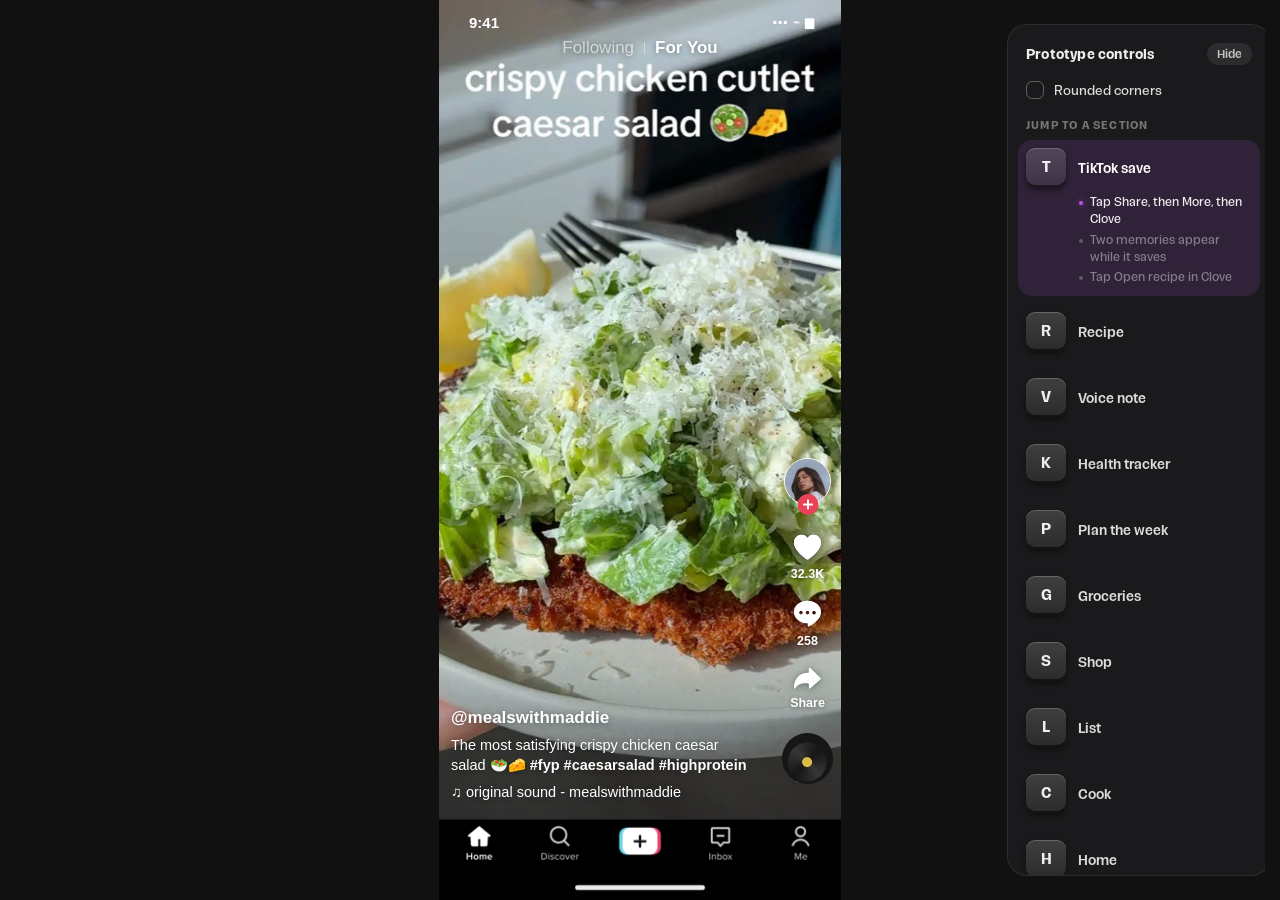
<file: clove-home/index.html>
<!doctype html>
<html lang="en">
<head>
<meta charset="utf-8" />
<meta name="viewport" content="width=device-width, initial-scale=1" />
<title>Clove - Home</title>
<link rel="stylesheet" href="base.css" />
<script src="frame.js"></script>
<link rel="stylesheet" href="styles.css" />
<link rel="stylesheet" href="goals.css" />
<link rel="stylesheet" href="chat.css" />
</head>
<body>

<div class="phone">
  <div class="bg-wash"></div>

  <!-- ============ PageHeader ============ -->
  <header class="page-header">
    <div class="page-header__bar">
      <button class="icon-button" aria-label="Search">
        <span class="ico ico-24"><img src="assets/icons/search.svg" alt="" /></span>
      </button>

      <a class="avatar-group" href="profile.html" aria-label="Profile">
        <div class="user-stack">
          <button class="user-stack__add" aria-label="Add person">
            <span class="ico ico-20"><img src="assets/icons/add-20.svg" alt="" /></span>
          </button>
          <div class="avatar-32"><img src="assets/img/avatar-user1.png" alt="" /></div>
          <div class="avatar-32"><img src="assets/img/avatar-user2.png" alt="" /></div>
        </div>
        <span class="ico ico-20"><img src="assets/icons/chevron-down.svg" alt="" /></span>
      </a>
    </div>
  </header>

  <!-- ============ Hero ============ -->
  <section class="hero">
    <h1 class="hero__title">What’s for dinner?</h1>

    <div class="hero__composer">
      <div class="chat-surface">
        <img class="chat-surface__logo" src="assets/img/clove-logo.png" alt="Clove" />
        <div class="chat-surface__field"><p>Ask Clove  </p></div>
        <div class="chat-surface__action">
          <button class="composer-button" aria-label="Voice">
            <span class="ico ico-20"><img src="assets/icons/audio-lines.svg" alt="" /></span>
          </button>
        </div>
      </div>

      <div class="prompt-rail">
        <div class="prompt-rail__strip">
          <button class="prompt" style="width:288px"><span>🍣</span><span>Write me a grocery list under $100</span></button>
          <button class="prompt" style="width:191px"><span>😵‍💫</span><span>“I’m too tired” dinner</span></button>
          <button class="prompt" style="width:167px"><span>👩‍🍳</span><span>“Chef-y” but easy</span></button>
          <button class="prompt" style="width:204px"><span>🧈</span><span>Butter board (pls help)</span></button>
          <button class="prompt" style="width:183px"><span>💪</span><span>Protein snack plate</span></button>
          <button class="prompt" style="width:183px"><span>🍳</span><span>Crispy chili oil eggs</span></button>
          <button class="prompt" style="width:216px"><span>💍</span><span>Marry me chicken (easy)</span></button>
          <button class="prompt" style="width:188px"><span>🛒</span><span>Trader Joe’s copycat</span></button>
          <button class="prompt" style="width:190px"><span>🍝</span><span>Spicy vodka rigatoni</span></button>
          <button class="prompt" style="width:163px"><span>🍚</span><span>Kimchi fried rice</span></button>
          <button class="prompt" style="width:189px"><span>🥜</span><span>PB&amp;J overnight oats</span></button>
        </div>
      </div>
    </div>
  </section>

  <!-- pinned health tracker: filled synchronously so the page never
       paints without it and then jumps -->
  <div id="goalPinSlot"></div>
  <script src="goals.js"></script>
  <script>CloveGoals.mountHome();</script>

  <!-- ============ Content ============ -->
  <main class="content">

    <!-- Row · Recent -->
    <section class="row">
      <div class="carousel-header">
        <div class="carousel-header__block">
          <div class="carousel-header__heading"><h2>Recent</h2></div>
        </div>
      </div>
      <div class="rail">
        <div class="rail__strip">
          <article class="card-xs">
            <div class="card-xs__image"><img src="assets/img/recipes/kale-caesar.webp" alt="" /></div>
            <p class="card-xs__title">Kale caesar salad</p>
          </article>
          <article class="card-xs">
            <div class="card-xs__image"><img src="assets/img/recipes/creamy-pasta.webp" alt="" /></div>
            <p class="card-xs__title">Creamy pasta</p>
          </article>
          <article class="card-xs">
            <div class="card-xs__image"><img src="assets/img/recipes/beef-stew.webp" alt="" /></div>
            <p class="card-xs__title">Beef stew</p>
          </article>
          <article class="card-xs">
            <div class="card-xs__image"><img src="assets/img/recipes/grain-bowl.webp" alt="" /></div>
            <p class="card-xs__title">Grain bowl</p>
          </article>
          <article class="card-xs">
            <div class="card-xs__image"><img src="assets/img/recipes/roast-chicken.webp" alt="" /></div>
            <p class="card-xs__title">Roast chicken</p>
          </article>
          <article class="card-xs">
            <div class="card-xs__image"><img src="assets/img/recipes/greek-salad.webp" alt="" /></div>
            <p class="card-xs__title">Greek salad</p>
          </article>
          <article class="card-xs">
            <div class="card-xs__image"><img src="assets/img/recipes/brownies.webp" alt="" /></div>
            <p class="card-xs__title">Brownies</p>
          </article>
        </div>
      </div>
    </section>

    <!-- Row · Magic tag carousel -->
    <section class="row">
      <div class="carousel-header">
        <div class="carousel-header__block">
          <div class="carousel-header__heading"><h2>Magic tag carousel</h2></div>
        </div>
      </div>
      <div class="rail">
        <div class="rail__strip">
          <article class="card">
            <div class="card__image"><img class="photo" src="assets/img/recipes/baked-pasta.webp" alt="" /></div>
            <div class="card__text">
              <p class="card__title">Baked pasta</p>
              <div class="card__desc"><span class="avatar-16"></span><span>Tiktok</span></div>
            </div>
          </article>
          <article class="card">
            <div class="card__image"><img class="photo" src="assets/img/recipes/stirfry.webp" alt="" /></div>
            <div class="card__text">
              <p class="card__title">Weeknight stir fry</p>
              <div class="card__desc"><span class="avatar-16"></span><span>Tiktok</span></div>
            </div>
          </article>
          <article class="card">
            <div class="card__image"><img class="photo" src="assets/img/recipes/fish-tomato.webp" alt="" /></div>
            <div class="card__text">
              <p class="card__title">Fish in tomato</p>
              <div class="card__desc"><span class="avatar-16"></span><span>Tiktok</span></div>
            </div>
          </article>
          <article class="card">
            <div class="card__image"><img class="photo" src="assets/img/recipes/rice-bowl.webp" alt="" /></div>
            <div class="card__text">
              <p class="card__title">Crispy rice bowl</p>
              <div class="card__desc"><span class="avatar-16"></span><span>Tiktok</span></div>
            </div>
          </article>
          <div class="tile-community">
            <p>Recipes saved by the Clove community</p>
            <span class="ico ico-24 tile-community__arrow"><img src="assets/icons/arrow-up.svg" alt="" /></span>
          </div>
        </div>
      </div>
    </section>

    <!-- Twists · Create a magic recipe -->
    <section class="row">
      <div class="carousel-header">
        <div class="carousel-header__block">
          <div class="carousel-header__heading">
            <span class="ico ico-20"><img src="assets/icons/sparkles.svg" alt="" /></span>
            <h2>Create a magic recipe</h2>
          </div>
        </div>
      </div>
      <div class="rail twists-rail">
        <div class="rail__strip">
          <button class="twist twist--protein">
            <span class="twist__icon twist__icon--protein">
              <img class="base" src="assets/icons/twist-protein.svg" alt="" />
              <span class="twist__ring">
                <span class="arc arc--track"><img src="assets/icons/twist-protein-e330.svg" alt="" /></span>
                <span class="arc arc--fill"><img src="assets/icons/twist-protein-e339.svg" alt="" /></span>
                <img class="glyph" src="assets/icons/twist-biceps.svg" alt="" />
              </span>
            </span>
            <p>A quick and easy high-protein dinner</p>
          </button>
          <button class="twist twist--healthy">
            <span class="twist__icon twist__icon--heart">
              <img class="base" src="assets/icons/twist-healthy.svg" alt="" />
              <img class="inner" src="assets/icons/twist-healthy-e2.svg" alt="" />
              <span class="emoji">❤️</span>
            </span>
            <p>A healthy weeknight quick win dinner</p>
          </button>
          <button class="twist twist--salad">
            <span class="twist__icon twist__icon--art"><img src="assets/icons/twist-salad.svg" alt="" /></span>
            <p>Make this recipe with ingredients I have</p>
          </button>
          <button class="twist twist--simpler">
            <span class="twist__icon twist__icon--art"><img src="assets/icons/twist-emulsification.svg" alt="" /></span>
            <p>Make this recipe simpler</p>
          </button>
          <button class="twist twist--substitute">
            <span class="twist__icon twist__icon--art"><img src="assets/icons/twist-refresh.svg" alt="" /></span>
            <p>Substitute an ingredient I don’t have</p>
          </button>
        </div>
      </div>
    </section>

    <!-- Row · Magic tag carousel (scrolled) -->
    <section class="row">
      <div class="carousel-header">
        <div class="carousel-header__block">
          <div class="carousel-header__heading"><h2>Magic tag carousel</h2></div>
        </div>
      </div>
      <div class="rail" data-scroll="339">
        <div class="rail__strip">
          <article class="card">
            <div class="card__image"><img class="photo" src="assets/img/recipes/charred-broccoli.webp" alt="" /></div>
            <div class="card__text">
              <p class="card__title">Charred broccoli</p>
              <div class="card__desc"><span class="avatar-16"></span><span>Tiktok</span></div>
            </div>
          </article>
          <article class="card">
            <div class="card__image"><img class="photo" src="assets/img/recipes/porchetta.webp" alt="" /></div>
            <div class="card__text">
              <p class="card__title">Porchetta</p>
              <div class="card__desc"><span class="avatar-16"></span><span>Tiktok</span></div>
            </div>
          </article>
          <div class="tile-community">
            <p>Recipes saved by the Clove community</p>
            <span class="ico ico-24 tile-community__arrow"><img src="assets/icons/arrow-up.svg" alt="" /></span>
          </div>
          <article class="card">
            <div class="card__image">
              <img class="photo" src="assets/img/recipes/skewers.webp" alt="" />
              <span class="card__badge">25 min</span>
              <button class="card__bookmark" aria-label="Save">
                <span class="ico ico-20"><img src="assets/icons/bookmark-btn.svg" alt="" /></span>
              </button>
            </div>
            <div class="card__text">
              <p class="card__title">Public imported recipe</p>
              <div class="card__desc">
                <span class="avatar-16"><img src="assets/img/avatar.png" alt="" /></span><span>Clove kitchen</span>
              </div>
            </div>
          </article>
          <article class="card">
            <div class="card__image">
              <img class="photo" src="assets/img/recipes/cauliflower-bowl.webp" alt="" />
              <span class="card__badge">25 min</span>
              <button class="card__bookmark" aria-label="Save">
                <span class="ico ico-20"><img src="assets/icons/bookmark-btn.svg" alt="" /></span>
              </button>
            </div>
            <div class="card__text">
              <p class="card__title">Public imported recipe</p>
              <div class="card__desc">
                <span class="avatar-16"><img src="assets/img/avatar.png" alt="" /></span><span>Clove kitchen</span>
              </div>
            </div>
          </article>
        </div>
      </div>
    </section>

    <!-- Row · Popular on Clove -->
    <section class="row">
      <div class="carousel-header">
        <div class="carousel-header__block">
          <div class="carousel-header__heading"><h2>Popular on Clove</h2></div>
        </div>
      </div>
      <div class="rail rail--xl" data-scroll="378">
        <div class="rail__strip">
          <article class="card-xl">
            <img class="card-xl__video" src="assets/img/video-poster.jpg" alt="" />
            <div class="card-xl__scrim"></div>
            <div class="list-cookbook">
              <div class="list-cookbook__image"><img src="assets/img/steak.png" alt="" /></div>
              <div class="list-cookbook__text">
                <p class="list-cookbook__title">Filipino Pork BBQ (Inihaw na Baboy)</p>
                <div class="list-cookbook__desc">
                  <span class="avatar-16"><img src="assets/img/avatar.png" alt="" /></span>
                  <span>@chefzach</span>
                  <span class="list-cookbook__dot">·</span>
                  <span class="list-cookbook__plays">
                    <span class="ico ico-12"><img src="assets/icons/play.svg" alt="" /></span>
                    <span>64.4M</span>
                  </span>
                </div>
              </div>
              <button class="button-primary"><span>Import</span></button>
            </div>
          </article>

          <article class="card-xl">
            <img class="card-xl__video" src="assets/img/video-poster.jpg" alt="" />
            <div class="card-xl__scrim"></div>
            <div class="list-cookbook">
              <div class="list-cookbook__image"><img src="assets/img/steak.png" alt="" /></div>
              <div class="list-cookbook__text">
                <p class="list-cookbook__title">Peppercorn crusted steak with a  long recipe titl</p>
                <div class="list-cookbook__desc">
                  <span class="avatar-16"><img src="assets/img/avatar.png" alt="" /></span>
                  <span>@chefzach</span>
                  <span class="list-cookbook__dot">·</span>
                  <span class="list-cookbook__plays">
                    <span class="ico ico-12"><img src="assets/icons/play.svg" alt="" /></span>
                    <span>64.4M</span>
                  </span>
                </div>
              </div>
              <button class="button-primary"><span>Import</span></button>
            </div>
          </article>

          <article class="card-xl">
            <img class="card-xl__video" src="assets/img/video-poster.jpg" alt="" />
            <div class="card-xl__scrim"></div>
            <div class="list-cookbook">
              <div class="list-cookbook__image"><img src="assets/img/steak.png" alt="" /></div>
              <div class="list-cookbook__text">
                <p class="list-cookbook__title">Filipino Pork BBQ (Inihaw na Baboy)</p>
                <div class="list-cookbook__desc">
                  <span class="avatar-16"><img src="assets/img/avatar.png" alt="" /></span>
                  <span>@chefzach</span>
                  <span class="list-cookbook__dot">·</span>
                  <span class="list-cookbook__plays">
                    <span class="ico ico-12"><img src="assets/icons/play.svg" alt="" /></span>
                    <span>64.4M</span>
                  </span>
                </div>
              </div>
              <button class="button-primary"><span>Import</span></button>
            </div>
          </article>
        </div>
      </div>
    </section>

    <!-- Row · Magic tag carousel -->
    <section class="row">
      <div class="carousel-header">
        <div class="carousel-header__block">
          <div class="carousel-header__heading"><h2>Magic tag carousel</h2></div>
        </div>
      </div>
      <div class="rail">
        <div class="rail__strip">
          <article class="card">
            <div class="card__image"><img class="photo" src="assets/img/recipes/short-ribs.webp" alt="" /></div>
            <div class="card__text">
              <p class="card__title">Short ribs</p>
              <div class="card__desc"><span class="avatar-16"></span><span>Tiktok</span></div>
            </div>
          </article>
          <article class="card">
            <div class="card__image"><img class="photo" src="assets/img/recipes/lettuce-cups.webp" alt="" /></div>
            <div class="card__text">
              <p class="card__title">Lettuce cups</p>
              <div class="card__desc"><span class="avatar-16"></span><span>Tiktok</span></div>
            </div>
          </article>
          <div class="tile-community">
            <p>Recipes saved by the Clove community</p>
            <span class="ico ico-24 tile-community__arrow"><img src="assets/icons/arrow-up.svg" alt="" /></span>
          </div>
          <article class="card">
            <div class="card__image">
              <img class="photo" src="assets/img/recipes/ragu-pot.webp" alt="" />
              <span class="card__badge">25 min</span>
              <button class="card__bookmark" aria-label="Save">
                <span class="ico ico-20"><img src="assets/icons/bookmark-btn.svg" alt="" /></span>
              </button>
            </div>
            <div class="card__text">
              <p class="card__title">Public imported recipe</p>
              <div class="card__desc">
                <span class="avatar-16"><img src="assets/img/avatar.png" alt="" /></span><span>Clove kitchen</span>
              </div>
            </div>
          </article>
          <article class="card">
            <div class="card__image">
              <img class="photo" src="assets/img/recipes/whole-fish.webp" alt="" />
              <span class="card__badge">25 min</span>
              <button class="card__bookmark" aria-label="Save">
                <span class="ico ico-20"><img src="assets/icons/bookmark-btn.svg" alt="" /></span>
              </button>
            </div>
            <div class="card__text">
              <p class="card__title">Public imported recipe</p>
              <div class="card__desc">
                <span class="avatar-16"><img src="assets/img/avatar.png" alt="" /></span><span>Clove kitchen</span>
              </div>
            </div>
          </article>
        </div>
      </div>
    </section>

    <!-- Row · Magic tag carousel -->
    <section class="row">
      <div class="carousel-header">
        <div class="carousel-header__block">
          <div class="carousel-header__heading"><h2>Magic tag carousel</h2></div>
        </div>
      </div>
      <div class="rail">
        <div class="rail__strip">
<article class="card">
  <div class="card__image"><img class="photo" src="assets/img/recipes/pea-stew.webp" alt="" /></div>
  <div class="card__text">
    <p class="card__title">Pea and mint stew</p>
    <div class="card__desc"><span class="avatar-16"></span><span>Tiktok</span></div>
  </div>
</article>
<article class="card">
  <div class="card__image"><img class="photo" src="assets/img/recipes/cucumber-salad.webp" alt="" /></div>
  <div class="card__text">
    <p class="card__title">Cucumber salad</p>
    <div class="card__desc"><span class="avatar-16"></span><span>Tiktok</span></div>
  </div>
</article>
<article class="card">
  <div class="card__image"><img class="photo" src="assets/img/recipes/drumsticks.webp" alt="" /></div>
  <div class="card__text">
    <p class="card__title">Drumsticks</p>
    <div class="card__desc"><span class="avatar-16"></span><span>Tiktok</span></div>
  </div>
</article>
<div class="tile-community">
  <p>Recipes saved by the Clove community</p>
  <span class="ico ico-24 tile-community__arrow"><img src="assets/icons/arrow-up.svg" alt="" /></span>
</div>
<article class="card">
  <div class="card__image">
    <img class="photo" src="assets/img/recipes/bean-salad.webp" alt="" />
    <span class="card__badge">25 min</span>
    <button class="card__bookmark" aria-label="Save">
      <span class="ico ico-20"><img src="assets/icons/bookmark-btn.svg" alt="" /></span>
    </button>
  </div>
  <div class="card__text">
    <p class="card__title">Public imported recipe</p>
    <div class="card__desc">
      <span class="avatar-16"><img src="assets/img/avatar.png" alt="" /></span><span>Clove kitchen</span>
    </div>
  </div>
</article>
        </div>
      </div>
    </section>


    <!-- Row · Magic tag carousel -->
    <section class="row">
      <div class="carousel-header">
        <div class="carousel-header__block">
          <div class="carousel-header__heading"><h2>Magic tag carousel</h2></div>
        </div>
      </div>
      <div class="rail">
        <div class="rail__strip">
<article class="card">
  <div class="card__image"><img class="photo" src="assets/img/recipes/crispy-chickpeas.webp" alt="" /></div>
  <div class="card__text">
    <p class="card__title">Crispy chickpeas</p>
    <div class="card__desc"><span class="avatar-16"></span><span>Tiktok</span></div>
  </div>
</article>
<article class="card">
  <div class="card__image"><img class="photo" src="assets/img/recipes/fennel-salad.webp" alt="" /></div>
  <div class="card__text">
    <p class="card__title">Fennel salad</p>
    <div class="card__desc"><span class="avatar-16"></span><span>Tiktok</span></div>
  </div>
</article>
<article class="card">
  <div class="card__image"><img class="photo" src="assets/img/recipes/chicken-bake.webp" alt="" /></div>
  <div class="card__text">
    <p class="card__title">One tray chicken bake</p>
    <div class="card__desc"><span class="avatar-16"></span><span>Tiktok</span></div>
  </div>
</article>
<article class="card">
  <div class="card__image"><img class="photo" src="assets/img/recipes/beet-salad.webp" alt="" /></div>
  <div class="card__text">
    <p class="card__title">Beet salad</p>
    <div class="card__desc"><span class="avatar-16"></span><span>Tiktok</span></div>
  </div>
</article>
<div class="tile-community">
  <p>Recipes saved by the Clove community</p>
  <span class="ico ico-24 tile-community__arrow"><img src="assets/icons/arrow-up.svg" alt="" /></span>
</div>
        </div>
      </div>
    </section>


    <!-- Row · Magic tag carousel -->
    <section class="row">
      <div class="carousel-header">
        <div class="carousel-header__block">
          <div class="carousel-header__heading"><h2>Magic tag carousel</h2></div>
        </div>
      </div>
      <div class="rail">
        <div class="rail__strip">
<article class="card">
  <div class="card__image"><img class="photo" src="assets/img/recipes/wings.jpeg" alt="" /></div>
  <div class="card__text">
    <p class="card__title">Sticky wings</p>
    <div class="card__desc"><span class="avatar-16"></span><span>Tiktok</span></div>
  </div>
</article>
<article class="card">
  <div class="card__image"><img class="photo" src="assets/img/recipes/salad-slaw.webp" alt="" /></div>
  <div class="card__text">
    <p class="card__title">Crunchy slaw</p>
    <div class="card__desc"><span class="avatar-16"></span><span>Tiktok</span></div>
  </div>
</article>
<div class="tile-community">
  <p>Recipes saved by the Clove community</p>
  <span class="ico ico-24 tile-community__arrow"><img src="assets/icons/arrow-up.svg" alt="" /></span>
</div>
<article class="card">
  <div class="card__image">
    <img class="photo" src="assets/img/recipes/creamy-soup.webp" alt="" />
    <span class="card__badge">25 min</span>
    <button class="card__bookmark" aria-label="Save">
      <span class="ico ico-20"><img src="assets/icons/bookmark-btn.svg" alt="" /></span>
    </button>
  </div>
  <div class="card__text">
    <p class="card__title">Public imported recipe</p>
    <div class="card__desc">
      <span class="avatar-16"><img src="assets/img/avatar.png" alt="" /></span><span>Clove kitchen</span>
    </div>
  </div>
</article>
<article class="card">
  <div class="card__image">
    <img class="photo" src="assets/img/recipes/white-beans.webp" alt="" />
    <span class="card__badge">25 min</span>
    <button class="card__bookmark" aria-label="Save">
      <span class="ico ico-20"><img src="assets/icons/bookmark-btn.svg" alt="" /></span>
    </button>
  </div>
  <div class="card__text">
    <p class="card__title">Public imported recipe</p>
    <div class="card__desc">
      <span class="avatar-16"><img src="assets/img/avatar.png" alt="" /></span><span>Clove kitchen</span>
    </div>
  </div>
</article>
        </div>
      </div>
    </section>


    <!-- Row · Magic tag carousel -->
    <section class="row">
      <div class="carousel-header">
        <div class="carousel-header__block">
          <div class="carousel-header__heading"><h2>Magic tag carousel</h2></div>
        </div>
      </div>
      <div class="rail">
        <div class="rail__strip">
<article class="card">
  <div class="card__image"><img class="photo" src="assets/img/recipes/greens.webp" alt="" /></div>
  <div class="card__text">
    <p class="card__title">Braised greens</p>
    <div class="card__desc"><span class="avatar-16"></span><span>Tiktok</span></div>
  </div>
</article>
<article class="card">
  <div class="card__image"><img class="photo" src="assets/img/recipes/basil-pork-rice.jpeg" alt="" /></div>
  <div class="card__text">
    <p class="card__title">Basil pork rice bowl</p>
    <div class="card__desc"><span class="avatar-16"></span><span>Tiktok</span></div>
  </div>
</article>
<div class="tile-community">
  <p>Recipes saved by the Clove community</p>
  <span class="ico ico-24 tile-community__arrow"><img src="assets/icons/arrow-up.svg" alt="" /></span>
</div>
<article class="card">
  <div class="card__image">
    <img class="photo" src="assets/img/recipes/charred-sprouts.webp" alt="" />
    <span class="card__badge">25 min</span>
    <button class="card__bookmark" aria-label="Save">
      <span class="ico ico-20"><img src="assets/icons/bookmark-btn.svg" alt="" /></span>
    </button>
  </div>
  <div class="card__text">
    <p class="card__title">Public imported recipe</p>
    <div class="card__desc">
      <span class="avatar-16"><img src="assets/img/avatar.png" alt="" /></span><span>Clove kitchen</span>
    </div>
  </div>
</article>
<article class="card">
  <div class="card__image">
    <img class="photo" src="assets/img/recipes/breakfast-jars.webp" alt="" />
    <span class="card__badge">25 min</span>
    <button class="card__bookmark" aria-label="Save">
      <span class="ico ico-20"><img src="assets/icons/bookmark-btn.svg" alt="" /></span>
    </button>
  </div>
  <div class="card__text">
    <p class="card__title">Public imported recipe</p>
    <div class="card__desc">
      <span class="avatar-16"><img src="assets/img/avatar.png" alt="" /></span><span>Clove kitchen</span>
    </div>
  </div>
</article>
        </div>
      </div>
    </section>


    <!-- Row · Magic tag carousel -->
    <section class="row">
      <div class="carousel-header">
        <div class="carousel-header__block">
          <div class="carousel-header__heading"><h2>Magic tag carousel</h2></div>
        </div>
      </div>
      <div class="rail">
        <div class="rail__strip">
<article class="card">
  <div class="card__image"><img class="photo" src="assets/img/recipes/pear-cake.webp" alt="" /></div>
  <div class="card__text">
    <p class="card__title">Pear cake</p>
    <div class="card__desc"><span class="avatar-16"></span><span>Tiktok</span></div>
  </div>
</article>
<article class="card">
  <div class="card__image"><img class="photo" src="assets/img/recipes/baked-pudding.webp" alt="" /></div>
  <div class="card__text">
    <p class="card__title">Baked pudding</p>
    <div class="card__desc"><span class="avatar-16"></span><span>Tiktok</span></div>
  </div>
</article>
<article class="card">
  <div class="card__image"><img class="photo" src="assets/img/recipes/bundt-cake.webp" alt="" /></div>
  <div class="card__text">
    <p class="card__title">Bundt cake</p>
    <div class="card__desc"><span class="avatar-16"></span><span>Tiktok</span></div>
  </div>
</article>
<div class="tile-community">
  <p>Recipes saved by the Clove community</p>
  <span class="ico ico-24 tile-community__arrow"><img src="assets/icons/arrow-up.svg" alt="" /></span>
</div>
<article class="card">
  <div class="card__image">
    <img class="photo" src="assets/img/recipes/chocolate-cake.webp" alt="" />
    <span class="card__badge">25 min</span>
    <button class="card__bookmark" aria-label="Save">
      <span class="ico ico-20"><img src="assets/icons/bookmark-btn.svg" alt="" /></span>
    </button>
  </div>
  <div class="card__text">
    <p class="card__title">Public imported recipe</p>
    <div class="card__desc">
      <span class="avatar-16"><img src="assets/img/avatar.png" alt="" /></span><span>Clove kitchen</span>
    </div>
  </div>
</article>
        </div>
      </div>
    </section>


    <!-- Row · Magic tag carousel -->
    <section class="row">
      <div class="carousel-header">
        <div class="carousel-header__block">
          <div class="carousel-header__heading"><h2>Magic tag carousel</h2></div>
        </div>
      </div>
      <div class="rail">
        <div class="rail__strip">
<article class="card">
  <div class="card__image"><img class="photo" src="assets/img/recipes/flan.webp" alt="" /></div>
  <div class="card__text">
    <p class="card__title">Caramel flan</p>
    <div class="card__desc"><span class="avatar-16"></span><span>Tiktok</span></div>
  </div>
</article>
<article class="card">
  <div class="card__image"><img class="photo" src="assets/img/recipes/kale-caesar.webp" alt="" /></div>
  <div class="card__text">
    <p class="card__title">Kale caesar salad</p>
    <div class="card__desc"><span class="avatar-16"></span><span>Tiktok</span></div>
  </div>
</article>
<div class="tile-community">
  <p>Recipes saved by the Clove community</p>
  <span class="ico ico-24 tile-community__arrow"><img src="assets/icons/arrow-up.svg" alt="" /></span>
</div>
<article class="card">
  <div class="card__image">
    <img class="photo" src="assets/img/recipes/stirfry.webp" alt="" />
    <span class="card__badge">25 min</span>
    <button class="card__bookmark" aria-label="Save">
      <span class="ico ico-20"><img src="assets/icons/bookmark-btn.svg" alt="" /></span>
    </button>
  </div>
  <div class="card__text">
    <p class="card__title">Public imported recipe</p>
    <div class="card__desc">
      <span class="avatar-16"><img src="assets/img/avatar.png" alt="" /></span><span>Clove kitchen</span>
    </div>
  </div>
</article>
<article class="card">
  <div class="card__image">
    <img class="photo" src="assets/img/recipes/roast-chicken.webp" alt="" />
    <span class="card__badge">25 min</span>
    <button class="card__bookmark" aria-label="Save">
      <span class="ico ico-20"><img src="assets/icons/bookmark-btn.svg" alt="" /></span>
    </button>
  </div>
  <div class="card__text">
    <p class="card__title">Public imported recipe</p>
    <div class="card__desc">
      <span class="avatar-16"><img src="assets/img/avatar.png" alt="" /></span><span>Clove kitchen</span>
    </div>
  </div>
</article>
        </div>
      </div>
    </section>


    <!-- Row · Magic tag carousel -->
    <section class="row">
      <div class="carousel-header">
        <div class="carousel-header__block">
          <div class="carousel-header__heading"><h2>Magic tag carousel</h2></div>
        </div>
      </div>
      <div class="rail">
        <div class="rail__strip">
<article class="card">
  <div class="card__image"><img class="photo" src="assets/img/recipes/baked-pasta.webp" alt="" /></div>
  <div class="card__text">
    <p class="card__title">Baked pasta</p>
    <div class="card__desc"><span class="avatar-16"></span><span>Tiktok</span></div>
  </div>
</article>
<article class="card">
  <div class="card__image"><img class="photo" src="assets/img/recipes/greek-salad.webp" alt="" /></div>
  <div class="card__text">
    <p class="card__title">Greek salad</p>
    <div class="card__desc"><span class="avatar-16"></span><span>Tiktok</span></div>
  </div>
</article>
<div class="tile-community">
  <p>Recipes saved by the Clove community</p>
  <span class="ico ico-24 tile-community__arrow"><img src="assets/icons/arrow-up.svg" alt="" /></span>
</div>
<article class="card">
  <div class="card__image">
    <img class="photo" src="assets/img/recipes/short-ribs.webp" alt="" />
    <span class="card__badge">25 min</span>
    <button class="card__bookmark" aria-label="Save">
      <span class="ico ico-20"><img src="assets/icons/bookmark-btn.svg" alt="" /></span>
    </button>
  </div>
  <div class="card__text">
    <p class="card__title">Public imported recipe</p>
    <div class="card__desc">
      <span class="avatar-16"><img src="assets/img/avatar.png" alt="" /></span><span>Clove kitchen</span>
    </div>
  </div>
</article>
<article class="card">
  <div class="card__image">
    <img class="photo" src="assets/img/recipes/grain-bowl.webp" alt="" />
    <span class="card__badge">25 min</span>
    <button class="card__bookmark" aria-label="Save">
      <span class="ico ico-20"><img src="assets/icons/bookmark-btn.svg" alt="" /></span>
    </button>
  </div>
  <div class="card__text">
    <p class="card__title">Public imported recipe</p>
    <div class="card__desc">
      <span class="avatar-16"><img src="assets/img/avatar.png" alt="" /></span><span>Clove kitchen</span>
    </div>
  </div>
</article>
        </div>
      </div>
    </section>

  </main>

<!-- ============ TabBar ============ -->
<nav class="tabbar">
  <div class="tab-group">
    <a class="tab-button" href="index.html" aria-label="Home" aria-current="page">
      <span class="ico ico-24"><img src="assets/icons/tab-house-active.svg" alt="" /></span>
    </a>
    <a class="tab-button" href="recipes.html" aria-label="Library">
      <span class="ico ico-24"><img src="assets/icons/tab-bookmark.svg" alt="" /></span>
    </a>
    <a class="tab-button" href="groceries.html" aria-label="Groceries">
      <span class="ico ico-24"><img src="assets/icons/tab-basket.svg" alt="" /></span>
    </a>
    <a class="tab-button" href="plan.html" aria-label="Plan">
      <span class="ico ico-24"><img src="assets/icons/tab-calendar.svg" alt="" /></span>
    </a>
  </div>
  <button class="chat-button" aria-label="Ask Clove">
    <span class="mark">
      <img class="logo" src="assets/icons/clove-white.svg" alt="" />
      <img class="spark" src="assets/icons/clove-sparkle.svg" alt="" />
    </span>
  </button>
</nav>
</div>

<script src="app.js"></script>
<!-- goals.js loads inline at the tracker slot, before first paint -->
<script src="chat.js"></script>

</body>
</html>
</file>
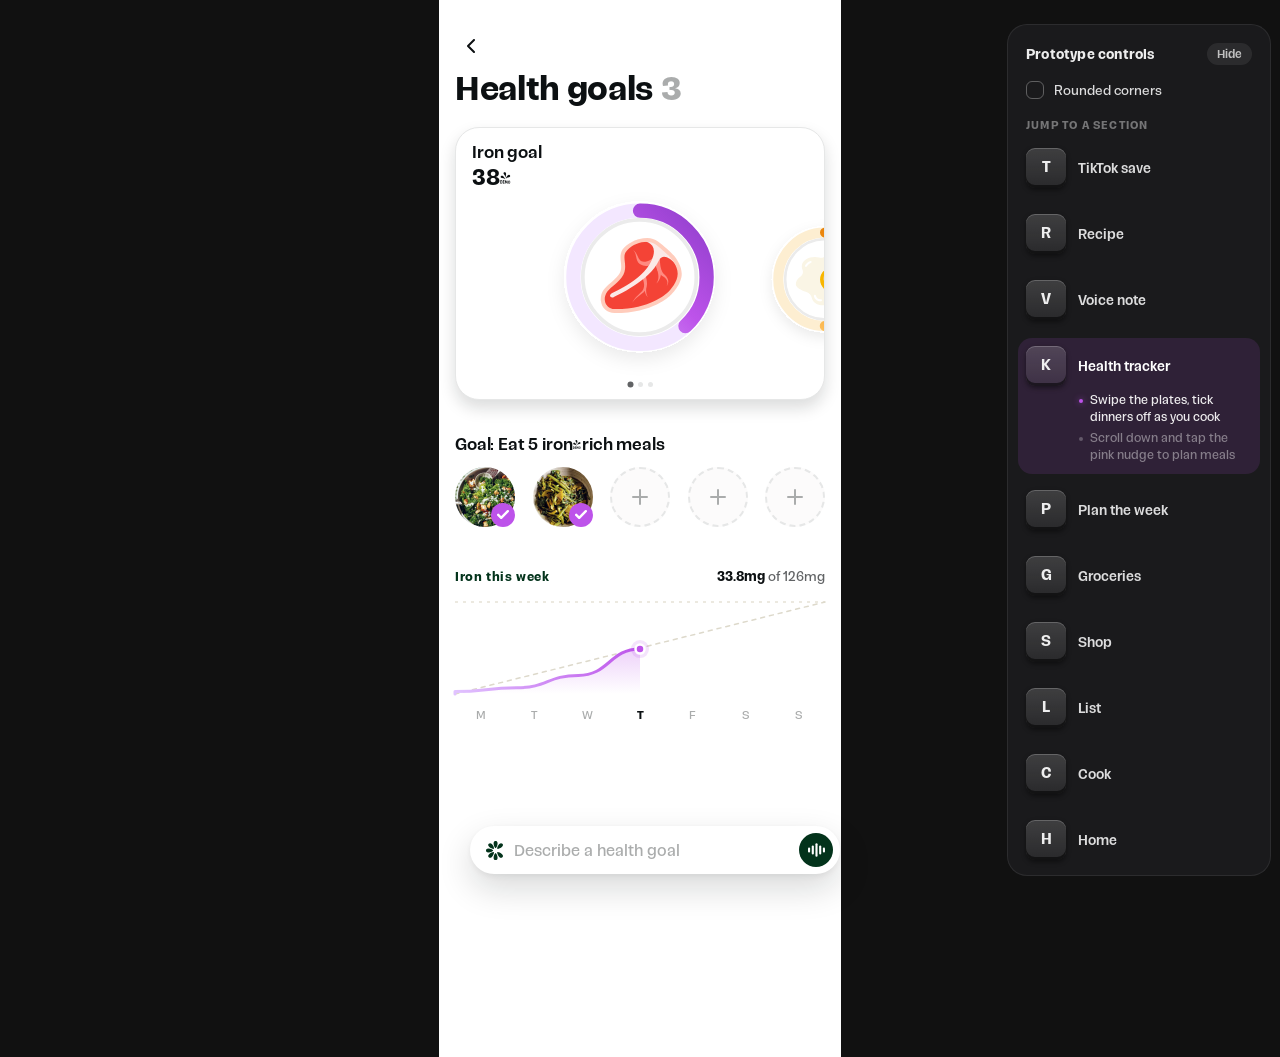
<file: clove-home/goals.html>
<!DOCTYPE html>
<html lang="en">
<head>
<meta charset="utf-8" />
<meta name="viewport" content="width=device-width, initial-scale=1" />
<title>Clove - Health goals</title>
<link rel="stylesheet" href="base.css" />
<script src="frame.js"></script>
<link rel="stylesheet" href="memory.css" />
<link rel="stylesheet" href="goals.css" />
<link rel="stylesheet" href="goals2.css" />
<link rel="stylesheet" href="concepts.css" />
</head>
<body class="goals goals2 c1">
<div class="phone">

  <nav class="gl-nav">
    <button class="gl-nav__back" aria-label="Back" onclick="if(history.length>1){history.back()}else{location.href='index.html'}"><img src="assets/icons/chevron-rt.svg" alt="" /></button>
  </nav>

  <main class="gl-body" id="glBody">
    <div class="gl-title-row">
      <h1 class="gl-title">Health goals</h1>
      <span class="gl-count" id="glCount">3</span>
    </div>

    <!-- the plate IS the chart: a dressed plate per goal, swipe between them -->
    <section class="pcard g2-hero" id="g2Hero">
      <div class="g2-carousel" id="g2Car"></div>
      <div class="g2-hero__meta">
        <p class="g2-hero__lbl" id="g2Lbl">Iron goal</p>
        <p class="g2-hero__pct" id="g2Pct">0%</p>
      </div>
      <div class="g2-dots" id="g2Dots"></div>
    </section>

    <!-- everything below follows the plate you swiped to -->
    <div class="g2-below" id="g2Below">

      <section class="g2-goal">
        <p class="g2-goalline" id="g2GoalLine">Goal: Eat 5 iron-rich meals</p>
        <div class="g2-meals" id="g2Meals"></div>
      </section>

      <section class="gl-week" id="glWeek">
        <div class="gl-week__head"><span class="g2-week-lbl" id="g2WeekLbl">Iron this week</span><span class="gl-week__tot"><b id="glWeekTot">0</b> of <span id="glWeekGoal">0</span></span></div>
        <svg viewBox="0 0 320 108" preserveAspectRatio="none" id="glChart"></svg>
        <div class="gl-week__days"><span>M</span><span>T</span><span>W</span><span class="today">T</span><span>F</span><span>S</span><span>S</span></div>
      </section>

      <div class="gl-plan" id="glPlanWrap">
        <button class="ai-card" id="glPlan">
          <span class="ai-card__clove"><span class="mark"><img class="logo" src="assets/icons/clove-white.svg" alt="" /><img class="spark" src="assets/icons/clove-sparkle.svg" alt="" /></span></span>
          <span class="ai-card__text">
            <span class="t" id="glPlanT">Plan meals to hit your iron goal</span>
            <span class="s" id="glPlanS">Health goal: Iron</span>
          </span>
        </button>
      </div>

    </div>
  </main>

  <!-- recipe picker (CardRecipe, Figma 28275:52775) -->
  <div class="gl-sheet g2-recipes" id="g2Modal" hidden>
    <div class="gl-sheet__scrim" id="g2ModalScrim"></div>
    <div class="gl-sheet__card">
      <div class="gl-sheet__grab"></div>
      <h2 class="gl-sheet__h" id="g2ModalH">Iron-rich dinners</h2>
      <p class="gl-sheet__s" id="g2ModalS">Tap a dinner to add it to your week.</p>
      <div class="g2-rgrid" id="g2Rgrid"></div>
    </div>
  </div>

  <!-- "What are you working on?" -->
  <div class="gl-sheet" id="glSheet" hidden>
    <div class="gl-sheet__scrim" id="glScrim"></div>
    <div class="gl-sheet__card">
      <div class="gl-sheet__grab"></div>
      <h2 class="gl-sheet__h">What are you working on?</h2>
      <p class="gl-sheet__s">Clove shapes every suggestion around this.</p>
      <div class="gl-opts" id="glOpts"></div>
    </div>
  </div>
</div>

<script src="app.js"></script>
<script src="memory.js"></script>
<script src="goals.js"></script>
<script src="plates.js"></script>
<script src="tracker.js"></script>
<script>
  (function () {
    var G = CloveGoals, T = Tracker;
    var TOTAL = T.TOTAL, PITCH = 185; /* slide 152 + gap 33 */
    var active = 0;
    T.cur = function () { return T.slides()[active]; };

    /* ---- hero carousel: an illustrated plate per goal ---- */
    function setMeta(i, animatePct) {
      var s = T.slides()[i];
      document.getElementById("g2Lbl").textContent = s.label + " goal";
      var pctEl = document.getElementById("g2Pct");
      var target = Math.round(s.pct * 100);
      clearInterval(pctEl._iv);
      if (animatePct) {
        var t0 = Date.now();
        pctEl._iv = setInterval(function () {
          var k = Math.min(1, (Date.now() - t0) / 1100); k = 1 - Math.pow(1 - k, 3);
          pctEl.textContent = Math.round(target * k) + "%";
          if (k >= 1) clearInterval(pctEl._iv);
        }, 16);
      } else pctEl.textContent = target + "%";
      document.querySelectorAll("#g2Dots i").forEach(function (d, j) { d.classList.toggle("on", j === i); });
    }
    function renderHero(animate) {
      var car = document.getElementById("g2Car");
      car.innerHTML = T.slides().map(function (s) {
        return '<div class="g2-slide"><div class="plate-chart">' +
          '<img src="' + (ClovePlates.IMG[s.label] || ClovePlates.IMG.Iron) + '" alt="" />' +
          ClovePlates.lipRing(s.pct, s.color, s.track, animate) +
          "</div></div>";
      }).join("");
      document.getElementById("g2Dots").innerHTML = T.slides().map(function () { return "<i></i>"; }).join("");
      active = Math.max(0, Math.min(T.slides().length - 1, Math.round(car.scrollLeft / PITCH)));
      markActive();
      setMeta(active, animate && active === 0);
      if (animate) setTimeout(function () { G.playRings(car); }, 150);
    }
    function easeActiveRing() {
      var slide = document.querySelectorAll("#g2Car .g2-slide")[active];
      var arc = slide && slide.querySelector(".gl-ring__arc");
      if (!arc) return;
      var C = 2 * Math.PI * parseFloat(arc.getAttribute("r"));
      arc.style.transition = "stroke-dasharray 900ms cubic-bezier(.25,1,.35,1)";
      arc.setAttribute("stroke-dasharray", (T.cur().pct * C).toFixed(1) + " " + C.toFixed(1));
    }
    /* the plate grows and glows when a meal is ticked off */
    function pulsePlate() {
      var chart = document.querySelectorAll("#g2Car .plate-chart")[active];
      if (!chart) return;
      chart.style.setProperty("--glow", T.cur().color);
      chart.classList.remove("tickp");
      void chart.offsetWidth;
      chart.classList.add("tickp");
    }
    function markActive() {
      document.querySelectorAll("#g2Car .g2-slide").forEach(function (sl, k) {
        sl.classList.toggle("on", k === active);
      });
    }
    document.getElementById("g2Car").addEventListener("scroll", function () {
      var i = Math.max(0, Math.min(T.slides().length - 1, Math.round(this.scrollLeft / PITCH)));
      if (i === active) return;
      active = i;
      markActive();
      setMeta(i, false);
      var below = document.getElementById("g2Below");
      below.classList.add("g2-below--fade");
      clearTimeout(below._t);
      below._t = setTimeout(function () {
        renderBelow(false);
        below.classList.remove("g2-below--fade");
      }, 150);
    }, { passive: true });

    /* ---- meal circles ---- */
    function renderMeals(popIdx) {
      var s = T.cur();
      document.getElementById("g2GoalLine").textContent = "Goal: Eat " + TOTAL + " " + T.metaFor(s.label).flavor + " meals";
      document.getElementById("g2Meals").innerHTML = T.slotsFor(s.label).map(function (m, i) {
        if (!m) return '<button class="g2-meal g2-meal--empty" data-i="' + i + '" aria-label="Add a dinner"></button>';
        return '<button class="g2-meal' + (m.done ? " done" : " g2-meal--planned") + (i === popIdx ? " g2-meal--in" : "") + '" data-i="' + i + '" aria-label="' + m.t + '">' +
          '<img src="' + m.img + '" alt="" />' +
          (m.done
            ? '<span class="g2-meal__badge" style="background:' + s.color + '"><img src="assets/icons/check-sm.svg" alt="" /></span>'
            : '<span class="g2-meal__badge cal"><img src="assets/icons/cal-24-dark.svg" alt="" /></span>') +
          "</button>";
      }).join("");
    }
    document.getElementById("g2Meals").addEventListener("click", function (e) {
      var btn = e.target.closest(".g2-meal");
      if (!btn) return;
      var i = Number(btn.dataset.i);
      var slots = T.slotsFor(T.cur().label);
      if (!slots[i]) { T.openModal(); return; }
      slots[i].done = !slots[i].done;
      T.saveState();
      renderMeals(-1);
      easeActiveRing();
      setMeta(active, false);
      T.drawWeek(T.cur());
      if (slots[i].done) {
        if (T.maybeCelebrate(T.cur().label)) {
          var chart = document.querySelectorAll("#g2Car .plate-chart")[active];
          chart.classList.remove("celebrate"); void chart.offsetWidth;
          chart.classList.add("celebrate");
        } else pulsePlate();
      }
    });

    /* ---- everything under the carousel ---- */
    function renderBelow(animate) {
      var s = T.cur();
      renderMeals(-1);
      T.drawWeek(s);
      document.getElementById("glPlanT").textContent = "Plan meals to hit your " + s.label.toLowerCase() + " goal";
      document.getElementById("glPlanS").textContent = "Health goal: " + s.label;
      document.getElementById("glPlanWrap").style.display = s.label === "Iron" ? "" : "none";
      if (s.label !== "Iron") return;
      var planCard = document.querySelector("#glPlanWrap .ai-card");
      clearTimeout(planCard._t);
      if (animate) {
        planCard.classList.remove("ai-card--reveal");
        planCard.classList.add("ai-card--wait");
        planCard._t = setTimeout(function () {
          planCard.classList.remove("ai-card--wait");
          planCard.classList.add("ai-card--reveal");
        }, 1200);
      } else {
        planCard.classList.remove("ai-card--wait");
        planCard.classList.add("ai-card--reveal");
      }
    }
    function render(animate) {
      renderHero(animate);
      renderBelow(animate);
      document.getElementById("glCount").textContent = T.slides().length;
    }

    T.addAsDone = true;
    T.onAdd = function (free) {
      renderMeals(free);
      easeActiveRing();
      setMeta(active, false);
      T.drawWeek(T.cur());
      pulsePlate();
    };
    T.onMealChange = function () {
      renderMeals(-1);
      easeActiveRing();
      setMeta(active, false);
      T.drawWeek(T.cur());
    };
    T.bindLongPress(document.getElementById("g2Meals"), function (i) { T.openMealSheet(i); });
    T.makeSwipeable(document.getElementById("g2Car"), PITCH, function () { return T.slides().length; });
    /* tapping a peeking plate slides to it */
    document.getElementById("g2Car").addEventListener("click", function (e) {
      var slide = e.target.closest(".g2-slide");
      if (!slide) return;
      var idx = Array.prototype.indexOf.call(this.children, slide);
      if (idx > -1 && idx !== active) this.scrollTo({ left: idx * PITCH, behavior: "smooth" });
    });
    T.onGoalAdded = function (label) {
      render(true);
      setTimeout(function () {
        var idx = T.slides().map(function (x) { return x.label; }).indexOf(label);
        document.getElementById("g2Car").scrollTo({ left: idx * PITCH, behavior: "smooth" });
      }, 350);
    };
    T.bindSheet(render);
    /* the contextual nudge continues the flow: plan the week around the goal */
    document.getElementById("glPlan").addEventListener("click", function () {
      location.href = localStorage.getItem("clovePlanned") ? "plan.html" : "plan.html?ask=1";
    });
    render(true);
  })();
</script>
</body>
</html>
</file>
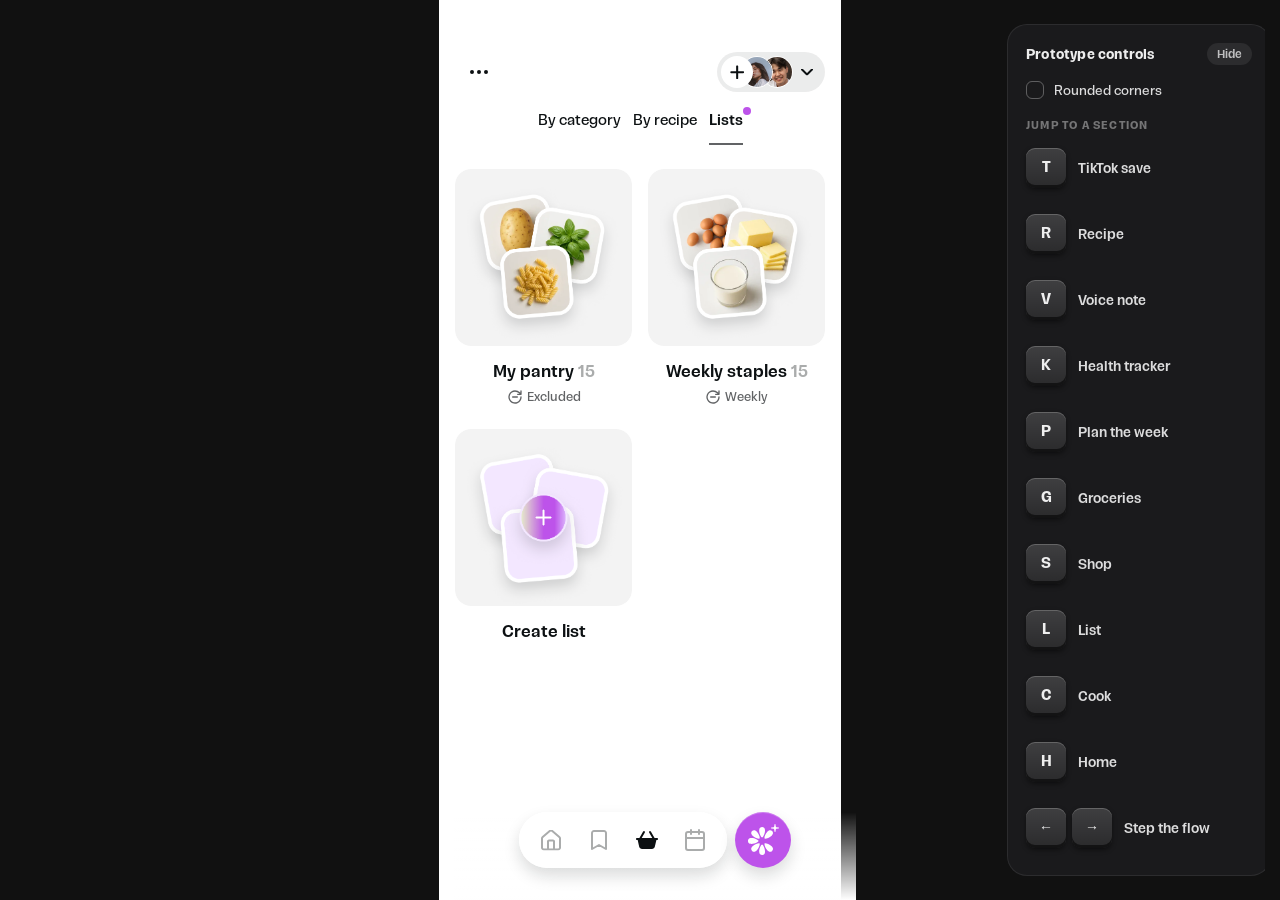
<file: clove-home/groceries-lists.html>
<!doctype html>
<html lang="en">
<head>
<meta charset="utf-8" />
<meta name="viewport" content="width=device-width, initial-scale=1" />
<title>Clove - Lists</title>
<link rel="stylesheet" href="base.css" />
<script src="frame.js"></script>
<link rel="stylesheet" href="groceries.css" />
<link rel="stylesheet" href="checkout.css" />
<link rel="stylesheet" href="chat.css" />
</head>
<body>

<div class="phone">
<!-- ============ Header ============ -->
<header class="page-header">
  <div class="page-header__bar">
    <button class="icon-button" aria-label="More">
      <span class="ico ico-24"><img src="assets/icons/more-h.svg" alt="" /></span>
    </button>

    <a class="avatar-group" href="profile.html" aria-label="Profile">
      <div class="user-stack">
        <button class="user-stack__add" aria-label="Add person">
          <span class="ico ico-20"><img src="assets/icons/add-20.svg" alt="" /></span>
        </button>
        <div class="avatar-32"><img src="assets/img/avatar-user1.png" alt="" /></div>
        <div class="avatar-32"><img src="assets/img/avatar-user2.png" alt="" /></div>
      </div>
      <span class="ico ico-20"><img src="assets/icons/chevron-down.svg" alt="" /></span>
    </a>
  </div>
</header>
<nav class="seg-tabs">
  <a class="seg-tab" href="groceries.html">By category</a>
  <a class="seg-tab" href="groceries.html">By recipe</a>
  <a class="seg-tab" href="groceries-lists.html" aria-current="page">Lists<span class="dot"></span></a>
</nav>
  <!-- ============ Lists · 28052:48476 ============ -->
  <main class="lists-grid-wrap">
    <div class="lists-grid">
      <a class="list-card" href="pantry.html">
        <span class="list-card__art"><img src="assets/img/list-pantry.png" alt="" /></span>
        <div class="list-card__text">
          <p class="list-card__title">My pantry <span class="count">15</span></p>
          <div class="list-card__meta">
            <span class="ico ico-16"><img src="assets/icons/rotate-cw.svg" alt="" /></span>
            <span>Excluded</span>
          </div>
        </div>
      </a>
      <a class="list-card" href="pantry.html">
        <span class="list-card__art"><img src="assets/img/list-staples.png" alt="" /></span>
        <div class="list-card__text">
          <p class="list-card__title">Weekly staples <span class="count">15</span></p>
          <div class="list-card__meta">
            <span class="ico ico-16"><img src="assets/icons/rotate-cw.svg" alt="" /></span>
            <span>Weekly</span>
          </div>
        </div>
      </a>
      <button class="list-card">
        <span class="list-card__art"><img src="assets/img/list-create.png" alt="" /></span>
        <div class="list-card__text">
          <p class="list-card__title">Create list</p>
        </div>
      </button>
    </div>
  </main>

<!-- ============ TabBar ============ -->
<nav class="tabbar">
  <div class="tab-group">
    <a class="tab-button" href="index.html" aria-label="Home">
      <span class="ico ico-24"><img src="assets/icons/tab-house.svg" alt="" /></span>
    </a>
    <a class="tab-button" href="recipes.html" aria-label="Library">
      <span class="ico ico-24"><img src="assets/icons/tab-bookmark.svg" alt="" /></span>
    </a>
    <a class="tab-button" href="groceries.html" aria-label="Groceries" aria-current="page">
      <span class="ico ico-24"><img src="assets/icons/tab-basket-active.svg" alt="" /></span>
    </a>
    <a class="tab-button" href="plan.html" aria-label="Plan">
      <span class="ico ico-24"><img src="assets/icons/tab-calendar.svg" alt="" /></span>
    </a>
  </div>
  <button class="chat-button" aria-label="Ask Clove">
    <span class="mark">
      <img class="logo" src="assets/icons/clove-white.svg" alt="" />
      <img class="spark" src="assets/icons/clove-sparkle.svg" alt="" />
    </span>
  </button>
</nav>

</div>

<script src="app.js"></script>
<script src="chat.js"></script>
</body>
</html>
</file>
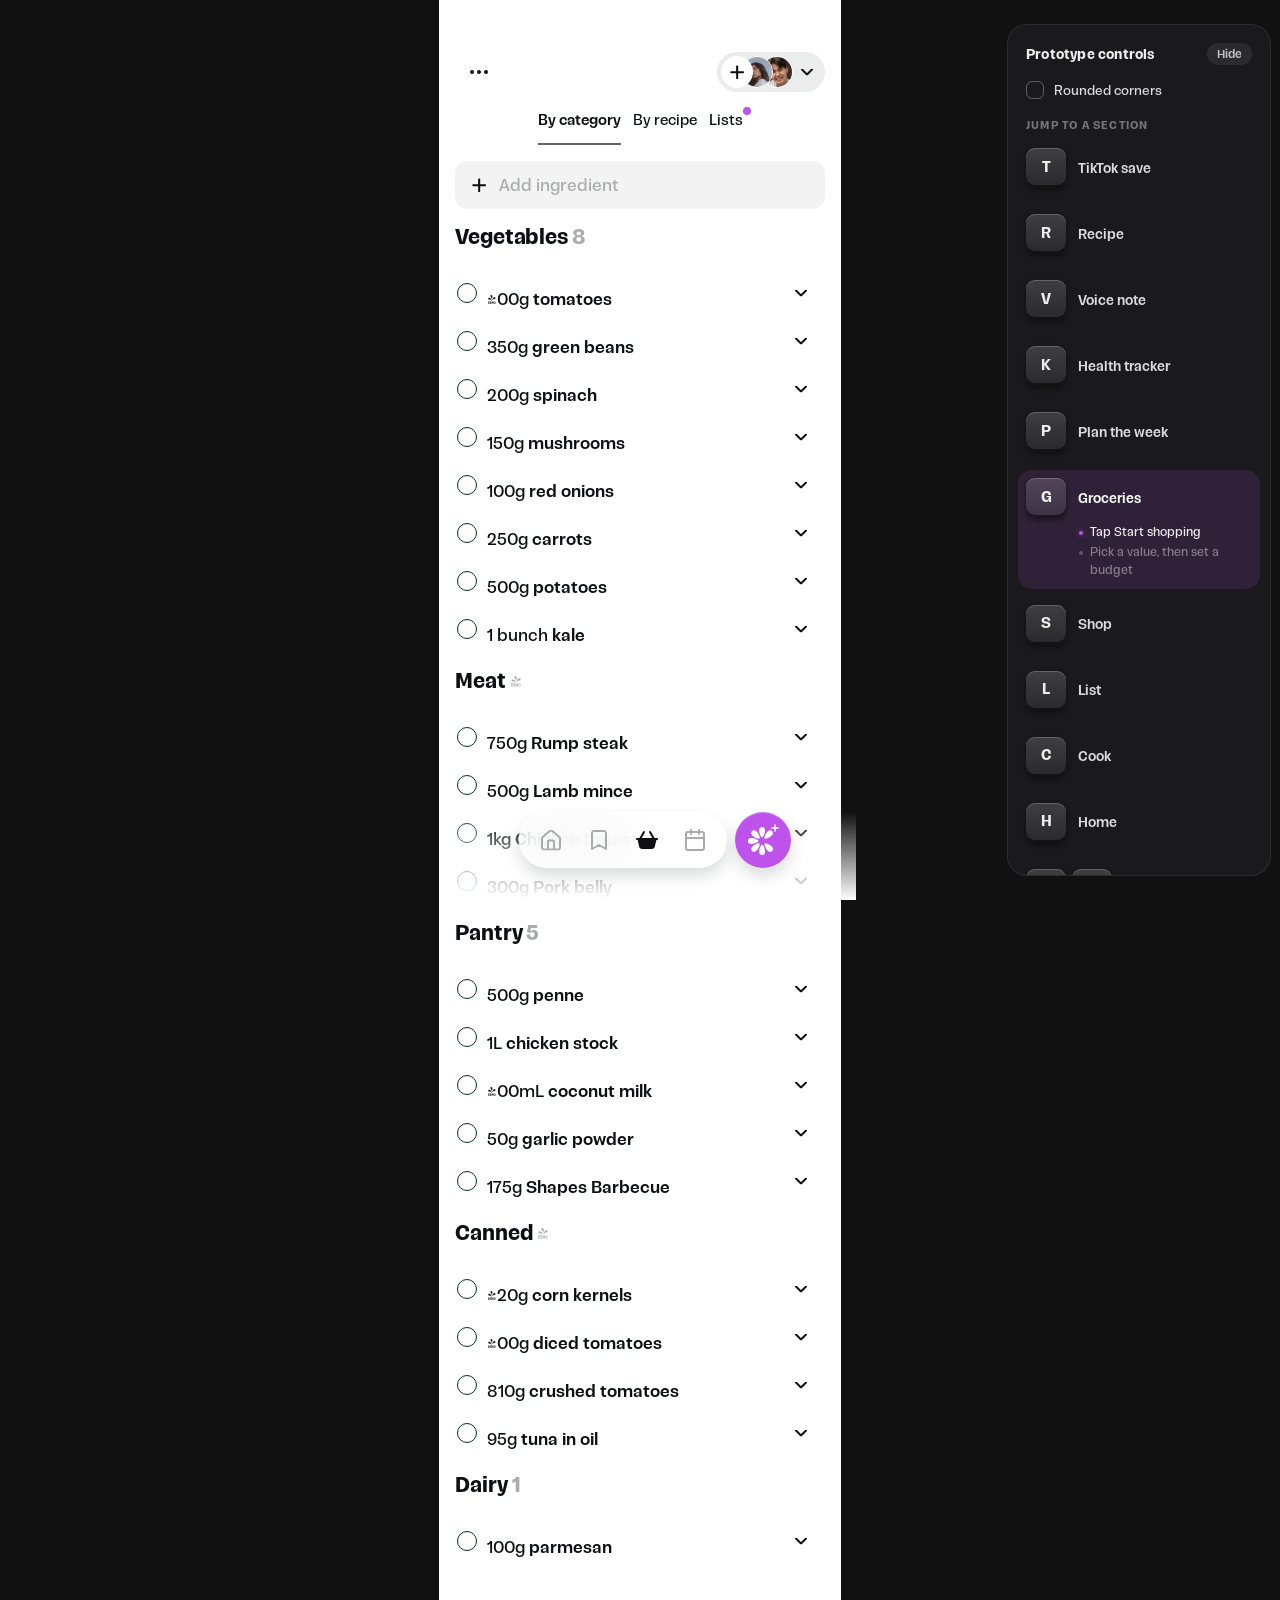
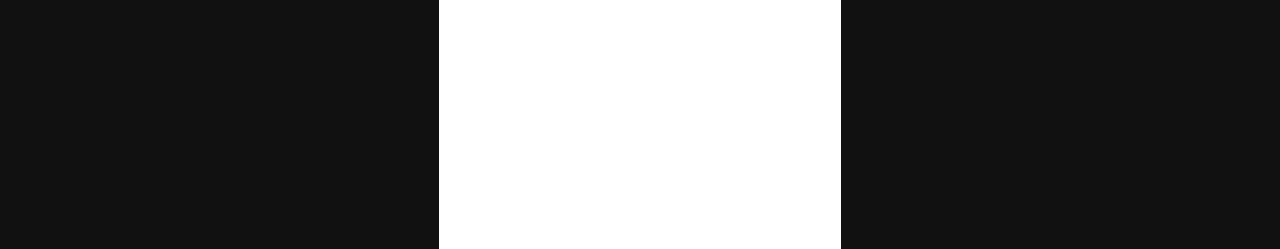
<file: clove-home/groceries.html>
<!doctype html>
<html lang="en">
<head>
<meta charset="utf-8" />
<meta name="viewport" content="width=device-width, initial-scale=1" />
<title>Clove - Groceries</title>
<link rel="stylesheet" href="base.css" />
<script src="frame.js"></script>
<link rel="stylesheet" href="groceries.css" />
<link rel="stylesheet" href="checkout.css" />
<link rel="stylesheet" href="picker.css" />
<link rel="stylesheet" href="clove-ask.css" />
<link rel="stylesheet" href="memory.css" />
<link rel="stylesheet" href="chat.css" />
</head>
<body>

<div class="phone">
<!-- ============ Header ============ -->
<header class="page-header">
  <div class="page-header__bar">
    <button class="icon-button" aria-label="More">
      <span class="ico ico-24"><img src="assets/icons/more-h.svg" alt="" /></span>
    </button>

    <a class="avatar-group" href="profile.html" aria-label="Profile">
      <div class="user-stack">
        <button class="user-stack__add" aria-label="Add person">
          <span class="ico ico-20"><img src="assets/icons/add-20.svg" alt="" /></span>
        </button>
        <div class="avatar-32"><img src="assets/img/avatar-user1.png" alt="" /></div>
        <div class="avatar-32"><img src="assets/img/avatar-user2.png" alt="" /></div>
      </div>
      <span class="ico ico-20"><img src="assets/icons/chevron-down.svg" alt="" /></span>
    </a>
  </div>
</header>
<nav class="seg-tabs">
  <!-- once Clove knows where you shop, this tab shows the list for that store -->
  <a class="seg-tab seg-tab--store" id="tabCategory" href="groceries.html" aria-current="page"><img class="seg-tab__logo" id="tabStoreLogo" src="assets/img/logo-woolworths.png" alt="" hidden />By category</a>
  <a class="seg-tab" href="groceries.html">By recipe</a>
  <a class="seg-tab" href="groceries-lists.html">Lists<span class="dot"></span></a>
</nav>
  <!-- ============ By category · 28052:48530 ============ -->
  <main class="groc-content">
    <button class="add-item">
      <span class="ico ico-24"><img src="assets/icons/add.svg" alt="" /></span>
      <p>Add ingredient</p>
    </button>

    <!-- Shopping at: the list shows the chosen store's products + aisles.
         The check turns the store details off (plain category list again);
         the pencil goes back to choosing delivery / pickup across stores. -->
    <div class="store-bar" id="storeBar" hidden>
      <button class="checkbox-24 store-bar__check on" id="storeCheck" role="switch" aria-checked="true" aria-label="Show where to find items at this store"></button>
      <span class="store-bar__logo"><img src="assets/img/logo-woolworths.png" alt="" /></span>
      <span class="store-bar__text">
        <span class="store-bar__l">Shopping at</span>
        <span class="store-bar__n">Woolworths Surry Hills</span>
      </span>
      <a class="icon-button-32 store-bar__edit" id="storeEdit" href="checkout.html?view=compare&tab=pickup" aria-label="Change store or delivery">
        <span class="ico ico-20"><img src="assets/icons/pencil.svg" alt="" style="width:16px;height:16px" /></span>
      </a>
    </div>

    <!-- Start shopping CTA (Figma 26011:6733): sticky above the tab bar, see #shopCta below -->

    <section class="shoplist-section">
      <div class="shoplist-heading"><h2>Vegetables <span class="count">8</span></h2></div>
      <div class="list-group">
      <div class="ingredient" data-item="tomatoes">
        <div class="ingredient__check"><button class="checkbox-24" aria-label="Check off"></button></div>
        <span class="ingredient__thumb"><img src="assets/img/woolies/g-tomatoes.jpg" alt="" /></span>
        <div class="ingredient__label"><span class="qty">400g</span><span class="name">tomatoes</span></div>
        <button class="icon-button ing-toggle" aria-label="Options">
          <span class="ico ico-24"><img src="assets/icons/chevron-down.svg" alt="" /></span>
        </button>
      </div>
      <div class="ing-menu"><div><div class="ing-menu__card">
        <img class="pimg" src="assets/img/woolies/g-tomatoes.jpg" alt="" />
        <div class="ptext">
          <p class="pn">Gourmet Tomato</p>
          <p class="pp">$0.54 each, 4 in your plan</p>
          <div class="chips"><span class="ing-chip ok">In stock at 8 stores</span></div>
        </div>
      </div></div></div>
      <div class="ingredient" data-item="greenbeans">
        <div class="ingredient__check"><button class="checkbox-24" aria-label="Check off"></button></div>
        <span class="ingredient__thumb"><img src="assets/img/woolies/g-greenbeans.jpg" alt="" /></span>
        <div class="ingredient__label"><span class="qty">350g</span><span class="name">green beans</span></div>
        <button class="icon-button ing-toggle" aria-label="Options">
          <span class="ico ico-24"><img src="assets/icons/chevron-down.svg" alt="" /></span>
        </button>
      </div>
      <div class="ing-menu"><div><div class="ing-menu__card">
        <img class="pimg" src="assets/img/woolies/g-greenbeans.jpg" alt="" />
        <div class="ptext">
          <p class="pn">Beans Round per 250g</p>
          <p class="pp">$2.42 for 350g</p>
          <div class="chips"><span class="ing-chip ok">In stock at 8 stores</span></div>
        </div>
      </div></div></div>
      <div class="ingredient" data-item="spinach">
        <div class="ingredient__check"><button class="checkbox-24" aria-label="Check off"></button></div>
        <span class="ingredient__thumb"><img src="assets/img/woolies/g-spinach.jpg" alt="" /></span>
        <div class="ingredient__label"><span class="qty">200g</span><span class="name">spinach</span></div>
        <button class="icon-button ing-toggle" aria-label="Options">
          <span class="ico ico-24"><img src="assets/icons/chevron-down.svg" alt="" /></span>
        </button>
      </div>
      <div class="ing-menu"><div><div class="ing-menu__card">
        <img class="pimg" src="assets/img/woolies/g-spinach.jpg" alt="" />
        <div class="ptext">
          <p class="pn">Woolworths Baby Leaf Spinach 120g</p>
          <p class="pp">$2.50, need 2</p>
          <div class="chips"><span class="ing-chip ok">In stock at 8 stores</span></div>
        </div>
      </div></div></div>
      <div class="ingredient" data-item="mushrooms">
        <div class="ingredient__check"><button class="checkbox-24" aria-label="Check off"></button></div>
        <span class="ingredient__thumb"><img src="assets/img/woolies/g-mushrooms.jpg" alt="" /></span>
        <div class="ingredient__label"><span class="qty">150g</span><span class="name">mushrooms</span></div>
        <button class="icon-button ing-toggle" aria-label="Options">
          <span class="ico ico-24"><img src="assets/icons/chevron-down.svg" alt="" /></span>
        </button>
      </div>
      <div class="ing-menu"><div><div class="ing-menu__card">
        <img class="pimg" src="assets/img/woolies/g-mushrooms.jpg" alt="" />
        <div class="ptext">
          <p class="pn">Mushroom Cups Punnet 200g</p>
          <p class="pp">$4.00</p>
          <div class="chips"><span class="ing-chip ok">In stock at 8 stores</span></div>
        </div>
      </div></div></div>
      <div class="ingredient" data-item="redonions">
        <div class="ingredient__check"><button class="checkbox-24" aria-label="Check off"></button></div>
        <span class="ingredient__thumb"><img src="assets/img/woolies/g-redonions.jpg" alt="" /></span>
        <div class="ingredient__label"><span class="qty">100g</span><span class="name">red onions</span></div>
        <button class="icon-button ing-toggle" aria-label="Options">
          <span class="ico ico-24"><img src="assets/icons/chevron-down.svg" alt="" /></span>
        </button>
      </div>
      <div class="ing-menu"><div><div class="ing-menu__card">
        <img class="pimg" src="assets/img/woolies/g-redonions.jpg" alt="" />
        <div class="ptext">
          <p class="pn">Onion Red each</p>
          <p class="pp">$0.83 each</p>
          <div class="chips"><span class="ing-chip ok">In stock at 8 stores</span></div>
        </div>
      </div></div></div>
      <div class="ingredient" data-item="carrots">
        <div class="ingredient__check"><button class="checkbox-24" aria-label="Check off"></button></div>
        <span class="ingredient__thumb"><img src="assets/img/woolies/g-carrots.jpg" alt="" /></span>
        <div class="ingredient__label"><span class="qty">250g</span><span class="name">carrots</span></div>
        <button class="icon-button ing-toggle" aria-label="Options">
          <span class="ico ico-24"><img src="assets/icons/chevron-down.svg" alt="" /></span>
        </button>
      </div>
      <div class="ing-menu"><div><div class="ing-menu__card">
        <img class="pimg" src="assets/img/woolies/g-carrots.jpg" alt="" />
        <div class="ptext">
          <p class="pn">Carrot Fresh each</p>
          <p class="pp">$0.36 each, 3 in your plan</p>
          <div class="chips"><span class="ing-chip ok">In stock at 8 stores</span></div>
        </div>
      </div></div></div>
      <div class="ingredient" data-item="potatoes">
        <div class="ingredient__check"><button class="checkbox-24" aria-label="Check off"></button></div>
        <span class="ingredient__thumb"><img src="assets/img/woolies/g-potatoes.jpg" alt="" /></span>
        <div class="ingredient__label"><span class="qty">500g</span><span class="name">potatoes</span></div>
        <button class="icon-button ing-toggle" aria-label="Options">
          <span class="ico ico-24"><img src="assets/icons/chevron-down.svg" alt="" /></span>
        </button>
      </div>
      <div class="ing-menu"><div><div class="ing-menu__card">
        <img class="pimg" src="assets/img/woolies/g-potatoes.jpg" alt="" />
        <div class="ptext">
          <p class="pn">Potato Brushed each</p>
          <p class="pp">$0.77 each, 4 in your plan</p>
          <div class="chips"><span class="ing-chip ok">In stock at 8 stores</span></div>
        </div>
      </div></div></div>
      <div class="ingredient" data-item="kale">
        <div class="ingredient__check"><button class="checkbox-24" aria-label="Check off"></button></div>
        <span class="ingredient__thumb"><img src="assets/img/woolies/g-kale.jpg" alt="" /></span>
        <div class="ingredient__label"><span class="qty">1 bunch</span><span class="name">kale</span></div>
        <button class="icon-button ing-toggle" aria-label="Options">
          <span class="ico ico-24"><img src="assets/icons/chevron-down.svg" alt="" /></span>
        </button>
      </div>
      <div class="ing-menu"><div><div class="ing-menu__card">
        <img class="pimg" src="assets/img/woolies/g-kale.jpg" alt="" />
        <div class="ptext">
          <p class="pn">Kale Fresh Bunch each</p>
          <p class="pp">$2.90</p>
          <div class="chips"><span class="ing-chip bad">Sold out at Milkrun</span><span class="ing-chip ok">In stock at Woolworths</span></div>
        </div>
      </div></div></div>
      </div>
    </section>

    <section class="shoplist-section">
      <div class="shoplist-heading"><h2>Meat <span class="count">4</span></h2></div>
      <div class="list-group">
      <div class="ingredient" data-item="rumpsteak">
        <div class="ingredient__check"><button class="checkbox-24" aria-label="Check off"></button></div>
        <span class="ingredient__thumb"><img src="assets/img/woolies/g-rumpsteak.jpg" alt="" /></span>
        <div class="ingredient__label"><span class="qty">750g</span><span class="name">Rump steak</span></div>
        <button class="icon-button ing-toggle" aria-label="Options">
          <span class="ico ico-24"><img src="assets/icons/chevron-down.svg" alt="" /></span>
        </button>
      </div>
      <div class="ing-menu"><div><div class="ing-menu__card">
        <img class="pimg" src="assets/img/woolies/g-rumpsteak.jpg" alt="" />
        <div class="ptext">
          <p class="pn">Woolworths Beef Rump Steak</p>
          <p class="pp sale">$7.50, on special</p>
          <div class="chips"><span class="ing-chip ok">In stock at 8 stores</span></div>
        </div>
      </div></div></div>
      <div class="ingredient" data-item="lambmince">
        <div class="ingredient__check"><button class="checkbox-24" aria-label="Check off"></button></div>
        <span class="ingredient__thumb"><img src="assets/img/woolies/g-lambmince.jpg" alt="" /></span>
        <div class="ingredient__label"><span class="qty">500g</span><span class="name">Lamb mince</span></div>
        <button class="icon-button ing-toggle" aria-label="Options">
          <span class="ico ico-24"><img src="assets/icons/chevron-down.svg" alt="" /></span>
        </button>
      </div>
      <div class="ing-menu"><div><div class="ing-menu__card">
        <img class="pimg" src="assets/img/woolies/g-lambmince.jpg" alt="" />
        <div class="ptext">
          <p class="pn">Woolworths Lamb Mince 500g</p>
          <p class="pp">$15.00</p>
          <div class="chips"><span class="ing-chip ok">In stock at 8 stores</span></div>
        </div>
      </div></div></div>
      <div class="ingredient" data-item="chickenbreast">
        <div class="ingredient__check"><button class="checkbox-24" aria-label="Check off"></button></div>
        <span class="ingredient__thumb"><img src="assets/img/woolies/g-chickenbreast.jpg" alt="" /></span>
        <div class="ingredient__label"><span class="qty">1kg</span><span class="name">Chicken breast</span></div>
        <button class="icon-button ing-toggle" aria-label="Options">
          <span class="ico ico-24"><img src="assets/icons/chevron-down.svg" alt="" /></span>
        </button>
      </div>
      <div class="ing-menu"><div><div class="ing-menu__card">
        <img class="pimg" src="assets/img/woolies/g-chickenbreast.jpg" alt="" />
        <div class="ptext">
          <p class="pn">RSPCA Approved Chicken Breast Fillet</p>
          <p class="pp">$10.90</p>
          <div class="chips"><span class="ing-chip ok">In stock at 8 stores</span></div>
        </div>
      </div></div></div>
      <div class="ingredient" data-item="porkbelly">
        <div class="ingredient__check"><button class="checkbox-24" aria-label="Check off"></button></div>
        <span class="ingredient__thumb"><img src="assets/img/woolies/g-porkbelly.jpg" alt="" /></span>
        <div class="ingredient__label"><span class="qty">300g</span><span class="name">Pork belly</span></div>
        <button class="icon-button ing-toggle" aria-label="Options">
          <span class="ico ico-24"><img src="assets/icons/chevron-down.svg" alt="" /></span>
        </button>
      </div>
      <div class="ing-menu"><div><div class="ing-menu__card">
        <img class="pimg" src="assets/img/woolies/g-porkbelly.jpg" alt="" />
        <div class="ptext">
          <p class="pn">Woolworths Pork Belly Roast</p>
          <p class="pp">$9.30</p>
          <div class="chips"><span class="ing-chip ok">In stock at 8 stores</span></div>
        </div>
      </div></div></div>
      </div>
    </section>

    <section class="shoplist-section">
      <div class="shoplist-heading"><h2>Pantry <span class="count">5</span></h2></div>
      <div class="list-group">
      <div class="ingredient" data-item="penne">
        <div class="ingredient__check"><button class="checkbox-24" aria-label="Check off"></button></div>
        <span class="ingredient__thumb"><img src="assets/img/woolies/g-penne.jpg" alt="" /></span>
        <div class="ingredient__label"><span class="qty">500g</span><span class="name">penne</span></div>
        <button class="icon-button ing-toggle" aria-label="Options">
          <span class="ico ico-24"><img src="assets/icons/chevron-down.svg" alt="" /></span>
        </button>
      </div>
      <div class="ing-menu"><div><div class="ing-menu__card">
        <img class="pimg" src="assets/img/woolies/g-penne.jpg" alt="" />
        <div class="ptext">
          <p class="pn">San Remo Penne Pasta No 18 500g</p>
          <p class="pp">$2.30</p>
          <div class="chips"><span class="ing-chip ok">In stock at Woolworths</span></div>
        </div>
      </div></div></div>
      <div class="ingredient" data-item="stock">
        <div class="ingredient__check"><button class="checkbox-24" aria-label="Check off"></button></div>
        <span class="ingredient__thumb"><img src="assets/img/woolies/g-stock.jpg" alt="" /></span>
        <div class="ingredient__label"><span class="qty">1L</span><span class="name">chicken stock</span></div>
        <button class="icon-button ing-toggle" aria-label="Options">
          <span class="ico ico-24"><img src="assets/icons/chevron-down.svg" alt="" /></span>
        </button>
      </div>
      <div class="ing-menu"><div><div class="ing-menu__card">
        <img class="pimg" src="assets/img/woolies/g-stock.jpg" alt="" />
        <div class="ptext">
          <p class="pn">Campbell's Real Stock Chicken 1L</p>
          <p class="pp">$2.25</p>
          <div class="chips"><span class="ing-chip ok">In stock at Woolworths</span></div>
        </div>
      </div></div></div>
      <div class="ingredient" data-item="coconutmilk">
        <div class="ingredient__check"><button class="checkbox-24" aria-label="Check off"></button></div>
        <span class="ingredient__thumb"><img src="assets/img/woolies/g-coconutmilk.jpg" alt="" /></span>
        <div class="ingredient__label"><span class="qty">400mL</span><span class="name">coconut milk</span></div>
        <button class="icon-button ing-toggle" aria-label="Options">
          <span class="ico ico-24"><img src="assets/icons/chevron-down.svg" alt="" /></span>
        </button>
      </div>
      <div class="ing-menu"><div><div class="ing-menu__card">
        <img class="pimg" src="assets/img/woolies/g-coconutmilk.jpg" alt="" />
        <div class="ptext">
          <p class="pn">Pandaroo Coconut Milk 400mL</p>
          <p class="pp">$2.00</p>
          <div class="chips"><span class="ing-chip ok">In stock at Woolworths</span></div>
        </div>
      </div></div></div>
      <div class="ingredient" data-item="garlicpowder">
        <div class="ingredient__check"><button class="checkbox-24" aria-label="Check off"></button></div>
        <span class="ingredient__thumb"><img src="assets/img/woolies/g-garlicpowder.jpg" alt="" /></span>
        <div class="ingredient__label"><span class="qty">50g</span><span class="name">garlic powder</span></div>
        <button class="icon-button ing-toggle" aria-label="Options">
          <span class="ico ico-24"><img src="assets/icons/chevron-down.svg" alt="" /></span>
        </button>
      </div>
      <div class="ing-menu"><div><div class="ing-menu__card">
        <img class="pimg" src="assets/img/woolies/g-garlicpowder.jpg" alt="" />
        <div class="ptext">
          <p class="pn">Woolworths Garlic Powder 50g</p>
          <p class="pp">$2.00</p>
          <div class="chips"><span class="ing-chip ok">In stock at Woolworths</span></div>
        </div>
      </div></div></div>
      <div class="ingredient" data-item="shapes">
        <div class="ingredient__check"><button class="checkbox-24" aria-label="Check off"></button></div>
        <span class="ingredient__thumb"><img src="assets/img/woolies/g-shapes.jpg" alt="" /></span>
        <div class="ingredient__label"><span class="qty">175g</span><span class="name">Shapes Barbecue</span></div>
        <button class="icon-button ing-toggle" aria-label="Options">
          <span class="ico ico-24"><img src="assets/icons/chevron-down.svg" alt="" /></span>
        </button>
      </div>
      <div class="ing-menu"><div><div class="ing-menu__card">
        <img class="pimg" src="assets/img/woolies/g-shapes.jpg" alt="" />
        <div class="ptext">
          <p class="pn">Arnott's Shapes Barbecue 175g</p>
          <p class="pp">$2.00</p>
          <div class="chips"><span class="ing-chip ok">In stock at Woolworths</span></div>
        </div>
      </div></div></div>
      </div>
    </section>

    <section class="shoplist-section">
      <div class="shoplist-heading"><h2>Canned <span class="count">4</span></h2></div>
      <div class="list-group">
      <div class="ingredient" data-item="corn">
        <div class="ingredient__check"><button class="checkbox-24" aria-label="Check off"></button></div>
        <span class="ingredient__thumb"><img src="assets/img/woolies/g-corn.jpg" alt="" /></span>
        <div class="ingredient__label"><span class="qty">420g</span><span class="name">corn kernels</span></div>
        <button class="icon-button ing-toggle" aria-label="Options">
          <span class="ico ico-24"><img src="assets/icons/chevron-down.svg" alt="" /></span>
        </button>
      </div>
      <div class="ing-menu"><div><div class="ing-menu__card">
        <img class="pimg" src="assets/img/woolies/g-corn.jpg" alt="" />
        <div class="ptext">
          <p class="pn">Edgell Corn Kernels 420g</p>
          <p class="pp">$2.20</p>
          <div class="chips"><span class="ing-chip ok">In stock at Woolworths</span></div>
        </div>
      </div></div></div>
      <div class="ingredient" data-item="dicedtomatoes">
        <div class="ingredient__check"><button class="checkbox-24" aria-label="Check off"></button></div>
        <span class="ingredient__thumb"><img src="assets/img/woolies/g-dicedtomatoes.jpg" alt="" /></span>
        <div class="ingredient__label"><span class="qty">400g</span><span class="name">diced tomatoes</span></div>
        <button class="icon-button ing-toggle" aria-label="Options">
          <span class="ico ico-24"><img src="assets/icons/chevron-down.svg" alt="" /></span>
        </button>
      </div>
      <div class="ing-menu"><div><div class="ing-menu__card">
        <img class="pimg" src="assets/img/woolies/g-dicedtomatoes.jpg" alt="" />
        <div class="ptext">
          <p class="pn">Annalisa Diced Tomatoes 400g</p>
          <p class="pp">$1.35</p>
          <div class="chips"><span class="ing-chip ok">In stock at Woolworths</span></div>
        </div>
      </div></div></div>
      <div class="ingredient" data-item="crushedtomatoes">
        <div class="ingredient__check"><button class="checkbox-24" aria-label="Check off"></button></div>
        <span class="ingredient__thumb"><img src="assets/img/woolies/g-crushedtomatoes.jpg" alt="" /></span>
        <div class="ingredient__label"><span class="qty">810g</span><span class="name">crushed tomatoes</span></div>
        <button class="icon-button ing-toggle" aria-label="Options">
          <span class="ico ico-24"><img src="assets/icons/chevron-down.svg" alt="" /></span>
        </button>
      </div>
      <div class="ing-menu"><div><div class="ing-menu__card">
        <img class="pimg" src="assets/img/woolies/g-crushedtomatoes.jpg" alt="" />
        <div class="ptext">
          <p class="pn">Ardmona Crushed Vine Ripened Tomatoes 810g</p>
          <p class="pp sale">$3.50, on special</p>
          <div class="chips"><span class="ing-chip ok">In stock at Woolworths</span></div>
        </div>
      </div></div></div>
      <div class="ingredient" data-item="tuna">
        <div class="ingredient__check"><button class="checkbox-24" aria-label="Check off"></button></div>
        <span class="ingredient__thumb"><img src="assets/img/woolies/g-tuna.jpg" alt="" /></span>
        <div class="ingredient__label"><span class="qty">95g</span><span class="name">tuna in oil</span></div>
        <button class="icon-button ing-toggle" aria-label="Options">
          <span class="ico ico-24"><img src="assets/icons/chevron-down.svg" alt="" /></span>
        </button>
      </div>
      <div class="ing-menu"><div><div class="ing-menu__card">
        <img class="pimg" src="assets/img/woolies/g-tuna.jpg" alt="" />
        <div class="ptext">
          <p class="pn">Sirena Tuna In Oil Italian Style 95g</p>
          <p class="pp">$2.30</p>
          <div class="chips"><span class="ing-chip ok">In stock at Woolworths</span></div>
        </div>
      </div></div></div>
      </div>
    </section>

    <section class="shoplist-section">
      <div class="shoplist-heading"><h2>Dairy <span class="count">1</span></h2></div>
      <div class="list-group">
      <div class="ingredient" data-item="parmesan">
        <div class="ingredient__check"><button class="checkbox-24" aria-label="Check off"></button></div>
        <span class="ingredient__thumb"><img src="assets/img/woolies/g-parmesan.jpg" alt="" /></span>
        <div class="ingredient__label"><span class="qty">100g</span><span class="name">parmesan</span></div>
        <button class="icon-button ing-toggle" aria-label="Options">
          <span class="ico ico-24"><img src="assets/icons/chevron-down.svg" alt="" /></span>
        </button>
      </div>
      <div class="ing-menu"><div><div class="ing-menu__card">
        <img class="pimg" src="assets/img/woolies/g-parmesan.jpg" alt="" />
        <div class="ptext">
          <p class="pn">Perfect Italiano Parmesan Shaved 125g</p>
          <p class="pp">$5.50</p>
          <div class="chips"><span class="ing-chip bad">Out of stock at Coles</span><span class="ing-chip ok">In stock at Woolworths</span></div>
        </div>
      </div></div></div>
      </div>
    </section>

  </main>


<!-- ============ TabBar ============ -->
<!-- Start shopping · Figma 26011:6733 "Chat Wrapper": kale button in a gradient well above the tab bar -->
<div class="shop-cta" id="shopCtaWrap">
  <button class="btn-primary shop-cta__btn" id="shopCta">
    <span class="ico ico-24"><img src="assets/icons/basket-white.svg" alt="" style="width:22px;height:18px" /></span>
    <span>Start shopping</span>
  </button>
</div>

<nav class="tabbar">
  <div class="tab-group">
    <a class="tab-button" href="index.html" aria-label="Home">
      <span class="ico ico-24"><img src="assets/icons/tab-house.svg" alt="" /></span>
    </a>
    <a class="tab-button" href="recipes.html" aria-label="Library">
      <span class="ico ico-24"><img src="assets/icons/tab-bookmark.svg" alt="" /></span>
    </a>
    <a class="tab-button" href="groceries.html" aria-label="Groceries" aria-current="page">
      <span class="ico ico-24"><img src="assets/icons/tab-basket-active.svg" alt="" /></span>
    </a>
    <a class="tab-button" href="plan.html" aria-label="Plan">
      <span class="ico ico-24"><img src="assets/icons/tab-calendar.svg" alt="" /></span>
    </a>
  </div>
  <button class="chat-button" aria-label="Ask Clove">
    <span class="mark">
      <img class="logo" src="assets/icons/clove-white.svg" alt="" />
      <img class="spark" src="assets/icons/clove-sparkle.svg" alt="" />
    </span>
  </button>
</nav>

</div>

<script src="app.js"></script>
<script src="memory.js"></script>
<script src="clove-ask.js"></script>
<script src="dial.js"></script>
<script>
  // Tapping Start shopping asks two quick questions BEFORE Clove shops:
  // what you value, then your rough weekly budget (the draggable dial,
  // Figma 26028:21963). Both answers steer the store pick on the next screen
  // and land together as "2 memories added" there.
  (function () {
    var OPTIONS = [
      { t: "Low prices", s: "Stretch the weekly budget", v: "Low prices" },
      { t: "Quality produce", s: "The good tomatoes, always", v: "Quality produce" },
      { t: "Convenience", s: "Fastest path to dinner", v: "Convenience" },
    ];
    function finish(value, budget) {
      CloveMemory.replace("Values ", "🛍️", "Values " + value.toLowerCase() + " when shopping", "Shopping · you told Clove");
      sessionStorage.setItem("shopValue", value);
      if (budget) {
        CloveMemory.replace("Budget: ", "💸", "Budget: $" + budget + " a week", "Shopping · you told Clove");
        sessionStorage.setItem("shopBudget", String(budget));
      } else sessionStorage.removeItem("shopBudget");
      sessionStorage.setItem("shopValueFresh", "1"); // the toast shows on the checkout page, not here
      setTimeout(function () { location.href = "checkout.html"; }, 320);
    }
    function askBudget(cask, value) {
      CloveAsk.swap(cask, function () {
        cask.el.querySelector(".cask__q").textContent = "What’s your rough weekly budget for groceries?";
        var c = cask.el.querySelector(".cask__content");
        c.innerHTML =
          '<div class="budget-dial"></div>' +
          '<div class="cask-foot"><input type="text" placeholder="Something else" />' +
          '<button class="skip">Skip</button>' +
          '<button class="go" aria-label="Continue"><span class="ico ico-24"><img src="assets/icons/arrow-up-white.svg" alt="" style="width:16px;height:18px" /></span></button></div>';
        var dial = CloveDial.mount(c.querySelector(".budget-dial"), { min: 20, max: 220, step: 10, value: 120, fmt: function (v) { return "$" + v; } });
        c.querySelector(".skip").addEventListener("click", function (e) { e.stopPropagation(); cask.dismiss(true); finish(value, null); });
        c.querySelector(".go").addEventListener("click", function (e) { e.stopPropagation(); cask.dismiss(true); finish(value, dial.value()); });
      });
    }
    function openShopAsk() {
      return CloveAsk.show({
        compact: "Shop these items",
        title: "When you shop, what do you value most?",
        hint: "Tap to answer · swipe to dismiss",
        bodyHTML:
          '<div class="iw-options">' +
          OPTIONS.map(function (o, i) { return '<button class="iw-option" data-i="' + i + '"><span class="t">' + o.t + '</span><span class="s">' + o.s + "</span></button>"; }).join("") +
          "</div>",
        onBody: function (content) {
          content.querySelectorAll(".iw-option").forEach(function (b) {
            b.addEventListener("click", function (e) {
              e.stopPropagation();
              b.classList.add("on");
              var o = OPTIONS[Number(b.dataset.i)];
              setTimeout(function () { askBudget(window._shopCask, o.v); }, 340);
            });
          });
        },
        // swiped away without answering: the CTA comes back
        onDismiss: function () {
          var w = document.getElementById("shopCtaWrap");
          w.classList.remove("out");
          w.classList.add("back");
          document.getElementById("shopCta").style.pointerEvents = "";
        },
      });
    }
    document.getElementById("shopCta").addEventListener("click", function () {
      // the CTA hands over to the sheet and disappears
      var w = document.getElementById("shopCtaWrap");
      w.classList.remove("back", "spring");
      w.classList.add("out");
      this.style.pointerEvents = "none"; // invisible, so not tappable
      window._shopCask = openShopAsk();
      window._shopCask.expand();
    });
  })();
</script>
<script>
  // First landing on the list this session: the items pop into place
  // (they were just added from the plan), then the pink nudge follows.
  (function () {
    if (location.search.indexOf("view=aisle") > -1) return;
    if (sessionStorage.getItem("grocEntered")) return;
    sessionStorage.setItem("grocEntered", "1");
    var items = Array.prototype.slice.call(document.querySelectorAll(".groc-content .shoplist-heading, .groc-content .ingredient"));
    var cta = document.getElementById("shopCtaWrap");
    items.forEach(function (el) { el.classList.add("gpop"); });
    cta.classList.add("gpop");
    void document.body.offsetWidth; // commit the hidden state before animating
    items.forEach(function (el, i) { setTimeout(function () { el.classList.add("in"); }, 140 + i * 38); });
    var after = 140 + items.length * 38 + 120;
    setTimeout(function () { cta.classList.add("in", "spring"); }, after + 80);
  })();
</script>
<script>
  // Store mode: once Clove knows where you shop (Find in store on checkout),
  // the category list shows that store's products and where to find them.
  // The "Shopping at" check turns the details off; the pencil changes store.
  (function () {
    var VEG = ["tomatoes", "greenbeans", "spinach", "mushrooms", "redonions", "carrots", "potatoes", "kale"];
    var MEAT = ["rumpsteak", "lambmince", "chickenbreast", "porkbelly"];
    var PASTA = ["penne", "stock", "coconutmilk"];
    var CANNED = ["corn", "dicedtomatoes", "crushedtomatoes", "tuna"];
    var SPICE = ["garlicpowder"];
    var SNACK = ["shapes"];
    var STORES = {
      "Woolworths Surry Hills": { logo: "logo-woolworths.png", short: "Woolies", aisles: [
        { name: "Fresh produce", where: "Front of store", items: VEG },
        { name: "Pasta, rice & sauces", where: "Aisle 3", items: PASTA },
        { name: "Canned goods", where: "Aisle 5", items: CANNED },
        { name: "Herbs & spices", where: "Aisle 7", items: SPICE },
        { name: "Dairy & eggs", where: "Aisle 9", items: ["parmesan"] },
        { name: "Biscuits & snacks", where: "Aisle 11", items: SNACK },
        { name: "Meat & seafood", where: "Back wall", items: MEAT },
      ] },
      "Coles Surry Hills": { logo: "logo-coles.png", short: "Coles", aisles: [
        { name: "Fresh produce", where: "Front of store", items: VEG },
        { name: "Dairy", where: "Aisle 1", items: ["parmesan"] },
        { name: "Pasta & rice", where: "Aisle 4", items: PASTA },
        { name: "Canned goods", where: "Aisle 6", items: CANNED },
        { name: "Spices", where: "Aisle 8", items: SPICE },
        { name: "Snacks", where: "Aisle 10", items: SNACK },
        { name: "Meat & deli", where: "Back wall", items: MEAT },
      ] },
      "ALDI Broadway": { logo: "logo-aldi.png", short: "ALDI", aisles: [
        { name: "Fresh produce", where: "Aisle 1", items: VEG },
        { name: "Chilled & dairy", where: "Aisle 2", items: ["parmesan"] },
        { name: "Pantry", where: "Aisle 3", items: PASTA.concat(SPICE, SNACK) },
        { name: "Meat", where: "Aisle 4", items: MEAT },
        { name: "Canned goods", where: "Aisle 5", items: CANNED },
      ] },
      "Harris Farm Surry Hills": { logo: "logo-harris.png", short: "Harris Farm", aisles: [
        { name: "Fruit & veg", where: "Front of store", items: VEG },
        { name: "Pantry", where: "Aisle 2", items: PASTA.concat(SPICE, SNACK) },
        { name: "Cheese room", where: "Aisle 3", items: ["parmesan"] },
        { name: "Deli & canned", where: "Aisle 4", items: CANNED },
        { name: "Butcher", where: "Back counter", items: MEAT },
      ] },
    };

    var name = localStorage.getItem("cloveStoreName");
    if (!name || !STORES[name]) { if (localStorage.getItem("cloveStore")) name = "Woolworths Surry Hills"; else return; }
    var st = STORES[name];
    var landing = /[?&]view=(store|aisle)/.test(location.search); // straight from "Find in store"
    if (landing) localStorage.setItem("cloveStoreOn", "1");
    var on = localStorage.getItem("cloveStoreOn") !== "0";

    document.body.classList.add("store-set"); // a store is known: already shopped
    var bar = document.getElementById("storeBar");
    var check = document.getElementById("storeCheck");
    var edit = document.getElementById("storeEdit");
    var tabLogo = document.getElementById("tabStoreLogo");
    bar.hidden = false;
    bar.querySelector(".store-bar__logo img").src = "assets/img/" + st.logo;
    bar.querySelector(".store-bar__n").textContent = name;
    tabLogo.src = "assets/img/" + st.logo;

    // store mode regroups the list by AISLE, in the walk through the store
    // (aisle badge up top of each group); off, the general categories return.
    // Rows (+ their product menus) are MOVED, so listeners come along.
    var main = document.querySelector("main.groc-content");
    var catSections = Array.prototype.slice.call(document.querySelectorAll("section.shoplist-section"));
    var home = {}; // item -> {list, row, menu} in its category
    catSections.forEach(function (sec) {
      sec.querySelectorAll(".ingredient").forEach(function (row) {
        var menu = row.nextElementSibling && row.nextElementSibling.classList.contains("ing-menu") ? row.nextElementSibling : null;
        home[row.dataset.item] = { list: row.parentNode, row: row, menu: menu, sec: sec };
      });
    });
    var catOrder = Object.keys(home); // original order, for putting rows back
    var grouped = false;
    function groupByAisle(animate) {
      if (grouped) return;
      grouped = true;
      var anchor = catSections[0];
      var delay = 0;
      st.aisles.forEach(function (a) {
        var items = a.items.filter(function (k) { return home[k]; });
        if (!items.length) return;
        var sec = document.createElement("section");
        sec.className = "shoplist-section aisle-section";
        sec.innerHTML =
          '<div class="shoplist-heading aisle-heading"><h2>' + a.name + ' <span class="count">' + items.length + '</span></h2><span class="aisle-badge' + (/^Aisle/.test(a.where) ? "" : " area") + '">' + a.where + "</span></div>" +
          '<div class="list-group"></div>';
        var list = sec.querySelector(".list-group");
        items.forEach(function (k) { list.appendChild(home[k].row); if (home[k].menu) list.appendChild(home[k].menu); });
        main.insertBefore(sec, anchor);
        if (animate) {
          var els = [sec.querySelector(".shoplist-heading")].concat(Array.prototype.slice.call(sec.querySelectorAll(".ingredient")));
          els.forEach(function (el) { el.classList.remove("in"); el.classList.add("gpop"); });
          void sec.offsetWidth;
          els.forEach(function (el) { setTimeout(function () { el.classList.add("in"); }, 30 + delay); delay += 28; });
        }
      });
      catSections.forEach(function (sec) { sec.hidden = true; });
    }
    function ungroup(animate) {
      if (!grouped) return;
      grouped = false;
      catOrder.forEach(function (k) { var h = home[k]; h.list.appendChild(h.row); if (h.menu) h.list.appendChild(h.menu); });
      main.querySelectorAll(".aisle-section").forEach(function (x) { x.remove(); });
      catSections.forEach(function (sec) { sec.hidden = false; });
      if (animate) {
        var delay = 0;
        catSections.forEach(function (sec) {
          var els = [sec.querySelector(".shoplist-heading")].concat(Array.prototype.slice.call(sec.querySelectorAll(".ingredient")));
          els.forEach(function (el) { el.classList.remove("in"); el.classList.add("gpop"); });
          void sec.offsetWidth;
          els.forEach(function (el) { setTimeout(function () { el.classList.add("in"); }, 30 + delay); delay += 22; });
        });
      }
    }

    function apply(isOn, animate) {
      on = isOn;
      localStorage.setItem("cloveStoreOn", isOn ? "1" : "0");
      check.classList.toggle("on", isOn);
      check.setAttribute("aria-checked", isOn ? "true" : "false");
      bar.classList.toggle("off", !isOn);
      edit.tabIndex = isOn ? 0 : -1;
      tabLogo.hidden = !isOn;
      document.body.classList.toggle("store", isOn);
      if (!animate) document.body.classList.add("store-instant");
      if (isOn) groupByAisle(animate); else ungroup(animate);
    }
    apply(on, false);
    // let the first paint settle, then transitions are live
    setTimeout(function () { document.body.classList.remove("store-instant"); }, 60);

    check.addEventListener("click", function () {
      apply(!on, true);
      bar.animate([{ transform: "scale(1)" }, { transform: "scale(0.985)" }, { transform: "scale(1)" }], { duration: 260, easing: "ease-out" });
    });
    // the pencil is inert while the store details are off
    edit.addEventListener("click", function (e) {
      e.preventDefault();
      if (on) location.href = edit.getAttribute("href"); // back to delivery / store options
    });

    // landing here straight from "Find in store": the bar rises, every
    // product shot and aisle pops into place, and the new memory says hello
    if (landing && on) {
      bar.classList.add("rise");
      var thumbs = Array.prototype.slice.call(document.querySelectorAll("body.store .ingredient__thumb"));
      thumbs.forEach(function (el, i) {
        el.animate(
          [{ opacity: 0, transform: "scale(0.6)" }, { opacity: 1, transform: "none" }],
          { duration: 420, easing: "cubic-bezier(0.22, 1.3, 0.36, 1)", delay: 260 + i * 45, fill: "backwards" }
        );
      });
      document.querySelectorAll(".aisle-heading .aisle-badge").forEach(function (b, i) {
        b.animate([{ opacity: 0, transform: "scale(0.7)" }, { opacity: 1, transform: "none" }], { duration: 420, easing: "cubic-bezier(0.22, 1.3, 0.36, 1)", delay: 200 + i * 90, fill: "backwards" });
      });
      sessionStorage.removeItem("storeMemFresh"); // the memory is saved quietly, no toast here
    }
  })();
</script>
<script>
  // Ticking items off. Once a few are in the basket, Clove suggests the
  // recipe you can already cook (pink in-UI nudge at the bottom of the list).
  (function () {
    var ticked = 0, shown = false;
    var main = document.querySelector("main.groc-content");
    function showCookNudge() {
      if (shown) return;
      shown = true;
      var n = document.createElement("button");
      n.className = "ai-card ai-card--cook ai-card--wait";
      n.id = "cookNudge";
      n.innerHTML =
        '<span class="ai-card__clove"><span class="mark"><img class="logo" src="assets/icons/clove-white.svg" alt="" /><img class="spark" src="assets/icons/clove-sparkle.svg" alt="" /></span></span>' +
        '<span class="ai-card__text">' +
        '<span class="t">Cook tonight: Crispy Chicken Caesar Salad</span>' +
        '<span class="s">You have ticked off everything it needs</span>' +
        "</span>";
      n.addEventListener("click", function () { localStorage.setItem("cloveShopped", "1"); location.href = "recipe.html"; });
      main.appendChild(n);
      // the same entrance as the health tracker's nudge, after the cascade
      setTimeout(function () {
        n.classList.remove("ai-card--wait");
        n.classList.add("ai-card--reveal");
      }, 600);
      // the list is long: bring the new card into view so it is seen
      setTimeout(function () { n.scrollIntoView({ behavior: "smooth", block: "end" }); }, 650);
    }
    function tick(cb, on) {
      cb.classList.toggle("on", on);
      var row = cb.closest(".ingredient");
      if (row) row.classList.toggle("done", on);
      ticked += on ? 1 : -1;
    }

    // On the aisle tab the first tick plays the whole shop: items check off
    // one after another, the page glides along with them, and the nudge
    // waits at the bottom of the list.
    var aisle = document.body.classList.contains("store-set"); // shopping in store: one tick plays the whole shop
    var cascading = false;
    function keepInView(row) {
      var r = row.getBoundingClientRect();
      var target = window.scrollY + r.top - window.innerHeight * 0.42;
      if (r.top > window.innerHeight * 0.55) window.scrollTo({ top: target, behavior: "smooth" });
    }
    function cascade() {
      cascading = true;
      var rest = Array.prototype.slice.call(document.querySelectorAll(".groc-content .ingredient .checkbox-24:not(.on)"));
      var i = 0, gap = 260;
      (function next() {
        if (i >= rest.length) {
          cascading = false;
          setTimeout(showCookNudge, 260);
          return;
        }
        var cb = rest[i++];
        tick(cb, true);
        var row = cb.closest(".ingredient");
        if (row) {
          keepInView(row);
        }
        gap = Math.max(175, gap * 0.97); // picks up pace like a real shop, unhurried
        setTimeout(next, gap);
      })();
    }

    document.querySelectorAll(".ingredient .checkbox-24").forEach(function (cb) {
      cb.addEventListener("click", function () {
        if (cascading) return;
        var on = !cb.classList.contains("on");
        tick(cb, on);
        if (aisle) { if (on) setTimeout(cascade, 260); return; }
        if (ticked >= 3) showCookNudge();
      });
    });
  })();
</script>
<script>
  // Tapping an item opens its product: a larger shot, the price line, and
  // substitutes you can swap in (the same pattern as the Woolworths order).
  (function () {
    // catalogue of the products each row maps to, read from the markup
    var CAT = {};
    document.querySelectorAll("section.shoplist-section .ingredient[data-item]").forEach(function (row) {
      var menu = row.nextElementSibling;
      var card = menu && menu.querySelector(".ing-menu__card");
      if (!card) return;
      CAT[row.dataset.item] = {
        img: card.querySelector(".pimg").getAttribute("src"),
        pn: card.querySelector(".pn").textContent,
        pp: card.querySelector(".pp").textContent,
        chips: (card.querySelector(".chips") || {}).innerHTML || "",
      };
    });
    // real Woolworths alternatives (assets/img/sub-*.jpg)
    var EXTRA = {
      eyefillet: { img: "assets/img/sub-eyefillet.jpg", pn: "Beef Eye Fillet Thick Cut 320g", pp: "$26.00 each", chips: '<span class="ing-chip">Premium cut</span>' },
      chuck: { img: "assets/img/sub-chuck.jpg", pn: "Beef Chuck Steak 500g", pp: "$14.40 each", chips: '<span class="ing-chip">Slow cook</span>' },
      porterhouse: { img: "assets/img/sub-porterhouse.jpg", pn: "Beef Porterhouse & Butter 400g", pp: "$18.00 each", chips: '<span class="ing-chip">2 steaks</span>' },
      stirfry: { img: "assets/img/sub-stirfry.jpg", pn: "Macro Grass Fed Stir-Fry Beef 500g", pp: "$13.00 each", chips: '<span class="ing-chip ok">Grass fed</span>' },
      garliccloves: { img: "assets/img/sub-garliccloves.jpg", pn: "Garlic Cloves 70g", pp: "$2.90 each", chips: '<span class="ing-chip">Peeled, fresh</span>' },
      garlic3: { img: "assets/img/sub-garlic3.jpg", pn: "Garlic 3 pack", pp: "$3.50 each", chips: '<span class="ing-chip ok">Best value</span>' },
    };
    Object.keys(EXTRA).forEach(function (k) { CAT[k] = EXTRA[k]; });
    var SUBS = {
      rumpsteak: ["eyefillet", "chuck", "porterhouse", "stirfry"],
      garlicpowder: ["garliccloves", "garlic3"],
      lambmince: ["rumpsteak", "chickenbreast", "porkbelly"],
      chickenbreast: ["porkbelly", "lambmince", "rumpsteak"],
      porkbelly: ["chickenbreast", "rumpsteak"],
      tomatoes: ["dicedtomatoes", "crushedtomatoes"],
      dicedtomatoes: ["crushedtomatoes", "tomatoes"],
      crushedtomatoes: ["dicedtomatoes", "tomatoes"],
      spinach: ["kale", "greenbeans"],
      kale: ["spinach", "greenbeans"],
      greenbeans: ["spinach", "kale"],
      potatoes: ["carrots", "redonions"],
      carrots: ["potatoes", "redonions"],
      redonions: ["carrots", "potatoes"],
      mushrooms: ["spinach"],
    };

    document.querySelectorAll("section.shoplist-section .ingredient[data-item]").forEach(function (row) {
      var key = row.dataset.item;
      var menu = row.nextElementSibling;
      if (!menu || !menu.classList.contains("ing-menu")) return;
      var toggle = row.querySelector(".ing-toggle");
      var inner = menu.firstElementChild;
      var current = key; // which product fulfils this row
      var pool = [key].concat(SUBS[key] || []);
      var built = false;

      function cardHTML(p) {
        return '<img class="pimg" src="' + p.img + '" alt="" /><div class="ptext"><p class="pn">' + p.pn + '</p><p class="pp">' + p.pp + '</p><div class="chips">' + p.chips + "</div></div>";
      }
      function render() {
        var p = CAT[current];
        inner.innerHTML =
          '<div class="ing-menu__card ing-menu__card--big">' + cardHTML(p) + "</div>" +
          (pool.length > 1
            ? '<div class="ing-subs">' +
              pool.filter(function (k) { return k !== current; }).map(function (k) {
                var q = CAT[k];
                return '<button class="li-alt" data-k="' + k + '"><span class="li-img"><img src="' + q.img + '" alt="" /></span>' +
                  '<span class="li-alt__t"><b>' + q.pn + "</b><span class=\"li-alt__pp\">" + q.pp + "</span></span>" +
                  '<span class="li-alt__go">Swap</span></button>';
              }).join("") + "</div>"
            : "");
        inner.querySelectorAll(".li-alt").forEach(function (b) {
          b.addEventListener("click", function (e) {
            e.stopPropagation();
            swapTo(b.dataset.k);
          });
        });
        built = true;
      }
      function swapTo(k) {
        if (k === current) return;
        var h0 = inner.offsetHeight;
        var card = inner.querySelector(".ing-menu__card");
        // the old product slides out, the new one slides in; the row's thumb follows
        card.animate([{ transform: "translateX(0)", opacity: 1 }, { transform: "translateX(-24px)", opacity: 0 }], { duration: 180, easing: "ease-in" }).onfinish = function () {
          current = k;
          row.dataset.product = k;
          var thumb = row.querySelector(".ingredient__thumb img");
          if (thumb) {
            thumb.src = CAT[k].img;
            thumb.animate([{ transform: "scale(0.6)", opacity: 0 }, { transform: "scale(1)", opacity: 1 }], { duration: 420, easing: "cubic-bezier(0.22, 1.3, 0.36, 1)" });
          }
          render();
          var h1 = inner.offsetHeight;
          inner.querySelector(".ing-menu__card").animate([{ transform: "translateX(24px)", opacity: 0 }, { transform: "translateX(0)", opacity: 1 }], { duration: 320, easing: "cubic-bezier(0.22, 1, 0.36, 1)" });
          inner.querySelectorAll(".li-alt").forEach(function (b, i) {
            b.animate([{ opacity: 0, transform: "translateY(6px)" }, { opacity: 1, transform: "none" }], { duration: 300, delay: 60 + i * 50, easing: "ease-out", fill: "backwards" });
          });
          if (h1 !== h0) inner.animate([{ height: h0 + "px" }, { height: h1 + "px" }], { duration: 300, easing: "cubic-bezier(0.22, 1, 0.36, 1)" });
        };
      }
      function setOpen(on) {
        if (on && !built) render();
        menu.classList.toggle("open", on);
        toggle.classList.toggle("open", on);
        row.classList.toggle("expanded", on);
      }
      // the whole row opens it (the tick and the card swipe keep their own jobs)
      row.addEventListener("click", function (e) {
        if (e.target.closest(".checkbox-24, .ingredient__check")) return;
        setOpen(!menu.classList.contains("open"));
      });
    });
  })();
</script>
<script src="chat.js"></script>
</body>
</html>
</file>
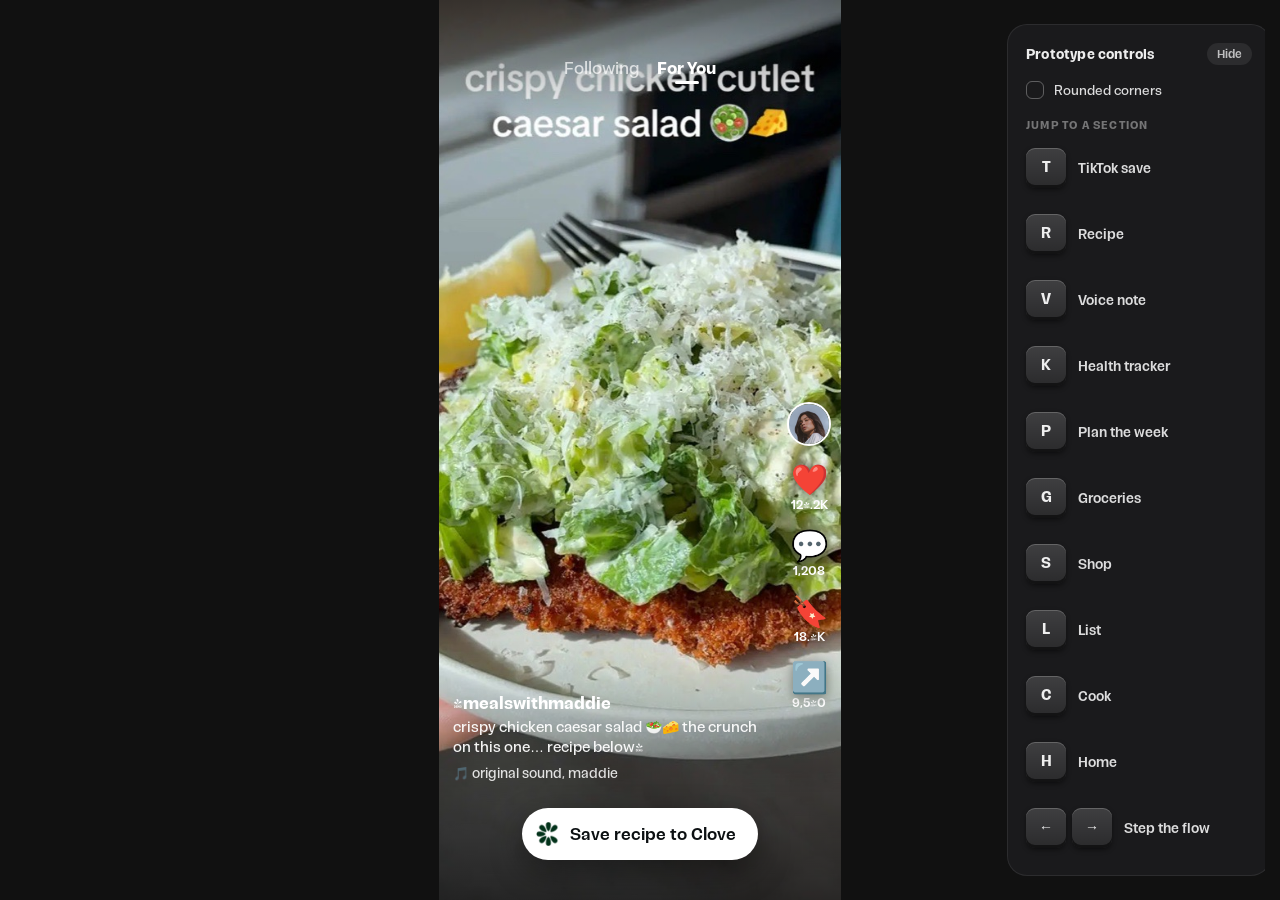
<file: clove-home/import.html>
<!doctype html>
<html lang="en">
<head>
<meta charset="utf-8" />
<meta name="viewport" content="width=device-width, initial-scale=1" />
<title>Clove - Save from TikTok</title>
<link rel="stylesheet" href="base.css" />
<script src="frame.js"></script>
<link rel="stylesheet" href="picker.css" />
<link rel="stylesheet" href="memory.css" />
<link rel="stylesheet" href="import.css" />
</head>
<body>

<div class="phone">

  <!-- Short-video screen -->
  <div class="tt" id="ttScreen">
    <img class="tt__video" src="assets/img/recipe-video.jpg" alt="" />
    <div class="tt__scrim-top"></div>
    <div class="tt__scrim-bot"></div>

    <div class="tt__top"><span>Following</span><span class="on">For You</span></div>

    <div class="tt__rail">
      <span class="tt__avatar"><img src="assets/img/avatar-creator.png" alt="" /></span>
      <span class="tt__act"><span class="g">❤️</span><span>124.2K</span></span>
      <span class="tt__act"><span class="g">💬</span><span>1,208</span></span>
      <span class="tt__act"><span class="g">🔖</span><span>18.4K</span></span>
      <span class="tt__act"><span class="g">↗️</span><span>9,540</span></span>
    </div>

    <div class="tt__caption">
      <p class="h">@mealswithmaddie</p>
      <p class="c">crispy chicken caesar salad 🥗🧀 the crunch on this one… recipe below!</p>
      <p class="m">🎵 original sound, maddie</p>
    </div>

    <button class="tt__save" id="saveBtn">
      <img src="assets/img/clove-logo.png" alt="" />
      <span>Save recipe to Clove</span>
    </button>
  </div>

  <!-- Saving screen -->
  <div class="saving" id="savingScreen">
    <img class="saving__logo" src="assets/img/clove-logo.png" alt="" />
    <p class="saving__title" id="savingTitle">Saving your recipe…</p>
    <p class="saving__sub" id="savingSub">Grabbing ingredients and steps from Maddie’s video</p>
    <div class="saving__bar"><i id="savingBar"></i></div>
    <div class="saved-check" id="savedCheck"><span class="ico ico-24"><img src="assets/icons/check.svg" alt="" style="width:16px;height:12px" /></span></div>

    <p class="saving__eyebrow" id="qEyebrow">While that saves, quick one</p>

    <!-- question card (InputWidget pattern) -->
    <div class="iw" id="qCard" style="width:370px">
      <div class="iw__content">
        <div class="iw__header">
          <div class="hgroup"><p class="iw__q" id="qText"></p></div>
        </div>
        <div class="iw__body" style="padding-bottom:16px">
          <div class="iw-options" id="qOptions"></div>
        </div>
      </div>
    </div>
  </div>
</div>

<script src="app.js"></script>
<script src="memory.js"></script>
<script>
  (function () {
    var QUESTIONS = [
      {
        q: "How much heat do you like? 🌶️",
        icon: "🌶️",
        kind: "Taste",
        options: [
          ["Keep it mild", "Gentle on the spice"],
          ["Medium heat", "A little kick is welcome"],
          ["Bring the fire", "The hotter the better"],
        ],
        memory: function (o) { return o[0] === "Bring the fire" ? "Loves spicy food" : o[0]; },
      },
      {
        q: "What’s the goal right now? 🎯",
        icon: "🎯",
        kind: "Goal",
        options: [
          ["Eat healthier", "More greens, less takeaway"],
          ["High protein", "Fuel for training"],
          ["Quick weeknights", "Dinner in under 30"],
        ],
        memory: function (o) { return o[0]; },
      },
    ];

    var step = 0;
    var bar = document.getElementById("savingBar");
    var card = document.getElementById("qCard");
    var eyebrow = document.getElementById("qEyebrow");

    function showQuestion(i) {
      var q = QUESTIONS[i];
      document.getElementById("qText").textContent = q.q;
      var wrap = document.getElementById("qOptions");
      wrap.innerHTML = q.options
        .map(function (o, j) {
          return '<button class="iw-option" data-j="' + j + '"><span class="t">' + o[0] + '</span><span class="s">' + o[1] + "</span></button>";
        })
        .join("");
      wrap.querySelectorAll(".iw-option").forEach(function (b) {
        b.addEventListener("click", function () {
          b.classList.add("on");
          var o = q.options[Number(b.dataset.j)];
          CloveMemory.add(q.icon, q.memory(o), q.kind + " · you told Clove while saving");
          CloveMemory.toast(q.memory(o), q.kind + " · saved to Clove’s memory");
          card.classList.remove("show");
          setTimeout(function () {
            step++;
            if (step < QUESTIONS.length) {
              showQuestion(step);
              card.classList.add("show");
            } else {
              finishSave();
            }
          }, 420);
        });
      });
    }

    function finishSave() {
      eyebrow.classList.remove("show");
      bar.style.width = "100%";
      setTimeout(function () {
        document.getElementById("savingTitle").textContent = "Recipe saved";
        document.getElementById("savingSub").textContent = "Crispy Chicken Caesar Salad is in your library";
        document.getElementById("savedCheck").classList.add("show");
        setTimeout(function () { location.href = "recipe.html?saved=1"; }, 1300);
      }, 700);
    }

    document.getElementById("saveBtn").addEventListener("click", function () {
      document.getElementById("savingScreen").classList.add("show");
      setTimeout(function () { bar.style.width = "34%"; }, 150);
      setTimeout(function () { bar.style.width = "62%"; }, 1400);
      setTimeout(function () {
        eyebrow.classList.add("show");
        showQuestion(0);
        card.classList.add("show");
      }, 900);
    });
  })();
</script>
</body>
</html>
</file>
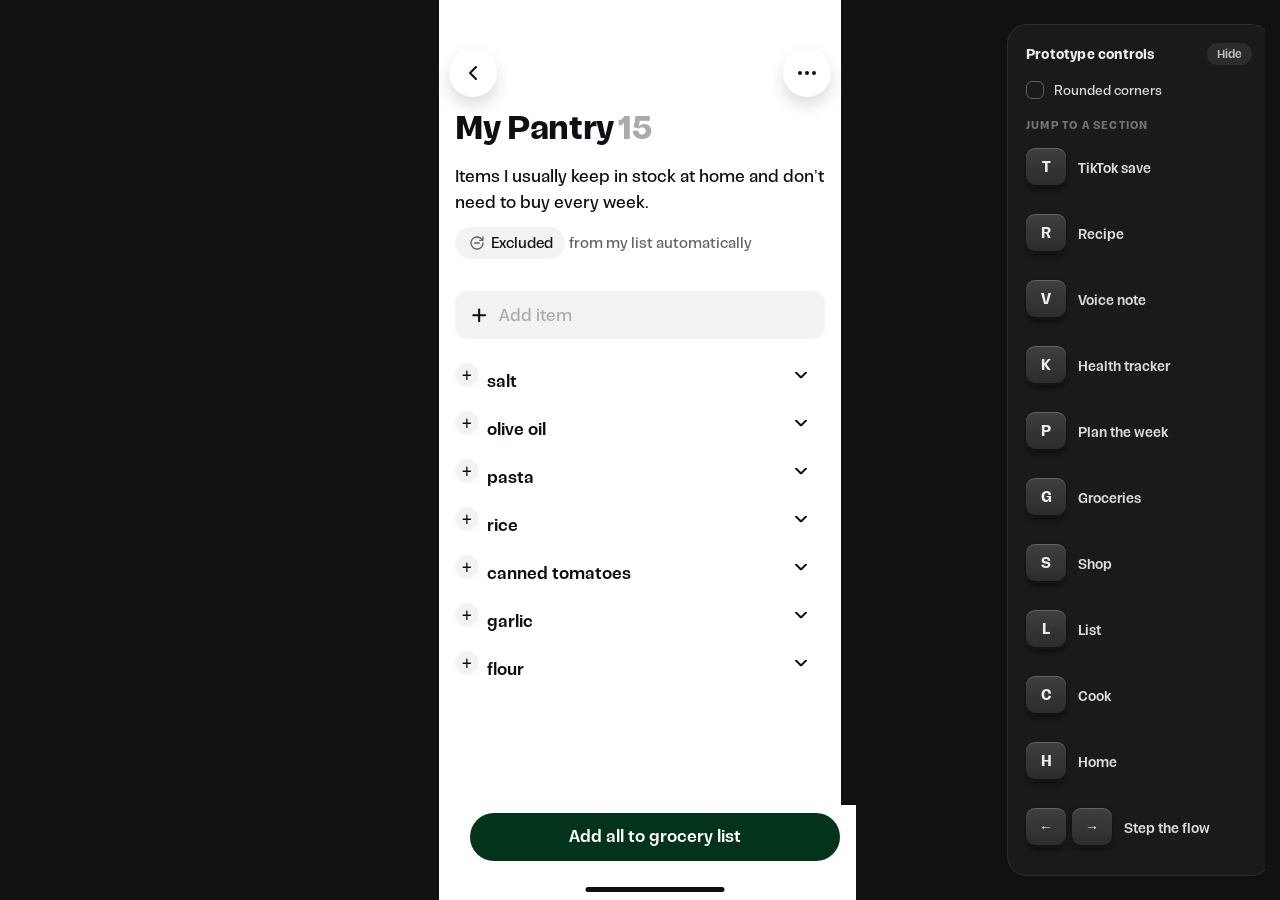
<file: clove-home/pantry.html>
<!doctype html>
<html lang="en">
<head>
<meta charset="utf-8" />
<meta name="viewport" content="width=device-width, initial-scale=1" />
<title>Clove - My Pantry</title>
<link rel="stylesheet" href="base.css" />
<script src="frame.js"></script>
<link rel="stylesheet" href="groceries.css" />
</head>
<body>

<div class="phone">
  <!-- ============ My Pantry · 28052:48342 ============ -->
  <div class="pantry-nav">
    <a class="icon-button" href="groceries-lists.html" aria-label="Back">
      <span class="ico ico-24"><img src="assets/icons/chevron-rt.svg" alt="" style="transform:translate(-50%,-50%) rotate(90deg)" /></span>
    </a>
    <button class="icon-button" aria-label="More">
      <span class="ico ico-24"><img src="assets/icons/more-h.svg" alt="" /></span>
    </button>
  </div>

  <main class="pantry-body">
    <div class="pantry-head">
      <h1>My Pantry <span class="count">15</span></h1>
      <div>
        <p class="desc">Items I usually keep in stock at home and don’t need to buy every week.</p>
        <div class="pantry-tag" style="margin-top:12px">
          <span class="tag-chip">
            <span class="ico ico-20"><img src="assets/icons/rotate-cw.svg" alt="" style="width:16px;height:16px" /></span>
            <span>Excluded</span>
          </span>
          <span class="tag-note">from my list automatically</span>
        </div>
      </div>
    </div>

    <div class="pantry-list">
      <button class="add-item">
        <span class="ico ico-24"><img src="assets/icons/add.svg" alt="" /></span>
        <p>Add item</p>
      </button>
      <div class="list-group">
<div class="ingredient">
  <div class="ingredient__check">
    <button class="addcircle-24" aria-label="Add to list">
      <span class="ico ico-16"><img src="assets/icons/add-20.svg" alt="" style="width:9.33px;height:9.33px" /></span>
    </button>
  </div>
  <div class="ingredient__label"><span class="name">salt</span></div>
  <button class="icon-button" aria-label="Options">
    <span class="ico ico-24"><img src="assets/icons/chevron-down.svg" alt="" /></span>
  </button>
</div>
<div class="ingredient">
  <div class="ingredient__check">
    <button class="addcircle-24" aria-label="Add to list">
      <span class="ico ico-16"><img src="assets/icons/add-20.svg" alt="" style="width:9.33px;height:9.33px" /></span>
    </button>
  </div>
  <div class="ingredient__label"><span class="name">olive oil</span></div>
  <button class="icon-button" aria-label="Options">
    <span class="ico ico-24"><img src="assets/icons/chevron-down.svg" alt="" /></span>
  </button>
</div>
<div class="ingredient">
  <div class="ingredient__check">
    <button class="addcircle-24" aria-label="Add to list">
      <span class="ico ico-16"><img src="assets/icons/add-20.svg" alt="" style="width:9.33px;height:9.33px" /></span>
    </button>
  </div>
  <div class="ingredient__label"><span class="name">pasta</span></div>
  <button class="icon-button" aria-label="Options">
    <span class="ico ico-24"><img src="assets/icons/chevron-down.svg" alt="" /></span>
  </button>
</div>
<div class="ingredient">
  <div class="ingredient__check">
    <button class="addcircle-24" aria-label="Add to list">
      <span class="ico ico-16"><img src="assets/icons/add-20.svg" alt="" style="width:9.33px;height:9.33px" /></span>
    </button>
  </div>
  <div class="ingredient__label"><span class="name">rice</span></div>
  <button class="icon-button" aria-label="Options">
    <span class="ico ico-24"><img src="assets/icons/chevron-down.svg" alt="" /></span>
  </button>
</div>
<div class="ingredient">
  <div class="ingredient__check">
    <button class="addcircle-24" aria-label="Add to list">
      <span class="ico ico-16"><img src="assets/icons/add-20.svg" alt="" style="width:9.33px;height:9.33px" /></span>
    </button>
  </div>
  <div class="ingredient__label"><span class="name">canned tomatoes</span></div>
  <button class="icon-button" aria-label="Options">
    <span class="ico ico-24"><img src="assets/icons/chevron-down.svg" alt="" /></span>
  </button>
</div>
<div class="ingredient">
  <div class="ingredient__check">
    <button class="addcircle-24" aria-label="Add to list">
      <span class="ico ico-16"><img src="assets/icons/add-20.svg" alt="" style="width:9.33px;height:9.33px" /></span>
    </button>
  </div>
  <div class="ingredient__label"><span class="name">garlic</span></div>
  <button class="icon-button" aria-label="Options">
    <span class="ico ico-24"><img src="assets/icons/chevron-down.svg" alt="" /></span>
  </button>
</div>
<div class="ingredient">
  <div class="ingredient__check">
    <button class="addcircle-24" aria-label="Add to list">
      <span class="ico ico-16"><img src="assets/icons/add-20.svg" alt="" style="width:9.33px;height:9.33px" /></span>
    </button>
  </div>
  <div class="ingredient__label"><span class="name">flour</span></div>
  <button class="icon-button" aria-label="Options">
    <span class="ico ico-24"><img src="assets/icons/chevron-down.svg" alt="" /></span>
  </button>
</div>
      </div>
    </div>
  </main>

  <div class="cta-bar">
    <div class="cta-bar__stack">
      <a class="btn-block btn-block--primary" href="groceries.html" style="flex:1 0 0;display:flex;align-items:center;justify-content:center;height:48px;border-radius:100px;background:var(--kale-500);color:var(--white);font-size:16px;font-weight:500;line-height:1.6">Add all to grocery list</a>
    </div>
    <div class="home-indicator"></div>
  </div>

</div>

<script src="app.js"></script>
</body>
</html>
</file>
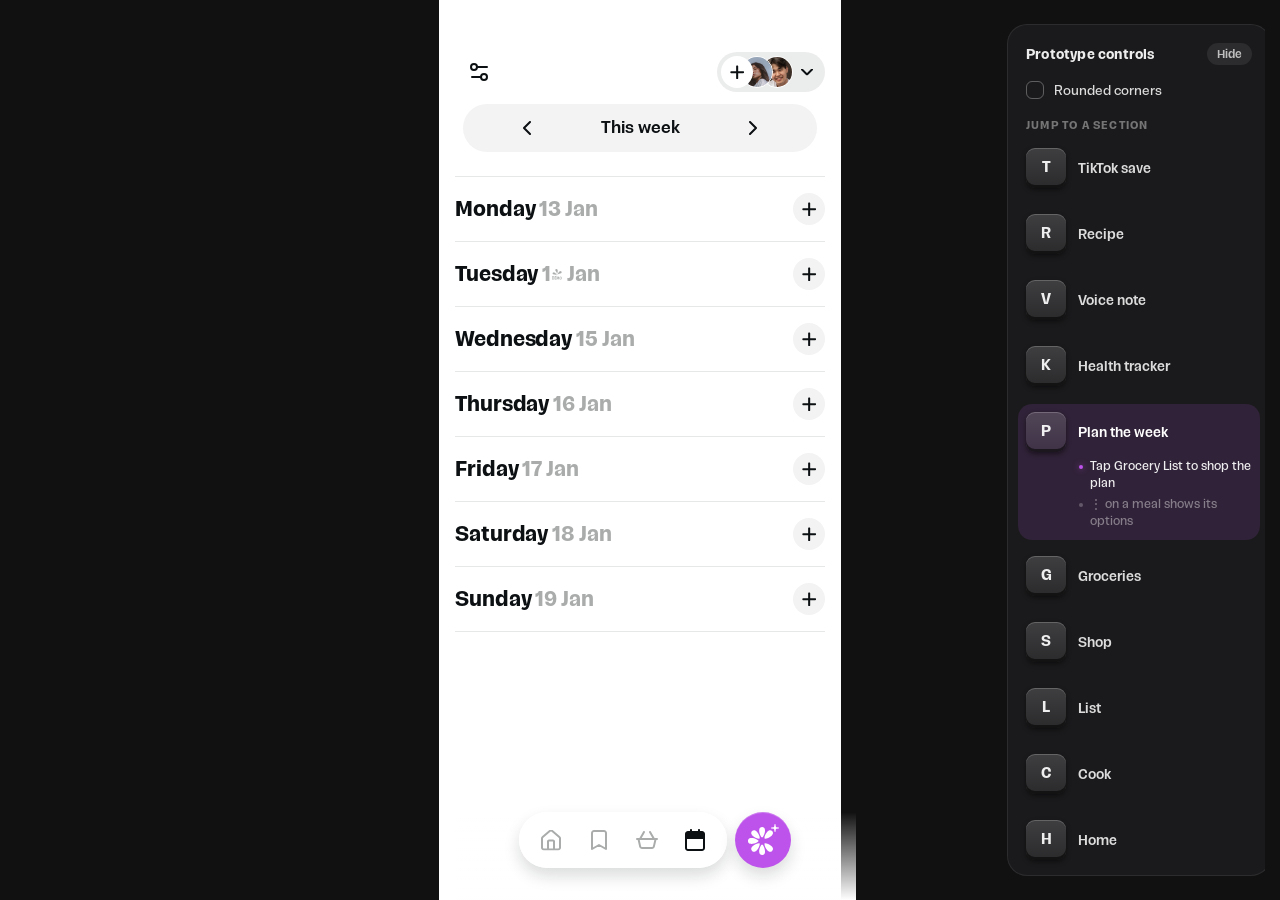
<file: clove-home/plan.html>
<!doctype html>
<html lang="en">
<head>
<meta charset="utf-8" />
<meta name="viewport" content="width=device-width, initial-scale=1" />
<title>Clove - Plan</title>
<link rel="stylesheet" href="base.css" />
<script src="frame.js"></script>
<link rel="stylesheet" href="plan.css" />
<link rel="stylesheet" href="memory.css" />
<link rel="stylesheet" href="picker.css" />
<link rel="stylesheet" href="clove-ask.css" />
<link rel="stylesheet" href="chat.css" />
</head>
<body>

<div class="phone">
  <!-- ============ Header ============ -->
  <header class="plan-header">
    <div class="plan-header__bar">
      <button class="icon-button" aria-label="Settings">
        <span class="ico ico-24"><img src="assets/icons/settings-2.svg" alt="" /></span>
      </button>

      <a class="avatar-group" href="profile.html" aria-label="Profile">
        <div class="user-stack">
          <button class="user-stack__add" aria-label="Add person">
            <span class="ico ico-20"><img src="assets/icons/add-20.svg" alt="" /></span>
          </button>
          <div class="avatar-32"><img src="assets/img/avatar-user1.png" alt="" /></div>
          <div class="avatar-32"><img src="assets/img/avatar-user2.png" alt="" /></div>
        </div>
        <span class="ico ico-20"><img src="assets/icons/chevron-down.svg" alt="" /></span>
      </a>
    </div>

    <div class="week-switch-wrap">
      <button class="week-switch">
        <span class="ico ico-24"><img src="assets/icons/chevron-rt.svg" alt="" style="transform:translate(-50%,-50%) rotate(90deg)" /></span>
        <span>This week</span>
        <span class="ico ico-24"><img src="assets/icons/chevron-rt.svg" alt="" style="transform:translate(-50%,-50%) rotate(-90deg)" /></span>
      </button>
    </div>
  </header>

  <!-- ============ Empty state · 28042:15615 ============ -->
  <main class="plan-content" id="planEmpty">
    <!-- pink AI nudge (Figma 28063:53251): parked. Arriving from the recipe
         drops the first meal in and goes straight to the days question. -->
    <div class="plan-ai" hidden>
      <div class="ai-card ai-card--stack" id="planCard" role="button" tabindex="0">
        <div class="ai-card__main">
          <span class="ai-card__clove"><span class="mark"><img class="logo" src="assets/icons/clove-white.svg" alt="" /><img class="spark" src="assets/icons/clove-sparkle.svg" alt="" /></span></span>
          <span class="ai-card__text">
            <span class="t">Plan the rest of my week</span>
            <span class="s" id="planCardSub">Uses your saved recipes and tastes.</span>
          </span>
          <button class="ai-card__chev" id="planCardChev" aria-label="Show the memories used" aria-expanded="false" hidden>
            <span class="ico ico-20"><img src="assets/icons/chevron-eggplant.svg" alt="" /></span>
          </button>
        </div>
        <div class="ai-card__more"><div class="ai-card__mems" id="planCardMems"></div></div>
      </div>
    </div>

    <div class="hr"></div>
    <div class="day-heading">
      <h2>Monday <span class="date">13 Jan</span></h2>
      <button class="add-btn"><span class="ico ico-20"><img src="assets/icons/add-20.svg" alt="" /></span></button>
    </div>
    <!-- the empty week shows no meals: everything (the saved Caesar included)
         lands only once the planning questions are answered -->
    <div class="hr"></div>
    <div class="day-heading">
      <h2>Tuesday <span class="date">14 Jan</span></h2>
      <button class="add-btn"><span class="ico ico-20"><img src="assets/icons/add-20.svg" alt="" /></span></button>
    </div>
    <div class="hr"></div>
    <div class="day-heading">
      <h2>Wednesday <span class="date">15 Jan</span></h2>
      <button class="add-btn"><span class="ico ico-20"><img src="assets/icons/add-20.svg" alt="" /></span></button>
    </div>
    <div class="hr"></div>
    <div class="day-heading">
      <h2>Thursday <span class="date">16 Jan</span></h2>
      <button class="add-btn"><span class="ico ico-20"><img src="assets/icons/add-20.svg" alt="" /></span></button>
    </div>
    <div class="hr"></div>
    <div class="day-heading">
      <h2>Friday <span class="date">17 Jan</span></h2>
      <button class="add-btn"><span class="ico ico-20"><img src="assets/icons/add-20.svg" alt="" /></span></button>
    </div>
    <div class="hr"></div>
    <div class="day-heading">
      <h2>Saturday <span class="date">18 Jan</span></h2>
      <button class="add-btn"><span class="ico ico-20"><img src="assets/icons/add-20.svg" alt="" /></span></button>
    </div>
    <div class="hr"></div>
    <div class="day-heading">
      <h2>Sunday <span class="date">19 Jan</span></h2>
      <button class="add-btn"><span class="ico ico-20"><img src="assets/icons/add-20.svg" alt="" /></span></button>
    </div>
    <div class="hr"></div>
  </main>

  <!-- ============ Populated state · 28042:15659 ============ -->
  <main class="plan-content" id="planFull">
    <div class="plan-title"><h1>Our weekly meal plan</h1></div>

    <!-- the route to the grocery list (Figma 28068:91115), replaces the floating nudge -->
    <a class="grocery-row pop" id="groceryRow" href="groceries.html">
      <span class="grocery-row__tile"><span class="ico ico-24"><img src="assets/icons/basket-24.svg" alt="" /></span></span>
      <div class="grocery-row__text">
        <p class="grocery-row__title">Grocery List</p>
        <div class="grocery-row__sub">
          <span class="checkcircle-sm"><span class="ico ico-12"><img src="assets/icons/check-sm.svg" alt="" /></span></span>
          <span id="groceryRowCount">6/6 recipes</span>
        </div>
      </div>
      <span class="icon-button-32" aria-label="Reminders">
        <span class="ico ico-20"><img src="assets/icons/bell.svg" alt="" /></span>
      </span>
    </a>

    <div class="hr"></div>

    <section class="day-section">
      <div class="day-heading">
        <h2>Any day</h2>
        <button class="add-btn"><span class="ico ico-20"><img src="assets/icons/add-20.svg" alt="" /></span></button>
      </div>
      <div class="meal-row pop">
        <button class="checkcircle" aria-label="Done"></button>
        <div class="meal-row__body">
          <span class="meal-row__img"><img src="assets/img/recipes/breakfast-jars.webp" alt="" /></span>
          <div class="meal-row__text">
            <p class="meal-row__title">Iron-Rich Breakfast Jars</p>
            <p class="meal-row__sub">9 Ingredients · 15 min</p>
          </div>
          <button class="icon-button-32" aria-label="More">
            <span class="ico ico-20"><img src="assets/icons/ellipsis-v.svg" alt="" /></span>
          </button>
        </div>
      </div>
    </section>

    <div class="hr"></div>

    <!-- day sections are filled by JS from the user's day-picker selection -->
    <section class="day-section" data-day="0">
      <div class="day-heading">
        <h2>Monday <span class="date">13 Jan</span></h2>
        <button class="add-btn"><span class="ico ico-20"><img src="assets/icons/add-20.svg" alt="" /></span></button>
      </div>
    </section>

    <div class="hr"></div>

    <section class="day-section" data-day="1">
      <div class="day-heading">
        <h2>Tuesday <span class="date">14 Jan</span></h2>
        <button class="add-btn"><span class="ico ico-20"><img src="assets/icons/add-20.svg" alt="" /></span></button>
      </div>
    </section>

    <div class="hr"></div>

    <section class="day-section" data-day="2">
      <div class="day-heading">
        <h2>Wednesday <span class="date">15 Jan</span></h2>
        <button class="add-btn"><span class="ico ico-20"><img src="assets/icons/add-20.svg" alt="" /></span></button>
      </div>
    </section>

    <div class="hr"></div>

    <section class="day-section" data-day="3">
      <div class="day-heading">
        <h2>Thursday <span class="date">16 Jan</span></h2>
        <button class="add-btn"><span class="ico ico-20"><img src="assets/icons/add-20.svg" alt="" /></span></button>
      </div>
    </section>

    <div class="hr"></div>

    <section class="day-section" data-day="4">
      <div class="day-heading">
        <h2>Friday <span class="date">17 Jan</span></h2>
        <button class="add-btn"><span class="ico ico-20"><img src="assets/icons/add-20.svg" alt="" /></span></button>
      </div>
    </section>

    <div class="hr"></div>

    <section class="day-section" data-day="5">
      <div class="day-heading">
        <h2>Saturday <span class="date">18 Jan</span></h2>
        <button class="add-btn"><span class="ico ico-20"><img src="assets/icons/add-20.svg" alt="" /></span></button>
      </div>
    </section>

    <div class="hr"></div>

    <section class="day-section" data-day="6">
      <div class="day-heading">
        <h2>Sunday <span class="date">19 Jan</span></h2>
        <button class="add-btn"><span class="ico ico-20"><img src="assets/icons/add-20.svg" alt="" /></span></button>
      </div>
    </section>

    <div class="hr"></div>
  </main>
</a>

  <!-- ============ TabBar ============ -->
  <nav class="tabbar">
    <div class="tab-group">
      <a class="tab-button" href="index.html" aria-label="Home">
        <span class="ico ico-24"><img src="assets/icons/tab-house.svg" alt="" /></span>
      </a>
      <a class="tab-button" href="recipes.html" aria-label="Library">
        <span class="ico ico-24"><img src="assets/icons/tab-bookmark.svg" alt="" /></span>
      </a>
      <a class="tab-button" href="groceries.html" aria-label="Groceries">
        <span class="ico ico-24"><img src="assets/icons/tab-basket.svg" alt="" /></span>
      </a>
      <a class="tab-button" href="plan.html" aria-label="Plan" aria-current="page">
        <span class="ico ico-24"><img src="assets/icons/tab-calendar-active.svg" alt="" /></span>
      </a>
    </div>
    <button class="chat-button" aria-label="Ask Clove">
      <span class="mark">
        <img class="logo" src="assets/icons/clove-white.svg" alt="" />
        <img class="spark" src="assets/icons/clove-sparkle.svg" alt="" />
      </span>
    </button>
  </nav>

  <!-- ============ Meal actions sheet: ⋮ on a plan meal ============ -->
  <div class="meal-sheet" id="mealSheet">
    <div class="meal-sheet__scrim" id="mealSheetScrim"></div>
    <div class="meal-sheet__card" id="mealSheetCard">
      <span class="meal-sheet__grab"></span>
      <div class="meal-sheet__head">
        <span class="meal-sheet__img"><img id="mealSheetImg" src="assets/img/recipe-video.jpg" alt="" /></span>
        <div class="meal-sheet__intro">
          <p class="meal-sheet__name" id="mealSheetName">Crispy Chicken Caesar Salad</p>
          <a class="meal-sheet__view" id="mealSheetView" href="recipe.html">View recipe</a>
        </div>
      </div>
      <div class="meal-sheet__list">
        <button class="meal-sheet__row"><span class="ico ico-24"><img src="assets/icons/cal-24-dark.svg" alt="" /></span>Change day(s)</button>
        <button class="meal-sheet__row"><span class="ico ico-24"><img src="assets/icons/swap-24.svg" alt="" /></span>Swap recipe</button>
        <button class="meal-sheet__row"><span class="ico ico-24"><img src="assets/icons/clock-24.svg" alt="" /></span>Set meal type</button>
        <button class="meal-sheet__row"><span class="ico ico-24"><img src="assets/icons/basket-24-dark.svg" alt="" /></span>Remove from Groceries</button>
        <button class="meal-sheet__row"><span class="ico ico-24"><img src="assets/icons/note-pen-24.svg" alt="" /></span>Add recipe note</button>
        <button class="meal-sheet__row" data-act="remove"><span class="ico ico-24"><img src="assets/icons/trash-2.svg" alt="" /></span>Remove from Plan</button>
      </div>
    </div>
  </div>

</div>

<script src="app.js"></script>
<script src="memory.js"></script>
<script src="goals.js"></script>
<script src="chat.js"></script>
<script src="clove-ask.js"></script>
<script>
  (function () {
    var SPRING = "cubic-bezier(0.24, 1.1, 0.32, 1)";
    var empty = document.getElementById("planEmpty");
    var answers = { days: 4, shop: null };

    function showShopNudge() {
      // the plan is accounted for: the green Grocery List row is the way
      // forward (meals stay unticked until they are cooked)
      var recipes = document.querySelectorAll("#planFull .meal-row").length;
      document.getElementById("groceryRowCount").textContent = recipes + "/" + recipes + " recipes";
    }

    /* The day-picker selection decides which days get a recipe.
       The saved Caesar salad goes to the first selected day. */
    // every dinner in the plan is picked to move the iron goal (the subs
    // stay clean: no badge text)
    var DAY_MEALS = [
      ["recipe-video.jpg", "Crispy Chicken Caesar Salad", "8 Ingredients · 25 min"],
      ["recipes/short-ribs.webp", "Short Rib in Red Wine", "10 Ingredients · 3 hrs"],
      ["recipes/greens.webp", "Braised Greens and Lemon", "7 Ingredients · 40 min"],
      ["recipes/beef-stew.webp", "Sunday Beef Stew", "12 Ingredients · 2 hrs 30"],
      ["recipes/white-beans.webp", "White Beans in Olive Oil", "6 Ingredients · 20 min"],
      ["recipes/ragu-pot.webp", "Lentil and Beef Ragu", "11 Ingredients · 50 min"],
      ["recipes/skewers.webp", "Lamb Skewers with Spinach", "9 Ingredients · 30 min"],
    ];

    // after cooking: "I didn't use all the spinach" → Clove adds a dinner that
    // uses it up, on the first free day (persisted: cloveLeftoverMeal/Day)
    var LEFTOVER_MEAL = ["recipes/creamy-pasta.webp", "Spinach and Ricotta Pasta", "25 min"];
    function mealRow(meal, extraSub) {
      var d = document.createElement("div");
      d.className = "meal-row pop";
      d.innerHTML =
        '<button class="checkcircle" aria-label="Done"></button>' +
        '<div class="meal-row__body">' +
        '<span class="meal-row__img"><img src="assets/img/' + meal[0] + '" alt="" /></span>' +
        '<div class="meal-row__text"><p class="meal-row__title">' + meal[1] + '</p><p class="meal-row__sub">' + (extraSub || "") + meal[2] + "</p></div>" +
        '<button class="icon-button-32" aria-label="More"><span class="ico ico-20"><img src="assets/icons/ellipsis-v.svg" alt="" /></span></button>' +
        "</div>";
      return d;
    }
    function leftoverTarget() {
      var saved = localStorage.getItem("cloveLeftoverDay");
      if (saved !== null) { var s = document.querySelector('#planFull .day-section[data-day="' + saved + '"]'); if (s) return s; }
      var secs = Array.prototype.slice.call(document.querySelectorAll("#planFull .day-section[data-day]"));
      return secs.filter(function (x) { return !x.querySelector(".meal-row"); })[0] || secs[secs.length - 1];
    }
    var LEFTOVER_SUB = '<span class="swap-mark">✦</span>Uses leftover spinach · ';

    function buildDays() {
      var days = answers.dayList || JSON.parse(localStorage.getItem("clovePlanDays") || "null") || [0, 1, 2, 3];
      document.querySelectorAll('#planFull .day-section[data-day] .meal-row').forEach(function (r) { r.remove(); });
      days.slice().sort(function (a, b) { return a - b; }).forEach(function (day, i) {
        var sec = document.querySelector('#planFull .day-section[data-day="' + day + '"]');
        if (!sec) return;
        var meal = DAY_MEALS[i % DAY_MEALS.length];
        var d = document.createElement("div");
        d.className = "meal-row pop";
        d.innerHTML =
          '<button class="checkcircle" aria-label="Done"></button>' +
          '<div class="meal-row__body">' +
          '<span class="meal-row__img"><img src="assets/img/' + meal[0] + '" alt="" /></span>' +
          '<div class="meal-row__text"><p class="meal-row__title">' + meal[1] + '</p><p class="meal-row__sub">' + meal[2] + "</p></div>" +
          '<button class="icon-button-32" aria-label="More"><span class="ico ico-20"><img src="assets/icons/ellipsis-v.svg" alt="" /></span></button>' +
          "</div>";
        sec.appendChild(d);
      });
      if (localStorage.getItem("cloveLeftoverMeal")) leftoverTarget().appendChild(mealRow(LEFTOVER_MEAL, LEFTOVER_SUB));
    }

    // Clove thinks over one day (pink swirl hugging it), then the dinner lands
    function addLeftoverMeal() {
      var sec = leftoverTarget();
      localStorage.setItem("cloveLeftoverDay", sec.dataset.day);
      sec.scrollIntoView({ behavior: "smooth", block: "center" });
      sec.classList.add("ai-host");
      // the day opens up a slot for the dinner while Clove thinks it over
      var h0 = sec.offsetHeight;
      sec.style.transition = "min-height 420ms cubic-bezier(0.22, 1, 0.36, 1)";
      sec.style.minHeight = h0 + "px";
      void sec.offsetWidth;
      sec.style.minHeight = (h0 + 72) + "px";
      var glow = AIGlow.wrap(sec);
      glow.el.style.inset = "-6px -8px 0 -8px";
      glow.el.style.borderRadius = "20px";
      setTimeout(function () {
        // no wash on the row: the swirl alone marks the AI moment
        var row = mealRow(LEFTOVER_MEAL, LEFTOVER_SUB);
        sec.appendChild(row);
        void row.offsetWidth;
        row.classList.add("in");
        sec.style.minHeight = "";
        localStorage.setItem("cloveLeftoverMeal", "1");
        setTimeout(function () {
          glow.stop();
          setTimeout(function () { sec.classList.remove("ai-host"); }, 800);
        }, 700);
        // the conversation carries over from the recipe: the chat surface
        // confirms in place (quietly remembered, no memory toast here)
        setTimeout(function () {
          CloveMemory.replace("Uses up leftovers", "🥬", "Uses up leftovers", "Habit · noticed after cooking");
          var DAYNAMES = ["Monday", "Tuesday", "Wednesday", "Thursday", "Friday", "Saturday", "Sunday"];
          leftoverChat(DAYNAMES[Number(sec.dataset.day)] || "this week");
        }, 1000);
      }, 1700);
    }

    /* the chat surface from the recipe, continued: Clove confirms the
       added dinner in the same voice (streamed reply, no toast) */
    function leftoverChat(dayName) {
      var card = document.createElement("div");
      card.className = "plan-chat";
      card.innerHTML =
        '<span class="plan-chat__grab"></span>' +
        '<button class="plan-chat__close" aria-label="Close"><span class="ico ico-20"><img src="assets/icons/x.svg" alt="" /></span></button>' +
        '<p class="plan-chat__you">I didn’t use all the spinach</p>' +
        '<p class="plan-chat__resp"></p>';
      document.body.appendChild(card);
      void card.offsetWidth;
      card.classList.add("on");
      var resp = card.querySelector(".plan-chat__resp");
      var TEXT = "Done. Spinach and Ricotta Pasta is in for " + dayName + " night. It uses up the leftover spinach.";
      resp.textContent = TEXT; // measure first so the card never grows mid-stream
      resp.style.minHeight = resp.offsetHeight + "px";
      resp.textContent = "";
      resp.classList.add("streaming");
      var i = 0;
      (function tick() {
        i = Math.min(TEXT.length, i + 2);
        resp.textContent = TEXT.slice(0, i);
        if (i < TEXT.length) setTimeout(tick, 16);
        else resp.classList.remove("streaming");
      })();
      card.querySelector(".plan-chat__close").addEventListener("click", function () {
        card.classList.remove("on");
        setTimeout(function () { card.remove(); }, 420);
      });
    }

    window.cloveLeftover = addLeftoverMeal; // presenting hook

    function showPlanned(instant) {
      document.body.classList.add("planned");
      buildDays();
      var pops = document.querySelectorAll("#planFull .pop");
      if (instant) {
        pops.forEach(function (el) { el.classList.add("in"); });
        setTimeout(showShopNudge, 600);
        return;
      }
      window.scrollTo(0, 0);
      // AI is building the plan: pink glow swirls, then leaves with the task
      // (unhurried: the swirl breathes a moment before and after the meals land)
      AIGlow.start();
      pops.forEach(function (el, i) {
        setTimeout(function () { el.classList.add("in"); }, 700 + i * 480);
      });
      setTimeout(function () { AIGlow.stop(); }, 700 + pops.length * 480 + 900);
      setTimeout(showShopNudge, 700 + pops.length * 480 + 1200);
    }

    /* ---- the anchored planning chat: two questions, then the plan ---- */
    function swapQuestion(cask, mutate) {
      var wrap = cask.el.querySelector(".cask__body > div");
      var inner = cask.el.querySelector(".cask__inner");
      var h0 = wrap.offsetHeight;
      inner.animate([{ opacity: 1 }, { opacity: 0, transform: "translateY(-8px)" }], { duration: 150, easing: "ease-in" }).onfinish = function () {
        mutate();
        var h1 = wrap.offsetHeight;
        wrap.animate([{ height: h0 + "px" }, { height: h1 + "px" }], { duration: 380, easing: SPRING });
        inner.animate(
          [{ opacity: 0, transform: "translateY(10px)" }, { opacity: 1, transform: "none" }],
          { duration: 300, easing: "ease-out", delay: 70, fill: "backwards" }
        );
      };
    }

    function finishAsk(cask) {
      cask.dismiss(true);
      var n = answers.days;
      var m = answers.macros; // [kcal, protein, fat, carbs] or null (skipped)
      var proteinText = m ? "Aiming for " + m[1] + "g protein a day" : null;
      // the AI swirl starts building the plan FIRST; the memories toast
      // lands once the swirl is visibly under way
      setTimeout(function () {
        localStorage.setItem("clovePlanned", "1");
        localStorage.setItem("clovePlanDays", JSON.stringify(answers.dayList || [0, 1, 2, 3]));
        empty.classList.add("leaving");
        setTimeout(function () { showPlanned(false); }, 260);
      }, 600);
      // the answers become memories, ONE toast: "2 memories added" + short summaries
      setTimeout(function () {
        CloveMemory.replace("Plans dinners ", "📅", "Plans dinners " + n + " nights a week", "Habit · from planning with Clove");
        var items = [{ text: "Plans dinners " + n + " nights a week", short: "Plans " + n + " nights a week" }];
        if (proteinText) {
          CloveMemory.replace(/^Aiming for/, "🎯", proteinText, "Goal · you told Clove");
          items.push({ text: proteinText, short: m[1] + "g protein a day" });
        }
        // shorter than usual: the build animation is the star here
        if (items.length > 1) CloveMemory.toastMany(items, { duration: 3400 });
        else CloveMemory.toast(items[0].text, "Habit · saved to Clove’s memory", { duration: 3400 });
      }, 1900);
    }

    // Figma 26028:21957, the InputWidget macro steppers: daily targets the
    // user can tweak, or skip
    var MACROS = [
      { label: "Calories", value: 550, step: 25, unit: "kcal" },
      { label: "Protein", value: 180, step: 5, unit: "g" },
      { label: "Fat", value: 120, step: 5, unit: "g" },
      { label: "Carbohydrates", value: 130, step: 5, unit: "g" },
    ];
    function askQ2(cask) {
      swapQuestion(cask, function () {
        cask.el.querySelector(".cask__q").textContent = "What are your daily nutritional macro targets?";
        var c = cask.el.querySelector(".cask__content");
        c.innerHTML =
          '<div class="iw-macros">' +
          MACROS.map(function (r, i) {
            return '<div class="iw-macro" data-i="' + i + '"><span class="lbl">' + r.label + '</span><span class="pill">' +
              '<button data-d="-1" aria-label="Less"><span class="ico ico-16"><img src="assets/icons/minus.svg" alt="" style="width:12px;height:2px" /></span></button>' +
              '<span class="v"></span>' +
              '<button data-d="1" aria-label="More"><span class="ico ico-16"><img src="assets/icons/add.svg" alt="" style="width:11px;height:11px" /></span></button>' +
              "</span></div>";
          }).join("") +
          "</div>" +
          '<div class="cask-foot"><input type="text" placeholder="Something else" />' +
          '<button class="skip">Skip</button>' +
          '<button class="go" aria-label="Continue"><span class="ico ico-24"><img src="assets/icons/arrow-up-white.svg" alt="" style="width:16px;height:18px" /></span></button></div>';
        var vals = MACROS.map(function (r) { return r.value; });
        function render() {
          c.querySelectorAll(".iw-macro").forEach(function (m, i) { m.querySelector(".v").textContent = vals[i] + MACROS[i].unit; });
        }
        c.querySelectorAll(".iw-macro button").forEach(function (b) {
          b.addEventListener("click", function (e) {
            e.stopPropagation();
            var i = Number(b.closest(".iw-macro").dataset.i);
            vals[i] = Math.max(0, vals[i] + Number(b.dataset.d) * MACROS[i].step);
            render();
            b.closest(".pill").animate([{ transform: "scale(1)" }, { transform: "scale(1.04)" }, { transform: "scale(1)" }], { duration: 220, easing: "ease-out" });
          });
        });
        render();
        c.querySelector(".skip").addEventListener("click", function (e) { e.stopPropagation(); answers.macros = null; finishAsk(cask); });
        c.querySelector(".go").addEventListener("click", function (e) { e.stopPropagation(); answers.macros = vals.slice(); finishAsk(cask); });
      });
    }

    function openAsk() {
      var cask = CloveAsk.show({
        compact: "Help plan your week",
        title: "Which days would you like to plan dinners for this week?",
        hint: "Tap to answer · swipe to dismiss",
        bodyHTML:
          '<div class="cask-days">' +
          "MTWTFSS".split("").map(function (d, i) {
            return '<button class="day-chip' + (i < 4 ? " on" : "") + '" data-i="' + i + '">' + d + "</button>";
          }).join("") +
          "</div>" +
          '<div class="cask-foot"><input type="text" placeholder="Something else" />' +
          '<button class="go" aria-label="Continue"><span class="ico ico-24"><img src="assets/icons/arrow-up-white.svg" alt="" style="width:16px;height:18px" /></span></button></div>',
        onBody: function (c) {
          c.querySelectorAll(".day-chip").forEach(function (b) {
            b.addEventListener("click", function (e) {
              e.stopPropagation();
              b.classList.toggle("on");
            });
          });
          c.querySelector(".go").addEventListener("click", function (e) {
            e.stopPropagation();
            answers.dayList = Array.from(c.querySelectorAll(".day-chip.on")).map(function (b) { return Number(b.dataset.i); });
            if (!answers.dayList.length) answers.dayList = [0, 1, 2, 3];
            answers.days = answers.dayList.length;
            askQ2(cask);
          });
        },
      });
      return cask;
    }

    // Arriving from the goal nudge: the week is EMPTY, the questions come
    // first, and every meal (the saved Caesar included) lands only after.
    if (location.search.indexOf("ask=1") > -1) {
      localStorage.removeItem("clovePlanned");
      setTimeout(function () { openAsk().expand(); }, 650);
    } else if (location.search.indexOf("leftover=spinach") > -1) {
      // from the recipe's "Update meal plan": the plan is up, then Clove adds to it
      localStorage.setItem("clovePlanned", "1");
      empty.style.display = "none";
      showPlanned(true);
      if (!localStorage.getItem("cloveLeftoverMeal")) setTimeout(addLeftoverMeal, 900);
    } else if (location.search.indexOf("planned=1") > -1) {
      // presenting shortcut: land on the built plan directly
      localStorage.setItem("clovePlanned", "1");
      empty.style.display = "none";
      showPlanned(true);
    } else if (localStorage.getItem("clovePlanned")) {
      // the plan survives leaving the tab and coming back
      empty.style.display = "none";
      showPlanned(true);
    }
    // a plain visit to the empty plan shows just the week (no pill); the
    // conversation starts from the recipe's nudge (?ask=1) or the day + buttons

    /* ---- meal actions sheet: ⋮ on any meal row slides it up ---- */
    var mealSheet = document.getElementById("mealSheet");
    var mealSheetCard = document.getElementById("mealSheetCard");
    var mealSheetRow = null; // the meal row the sheet was opened from

    function openMealSheet(row) {
      mealSheetRow = row;
      document.getElementById("mealSheetImg").src = row.querySelector(".meal-row__img img").src;
      document.getElementById("mealSheetName").textContent = row.querySelector(".meal-row__title").textContent;
      mealSheet.classList.add("open");
      void mealSheet.offsetWidth; // commit display before the slide starts
      mealSheet.classList.add("in");
    }
    function closeMealSheet() {
      mealSheet.classList.remove("in");
      mealSheetCard.style.transform = "";
      setTimeout(function () { mealSheet.classList.remove("open"); }, 500);
    }

    // rows are built at runtime, so the ⋮ taps are delegated
    document.addEventListener("click", function (e) {
      var more = e.target.closest && e.target.closest(".meal-row .icon-button-32");
      if (more) { e.preventDefault(); openMealSheet(more.closest(".meal-row")); }
    });
    document.getElementById("mealSheetScrim").addEventListener("click", closeMealSheet);

    mealSheet.querySelectorAll(".meal-sheet__row").forEach(function (b) {
      b.addEventListener("click", function () {
        if (b.dataset.act === "remove" && mealSheetRow) {
          // the row folds shut as the sheet leaves
          var r = mealSheetRow;
          r.style.height = r.offsetHeight + "px";
          r.style.overflow = "hidden";
          r.style.transition = "height 380ms cubic-bezier(0.22, 1, 0.36, 1), opacity 240ms ease";
          void r.offsetWidth;
          r.style.height = "0px";
          r.style.opacity = "0";
          setTimeout(function () { r.remove(); showShopNudge(); }, 400);
        }
        closeMealSheet();
      });
    });

    // drag the sheet down to dismiss (capture only after real movement,
    // so the menu rows still take plain taps)
    (function () {
      var sy = 0, dragging = false, captured = false;
      mealSheetCard.addEventListener("pointerdown", function (e) {
        dragging = true; captured = false; sy = e.clientY;
      });
      mealSheetCard.addEventListener("pointermove", function (e) {
        if (!dragging) return;
        var dy = e.clientY - sy;
        if (!captured && dy > 8) {
          captured = true;
          try { mealSheetCard.setPointerCapture(e.pointerId); } catch (err) {}
          mealSheetCard.style.transition = "none";
        }
        if (captured) mealSheetCard.style.transform = "translateY(" + Math.max(0, dy) + "px)";
      });
      function up(e) {
        if (!dragging) return;
        dragging = false;
        if (!captured) return;
        var dy = e.clientY - sy;
        mealSheetCard.style.transition = "";
        if (dy > 90) closeMealSheet();
        else mealSheetCard.style.transform = "";
      }
      mealSheetCard.addEventListener("pointerup", up);
      mealSheetCard.addEventListener("pointercancel", up);
    })();

    // The pink card starts the conversation, growing straight into the sheet;
    // its chevron just peeks at the memories Clove will plan with.
    var planCard = document.getElementById("planCard");
    var chev = document.getElementById("planCardChev");
    planCard.addEventListener("click", function (e) {
      if (e.target.closest && e.target.closest(".ai-card__chev")) return;
      openAsk().expand();
    });
    planCard.addEventListener("keydown", function (e) { if (e.key === "Enter" || e.key === " ") { e.preventDefault(); openAsk().expand(); } });
    chev.addEventListener("click", function (e) {
      e.stopPropagation();
      var open = planCard.classList.toggle("open");
      chev.setAttribute("aria-expanded", open ? "true" : "false");
    });
    // which memories feed the plan: the ones captured so far that matter for dinners
    (function () {
      var all = CloveMemory.all();
      var prefer = [/^Cooks for/, /high-protein/i, /crunchy salad/i, /TikTok/i, /^Plans dinners/, /^(Meal planner|Preps|Free spirit)/, /^Values/];
      var picked = [];
      prefer.forEach(function (re) {
        all.forEach(function (m) { if (picked.length < 3 && picked.indexOf(m) === -1 && re.test(m.text)) picked.push(m); });
      });
      all.forEach(function (m) { if (picked.length < 3 && picked.indexOf(m) === -1) picked.push(m); });
      // the health goal leads the list when there is one
      var goal = window.CloveGoals && CloveGoals.primary();
      if (!picked.length && !goal) return;
      var items = (goal ? [{ icon: goal.emoji, text: "Health goal: " + goal.rings[0].label, goal: true }] : []).concat(picked);
      var n = picked.length;
      var sub = n ? "Using " + n + " saved " + (n === 1 ? "memory" : "memories") : "Using your health goal";
      if (goal && n) sub = "Using " + n + " " + (n === 1 ? "memory" : "memories") + " and your " + goal.rings[0].label.toLowerCase() + " goal";
      document.getElementById("planCardSub").textContent = sub;
      document.getElementById("planCardMems").innerHTML = items.map(function (m) {
        return '<div class="ai-mem' + (m.goal ? " ai-mem--goal" : "") + '"><span class="e">' + (m.icon || "✦") + '</span><span class="x">' + m.text + "</span></div>";
      }).join("");
      chev.hidden = false;
    })();
  })();
</script>

</body>
</html>
</file>
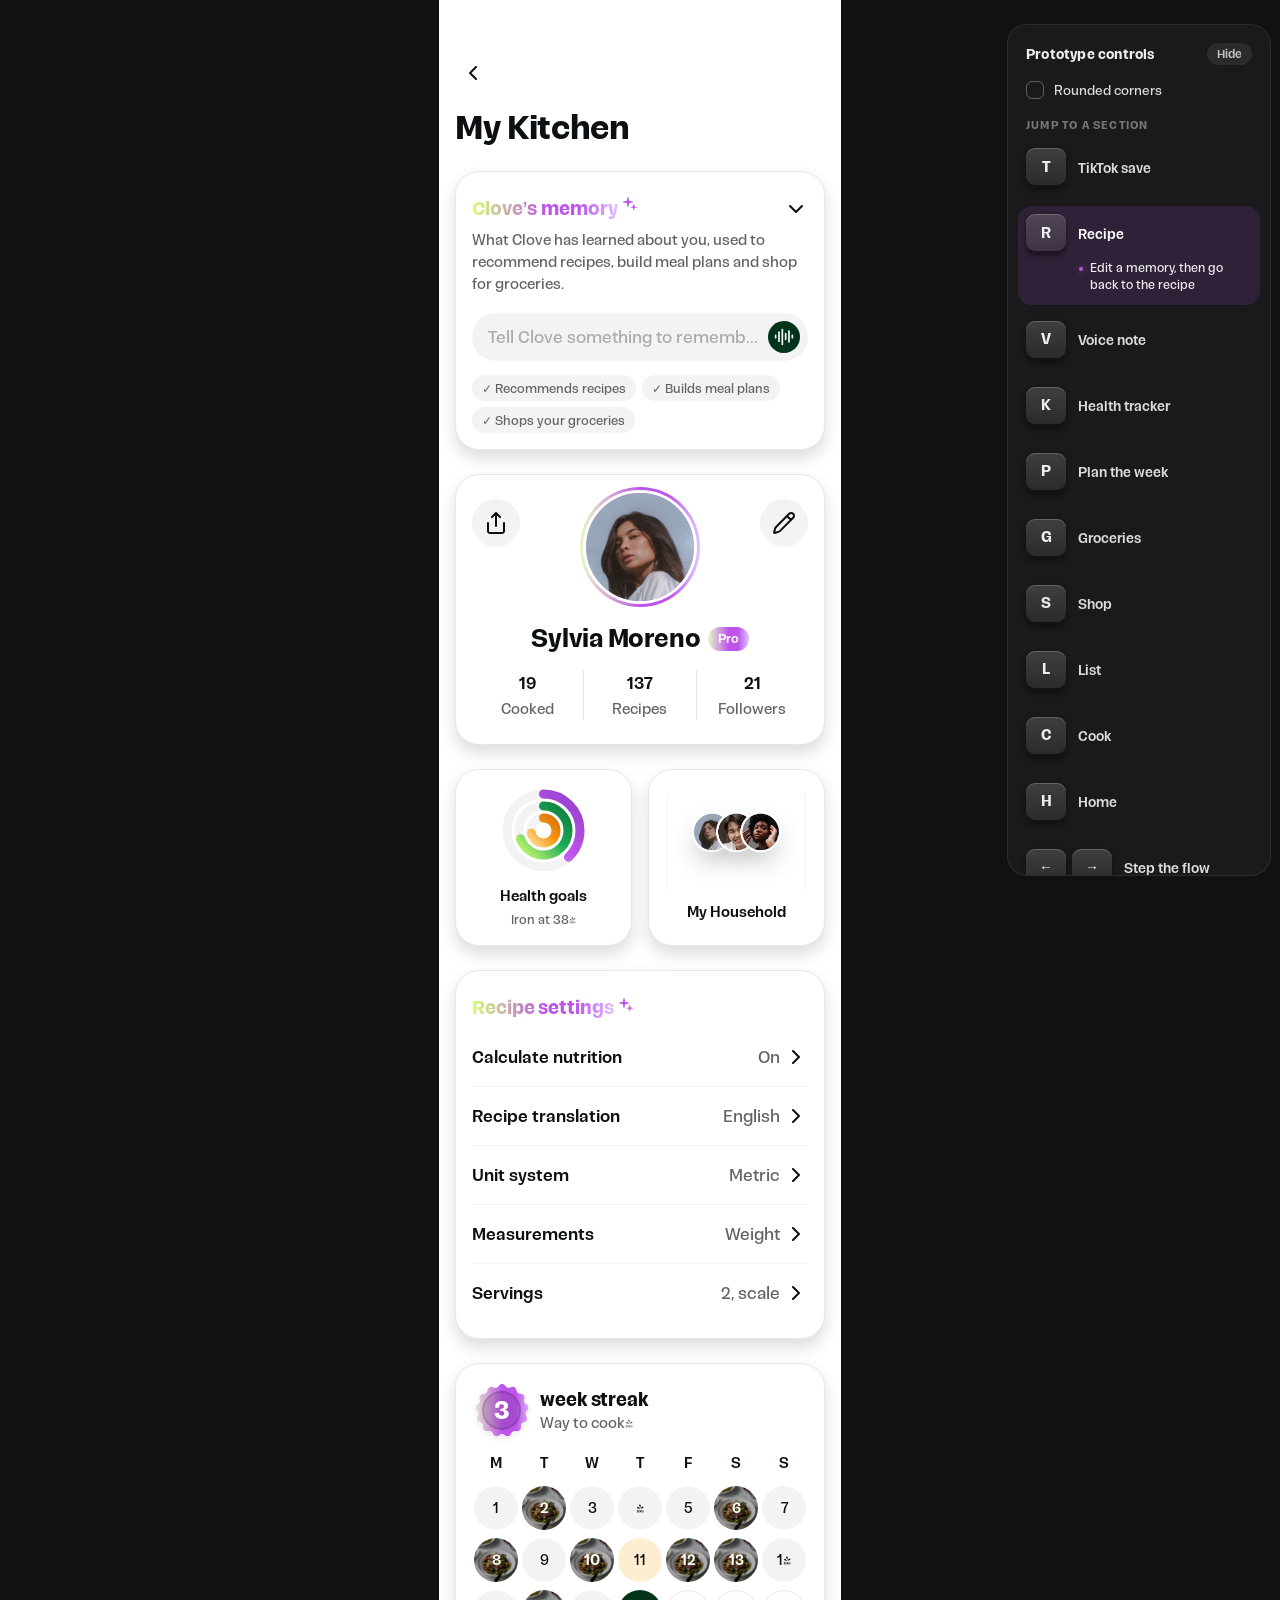
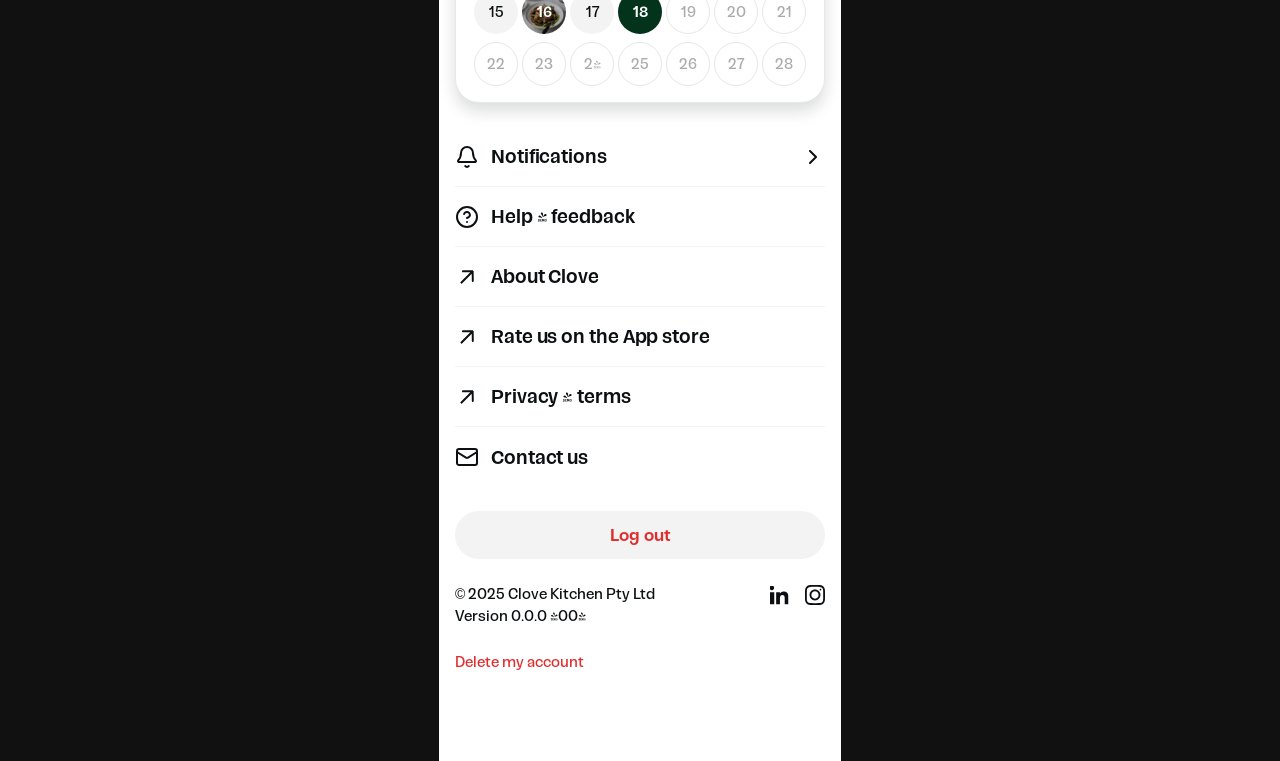
<file: clove-home/profile.html>
<!doctype html>
<html lang="en">
<head>
<meta charset="utf-8" />
<meta name="viewport" content="width=device-width, initial-scale=1" />
<title>Clove - My Kitchen</title>
<link rel="stylesheet" href="base.css" />
<script src="frame.js"></script>
<link rel="stylesheet" href="recipe.css" />
<link rel="stylesheet" href="profile.css" />
<link rel="stylesheet" href="goals.css" />
<link rel="stylesheet" href="picker.css" />
<link rel="stylesheet" href="memory.css" />
<script src="memory.js"></script>
</head>
<body>

<div class="phone">
  <div class="profile-nav">
    <a class="icon-button" href="index.html" aria-label="Back" onclick="if(history.length>1){history.back();return false}">
      <span class="ico ico-24"><img src="assets/icons/chevron-rt.svg" alt="" style="transform:translate(-50%,-50%) rotate(90deg)" /></span>
    </a>
  </div>

  <main class="profile-body">
    <h1>My Kitchen</h1>

    <!-- Clove's memory (re-imagined) -->
    <section class="pcard settings-card" id="memoryCard">
<button class="memory-toggle" aria-expanded="true">
  <p class="grad-text">Clove’s memory</p>
  <img class="spark" src="assets/icons/spark-gradient.svg" alt="" style="width:16px;height:16px;align-self:flex-start" />
  <span class="chev ico ico-24"><img src="assets/icons/chevron-rt.svg" alt="" style="transform:translate(-50%,-50%)" /></span>
</button>
<div class="memory-body"><div>
<p class="settings-card__sub">What Clove has learned about you, used to recommend recipes, build meal plans and shop for groceries.</p>

<!-- only memories the user has actually gathered render here (from CloveMemory) -->

      <!-- same composer as Ask Clove: pill field + kale voice button -->
      <button class="memory-add">
        <span class="memory-add__ph">Tell Clove something to remember</span>
        <span class="memory-add__micwrap"><span class="memory-add__mic"><span class="ico ico-20"><img src="assets/icons/audio-lines.svg" alt="" /></span></span></span>
      </button>

      <div class="memory-uses">
        <span class="use-chip">✓ Recommends recipes</span>
        <span class="use-chip">✓ Builds meal plans</span>
        <span class="use-chip">✓ Shops your groceries</span>
      </div>
      </div></div>
    </section>

<script>
  // arriving from a health-goal toast: land at the top with the memory card
  // collapsed, then glide down to the goals card and let it glow
  if (location.hash === "#goals") {
    if ("scrollRestoration" in history) history.scrollRestoration = "manual";
    var mc = document.getElementById("memoryCard");
    mc.classList.add("collapsed");
    var mt = mc.querySelector(".memory-toggle");
    if (mt) mt.setAttribute("aria-expanded", "false");
    window.scrollTo(0, 0);
    window.addEventListener("load", function () {
      window.scrollTo(0, 0); // stay at the top; the card is in view with the memory card collapsed
      var c = document.getElementById("goalsCard");
      setTimeout(function () { c.classList.add("flash"); }, 500);
    });
  }
</script>

<script>
  // Flow-captured memories open the matching InputWidget pattern so any
  // of them can be adjusted, e.g. "Cooks for 7" → stepper → "Cooks for 5".
  function flowSheet(m, row) {
    var t = m.text, n;
    function done(newText, kindNote) {
      row.querySelector(".m").textContent = newText;
      if (kindNote) row.querySelector(".k").textContent = kindNote;
      CloveMemory.update(t, newText, kindNote);
      m.text = newText;
      t = newText;
    }
    if ((n = t.match(/^Cooks for (\d+)/)))
      return ["household", { value: Number(n[1]), apply: function (r, v) { done("Cooks for " + v, "Household · updated just now"); } }];
    if ((n = t.match(/^Plans dinners (\d+)/)))
      return ["household", { q: "How many nights a week do you plan dinners?", value: Number(n[1]), min: 1, max: 7, unit: ["night", "nights"], apply: function (r, v) { done("Plans dinners " + v + " nights a week", "Habit · updated just now"); } }];
    if (/^Values .+ when shopping/.test(t))
      return [null, { type: "options", q: "When you shop, what do you value most?", value: (/low prices/i.test(t) ? 0 : /quality/i.test(t) ? 1 : 2), options: [["Low prices", "Stretch the weekly budget"], ["Quality produce", "The good tomatoes, always"], ["Convenience", "Fastest path to dinner"]], apply: function (r, v) { done("Values " + v.toLowerCase() + " when shopping", "Shopping · updated just now"); } }];
    if ((n = t.match(/^Budget: \$(\d+)/)))
      return ["budget", { value: Number(n[1]), apply: function (r, v) { done("Budget: $" + v + " a week", "Shopping · updated just now"); } }];
    if ((n = t.match(/^Aiming for (\d+)g protein/)))
      return ["goal", { apply: function (r, v) { done("Aiming for " + v[1] + "g protein a day", "Goal · updated just now"); } }];
    if (/^(Meal planner|Preps meals|Free spirit)/.test(t))
      return ["habit", { value: (/planner/i.test(t) ? 0 : /prep/i.test(t) ? 1 : 2), apply: function (r, v) {
        done(v === "Meal planner" ? "Meal planner, plans the week and sticks to it" : v === "Meal prepper" ? "Preps meals ahead for the week" : "Free spirit, decides meals on the day", "Habit · updated just now");
      } }];
    // anything else: a light "keep / weigh up / forget" adjust
    return [null, { type: "options", q: "How should Clove remember this?", value: 0, options: [[t, "Keep as is"], ["Weigh it higher", "Lean into this more when suggesting"], ["Forget this", "Remove it from memory"]], apply: function (r, v) {
      if (v === "Forget this") {
        CloveMemory.remove(t);
        row.style.overflow = "hidden";
        row.animate([{ opacity: 1, height: row.offsetHeight + "px" }, { opacity: 0, height: "0px" }], { duration: 300, easing: "ease-in" }).onfinish = function () { row.remove(); };
      } else if (v === "Weigh it higher") {
        done(t, row.querySelector(".k").textContent.split("·")[0].trim() + " · weighted up just now");
      }
    } }];
  }

  // Swipe a memory row left to reveal Forget; deleting is reversible via Undo
  function enableSwipeDelete(row, m) {
    var inner = row.querySelector(".memory-row__inner");
    var REVEAL = 72, sx = null, sy = null, dx = 0, axis = null;
    inner.addEventListener("pointerdown", function (e) {
      if (e.target.closest("button")) return;
      sx = e.clientX; sy = e.clientY; dx = 0; axis = null;
      inner.style.transition = "none";
    });
    inner.addEventListener("pointermove", function (e) {
      if (sx === null) return;
      var mx = e.clientX - sx, my = e.clientY - sy;
      if (!axis) {
        if (Math.abs(mx) < 6 && Math.abs(my) < 6) return;
        axis = Math.abs(mx) > Math.abs(my) ? "x" : "y";
        if (axis === "x") { inner.setPointerCapture && inner.setPointerCapture(e.pointerId); e.stopPropagation(); }
      }
      if (axis !== "x") return;
      dx = Math.max(-REVEAL, Math.min(0, mx + (row.classList.contains("swiped") ? -REVEAL : 0)));
      inner.style.transform = "translateX(" + dx + "px)";
    });
    function end() {
      if (sx === null) return;
      sx = null;
      inner.style.transition = "";
      if (axis !== "x") return;
      var open = dx < -REVEAL / 2;
      row.classList.toggle("swiped", open);
      inner.style.transform = open ? "translateX(-" + REVEAL + "px)" : "";
    }
    inner.addEventListener("pointerup", end);
    inner.addEventListener("pointercancel", end);

    row.querySelector(".memory-del").addEventListener("click", function () {
      var entry = { icon: m.icon, text: m.text, kind: m.kind, t: m.t };
      var next = row.nextElementSibling;
      var h = row.offsetHeight;
      row.style.overflow = "hidden";
      row.animate([{ height: h + "px", opacity: 1 }, { height: "0px", opacity: 0 }], { duration: 280, easing: "ease-in" }).onfinish = function () {
        row.remove();
      };
      CloveMemory.remove(m.text);
      showUndo("Memory forgotten", function () {
        CloveMemory.restore(entry);
        row.style.overflow = "";
        row.style.transform = "";
        inner.style.transform = "";
        row.classList.remove("swiped");
        next && next.parentNode ? next.parentNode.insertBefore(row, next) : document.querySelector(".memory-add").parentNode.insertBefore(row, document.querySelector(".memory-add"));
        row.animate([{ height: "0px", opacity: 0 }, { height: h + "px", opacity: 1 }], { duration: 280, easing: "ease-out" });
      });
    });
  }

  var undoT;
  function showUndo(text, onUndo) {
    var bar = document.querySelector(".undo-bar");
    if (!bar) {
      bar = document.createElement("div");
      bar.className = "undo-bar";
      bar.innerHTML = '<span class="undo-bar__t"></span><button class="undo-bar__btn">Undo</button>';
      document.body.appendChild(bar);
    }
    bar.querySelector(".undo-bar__t").textContent = text;
    var btn = bar.querySelector(".undo-bar__btn");
    var fresh = btn.cloneNode(true);
    btn.replaceWith(fresh);
    fresh.addEventListener("click", function () { onUndo(); bar.classList.remove("show"); });
    bar.classList.remove("show");
    void bar.offsetWidth;
    bar.classList.add("show");
    clearTimeout(undoT);
    undoT = setTimeout(function () { bar.classList.remove("show"); }, 5000);
  }

  // memories captured along the first mile land at the TOP of the card,
  // newest first, so fresh ones are right there to edit. Rendered inline,
  // right after the card parses, so the card never paints empty and
  // grows later; rows hold their space and settle in with a soft stagger.
  (function () {
    var addBtn = document.querySelector(".memory-add");
    if (!addBtn || !window.CloveMemory) return;
    CloveMemory.newestFirst().forEach(function (m, i) {
      var d = document.createElement("div");
      d.className = "memory-row pop";
      if (CloveMemory.fresh().indexOf(m.text) > -1) d.classList.add("is-new");
      d.innerHTML =
        '<button class="memory-del" aria-label="Forget this memory"><img src="assets/icons/trash-2.svg" alt="" /></button>' +
        '<div class="memory-row__inner">' +
        '<span class="memory-row__icon">' + m.icon + "</span>" +
        '<div class="memory-row__text"><p class="m">' + m.text + '</p><p class="k">' + m.kind + "</p></div>" +
        '<button class="memory-edit" aria-label="Edit memory"><span class="ico ico-16"><img src="assets/icons/pencil.svg" alt="" style="width:15px;height:15px" /></span></button>' +
        "</div>";
      enableSwipeDelete(d, m);
      d.querySelector(".memory-edit").addEventListener("click", function () {
        d.classList.remove("is-new");
        CloveMemory.markSeen(m.text);
        var s = flowSheet(m, d);
        if (window.ClovePicker) ClovePicker.open(s[0], d, s[1]);
      });
      addBtn.parentNode.insertBefore(d, addBtn);
      setTimeout(function () { d.classList.add("in"); }, 120 + i * 70);
    });
  })();
</script>


    <!-- Identity -->
    <section class="pcard id-card">
      <div class="id-card__top">
        <button class="id-card__btn" aria-label="Share">
          <span class="ico ico-24"><img src="assets/icons/share.svg" alt="" style="width:18px;height:22px" /></span>
        </button>
        <span class="id-card__avatar"><img src="assets/img/avatar-sylvia.png" alt="" /></span>
        <button class="id-card__btn" aria-label="Edit">
          <span class="ico ico-24"><img src="assets/icons/pencil.svg" alt="" style="width:22px;height:22px" /></span>
        </button>
      </div>
      <div class="id-card__name">
        <span>Sylvia Moreno</span>
        <span class="pro-badge">Pro</span>
      </div>
      <div class="id-card__stats">
        <div class="id-card__stat"><span class="num">19</span><span class="lbl">Cooked</span></div>
        <div class="id-card__stat"><span class="num">137</span><span class="lbl">Recipes</span></div>
        <div class="id-card__stat"><span class="num">21</span><span class="lbl">Followers</span></div>
      </div>
    </section>

    <!-- Preferences / Household -->
    <div class="option-row">
      <!-- Health goals (replaces Preferences, Figma 28042:23365): rings art + tracker link -->
      <a class="pcard option-card option-card--goals" id="goalsCard" href="goals.html">
        <span class="option-card__inner">
          <span class="option-card__art goal-art" id="goalsArt"></span>
          <span class="option-card__label">Health goals</span>
          <span class="option-card__sub" id="goalsSub">Cook toward a goal</span>
        </span>
      </a>
      <button class="pcard option-card">
        <span class="option-card__inner">
          <span class="option-card__art"><img src="assets/img/household-art.png" alt="" /></span>
          <span class="option-card__label">My Household</span>
        </span>
      </button>
    </div>


    <!-- Recipe settings -->
    <section class="pcard settings-card">
      <div class="settings-card__title">
        <p class="grad-text">Recipe settings</p>
        <img class="spark" src="assets/icons/spark-gradient.svg" alt="" style="width:16px;height:16px" />
      </div>
<div class="settings-row">
  <p class="lbl">Calculate nutrition</p>
  <p class="val">On</p>
  <span class="chev ico ico-24"><img src="assets/icons/chevron-rt.svg" alt="" style="transform:translate(-50%,-50%) rotate(-90deg)" /></span>
</div>
<div class="settings-row">
  <p class="lbl">Recipe translation</p>
  <p class="val">English</p>
  <span class="chev ico ico-24"><img src="assets/icons/chevron-rt.svg" alt="" style="transform:translate(-50%,-50%) rotate(-90deg)" /></span>
</div>
<div class="settings-row">
  <p class="lbl">Unit system</p>
  <p class="val">Metric</p>
  <span class="chev ico ico-24"><img src="assets/icons/chevron-rt.svg" alt="" style="transform:translate(-50%,-50%) rotate(-90deg)" /></span>
</div>
<div class="settings-row">
  <p class="lbl">Measurements</p>
  <p class="val">Weight</p>
  <span class="chev ico ico-24"><img src="assets/icons/chevron-rt.svg" alt="" style="transform:translate(-50%,-50%) rotate(-90deg)" /></span>
</div>
<div class="settings-row">
  <p class="lbl">Servings</p>
  <p class="val">2, scale</p>
  <span class="chev ico ico-24"><img src="assets/icons/chevron-rt.svg" alt="" style="transform:translate(-50%,-50%) rotate(-90deg)" /></span>
</div>
    </section>

    <!-- Week streak -->
    <section class="pcard settings-card">
      <div class="streak-head">
        <span class="streak-badge">
          <img class="star" src="assets/icons/streak-star.svg" alt="" />
          <img class="ring" src="assets/icons/streak-ring.svg" alt="" />
          <span class="n">3</span>
        </span>
        <div>
          <p class="t1">week streak</p>
          <p class="t2">Way to cook!</p>
        </div>
      </div>
      <div class="cal">
        <span class="dow">M</span>
        <span class="dow">T</span>
        <span class="dow">W</span>
        <span class="dow">T</span>
        <span class="dow">F</span>
        <span class="dow">S</span>
        <span class="dow">S</span>
        <span class="day">1</span>
        <span class="day day--cooked"><img src="assets/img/day-cooked.png" alt="" /><span>2</span></span>
        <span class="day">3</span>
        <span class="day">4</span>
        <span class="day">5</span>
        <span class="day day--cooked"><img src="assets/img/day-cooked.png" alt="" /><span>6</span></span>
        <span class="day">7</span>
        <span class="day day--cooked"><img src="assets/img/day-cooked.png" alt="" /><span>8</span></span>
        <span class="day">9</span>
        <span class="day day--cooked"><img src="assets/img/day-cooked.png" alt="" /><span>10</span></span>
        <span class="day day--highlight">11</span>
        <span class="day day--cooked"><img src="assets/img/day-cooked.png" alt="" /><span>12</span></span>
        <span class="day day--cooked"><img src="assets/img/day-cooked.png" alt="" /><span>13</span></span>
        <span class="day">14</span>
        <span class="day">15</span>
        <span class="day day--cooked"><img src="assets/img/day-cooked.png" alt="" /><span>16</span></span>
        <span class="day">17</span>
        <span class="day day--today">18</span>
        <span class="day day--future">19</span>
        <span class="day day--future">20</span>
        <span class="day day--future">21</span>
        <span class="day day--future">22</span>
        <span class="day day--future">23</span>
        <span class="day day--future">24</span>
        <span class="day day--future">25</span>
        <span class="day day--future">26</span>
        <span class="day day--future">27</span>
        <span class="day day--future">28</span>
      </div>
    </section>

    <!-- Links -->
    <div class="profile-links">
<div class="profile-link">
  <span class="ico ico-24"><img src="assets/icons/bell-24.svg" alt="" style="width:20px;height:22px" /></span>
  <span class="txt">Notifications</span>
  <span class="ico ico-24"><img src="assets/icons/chevron-rt.svg" alt="" style="transform:translate(-50%,-50%) rotate(-90deg)" /></span>
</div>
<div class="profile-link">
  <span class="ico ico-24"><img src="assets/icons/help.svg" alt="" style="width:22px;height:22px" /></span>
  <span class="txt">Help &amp; feedback</span>
  
</div>
<div class="profile-link">
  <span class="ico ico-24"><img src="assets/icons/arrow-out.svg" alt="" style="width:16px;height:18px;transform:translate(-50%,-50%) rotate(45deg)" /></span>
  <span class="txt">About Clove</span>
  
</div>
<div class="profile-link">
  <span class="ico ico-24"><img src="assets/icons/arrow-out.svg" alt="" style="width:16px;height:18px;transform:translate(-50%,-50%) rotate(45deg)" /></span>
  <span class="txt">Rate us on the App store</span>
  
</div>
<div class="profile-link">
  <span class="ico ico-24"><img src="assets/icons/arrow-out.svg" alt="" style="width:16px;height:18px;transform:translate(-50%,-50%) rotate(45deg)" /></span>
  <span class="txt">Privacy &amp; terms</span>
  
</div>
<div class="profile-link">
  <span class="ico ico-24"><img src="assets/icons/mail.svg" alt="" style="width:22px;height:18px" /></span>
  <span class="txt">Contact us</span>
  
</div>
    </div>

    <button class="logout-btn">Log out</button>

    <div class="profile-foot">
      <div class="info">
        <p>© 2025 Clove Kitchen Pty Ltd</p>
        <p>Version 0.0.0 (00)</p>
      </div>
      <div class="socials">
        <span class="ico ico-20"><img src="assets/icons/linkedin.svg" alt="LinkedIn" style="width:19px;height:19px" /></span>
        <span class="ico ico-20"><img src="assets/icons/instagram.svg" alt="Instagram" style="width:20px;height:20px" /></span>
      </div>
    </div>

    <p class="delete-link">Delete my account</p>
  </main>
</div>

<script src="app.js"></script>
<script src="goals.js"></script>

<script src="picker.js"></script>
</body>
</html>
</file>
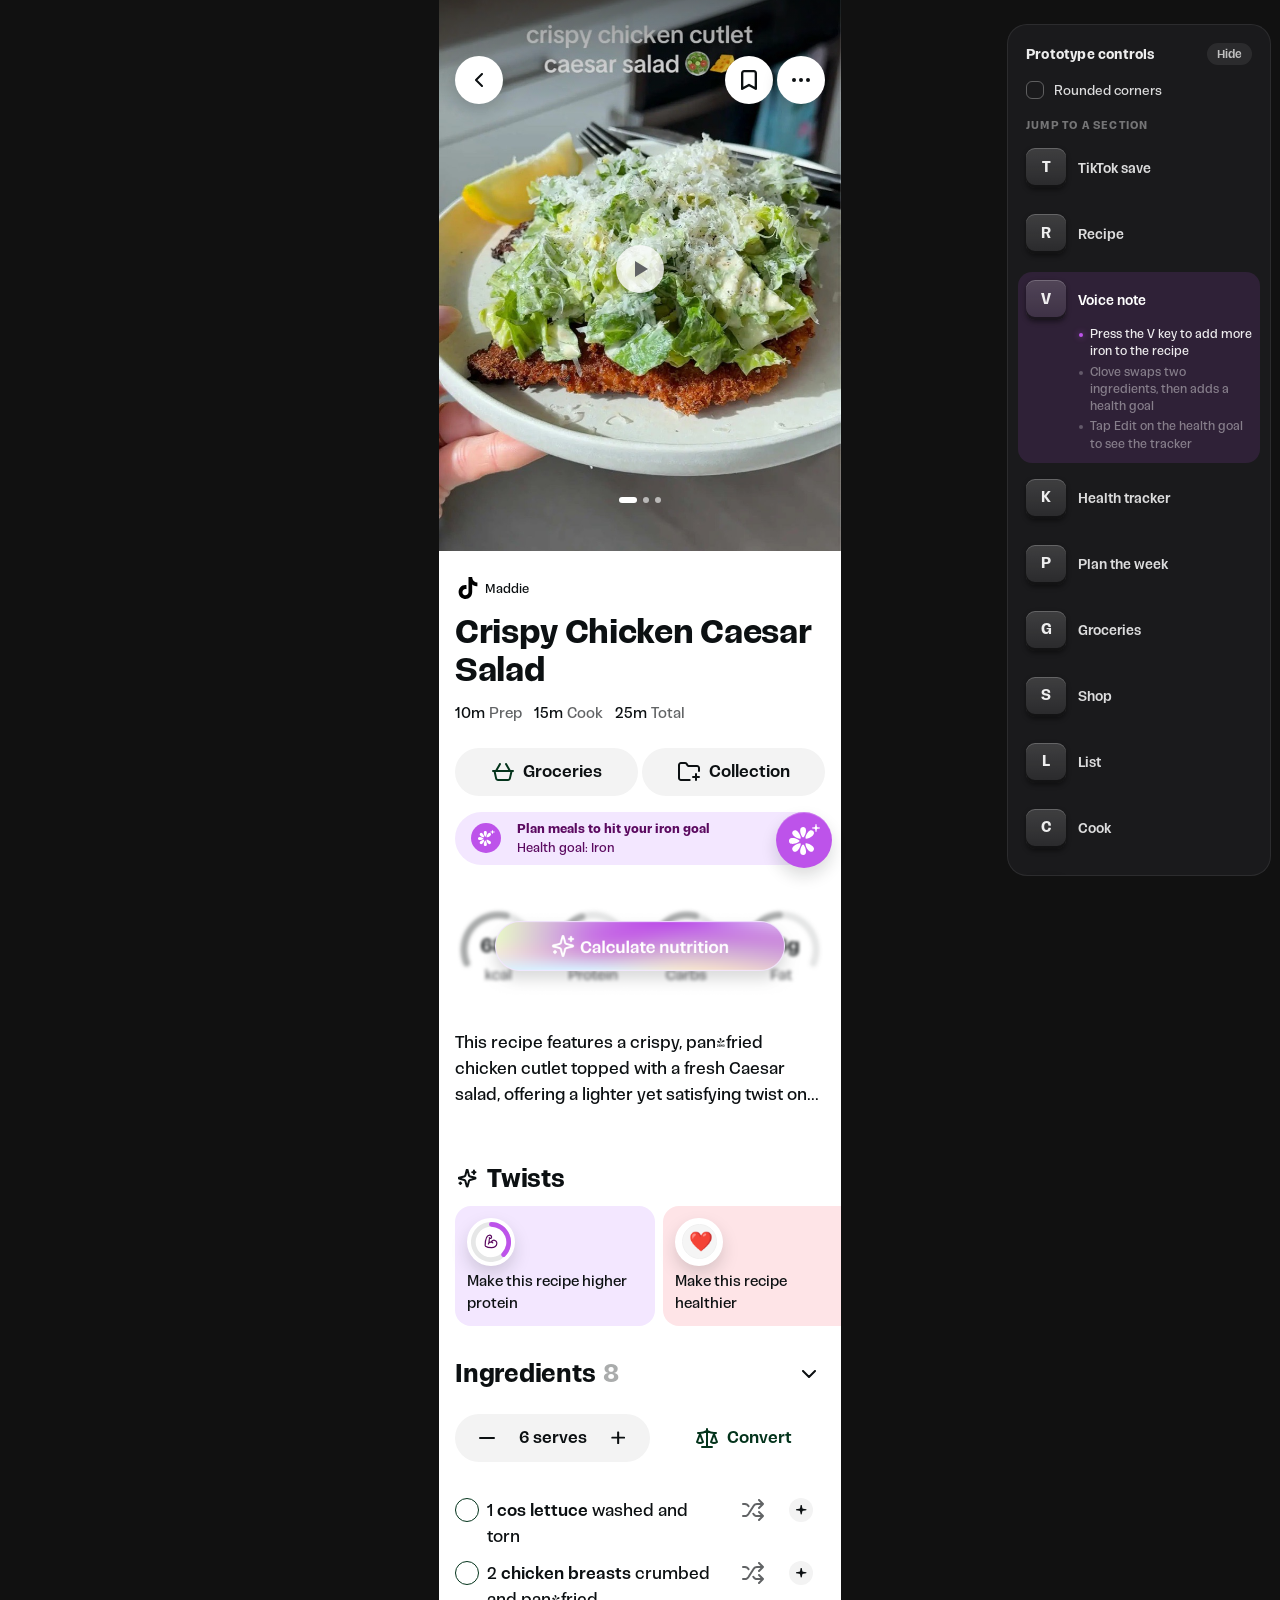
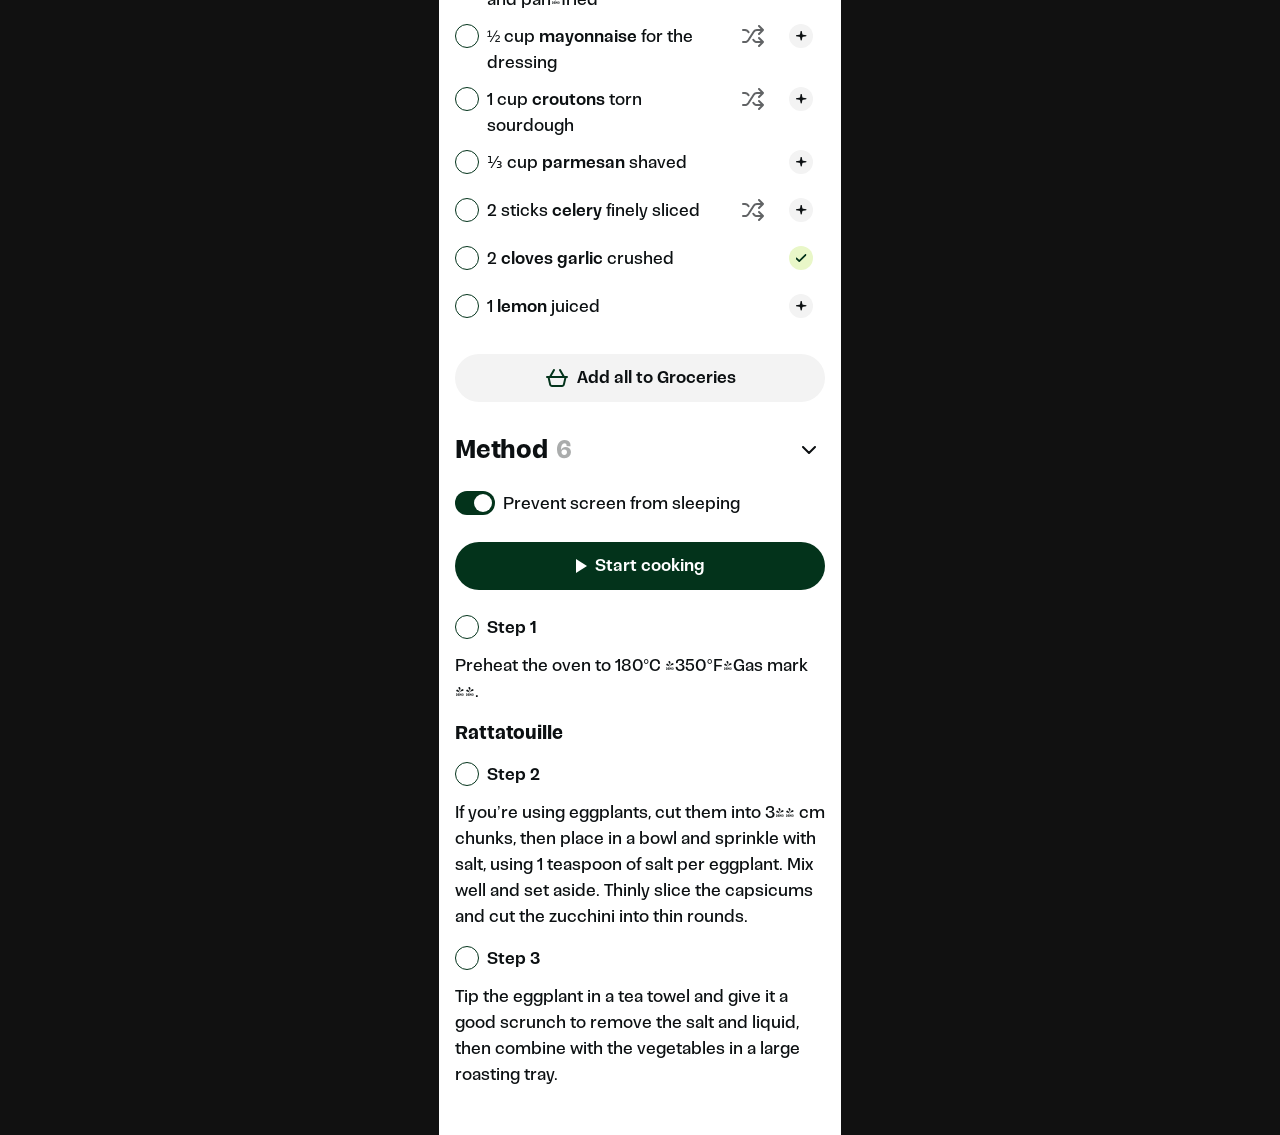
<file: clove-home/recipe.html>
<!doctype html>
<html lang="en">
<head>
<meta charset="utf-8" />
<meta name="viewport" content="width=device-width, initial-scale=1" />
<title>Clove - Recipe</title>
<link rel="stylesheet" href="base.css" />
<script src="frame.js"></script>
<link rel="stylesheet" href="styles.css" />
<link rel="stylesheet" href="recipe.css" />
<link rel="stylesheet" href="memory.css" />
<link rel="stylesheet" href="picker.css" />
<link rel="stylesheet" href="clove-ask.css" />
<link rel="stylesheet" href="chat.css" />
<link rel="stylesheet" href="voice.css" />
<link rel="stylesheet" href="goals.css" />
</head>
<body>

<div class="phone">
  <!-- ============ Video hero ============ -->
  <div class="video-hero">
    <img class="poster" src="assets/img/recipe-video.jpg" alt="" />
    <div class="video-hero__scrim-top"></div>
    <button class="video-hero__play" aria-label="Play"></button>
    <div class="video-hero__dots"><i class="on"></i><i></i><i></i></div>
    <div class="float-nav">
      <a class="float-btn" href="recipes.html" aria-label="Back">
        <span class="ico ico-24"><img src="assets/icons/chevron-rt.svg" alt="" style="transform:translate(-50%,-50%) rotate(90deg)" /></span>
      </a>
      <div class="float-nav__group">
        <button class="float-btn" aria-label="Save">
          <span class="ico ico-24"><img src="assets/icons/bookmark-btn.svg" alt="" style="width:16px;height:20px" /></span>
        </button>
        <button class="float-btn" aria-label="More">
          <span class="ico ico-24"><img src="assets/icons/more-h.svg" alt="" /></span>
        </button>
      </div>
    </div>
  </div>

  <!-- ============ Summary ============ -->
  <section class="recipe-summary">
    <div class="recipe-head">
      <div class="user-chip">
        <span class="src"><img src="assets/icons/tiktok.svg" alt="" /></span>
        <p>Maddie</p>
      </div>
      <h1>Crispy Chicken Caesar Salad</h1>
      <div class="recipe-meta">
        <span><span class="v">10m</span><span class="k">Prep</span></span>
        <span><span class="v">15m</span><span class="k">Cook</span></span>
        <span><span class="v">25m</span><span class="k">Total</span></span>
      </div>
    </div>

    <div class="recipe-actions">
      <button class="pill-btn">
        <span class="ico ico-24"><img src="assets/icons/basket-24.svg" alt="" /></span>
        <span>Groceries</span>
      </button>
      <button class="pill-btn">
        <span class="ico ico-24"><img src="assets/icons/folder-search.svg" alt="" /></span>
        <span>Collection</span>
      </button>
    </div>

    <!-- in-UI meal-plan entry under the actions (Figma 28063:51946);
         starts hidden so it can never flash before syncPlanBanner() runs -->
    <button class="ai-card" id="planBanner" hidden>
      <span class="ai-card__clove"><span class="mark"><img class="logo" src="assets/icons/clove-white.svg" alt="" /><img class="spark" src="assets/icons/clove-sparkle.svg" alt="" /></span></span>
      <span class="ai-card__text">
        <span class="t">Plan meals to hit your iron goal</span>
        <span class="s">Health goal: Iron</span>
      </span>
    </button>

    <div class="nutrition">
      <button aria-label="Calculate nutrition"><img src="assets/img/nutrition-block.png" alt="Calculate nutrition" /></button>
    </div>

    <p class="recipe-desc">This recipe features a crispy, pan-fried chicken cutlet topped with a fresh Caesar salad, offering a lighter yet satisfying twist on the classic chicken Caesar.</p>
  </section>

  <!-- ============ Twists ============ -->
  <section class="recipe-section">
    <div class="recipe-section__head">
      <div class="ttl">
        <span class="ico ico-24"><img src="assets/icons/sparkles.svg" alt="" /></span>
        <span>Twists</span>
      </div>
    </div>
    <div class="rail twists-rail" style="margin-top:12px">
      <div class="rail__strip">
<button class="twist twist--protein">
  <span class="twist__icon twist__icon--protein">
          <img class="base" src="assets/icons/twist-protein.svg" alt="" />
          <span class="twist__ring">
            <span class="arc arc--track"><img src="assets/icons/twist-protein-e330.svg" alt="" /></span>
            <span class="arc arc--fill"><img src="assets/icons/twist-protein-e339.svg" alt="" /></span>
            <img class="glyph" src="assets/icons/twist-biceps.svg" alt="" />
          </span>
        </span>
  <p>Make this recipe higher protein</p>
</button>
<button class="twist twist--healthy">
  <span class="twist__icon twist__icon--heart">
          <img class="base" src="assets/icons/twist-healthy.svg" alt="" />
          <img class="inner" src="assets/icons/twist-healthy-e2.svg" alt="" />
          <span class="emoji">❤️</span>
        </span>
  <p>Make this recipe healthier</p>
</button>
      <button class="twist twist--salad">
        <span class="twist__icon twist__icon--art"><img src="assets/icons/twist-salad.svg" alt="" /></span>
        <p>Make this recipe with ingredients I have</p>
      </button>
      <button class="twist twist--simpler">
        <span class="twist__icon twist__icon--art"><img src="assets/icons/twist-emulsification.svg" alt="" /></span>
        <p>Make this recipe simpler</p>
      </button>
      <button class="twist twist--substitute">
        <span class="twist__icon twist__icon--art"><img src="assets/icons/twist-refresh.svg" alt="" /></span>
        <p>Substitute an ingredient I don’t have</p>
      </button>
      </div>
    </div>
  </section>

  <!-- ============ Ingredients ============ -->
  <section class="recipe-section" id="ingSection">
    <div class="recipe-section__head">
      <div class="ttl"><span>Ingredients</span><span class="count">8</span><span class="ai-tag" id="ingAiTag" hidden>✦ Higher iron</span></div>
      <button class="collapse" aria-label="Collapse">
        <span class="ico ico-24"><img src="assets/icons/chevron-rt.svg" alt="" style="transform:translate(-50%,-50%)" /></span>
      </button>
    </div>

    <div class="serves-row">
      <div class="stepper">
        <button aria-label="Fewer"><span class="ico ico-24"><img src="assets/icons/minus.svg" alt="" style="width:16px;height:2px" /></span></button>
        <span class="val">6 serves</span>
        <button aria-label="More"><span class="ico ico-24"><img src="assets/icons/add.svg" alt="" style="width:13.7px;height:13.7px" /></span></button>
      </div>
      <button class="convert-btn">
        <span class="ico ico-24"><img src="assets/icons/scale.svg" alt="" style="width:22px;height:20px" /></span>
        <span>Convert</span>
      </button>
    </div>

<!-- pro banner removed -->

    <div class="ing-list">
<div class="ing-row" data-h-qty="2 cups " data-h-nm="baby spinach" data-h-note=" instead of cos lettuce">
  <div class="ing-row__check"><button class="checkcircle" aria-label="Check"></button></div>
  <p class="ing-row__text"><span class="qty">1 </span><span class="nm">cos lettuce</span><span class="note"> washed and torn</span></p>
  <div class="ing-row__acts">
      <button class="icon-button" aria-label="Swap"><span class="ico ico-24"><img src="assets/icons/shuffle.svg" alt="" style="width:22px;height:22px" /></span></button>
            <button class="addcirc" aria-label="Add to groceries"><span class="c"><span class="ico ico-16"><img src="assets/icons/add-16-dark.svg" alt="" style="width:10.6px;height:10.6px" /></span></span></button>
  </div>
</div>
<div class="ing-row">
  <div class="ing-row__check"><button class="checkcircle" aria-label="Check"></button></div>
  <p class="ing-row__text"><span class="qty">2 </span><span class="nm">chicken breasts</span><span class="note"> crumbed and pan-fried</span></p>
  <div class="ing-row__acts">
      <button class="icon-button" aria-label="Swap"><span class="ico ico-24"><img src="assets/icons/shuffle.svg" alt="" style="width:22px;height:22px" /></span></button>
            <button class="addcirc" aria-label="Add to groceries"><span class="c"><span class="ico ico-16"><img src="assets/icons/add-16-dark.svg" alt="" style="width:10.6px;height:10.6px" /></span></span></button>
  </div>
</div>
<div class="ing-row">
  <div class="ing-row__check"><button class="checkcircle" aria-label="Check"></button></div>
  <p class="ing-row__text"><span class="qty">1/2 cup </span><span class="nm">mayonnaise</span><span class="note"> for the dressing</span></p>
  <div class="ing-row__acts">
      <button class="icon-button" aria-label="Swap"><span class="ico ico-24"><img src="assets/icons/shuffle.svg" alt="" style="width:22px;height:22px" /></span></button>
            <button class="addcirc" aria-label="Add to groceries"><span class="c"><span class="ico ico-16"><img src="assets/icons/add-16-dark.svg" alt="" style="width:10.6px;height:10.6px" /></span></span></button>
  </div>
</div>
<div class="ing-row" data-h-qty="1/4 cup " data-h-nm="toasted pepitas" data-h-note=" instead of croutons">
  <div class="ing-row__check"><button class="checkcircle" aria-label="Check"></button></div>
  <p class="ing-row__text"><span class="qty">1 cup </span><span class="nm">croutons</span><span class="note"> torn sourdough</span></p>
  <div class="ing-row__acts">
      <button class="icon-button" aria-label="Swap"><span class="ico ico-24"><img src="assets/icons/shuffle.svg" alt="" style="width:22px;height:22px" /></span></button>
            <button class="addcirc" aria-label="Add to groceries"><span class="c"><span class="ico ico-16"><img src="assets/icons/add-16-dark.svg" alt="" style="width:10.6px;height:10.6px" /></span></span></button>
  </div>
</div>
<div class="ing-row">
  <div class="ing-row__check"><button class="checkcircle" aria-label="Check"></button></div>
  <p class="ing-row__text"><span class="qty">1/3 cup </span><span class="nm">parmesan</span><span class="note"> shaved</span></p>
  <div class="ing-row__acts">
            <button class="addcirc" aria-label="Add to groceries"><span class="c"><span class="ico ico-16"><img src="assets/icons/add-16-dark.svg" alt="" style="width:10.6px;height:10.6px" /></span></span></button>
  </div>
</div>
<div class="ing-row">
  <div class="ing-row__check"><button class="checkcircle" aria-label="Check"></button></div>
  <p class="ing-row__text"><span class="qty">2 sticks </span><span class="nm">celery</span><span class="note"> finely sliced</span></p>
  <div class="ing-row__acts">
      <button class="icon-button" aria-label="Swap"><span class="ico ico-24"><img src="assets/icons/shuffle.svg" alt="" style="width:22px;height:22px" /></span></button>
            <button class="addcirc" aria-label="Add to groceries"><span class="c"><span class="ico ico-16"><img src="assets/icons/add-16-dark.svg" alt="" style="width:10.6px;height:10.6px" /></span></span></button>
  </div>
</div>
<div class="ing-row">
  <div class="ing-row__check"><button class="checkcircle" aria-label="Check"></button></div>
  <p class="ing-row__text"><span class="qty">2 </span><span class="nm">cloves garlic</span><span class="note"> crushed</span></p>
  <div class="ing-row__acts">
            <button class="addcirc added" aria-label="Added"><span class="c"><span class="ico ico-16"><img src="assets/icons/check-kale.svg" alt="" style="width:11px;height:8px" /></span></span></button>
  </div>
</div>
<div class="ing-row">
  <div class="ing-row__check"><button class="checkcircle" aria-label="Check"></button></div>
  <p class="ing-row__text"><span class="qty">1 </span><span class="nm">lemon</span><span class="note"> juiced</span></p>
  <div class="ing-row__acts">
            <button class="addcirc" aria-label="Add to groceries"><span class="c"><span class="ico ico-16"><img src="assets/icons/add-16-dark.svg" alt="" style="width:10.6px;height:10.6px" /></span></span></button>
  </div>
</div>
    </div>

    <button class="btn-tonal add-all-btn">
      <span class="ico ico-24"><img src="assets/icons/basket-24.svg" alt="" /></span>
      <span>Add all to Groceries</span>
    </button>
  </section>

  <!-- ============ Method ============ -->
  <section class="recipe-section">
    <div class="recipe-section__head">
      <div class="ttl"><span>Method</span><span class="count">6</span></div>
      <button class="collapse" aria-label="Collapse">
        <span class="ico ico-24"><img src="assets/icons/chevron-rt.svg" alt="" style="transform:translate(-50%,-50%)" /></span>
      </button>
    </div>

    <div class="sleep-row">
      <button class="switch" role="switch" aria-checked="true" aria-label="Prevent screen from sleeping"></button>
      <span>Prevent screen from sleeping</span>
    </div>

    <button class="start-btn"><span>Start cooking</span></button>

    <div class="method-list">
<div class="step step--done">
  <div class="step__head"><span class="checkcircle--done"><span class="ico ico-16"><img src="assets/icons/check.svg" alt="" style="width:12.7px;height:9.3px" /></span></span><span>Step 1</span></div>
  <p class="step__body">Preheat the oven to 180°C (350°F/Gas mark 4).</p>
</div>
      <p class="method-subhead">Rattatouille</p>
<div class="step step--done">
  <div class="step__head"><span class="checkcircle--done"><span class="ico ico-16"><img src="assets/icons/check.svg" alt="" style="width:12.7px;height:9.3px" /></span></span><span>Step 2</span></div>
  <p class="step__body">If you’re using eggplants, cut them into 3-4 cm chunks, then place in a bowl and sprinkle with salt, using 1 teaspoon of salt per eggplant. Mix well and set aside. Thinly slice the capsicums and cut the zucchini into thin rounds.</p>
</div>
<div class="step">
  <div class="step__head"><span class="checkcircle"></span><span>Step 3</span></div>
  <p class="step__body">Tip the eggplant in a tea towel and give it a good scrunch to remove the salt and liquid, then combine with the vegetables in a large roasting tray.</p>
</div>
    </div>
  </section>
</div>

<!-- just the clove AI button, no menu (Figma 28060:49452) -->
<nav class="tabbar tabbar--solo">
  <button class="chat-button" aria-label="Ask Clove">
    <span class="mark">
      <img class="logo" src="assets/icons/clove-white.svg" alt="" />
      <img class="spark" src="assets/icons/clove-sparkle.svg" alt="" />
    </span>
  </button>
</nav>

<script src="app.js"></script>
<script src="memory.js"></script>
<script>
  // Method steps and ingredients: untouched on a first visit; all ticked
  // once the meal has been shopped for and cooked (the return visit)
  document.addEventListener("DOMContentLoaded", function () {
    var shopped = !!(localStorage.getItem("cloveOrdered") || localStorage.getItem("cloveShopped") || localStorage.getItem("cloveStoreName"));
    document.querySelectorAll(".ing-row__check").forEach(function (c) {
      var circle = c.firstElementChild;
      if (!circle) return;
      if (shopped) {
        circle.className = "checkcircle--done";
        circle.innerHTML = '<span class="ico ico-16"><img src="assets/icons/check.svg" alt="" style="width:12.7px;height:9.3px" /></span>';
      } else {
        circle.className = "checkcircle";
        circle.innerHTML = "";
      }
    });
    document.querySelectorAll(".step").forEach(function (st) {
      var head = st.querySelector(".step__head");
      var circle = head && head.firstElementChild;
      if (!circle) return;
      st.classList.toggle("step--done", shopped);
      if (shopped) {
        circle.className = "checkcircle--done";
        circle.innerHTML = '<span class="ico ico-16"><img src="assets/icons/check.svg" alt="" style="width:12.7px;height:9.3px" /></span>';
      } else {
        circle.className = "checkcircle";
        circle.innerHTML = "";
      }
    });
  });
</script>
<script>
  // Landing here "saved" from the import (or via the R hotkey) implies the
  // TikTok save happened: make sure its two memories exist.
  if (/[?&]saved=1/.test(location.search) && window.CloveMemory && !CloveMemory.all().length) {
    CloveMemory.add("📱", "Finds recipes on TikTok", "Habit · noticed from this save");
    CloveMemory.add("💪", "Quick, high-protein meals", "Goal · inferred while saving");
  }
</script>
<script src="clove-ask.js"></script>
<script src="chat.js"></script>
<script src="goals.js"></script>
<script>
  (function () {
    // Serving stepper is live: the ingredient quantities follow it, and the
    // change becomes a "Cooks for N" memory
    var val = document.querySelector(".stepper .val");
    var serves = 6, BASE = 6;
    var FR = [[0, ""], [0.25, "\u00bc"], [1 / 3, "\u2153"], [0.5, "\u00bd"], [2 / 3, "\u2154"], [0.75, "\u00be"], [1, ""]];
    function frac(x, opts) { // nearest "nice" fraction for the part below 1
      var whole = Math.floor(x + 1e-9), part = x - whole, best = FR[0];
      FR.forEach(function (f) { if (Math.abs(f[0] - part) < Math.abs(best[0] - part)) best = f; });
      if (best[0] === 1) { whole += 1; best = FR[0]; }
      if (!whole && !best[0]) best = FR[1]; // never nothing: at least ¼
      return { whole: whole, glyph: best[1] };
    }
    // q = {base, unit, kind}: kind whole | half | cup
    function qtyText(q) {
      var v = q.base * serves / BASE, out;
      if (q.kind === "whole") {
        var n = Math.max(q.min || 1, Math.round(v));
        out = n + (q.unit ? " " + (n === 1 && q.one ? q.one : q.unit) : "");
      } else if (q.kind === "half") {
        var h = Math.max(0.5, Math.round(v * 2) / 2);
        out = (Math.floor(h) || "") + (h % 1 ? "\u00bd" : "") + (q.unit ? " " + q.unit : "");
      } else {
        var f = frac(v);
        var u = q.unit === "cup" ? ((f.whole + (f.glyph ? 0.1 : 0)) > 1 ? "cups" : "cup") : q.unit;
        out = (f.whole || "") + f.glyph + (u ? " " + u : "");
      }
      return out + " ";
    }
    var rows = Array.prototype.slice.call(document.querySelectorAll("#ingSection .ing-row"));
    var META = [
      { base: 1, unit: "", kind: "whole" },            // cos lettuce
      { base: 2, unit: "", kind: "half" },             // chicken breasts
      { base: 0.5, unit: "cup", kind: "cup" },         // mayonnaise
      { base: 1, unit: "cup", kind: "cup" },           // croutons
      { base: 1 / 3, unit: "cup", kind: "cup" },       // parmesan
      { base: 2, unit: "sticks", one: "stick", kind: "whole" }, // celery
      { base: 2, unit: "", kind: "whole", min: 2 },    // garlic cloves (never fewer than 2)
      { base: 1, unit: "", kind: "half" },             // lemon
    ];
    rows.forEach(function (r, i) { r._q = META[i]; r._qOrig = META[i]; });
    function renderQty(r) {
      var el = r.querySelector(".ing-row__text .qty");
      if (!el || !r._q) return;
      var next = qtyText(r._q);
      if (el.textContent !== next) {
        el.textContent = next;
        el.animate([{ opacity: 0.35 }, { opacity: 1 }], { duration: 260, easing: "ease-out" });
      }
    }
    function renderAll() { rows.forEach(renderQty); }
    renderAll(); // same fraction glyphs from the first paint
    // voice.js swaps/trims rows: it hands the new base quantity in here
    window.cloveServes = {
      get: function () { return serves; },
      qtyText: qtyText,
      setRowQty: function (r, q) { r._q = q; renderQty(r); },
      resetRowQty: function (r) { r._q = r._qOrig; renderQty(r); },
    };
    document.querySelectorAll(".stepper button").forEach(function (b, i) {
      b.addEventListener("click", function () {
        serves = Math.max(1, Math.min(12, serves + (i === 0 ? -1 : 1)));
        val.textContent = serves + " serves";
        val.animate([{ transform: "scale(1.15)" }, { transform: "scale(1)" }], { duration: 220, easing: "ease-out" });
        renderAll();
        clearTimeout(val._memT);
        val._memT = setTimeout(function () {
          // one Cooks-for memory only, re-added so it lands newest
          CloveMemory.replace("Cooks for ", "🍽️", "Cooks for " + serves, "Household · noticed from recipe scaling");
          // double the usual life: leaves time to talk over it and hit Edit
          CloveMemory.toast("Cooks for " + serves, "Household · saved to Clove’s memory", { pinned: true });
          sessionStorage.setItem("servesChanged", "1");
        }, 900);
      });
    });

    // Meal-plan card taps through to the plan; once the recipe is already
    // in this week's plan the card has done its job and stays away.
    // Shown only once the iron health goal exists (after the voice flow), and
    // not once the recipe is already in this week's plan.
    var planBanner = document.getElementById("planBanner");
    function syncPlanBanner() {
      var hasIron = window.CloveGoals && CloveGoals.has("iron");
      planBanner.hidden = !hasIron || !!localStorage.getItem("clovePlanned");
    }
    syncPlanBanner();
    window.syncPlanBanner = syncPlanBanner;
    planBanner.addEventListener("click", function () { location.href = "plan.html?ask=1"; });
  })();
</script>
<!-- voice.js after the stepper module so swapped rows scale with serves -->
<script src="voice.js"></script>
</body>
</html>
</file>
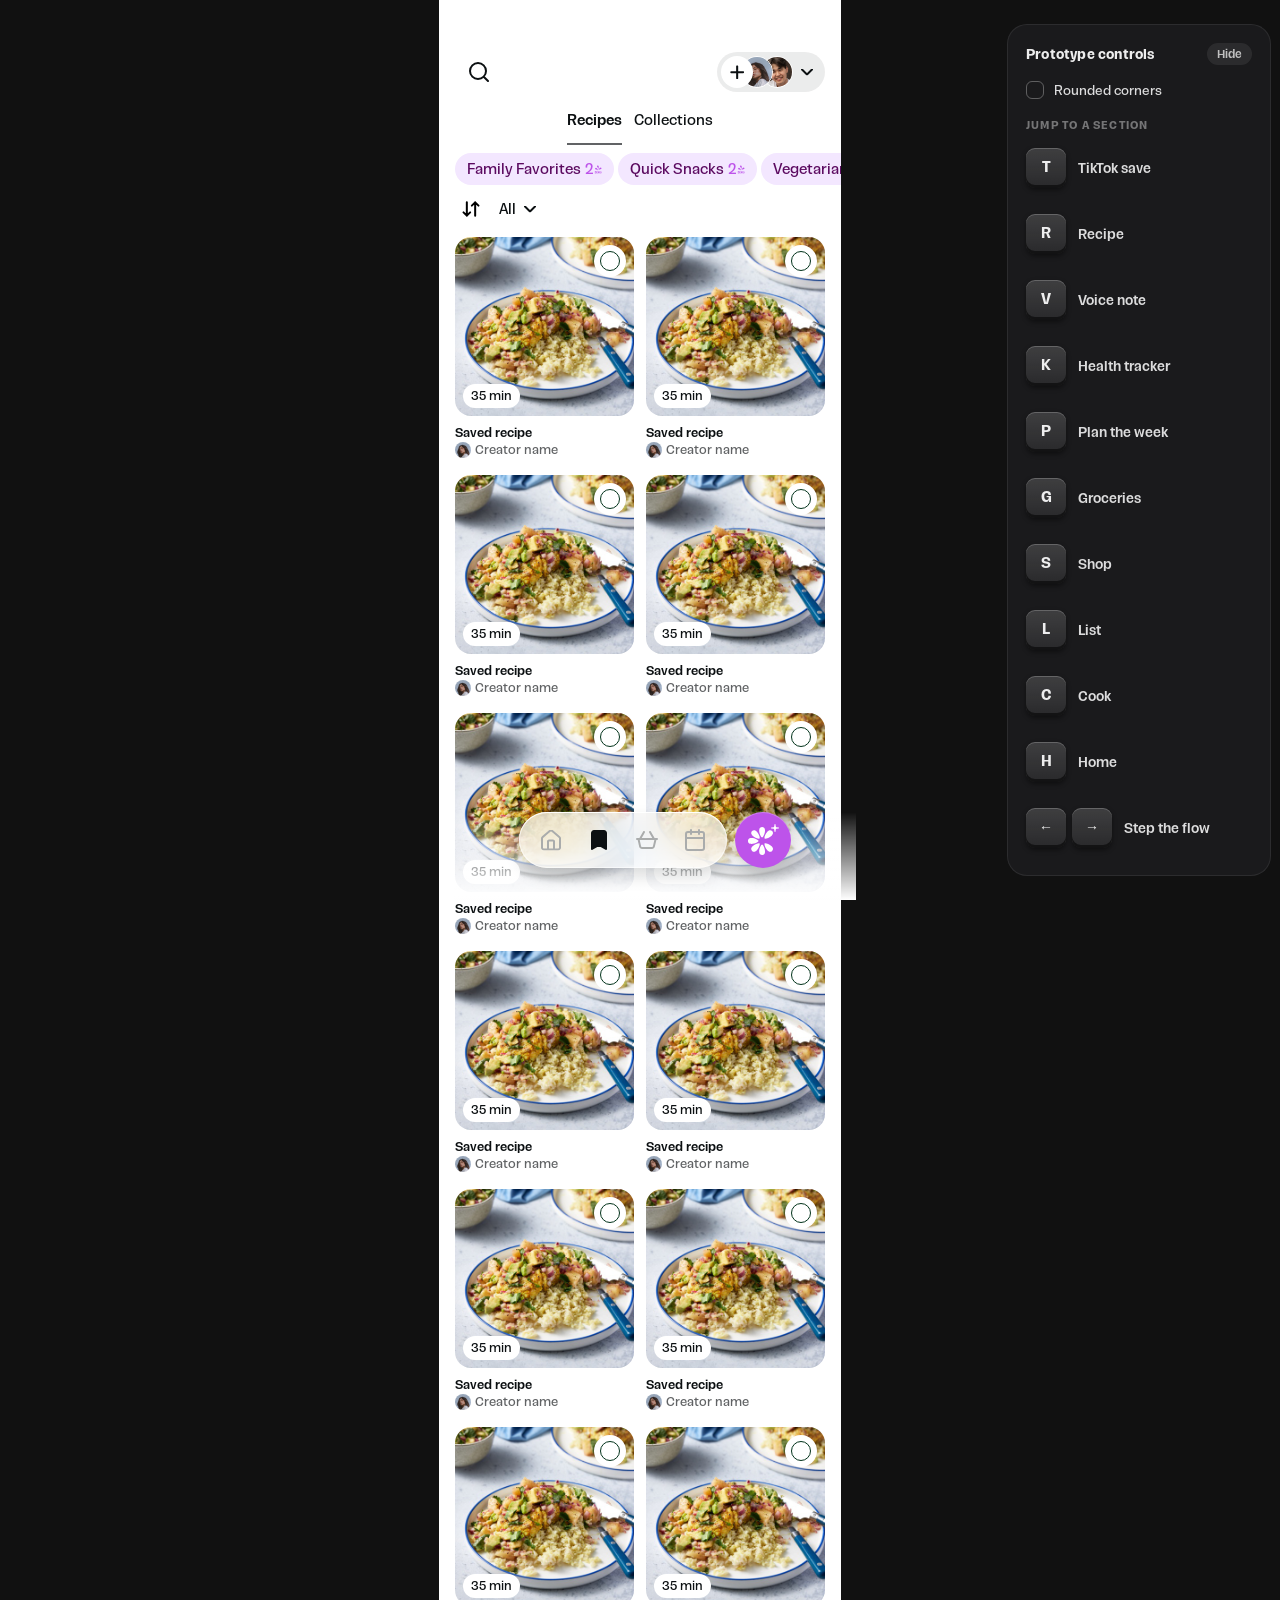
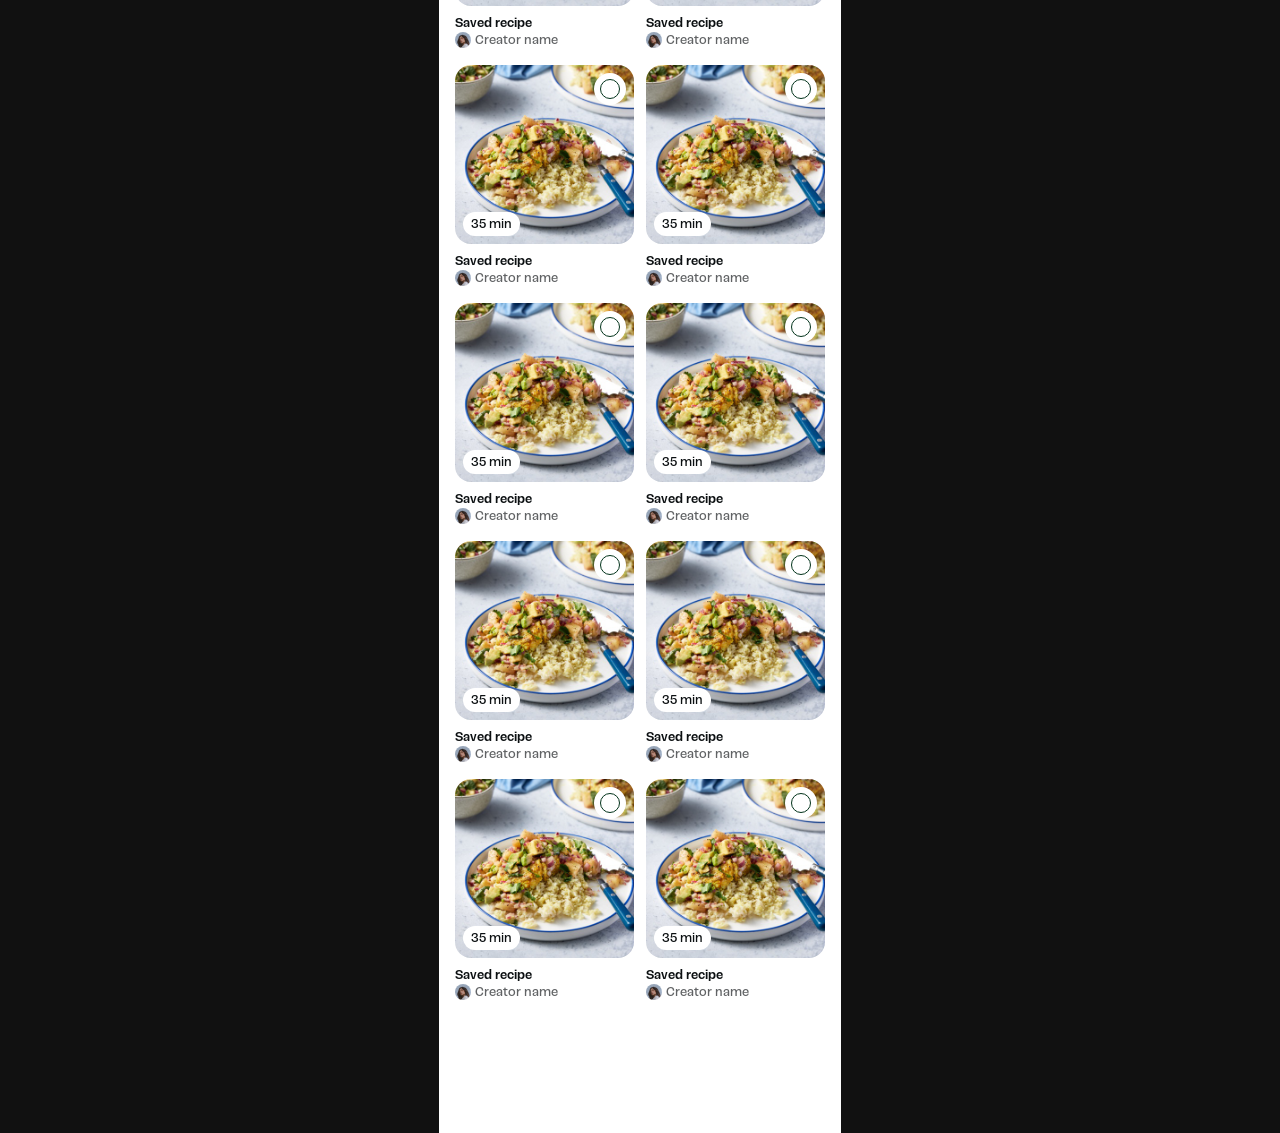
<file: clove-home/recipes.html>
<!doctype html>
<html lang="en">
<head>
<meta charset="utf-8" />
<meta name="viewport" content="width=device-width, initial-scale=1" />
<title>Clove - Library</title>
<link rel="stylesheet" href="base.css" />
<script src="frame.js"></script>
<link rel="stylesheet" href="groceries.css" />
<link rel="stylesheet" href="library.css" />
<link rel="stylesheet" href="chat.css" />
</head>
<body>

<div class="phone">
  <!-- ============ Header ============ -->
  <header class="page-header">
    <div class="page-header__bar">
      <button class="icon-button" aria-label="Search">
        <span class="ico ico-24"><img src="assets/icons/search.svg" alt="" /></span>
      </button>

      <a class="avatar-group" href="profile.html" aria-label="Profile">
        <div class="user-stack">
          <button class="user-stack__add" aria-label="Add person">
            <span class="ico ico-20"><img src="assets/icons/add-20.svg" alt="" /></span>
          </button>
          <div class="avatar-32"><img src="assets/img/avatar-user1.png" alt="" /></div>
          <div class="avatar-32"><img src="assets/img/avatar-user2.png" alt="" /></div>
        </div>
        <span class="ico ico-20"><img src="assets/icons/chevron-down.svg" alt="" /></span>
      </a>
    </div>
  </header>

  <nav class="seg-tabs">
    <a class="seg-tab" href="recipes.html" aria-current="page">Recipes</a>
    <a class="seg-tab" href="recipes.html">Collections</a>
  </nav>

  <div class="tags-rail rail">
    <div class="tags-rail__strip">
      <button class="magic-tag"><span class="name">Family Favorites</span><span class="count">24</span></button>
      <button class="magic-tag"><span class="name">Quick Snacks</span><span class="count">24</span></button>
      <button class="magic-tag"><span class="name">Vegetarian</span><span class="count">12</span></button>
      <button class="magic-tag"><span class="name">Vegan</span><span class="count">21</span></button>
    </div>
  </div>

  <div class="sort-bar">
    <div class="sort-bar__left">
      <button class="sort-btn" aria-label="Sort">
        <span class="ico ico-20"><img src="assets/icons/arrow-down-up.svg" alt="" /></span>
      </button>
      <button class="sort-all">
        <span>All</span>
        <span class="ico ico-20"><img src="assets/icons/chevron-down.svg" alt="" /></span>
      </button>
    </div>
  </div>

  <main class="recipe-grid">
<a class="grid-card" href="recipe.html">
  <span class="grid-card__image">
    <img class="photo" src="assets/img/library-dish.jpg" alt="" />
    <span class="grid-card__badge">35 min</span>
    <span class="grid-card__select" aria-label="Select"><span class="ring"></span></span>
  </span>
  <span class="grid-card__text">
    <span class="grid-card__title">Saved recipe</span>
    <span class="grid-card__creator">
      <span class="avatar-16"><img src="assets/img/avatar-creator.png" alt="" /></span>
      <span>Creator name</span>
    </span>
  </span>
</a>
<a class="grid-card" href="recipe.html">
  <span class="grid-card__image">
    <img class="photo" src="assets/img/library-dish.jpg" alt="" />
    <span class="grid-card__badge">35 min</span>
    <span class="grid-card__select" aria-label="Select"><span class="ring"></span></span>
  </span>
  <span class="grid-card__text">
    <span class="grid-card__title">Saved recipe</span>
    <span class="grid-card__creator">
      <span class="avatar-16"><img src="assets/img/avatar-creator.png" alt="" /></span>
      <span>Creator name</span>
    </span>
  </span>
</a>
<a class="grid-card" href="recipe.html">
  <span class="grid-card__image">
    <img class="photo" src="assets/img/library-dish.jpg" alt="" />
    <span class="grid-card__badge">35 min</span>
    <span class="grid-card__select" aria-label="Select"><span class="ring"></span></span>
  </span>
  <span class="grid-card__text">
    <span class="grid-card__title">Saved recipe</span>
    <span class="grid-card__creator">
      <span class="avatar-16"><img src="assets/img/avatar-creator.png" alt="" /></span>
      <span>Creator name</span>
    </span>
  </span>
</a>
<a class="grid-card" href="recipe.html">
  <span class="grid-card__image">
    <img class="photo" src="assets/img/library-dish.jpg" alt="" />
    <span class="grid-card__badge">35 min</span>
    <span class="grid-card__select" aria-label="Select"><span class="ring"></span></span>
  </span>
  <span class="grid-card__text">
    <span class="grid-card__title">Saved recipe</span>
    <span class="grid-card__creator">
      <span class="avatar-16"><img src="assets/img/avatar-creator.png" alt="" /></span>
      <span>Creator name</span>
    </span>
  </span>
</a>
<a class="grid-card" href="recipe.html">
  <span class="grid-card__image">
    <img class="photo" src="assets/img/library-dish.jpg" alt="" />
    <span class="grid-card__badge">35 min</span>
    <span class="grid-card__select" aria-label="Select"><span class="ring"></span></span>
  </span>
  <span class="grid-card__text">
    <span class="grid-card__title">Saved recipe</span>
    <span class="grid-card__creator">
      <span class="avatar-16"><img src="assets/img/avatar-creator.png" alt="" /></span>
      <span>Creator name</span>
    </span>
  </span>
</a>
<a class="grid-card" href="recipe.html">
  <span class="grid-card__image">
    <img class="photo" src="assets/img/library-dish.jpg" alt="" />
    <span class="grid-card__badge">35 min</span>
    <span class="grid-card__select" aria-label="Select"><span class="ring"></span></span>
  </span>
  <span class="grid-card__text">
    <span class="grid-card__title">Saved recipe</span>
    <span class="grid-card__creator">
      <span class="avatar-16"><img src="assets/img/avatar-creator.png" alt="" /></span>
      <span>Creator name</span>
    </span>
  </span>
</a>
<a class="grid-card" href="recipe.html">
  <span class="grid-card__image">
    <img class="photo" src="assets/img/library-dish.jpg" alt="" />
    <span class="grid-card__badge">35 min</span>
    <span class="grid-card__select" aria-label="Select"><span class="ring"></span></span>
  </span>
  <span class="grid-card__text">
    <span class="grid-card__title">Saved recipe</span>
    <span class="grid-card__creator">
      <span class="avatar-16"><img src="assets/img/avatar-creator.png" alt="" /></span>
      <span>Creator name</span>
    </span>
  </span>
</a>
<a class="grid-card" href="recipe.html">
  <span class="grid-card__image">
    <img class="photo" src="assets/img/library-dish.jpg" alt="" />
    <span class="grid-card__badge">35 min</span>
    <span class="grid-card__select" aria-label="Select"><span class="ring"></span></span>
  </span>
  <span class="grid-card__text">
    <span class="grid-card__title">Saved recipe</span>
    <span class="grid-card__creator">
      <span class="avatar-16"><img src="assets/img/avatar-creator.png" alt="" /></span>
      <span>Creator name</span>
    </span>
  </span>
</a>
<a class="grid-card" href="recipe.html">
  <span class="grid-card__image">
    <img class="photo" src="assets/img/library-dish.jpg" alt="" />
    <span class="grid-card__badge">35 min</span>
    <span class="grid-card__select" aria-label="Select"><span class="ring"></span></span>
  </span>
  <span class="grid-card__text">
    <span class="grid-card__title">Saved recipe</span>
    <span class="grid-card__creator">
      <span class="avatar-16"><img src="assets/img/avatar-creator.png" alt="" /></span>
      <span>Creator name</span>
    </span>
  </span>
</a>
<a class="grid-card" href="recipe.html">
  <span class="grid-card__image">
    <img class="photo" src="assets/img/library-dish.jpg" alt="" />
    <span class="grid-card__badge">35 min</span>
    <span class="grid-card__select" aria-label="Select"><span class="ring"></span></span>
  </span>
  <span class="grid-card__text">
    <span class="grid-card__title">Saved recipe</span>
    <span class="grid-card__creator">
      <span class="avatar-16"><img src="assets/img/avatar-creator.png" alt="" /></span>
      <span>Creator name</span>
    </span>
  </span>
</a>
<a class="grid-card" href="recipe.html">
  <span class="grid-card__image">
    <img class="photo" src="assets/img/library-dish.jpg" alt="" />
    <span class="grid-card__badge">35 min</span>
    <span class="grid-card__select" aria-label="Select"><span class="ring"></span></span>
  </span>
  <span class="grid-card__text">
    <span class="grid-card__title">Saved recipe</span>
    <span class="grid-card__creator">
      <span class="avatar-16"><img src="assets/img/avatar-creator.png" alt="" /></span>
      <span>Creator name</span>
    </span>
  </span>
</a>
<a class="grid-card" href="recipe.html">
  <span class="grid-card__image">
    <img class="photo" src="assets/img/library-dish.jpg" alt="" />
    <span class="grid-card__badge">35 min</span>
    <span class="grid-card__select" aria-label="Select"><span class="ring"></span></span>
  </span>
  <span class="grid-card__text">
    <span class="grid-card__title">Saved recipe</span>
    <span class="grid-card__creator">
      <span class="avatar-16"><img src="assets/img/avatar-creator.png" alt="" /></span>
      <span>Creator name</span>
    </span>
  </span>
</a>
<a class="grid-card" href="recipe.html">
  <span class="grid-card__image">
    <img class="photo" src="assets/img/library-dish.jpg" alt="" />
    <span class="grid-card__badge">35 min</span>
    <span class="grid-card__select" aria-label="Select"><span class="ring"></span></span>
  </span>
  <span class="grid-card__text">
    <span class="grid-card__title">Saved recipe</span>
    <span class="grid-card__creator">
      <span class="avatar-16"><img src="assets/img/avatar-creator.png" alt="" /></span>
      <span>Creator name</span>
    </span>
  </span>
</a>
<a class="grid-card" href="recipe.html">
  <span class="grid-card__image">
    <img class="photo" src="assets/img/library-dish.jpg" alt="" />
    <span class="grid-card__badge">35 min</span>
    <span class="grid-card__select" aria-label="Select"><span class="ring"></span></span>
  </span>
  <span class="grid-card__text">
    <span class="grid-card__title">Saved recipe</span>
    <span class="grid-card__creator">
      <span class="avatar-16"><img src="assets/img/avatar-creator.png" alt="" /></span>
      <span>Creator name</span>
    </span>
  </span>
</a>
<a class="grid-card" href="recipe.html">
  <span class="grid-card__image">
    <img class="photo" src="assets/img/library-dish.jpg" alt="" />
    <span class="grid-card__badge">35 min</span>
    <span class="grid-card__select" aria-label="Select"><span class="ring"></span></span>
  </span>
  <span class="grid-card__text">
    <span class="grid-card__title">Saved recipe</span>
    <span class="grid-card__creator">
      <span class="avatar-16"><img src="assets/img/avatar-creator.png" alt="" /></span>
      <span>Creator name</span>
    </span>
  </span>
</a>
<a class="grid-card" href="recipe.html">
  <span class="grid-card__image">
    <img class="photo" src="assets/img/library-dish.jpg" alt="" />
    <span class="grid-card__badge">35 min</span>
    <span class="grid-card__select" aria-label="Select"><span class="ring"></span></span>
  </span>
  <span class="grid-card__text">
    <span class="grid-card__title">Saved recipe</span>
    <span class="grid-card__creator">
      <span class="avatar-16"><img src="assets/img/avatar-creator.png" alt="" /></span>
      <span>Creator name</span>
    </span>
  </span>
</a>
<a class="grid-card" href="recipe.html">
  <span class="grid-card__image">
    <img class="photo" src="assets/img/library-dish.jpg" alt="" />
    <span class="grid-card__badge">35 min</span>
    <span class="grid-card__select" aria-label="Select"><span class="ring"></span></span>
  </span>
  <span class="grid-card__text">
    <span class="grid-card__title">Saved recipe</span>
    <span class="grid-card__creator">
      <span class="avatar-16"><img src="assets/img/avatar-creator.png" alt="" /></span>
      <span>Creator name</span>
    </span>
  </span>
</a>
<a class="grid-card" href="recipe.html">
  <span class="grid-card__image">
    <img class="photo" src="assets/img/library-dish.jpg" alt="" />
    <span class="grid-card__badge">35 min</span>
    <span class="grid-card__select" aria-label="Select"><span class="ring"></span></span>
  </span>
  <span class="grid-card__text">
    <span class="grid-card__title">Saved recipe</span>
    <span class="grid-card__creator">
      <span class="avatar-16"><img src="assets/img/avatar-creator.png" alt="" /></span>
      <span>Creator name</span>
    </span>
  </span>
</a>
<a class="grid-card" href="recipe.html">
  <span class="grid-card__image">
    <img class="photo" src="assets/img/library-dish.jpg" alt="" />
    <span class="grid-card__badge">35 min</span>
    <span class="grid-card__select" aria-label="Select"><span class="ring"></span></span>
  </span>
  <span class="grid-card__text">
    <span class="grid-card__title">Saved recipe</span>
    <span class="grid-card__creator">
      <span class="avatar-16"><img src="assets/img/avatar-creator.png" alt="" /></span>
      <span>Creator name</span>
    </span>
  </span>
</a>
<a class="grid-card" href="recipe.html">
  <span class="grid-card__image">
    <img class="photo" src="assets/img/library-dish.jpg" alt="" />
    <span class="grid-card__badge">35 min</span>
    <span class="grid-card__select" aria-label="Select"><span class="ring"></span></span>
  </span>
  <span class="grid-card__text">
    <span class="grid-card__title">Saved recipe</span>
    <span class="grid-card__creator">
      <span class="avatar-16"><img src="assets/img/avatar-creator.png" alt="" /></span>
      <span>Creator name</span>
    </span>
  </span>
</a>
  </main>

  <!-- ============ TabBar ============ -->
  <nav class="tabbar">
    <div class="tab-group">
      <a class="tab-button" href="index.html" aria-label="Home">
        <span class="ico ico-24"><img src="assets/icons/tab-house.svg" alt="" /></span>
      </a>
      <a class="tab-button" href="recipes.html" aria-label="Library" aria-current="page">
        <span class="ico ico-24"><img src="assets/icons/tab-bookmark-active.svg" alt="" /></span>
      </a>
      <a class="tab-button" href="groceries.html" aria-label="Groceries">
        <span class="ico ico-24"><img src="assets/icons/tab-basket.svg" alt="" /></span>
      </a>
      <a class="tab-button" href="plan.html" aria-label="Plan">
        <span class="ico ico-24"><img src="assets/icons/tab-calendar.svg" alt="" /></span>
      </a>
    </div>
    <button class="chat-button" aria-label="Ask Clove">
      <span class="mark">
        <img class="logo" src="assets/icons/clove-white.svg" alt="" />
        <img class="spark" src="assets/icons/clove-sparkle.svg" alt="" />
      </span>
    </button>
  </nav>
</div>

<script src="app.js"></script>
<script src="chat.js"></script>
</body>
</html>
</file>
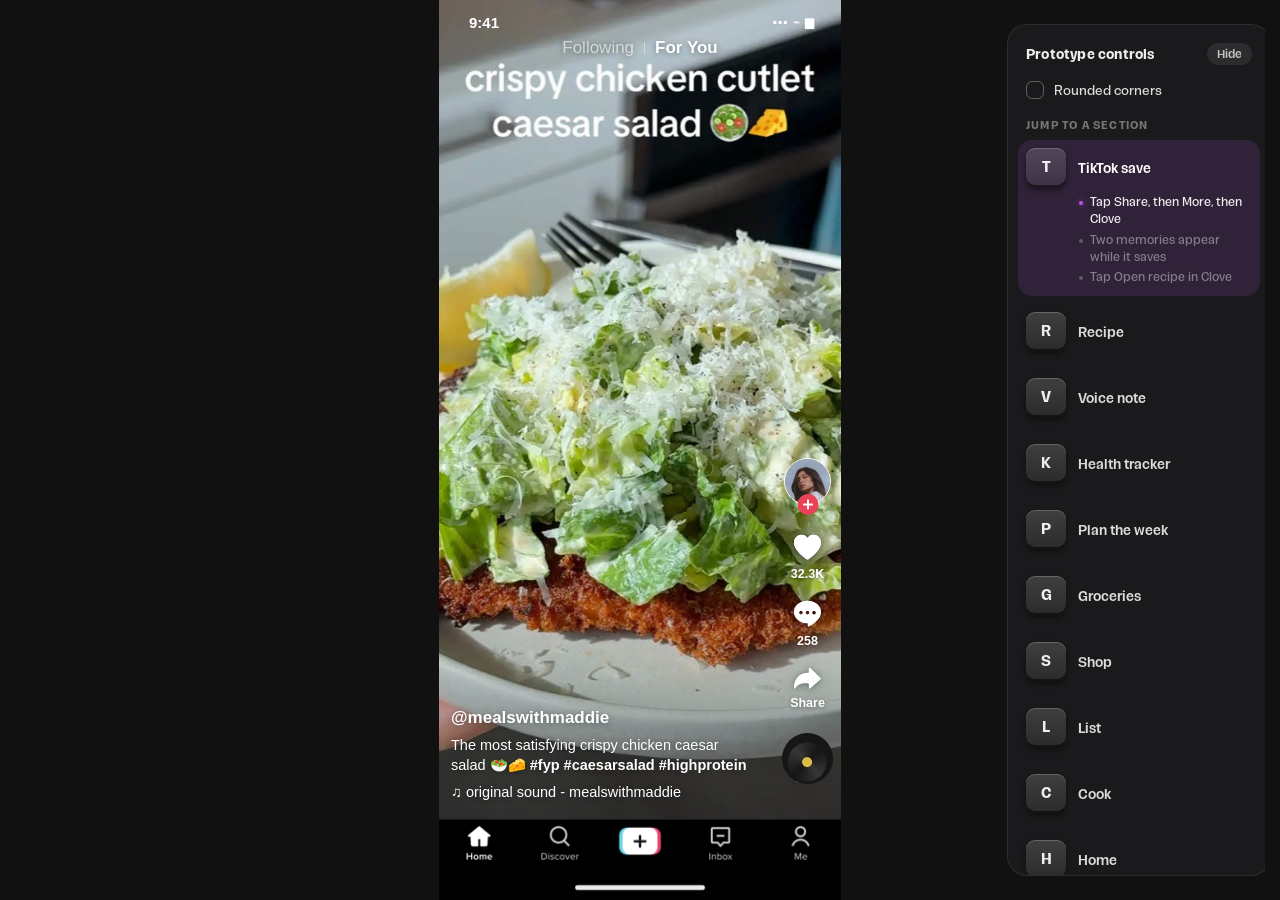
<file: clove-home/tiktok.html>
<!doctype html>
<html lang="en">
<head>
<meta charset="utf-8" />
<meta name="viewport" content="width=device-width, initial-scale=1" />
<title>Clove - Save from TikTok</title>
<link rel="stylesheet" href="base.css" />
<script src="frame.js"></script>
<link rel="stylesheet" href="memory.css" />
<link rel="stylesheet" href="tiktok.css" />
</head>
<body>

<div class="phone">

  <!-- ============ TikTok player (kit: 28056:49274) ============ -->
  <div class="tk">
    <img class="tk__video" src="assets/img/recipe-video.jpg" alt="" />
    <div class="tk__scrim"></div>

    <div class="tk__status"><span class="tm">9:41</span><span class="ic">▪▪▪ ⌁ ▆</span></div>
    <div class="tk__top"><span class="dim">Following</span><span class="bar"></span><span class="on">For You</span></div>

    <div class="tk__rail">
      <span class="tk__creator">
        <img src="assets/img/avatar-creator.png" alt="" />
        <img class="plus" src="assets/tk/plus-badge.svg" alt="" />
      </span>
      <button class="tk__act">
        <img src="assets/tk/like.svg" alt="" style="width:33px" />
        <span>32.3K</span>
      </button>
      <button class="tk__act">
        <img src="assets/tk/comment.svg" alt="" style="width:33px" />
        <span>258</span>
      </button>
      <button class="tk__act" id="tkShare">
        <img src="assets/tk/arrow.svg" alt="" style="width:33px" />
        <span>Share</span>
      </button>
      <span class="tk__record"><img src="assets/tk/record.png" alt="" /></span>
    </div>

    <div class="tk__caption">
      <p class="who">@mealswithmaddie</p>
      <p class="c">The most satisfying crispy chicken caesar salad 🥗🧀 <b>#fyp</b> <b>#caesarsalad</b> <b>#highprotein</b></p>
      <p class="snd">♫ original sound - mealswithmaddie</p>
    </div>

    <img class="tk__nav" src="assets/tk/navbar.png" alt="" />
  </div>

  <!-- ============ scrims + sheets ============ -->
  <div class="sheet-scrim" id="scrim"></div>

  <!-- TikTok share sheet (kit: 28056:49161) -->
  <div class="sheet tksheet" id="tkSheet">
    <p class="tksheet__title">Share to</p>
    <div class="tksheet__row rail">
      <button class="tka"><img src="assets/tk/app1.png" alt="" /><span>WhatsApp</span></button>
      <button class="tka"><img src="assets/tk/app3.png" alt="" /><span>Message</span></button>
      <button class="tka"><img src="assets/tk/app4.png" alt="" /><span>SMS</span></button>
      <button class="tka"><img src="assets/tk/app5.png" alt="" /><span>Messenger</span></button>
      <button class="tka"><span class="tka__c"><img src="assets/tk/app6.png" alt="" /></span><span>Instagram</span></button>
      <button class="tka" id="tkMore"><span class="more-c">•••</span><span>More</span></button>
    </div>
    <div class="tksheet__row rail">
      <button class="tka"><img src="assets/tk/act1.png" alt="" /><span>Report</span></button>
      <button class="tka"><img src="assets/tk/act2.png" alt="" /><span>Not interested</span></button>
      <button class="tka"><img src="assets/tk/act3.png" alt="" /><span>Save video</span></button>
      <button class="tka"><img src="assets/tk/act4.png" alt="" /><span>Duet</span></button>
      <button class="tka"><img src="assets/tk/act5.png" alt="" /><span>React</span></button>
      <button class="tka"><img src="assets/tk/act6.png" alt="" /><span>Add to Favorites</span></button>
    </div>
    <button class="tksheet__cancel" data-close>Cancel</button>
    <div class="tksheet__home"></div>
  </div>

  <!-- iOS share sheet -->
  <div class="sheet iosheet" id="iosSheet">
    <div class="iosheet__card">
      <div class="iosheet__site">
        <span class="fav">🧭</span>
        <span class="url">vt.tiktok.com</span>
        <span class="shareplay">
          <svg viewBox="0 0 24 24" style="width:18px;height:18px;fill:#fff"><path d="M12 12a4 4 0 1 0-4-4 4 4 0 0 0 4 4zm0 2c-3.3 0-8 1.7-8 5v1h16v-1c0-3.3-4.7-5-8-5z"/></svg>
          SharePlay
        </span>
      </div>
      <!-- app icons per Figma 28060:50077, plus the Clove tile -->
      <div class="iosheet__apps rail">
        <button class="iapp"><span class="tile ios"><img class="bleed" src="assets/tk/ios-message.svg" alt="" /></span><span>Message</span></button>
        <button class="iapp"><span class="tile ios"><img class="bleed" src="assets/tk/ios-mail.svg" alt="" /></span><span>Mail</span></button>
        <button class="iapp"><span class="tile ios"><img src="assets/tk/ios-messenger.svg" alt="" /></span><span>Messenger</span></button>
        <!-- Clove app icon (Figma 12918:47990 Logo/Light): kale tile, kale-100 flower -->
        <button class="iapp" id="iosClove"><span class="tile clove">
          <img src="assets/icons/clove-kale-100.svg" alt="" />
        </span><span>Clove</span></button>
      </div>
      <div class="iosheet__acts rail">
        <div class="iact"><span class="c">⧉</span><span>Copy</span></div>
        <div class="iact"><span class="c">▤</span><span>Add to New Quick Note</span></div>
        <div class="iact"><span class="c">≣</span><span>Save to Ideas</span></div>
        <div class="iact"><span class="c">⌄</span><span>View More</span></div>
      </div>
    </div>
  </div>

  <!-- Clove import sheet, same design language as the app -->
  <div class="sheet clsheet" id="cloveSheet">
    <div class="clsheet__grab"></div>
    <div class="clsheet__head">
      <span class="t">Import recipe</span>
      <button class="ok" data-close><span class="ico ico-24"><img src="assets/icons/check.svg" alt="" style="width:14px;height:10px;filter:invert(1)" /></span></button>
    </div>

    <!-- save progress, fills while the recipe imports -->
    <div class="clsheet__bar"><i id="clBar"></i></div>

    <div class="clsheet__body">
      <div class="clsheet__status">
        <img src="assets/img/clove-logo.png" alt="" style="mix-blend-mode:multiply" />
        <span id="clStatus">Saving recipe</span>
      </div>

      <!-- memories land here, one by one, while the recipe saves -->
      <div class="clsheet__mems" id="clMems" hidden>
        <p class="label">2 new memories</p>
      </div>

      <!-- anchored to the bottom of the region, just above the CTAs -->
      <div class="clsheet__found" id="clFound">
        <img src="assets/img/recipe-video.jpg" alt="" />
        <div>
          <p class="t1">Crispy Chicken Caesar Salad</p>
          <p class="t2">@mealswithmaddie · 8 ingredients · 25 min</p>
        </div>
      </div>
    </div>

    <!-- ButtonStack · 28005:32566 -->
    <div class="clsheet__cta">
      <button class="btn-plain">Import another</button>
      <button class="btn-primary" id="openInClove" style="width:100%;height:48px;border:none;border-radius:100px;background:var(--kale-500);color:var(--white);font-family:inherit;font-size:16px;font-weight:500;line-height:1.6;cursor:pointer">Open recipe in Clove</button>
    </div>
  </div>
</div>

<script src="app.js"></script>
<script src="memory.js"></script>
<script>
  (function () {
    var scrim = document.getElementById("scrim");
    var sheets = {
      tk: document.getElementById("tkSheet"),
      ios: document.getElementById("iosSheet"),
      clove: document.getElementById("cloveSheet"),
    };

    function open(name) {
      Object.keys(sheets).forEach(function (k) { sheets[k].classList.toggle("on", k === name); });
      scrim.classList.toggle("on", !!name);
    }

    document.getElementById("tkShare").addEventListener("click", function () { open("tk"); });
    document.getElementById("tkMore").addEventListener("click", function () { open("ios"); });

    // Swipe a sheet down to dismiss it; horizontal swipes stay with the rails.
    Object.keys(sheets).forEach(function (k) {
      var sh = sheets[k];
      var sy = null, sx = null, dy = 0, grabbing = false;
      sh.addEventListener("pointerdown", function (e) {
        if (!sh.classList.contains("on")) return;
        sy = e.clientY; sx = e.clientX; dy = 0; grabbing = false;
      });
      sh.addEventListener("pointermove", function (e) {
        if (sy === null) return;
        dy = e.clientY - sy;
        var dx = e.clientX - sx;
        if (!grabbing) {
          if (Math.abs(dx) > Math.abs(dy) || dy < 10) return; // horizontal or tiny: not a sheet drag
          grabbing = true;
          sh.setPointerCapture && sh.setPointerCapture(e.pointerId);
          sh.style.transition = "none";
        }
        sh.style.transform = "translateY(" + Math.max(0, dy) + "px)";
      });
      function endDrag() {
        if (sy === null) return;
        sy = null;
        if (!grabbing) return;
        grabbing = false;
        sh.style.transition = "";
        if (dy > 90) open(null); // past the commit point: let it go
        // clear the inline offset next frame so it animates from where it was
        requestAnimationFrame(function () { sh.style.transform = ""; });
      }
      sh.addEventListener("pointerup", endDrag);
      sh.addEventListener("pointercancel", endDrag);
    });
    scrim.addEventListener("click", function () { open(null); });
    document.querySelectorAll("[data-close]").forEach(function (b) {
      b.addEventListener("click", function () { open(null); });
    });

    // Memories stack inside the sheet while the recipe saves,
    // onboarding inferred from behaviour, done in idle time.
    var MEMS = [
      ["📱", "Finds recipes on TikTok", "Habit · noticed from this save"],
      ["💪", "Quick, high-protein meals", "Goal · inferred while saving"],
    ];

    function landMemory(i) {
      var m = MEMS[i];
      CloveMemory.add(m[0], m[1], m[2]);
      var wrap = document.getElementById("clMems");
      wrap.hidden = false;
      var d = document.createElement("div");
      d.className = "memory-pill";
      // same simple one-line format as the floating toast: light "Memory:"
      // label, the fact itself bold
      d.innerHTML =
        '<span class="mem-toast__spark"><img src="assets/icons/clove-sparkle.svg" alt="" /></span>' +
        '<span class="mem-toast__text"><b><span class="pfx">Memory: </span>' + m[1] + "</b></span>" +
        '<a class="mem-toast__edit" href="profile.html">Edit</a>';
      wrap.appendChild(d);
      d.animate(
        [{ opacity: 0, transform: "translateY(12px) scale(0.97)" }, { opacity: 1, transform: "none" }],
        { duration: 420, easing: "cubic-bezier(0.22, 1.2, 0.36, 1)" }
      );
    }

    function startImport() {
      open("clove");
      var status = document.getElementById("clStatus");
      var bar = document.getElementById("clBar");
      // the bar makes steady progress while memories land, then completes
      bar.style.transition = "width 4300ms cubic-bezier(0.25, 0.6, 0.4, 0.9)";
      void bar.offsetWidth; // commit the zero-width start before growing
      bar.style.width = "86%";
      // memories start landing almost as soon as the import begins
      // a clear beat between them, so each one registers on its own
      setTimeout(function () { landMemory(0); }, 600);
      setTimeout(function () { landMemory(1); }, 2800);
      setTimeout(function () {
        status.textContent = "Recipe saved";
        bar.style.transition = "width 320ms ease";
        bar.style.width = "100%";
        sheets.clove.classList.add("saved");
        var f = document.getElementById("clFound");
        f.classList.add("show");
        f.animate(
          [{ opacity: 0, transform: "translateY(10px)" }, { opacity: 1, transform: "none" }],
          { duration: 420, easing: "cubic-bezier(0.22, 1, 0.36, 1)" }
        );
      }, 4700);
    }
    document.getElementById("iosClove").addEventListener("click", startImport);

    document.getElementById("openInClove").addEventListener("click", function () {
      location.href = "recipe.html?saved=1";
    });

    // presenting deep links (arrow-key flow navigation)
    var step = (location.search.match(/step=(\w+)/) || [])[1];
    if (step === "share") open("tk");
    else if (step === "ios") open("ios");
    else if (step === "import") startImport();
  })();
</script>
</body>
</html>
</file>
<file: clove-home/base.css>
/* ============================================================
   Clove — shared design language
   Fonts, tokens, page frame, header patterns, tab bar
   ============================================================ */

@font-face {
  font-family: "Acaraje";
  src: url("assets/fonts/Acaraje-Regular.otf") format("opentype");
  font-weight: 400;
  font-style: normal;
  font-display: block;
}
@font-face {
  font-family: "Acaraje";
  src: url("assets/fonts/Acaraje-Medium.otf") format("opentype");
  font-weight: 500;
  font-style: normal;
  font-display: block;
}
@font-face {
  font-family: "Acaraje";
  src: url("assets/fonts/Acaraje-SemiBold.otf") format("opentype");
  font-weight: 600;
  font-style: normal;
  font-display: block;
}

/* The Fontspring demo cut of Acaraje swaps a "DEMO" watermark in for
   the numeral 4 and most ASCII punctuation (brackets, hyphen, @ $ & % #,
   quotes). Figma renders those glyphs normally, so layer a matching
   grotesque over just those code points. Declared last so it wins the
   family cascade for the range it covers. */
@font-face {
  font-family: "Acaraje";
  src: local("Helvetica Neue Medium"), local("HelveticaNeue-Medium"), local("Helvetica Neue");
  font-weight: 400;
  font-style: normal;
  unicode-range: U+0021-002B, U+002D, U+002F, U+0034, U+003C-003E, U+0040, U+005B-0060, U+007B-007E;
}
@font-face {
  font-family: "Acaraje";
  src: local("Helvetica Neue Medium"), local("HelveticaNeue-Medium"), local("Helvetica Neue");
  font-weight: 500;
  font-style: normal;
  unicode-range: U+0021-002B, U+002D, U+002F, U+0034, U+003C-003E, U+0040, U+005B-0060, U+007B-007E;
}
@font-face {
  font-family: "Acaraje";
  src: local("Helvetica Neue Bold"), local("HelveticaNeue-Bold");
  font-weight: 600;
  font-style: normal;
  unicode-range: U+0021-002B, U+002D, U+002F, U+0034, U+003C-003E, U+0040, U+005B-0060, U+007B-007E;
}

:root {
  /* Brand */
  --kale-100: #e9f7c8;
  --kale-300: #1aab56;
  --kale-500: #03331b;
  --eggplant-100: #f3e7ff;
  --eggplant-300: #bd53ea;
  --tomato-100: #fee4e7;
  --paprika-100: #fdeed1;
  --paprika-300: #f79310;
  --paprika-500: #6b2e00;
  --blueberry-100: #daf3ff;

  /* Neutrals */
  --black-100: #f3f3f3;
  --black-200: #e6e7e7;
  --black-300: #aaacac;
  --black-400: #616365;
  --black-500: #0c1012;
  --white: #ffffff;
  --quinary: #fbfbfb;

  /* Spacing scale */
  --sp-3xs: 4px;
  --sp-2xs: 4px;
  --sp-xs: 8px;
  --sp-s: 12px;
  --sp-m: 16px;
  --sp-l: 24px;
  --sp-xl: 32px;
  --sp-2xl: 48px;

  /* Effects */
  --shadow-100: 0px 4px 8px rgba(15, 18, 21, 0.15);
  --shadow-300: 0px 8px 8px rgba(15, 18, 21, 0.15);
}

* {
  margin: 0;
  padding: 0;
  box-sizing: border-box;
  -webkit-font-smoothing: antialiased;
  -moz-osx-font-smoothing: grayscale;
}

html,
body {
  background: #111; /* the dark stage around the phone, same as the TikTok step, throughout */
  font-family: "Acaraje", -apple-system, BlinkMacSystemFont, "Segoe UI", sans-serif;
  color: var(--black-500);
}

/* the scrollbar gutter is always reserved on both sides, so the centred
   phone never shifts sideways between short and tall pages */
html { scrollbar-gutter: stable both-edges; }

body {
  display: flex;
  justify-content: center;
  align-items: flex-start;
  min-height: 100vh;
  user-select: none;
  -webkit-user-select: none;
}

img {
  display: block;
  max-width: none;
  /* Never let a drag lift an image off the page */
  -webkit-user-drag: none;
  user-select: none;
  pointer-events: none;
}

a { color: inherit; text-decoration: none; }

/* ------------------------------------------------------------
   Device frame
   ------------------------------------------------------------ */
.phone {
  position: relative;
  width: 402px;
  min-height: 100vh;
  overflow-x: clip;
  background: var(--white);
  flex: none;
  /* keep the last row clear of the fixed tab bar */
  padding-bottom: 120px;
}

/* ------------------------------------------------------------
   Icon boxes — SVGs export at their path bounds and are centred
   inside a fixed square, exactly as in Figma.
   ------------------------------------------------------------ */
.ico {
  position: relative;
  flex: none;
  overflow: hidden;
}
.ico > img {
  position: absolute;
  left: 50%;
  top: 50%;
  transform: translate(-50%, -50%);
}
.ico-24 { width: 24px; height: 24px; }
.ico-20 { width: 20px; height: 20px; }
.ico-16 { width: 16px; height: 16px; }
.ico-12 { width: 12px; height: 12px; }

/* ------------------------------------------------------------
   Header patterns
   ------------------------------------------------------------ */
.page-header {
  position: relative;
  padding-top: var(--sp-2xl);
}

.page-header__bar {
  display: flex;
  align-items: center;
  justify-content: space-between;
  padding: 0 var(--sp-m);
  height: 48px;
}

.icon-button {
  display: flex;
  align-items: center;
  justify-content: center;
  gap: var(--sp-xs);
  padding: 12px;
  border-radius: 100px;
  border: none;
  background: none;
  overflow: hidden;
  cursor: pointer;
  font-family: inherit;
}

/* Avatar cluster (shared: home, plan, groceries) */
.avatar-group {
  display: flex;
  align-items: center;
  gap: var(--sp-2xs);
  padding: 4px 8px 4px 4px;
  border-radius: 300px;
  background: rgba(12, 16, 18, 0.08);
}

.user-stack {
  display: flex;
  align-items: flex-start;
  justify-content: flex-end;
}

.user-stack > * + * { margin-left: -12px; }

.user-stack__add {
  position: relative;
  z-index: 4;
  width: 32px;
  height: 32px;
  border: none;
  border-radius: 100px;
  background: var(--white);
  display: flex;
  align-items: center;
  justify-content: center;
  cursor: pointer;
}

.avatar-32 {
  position: relative;
  width: 32px;
  height: 32px;
  border-radius: 100px;
  border: 1px solid var(--white);
  background: var(--black-100);
  overflow: hidden;
  flex: none;
}
.avatar-32 img {
  width: 100%;
  height: 100%;
  object-fit: cover;
}
.avatar-32:nth-child(2) { z-index: 3; }
.avatar-32:nth-child(3) { z-index: 2; }

/* ------------------------------------------------------------
   TabBar — fixed, frosted (subtle iOS liquid glass)
   ------------------------------------------------------------ */
.tabbar {
  position: fixed;
  left: 50%;
  transform: translateX(-50%);
  bottom: 0;
  width: 402px;
  height: 88px;
  display: flex;
  align-items: flex-end;
  justify-content: center;
  gap: var(--sp-xs);
  padding: 0 var(--sp-l) var(--sp-xl);
  background: linear-gradient(180deg, rgba(255, 255, 255, 0) 0%, #ffffff 100%);
  /* no backdrop blur: content scrolls crisply under the bar */
  z-index: 40;
}

/* solo variant: only the clove button, docked right — no white band,
   so content beneath is never blurred or washed out */
.tabbar--solo {
  justify-content: flex-end;
  background: none;
  -webkit-backdrop-filter: none;
  backdrop-filter: none;
}

.tab-group {
  display: flex;
  align-items: center;
  gap: var(--sp-m);
  padding: 12px 16px;
  border-radius: 999px;
  /* Softly frosted — a nod to iOS liquid glass without full transparency */
  background: rgba(255, 255, 255, 0.68);
  -webkit-backdrop-filter: blur(18px) saturate(1.7);
  backdrop-filter: blur(18px) saturate(1.7);
  box-shadow:
    inset 0 0 0 1px rgba(255, 255, 255, 0.55),
    inset 0 1px 0 rgba(255, 255, 255, 0.9),
    0 8px 16px rgba(15, 18, 21, 0.15);
}

.tab-button {
  display: flex;
  align-items: center;
  justify-content: center;
  gap: 8px;
  width: 32px;
  height: 32px;
  border: none;
  border-radius: 100px;
  background: none;
  cursor: pointer;
  flex: none;
}

.chat-button {
  position: relative;
  display: flex;
  align-items: center;
  justify-content: center;
  width: 56px;
  height: 56px;
  border: none;
  border-radius: var(--sp-2xl);
  background: var(--eggplant-300);
  box-shadow:
    inset 0 1px 0 rgba(255, 255, 255, 0.25),
    0 8px 16px rgba(15, 18, 21, 0.15);
  cursor: pointer;
  flex: none;
}

/* white clove mark + sparkle, per Plan/Groceries designs */
.chat-button .mark {
  position: relative;
  width: 32px;
  height: 32px;
}
.chat-button .mark .logo {
  position: absolute;
  left: 1px;
  top: 3px;
  width: 24.8px;
  height: 28px;
}
.chat-button .mark .spark {
  position: absolute;
  right: 0;
  top: 0;
  width: 8.16px;
  height: 8.16px;
}

/* Drag affordances */
.rail,
.prompt-rail { cursor: grab; }
.rail.dragging,
.prompt-rail.dragging { cursor: grabbing; }

/* Tiny creator avatar (shared) */
.avatar-16 {
  width: 16px;
  height: 16px;
  border-radius: 100px;
  background: var(--black-400);
  flex: none;
  overflow: hidden;
}
.avatar-16 img {
  width: 100%;
  height: 100%;
  object-fit: cover;
}

/* ------------------------------------------------------------
   Motion — page transitions + touch feedback
   ------------------------------------------------------------ */

/* Cross-document view transitions (Chromium): pages crossfade + rise */
@view-transition {
  navigation: auto;
}

/* pure crossfade: the snapshots cover the whole stage (phone included),
   so any translate here reads as the entire screen jumping */
@keyframes page-in {
  from { opacity: 0; }
}
@keyframes page-out {
  to { opacity: 0; }
}

::view-transition-old(root) {
  animation: page-out 120ms cubic-bezier(0.4, 0, 1, 1) both;
}
::view-transition-new(root) {
  animation: page-in 220ms cubic-bezier(0.22, 1, 0.36, 1) both;
}

/* Springy press feedback on anything tappable */
button,
.tab-button,
.chip,
.prompt,
.twist,
.list-card,
.grid-card,
.magic-tag,
.card,
.card-xs {
  transition: transform 160ms cubic-bezier(0.22, 1, 0.36, 1);
}

button:active,
.tab-button:active,
.chip:active,
.prompt:active,
.twist:active,
.list-card:active,
.grid-card:active,
.magic-tag:active,
.card:active,
.card-xs:active {
  transform: scale(0.96);
}

.chat-button:active { transform: scale(0.92); }

/* Content rises softly on load (staggered via --d) */
.rise {
  opacity: 0;
  transform: translateY(14px);
  animation: rise-in 480ms cubic-bezier(0.22, 1, 0.36, 1) both;
  animation-delay: var(--d, 0ms);
}

@keyframes rise-in {
  to { opacity: 1; transform: none; }
}

@media (prefers-reduced-motion: reduce) {
  .rise { animation: none; opacity: 1; transform: none; }
  ::view-transition-old(root),
  ::view-transition-new(root) { animation: none; }
}

/* Tonal pill button (shared) */
.btn-tonal {
  display: flex;
  align-items: center;
  justify-content: center;
  gap: var(--sp-xs);
  height: 48px;
  border: none;
  border-radius: 100px;
  background: var(--black-100);
  font-family: inherit;
  font-size: 16px;
  font-weight: 500;
  line-height: 1.6;
  color: var(--black-500);
  cursor: pointer;
}

/* ============================================================
   Presenter controls (desktop): the panel to the right of the
   phone, its collapse pill, and the rounded device-frame mask.
   Meta-UI on the stage, so it lives in the dark.
   ============================================================ */
.cpanel {
  position: fixed;
  right: 24px;
  top: 24px;
  width: 264px;
  max-height: calc(100vh - 48px);
  overflow-y: auto;
  padding: 18px 18px 20px;
  border-radius: 20px;
  background: rgba(28, 28, 30, 0.92);
  border: 1px solid rgba(255, 255, 255, 0.08);
  color: rgba(255, 255, 255, 0.92);
  z-index: 2001;
  opacity: 0;
  transform: translateX(12px);
  pointer-events: none;
  transition: opacity 260ms ease, transform 380ms cubic-bezier(0.22, 1, 0.36, 1);
  scrollbar-width: none;
}
.cpanel::-webkit-scrollbar { display: none; }
body.cpanel-open .cpanel { opacity: 1; transform: none; pointer-events: auto; }

.cpanel__head { display: flex; align-items: center; justify-content: space-between; margin-bottom: 14px; }
.cpanel__head span { font-size: 13px; font-weight: 600; letter-spacing: 0.2px; }
.cpanel__min {
  border: none;
  background: rgba(255, 255, 255, 0.08);
  color: rgba(255, 255, 255, 0.7);
  font-family: inherit;
  font-size: 11px;
  font-weight: 500;
  padding: 4px 10px;
  border-radius: 100px;
  cursor: pointer;
  transition: background 160ms ease;
}
.cpanel__min:hover { background: rgba(255, 255, 255, 0.14); }

.cpanel__round {
  display: flex;
  align-items: center;
  gap: 10px;
  font-size: 12.5px;
  color: rgba(255, 255, 255, 0.85);
  cursor: pointer;
  padding: 2px 0 4px;
}
.cpanel__round input { position: absolute; opacity: 0; pointer-events: none; }
.cpanel__round .cb {
  width: 18px;
  height: 18px;
  border-radius: 6px;
  border: 1.5px solid rgba(255, 255, 255, 0.3);
  display: flex;
  align-items: center;
  justify-content: center;
  flex: none;
  transition: background 160ms ease, border-color 160ms ease;
}
.cpanel__round input:checked + .cb { background: #fff; border-color: #fff; }
.cpanel__round input:checked + .cb::after {
  content: "";
  width: 9px;
  height: 5px;
  border-left: 2px solid #111;
  border-bottom: 2px solid #111;
  transform: rotate(-45deg) translate(0.5px, -1px);
}

.cpanel__sec {
  margin: 16px 0 8px;
  font-size: 10.5px;
  font-weight: 600;
  letter-spacing: 1.2px;
  text-transform: uppercase;
  color: rgba(255, 255, 255, 0.4);
}

.cpts {
  list-style: none;
  display: flex;
  flex-direction: column;
  gap: 3px;
}
.cpts li {
  position: relative;
  padding-left: 12px;
  font-size: 11.5px;
  line-height: 1.5;
  color: rgba(255, 255, 255, 0.55);
}
.cpts li::before {
  content: "";
  position: absolute;
  left: 1px;
  top: 7px;
  width: 4px;
  height: 4px;
  border-radius: 100px;
  background: rgba(255, 255, 255, 0.28);
}
.cpanel__keys { display: flex; flex-direction: column; gap: 8px; margin: 0 -8px; }
.ckey { padding: 8px 8px 10px; border-radius: 14px; transition: background 200ms ease; }
.ckey.go { cursor: pointer; }
.ckey.go:hover { background: rgba(255, 255, 255, 0.05); }
.ckey__row { display: flex; align-items: center; gap: 12px; margin-bottom: 6px; }
.ckey .key {
  display: flex;
  align-items: center;
  justify-content: center;
  width: 40px;
  height: 40px;
  /* the bottom bevel eats 3px of the cap face: pad so the letter
     centres on the face, not the full box */
  padding: 0 0 3px;
  border-radius: 9px;
  background: linear-gradient(180deg, rgba(255, 255, 255, 0.16), rgba(255, 255, 255, 0.07));
  box-shadow:
    inset 0 1px 0 rgba(255, 255, 255, 0.2),
    inset 0 -3px 0 rgba(0, 0, 0, 0.55),
    0 2px 5px rgba(0, 0, 0, 0.45);
  font-size: 14px;
  font-weight: 600;
  white-space: nowrap;
  flex: none;
}
.ckey .key + .key { margin-left: -6px; } /* arrow pair sits close */
.ckey .name { font-size: 13px; font-weight: 500; color: rgba(255, 255, 255, 0.85); }
.ckey .cpts { padding-left: 52px; }

/* only the CURRENT screen's block expands, pink, with its steps;
   the rest stay compact key + name rows */
.ckey:not(.cur) .cpts { display: none; }
.ckey:not(.cur) .ckey__row { margin-bottom: 0; }
.ckey.cur { background: rgba(189, 83, 234, 0.13); }
.ckey.cur .name { color: #fff; }
.ckey.cur .cpts li { color: rgba(255, 255, 255, 0.42); transition: color 240ms ease; }
.ckey.cur .cpts li::before { background: rgba(255, 255, 255, 0.25); box-shadow: none; transition: background 240ms ease, box-shadow 240ms ease; }
.ckey.cur .cpts li.on { color: rgba(255, 255, 255, 0.92); }
.ckey.cur .cpts li.on::before { background: var(--eggplant-300); box-shadow: 0 0 6px rgba(189, 83, 234, 0.7); }

.cpanel-pill {
  position: fixed;
  right: 20px;
  bottom: 20px;
  z-index: 2001;
  padding: 9px 16px;
  border: 1px solid rgba(255, 255, 255, 0.06);
  border-radius: 100px;
  background: rgba(28, 28, 30, 0.45);
  color: rgba(255, 255, 255, 0.4);
  font-family: inherit;
  font-size: 12.5px;
  font-weight: 500;
  cursor: pointer;
  opacity: 0;
  transform: translateY(8px);
  pointer-events: none;
  transition: opacity 240ms ease, transform 320ms cubic-bezier(0.22, 1, 0.36, 1), background 160ms ease;
}
body:not(.cpanel-open) .cpanel-pill { opacity: 1; transform: none; pointer-events: auto; }
.cpanel-pill:hover { background: rgba(28, 28, 30, 0.95); color: rgba(255, 255, 255, 0.85); border-color: rgba(255, 255, 255, 0.12); }

/* rounded device frame: the page itself is inset 16px top and bottom
   (real padding, so nothing is covered), and a pure-CSS corner mask
   rounds that smaller window. The class lives on <html> and is set by
   frame.js in <head>, so every page paints rounded from its first frame. */
html.frame-rounded body { padding-top: 16px; padding-bottom: 16px; }
html.frame-rounded .phone { min-height: calc(100vh - 32px); }
html.frame-rounded::after {
  content: "";
  position: fixed;
  left: 50%;
  transform: translateX(-50%);
  top: 16px;
  bottom: 16px;
  width: 402px;
  border-radius: 36px;
  pointer-events: none;
  z-index: 1999;
  box-shadow: 0 0 0 400px #111;
}

/* the presenter chrome only fits beside the phone on a real desktop */
@media (max-width: 1039px) { .cpanel, .cpanel-pill { display: none; } }

/* ============================================================
   Feature teasers (keys 1/2/3): a framed stage playing looping
   slices of the prototype with a slow zooming camera.
   ============================================================ */
.demo-overlay {
  position: fixed;
  inset: 0;
  background: #0c0c0e;
  z-index: 3000;
  display: none;
  flex-direction: column;
  align-items: center;
  justify-content: center;
  gap: 16px;
}
.demo-overlay.on { display: flex; animation: demo-fade 320ms ease both; }
@keyframes demo-fade { from { opacity: 0; } }

.demo-stage {
  position: relative;
  width: 402px;
  height: min(calc(100vh - 150px), 820px);
  border-radius: 40px;
  overflow: hidden;
  background: #fff;
  box-shadow:
    0 0 0 1px rgba(255, 255, 255, 0.08),
    0 40px 90px rgba(0, 0, 0, 0.65);
}

.demo-cam {
  width: 100%;
  height: 100%;
  transform-origin: 0 0;
  transition: transform 1500ms cubic-bezier(0.22, 1, 0.36, 1);
}

.demo-frame {
  display: block;
  width: 100%;
  height: 100%;
  border: 0;
}

/* the Screen Studio mobile cursor: a soft circular touch point that
   glides between targets and squeezes on press */
.demo-cursor {
  position: absolute;
  left: 0;
  top: 0;
  width: 46px;
  height: 46px;
  border-radius: 100px;
  background: radial-gradient(circle at 38% 32%, rgba(255, 255, 255, 0.95), rgba(235, 235, 238, 0.75));
  box-shadow:
    0 6px 18px rgba(0, 0, 0, 0.28),
    inset 0 0 0 1px rgba(255, 255, 255, 0.65);
  opacity: 0;
  pointer-events: none;
  z-index: 5;
}
.demo-cursor::after {
  content: "";
  position: absolute;
  inset: 0;
  border-radius: 100px;
  transition: transform 180ms cubic-bezier(0.22, 1, 0.36, 1);
}
.demo-cursor.press {
  animation: demo-press 240ms cubic-bezier(0.3, 0, 0.2, 1);
}
@keyframes demo-press {
  40% { scale: 0.78; }
}
</file>
<file: clove-home/styles.css>
/* ============================================================
   Clove — Home
   Figma: Reg Clove Design Challenge · node 28005:47933 (402 × 2202)
   Shared tokens/header/tabbar live in base.css
   ============================================================ */

/* Rectangle 510 — kale → white wash behind the header + hero */
.bg-wash {
  position: absolute;
  inset: 0 0 auto 0;
  height: 349px;
  background: linear-gradient(180deg, var(--kale-100) 0%, var(--white) 100%);
}

/* ------------------------------------------------------------
   Hero — Frame 6051
   ------------------------------------------------------------ */
.hero {
  position: relative;
  display: flex;
  flex-direction: column;
  align-items: center;
  gap: var(--sp-m);
  padding: var(--sp-l) var(--sp-m);
}

.hero__title {
  width: 370px;
  font-size: 24px;
  font-weight: 600;
  /* Figma rounds the 1.3 line box to a 31px frame */
  line-height: 31px;
  letter-spacing: -0.24px;
  text-align: center;
  color: var(--kale-500);
}

.hero__composer {
  display: flex;
  flex-direction: column;
  gap: var(--sp-l);
  width: 370px;
}

.chat-surface {
  display: flex;
  align-items: center;
  gap: 8px;
  width: 370px;
  padding-left: 12px;
  border-radius: var(--sp-2xl);
  background: var(--white);
  filter: drop-shadow(0px 0px 20px rgba(0, 0, 0, 0.25));
}

.chat-surface__logo {
  width: 28px;
  height: 28px;
  flex: none;
}

.chat-surface__field {
  display: flex;
  align-items: center;
  flex: 1 0 0;
  min-width: 0;
}

.chat-surface__field p {
  font-size: 14px;
  line-height: 1.6;
  color: var(--black-400);
  white-space: pre;
}

.chat-surface__action {
  display: flex;
  align-items: center;
  justify-content: center;
  gap: var(--sp-2xs);
  width: 48px;
  height: 48px;
  padding: 6px;
  flex: none;
}

.composer-button {
  position: relative;
  width: 32px;
  height: 32px;
  border: none;
  border-radius: 999px;
  background: var(--kale-500);
  overflow: hidden;
  display: flex;
  align-items: center;
  justify-content: center;
  cursor: pointer;
  flex: none;
}

/* Suggested prompt carousel — bleeds past the 16px gutter */
.prompt-rail {
  width: 402px;
  margin-left: -16px;
  overflow: hidden;
}

.prompt-rail__strip {
  display: flex;
  align-items: flex-end;
  gap: 12px;
  width: max-content;
  /* One full set of chips scrolls past every 130s; content is duplicated
     in JS so the loop is seamless. */
  animation: prompt-marquee 130s linear infinite;
  will-change: transform;
}

@keyframes prompt-marquee {
  from { transform: translateX(0); }
  to   { transform: translateX(calc(-1 * var(--loop, 1000px))); }
}

.prompt {
  display: flex;
  align-items: flex-end;
  gap: var(--sp-s);
  padding: 12px;
  border: none;
  box-shadow: inset 0 0 0 0.5px var(--black-300);
  border-radius: 12px;
  background: transparent;
  font-family: inherit;
  font-size: 14px;
  font-weight: 400;
  line-height: 22px;
  color: var(--black-500);
  white-space: nowrap;
  flex: none;
  cursor: pointer;
}

/* ------------------------------------------------------------
   Content
   ------------------------------------------------------------ */
.content {
  position: relative;
  display: flex;
  flex-direction: column;
  gap: var(--sp-l);
  padding-top: var(--sp-l);
}

.row {
  display: flex;
  flex-direction: column;
  gap: var(--sp-m);
}

/* CarouselHeader */
.carousel-header {
  display: flex;
  flex-direction: column;
  gap: var(--sp-2xs);
  padding: 0 var(--sp-m);
}

.carousel-header__block {
  display: flex;
  align-items: center;
  gap: 9px;
}

.carousel-header__heading {
  display: flex;
  align-items: center;
  gap: var(--sp-2xs);
}

.carousel-header h2 {
  font-size: 18px;
  font-weight: 600;
  line-height: 25px;
  letter-spacing: -0.09px;
  color: var(--black-500);
  white-space: nowrap;
}

/* Horizontal rails */
.rail {
  overflow-x: auto;
  overflow-y: hidden;
  scrollbar-width: none;
}
.rail::-webkit-scrollbar { display: none; }

.rail__strip {
  display: flex;
  align-items: flex-start;
  gap: 12px;
  padding: 0 16px;
  width: max-content;
}

/* --- content_recipecardXS ---------------------------------- */
.card-xs {
  display: flex;
  flex-direction: column;
  align-items: center;
  gap: var(--sp-3xs);
  width: 117px;
  flex: none;
}

.card-xs__image {
  position: relative;
  width: 117px;
  height: 117px;
  border-radius: 16px;
  overflow: hidden;
  background: var(--kale-300);
}

.card-xs__image img {
  width: 100%;
  height: 100%;
  object-fit: cover;
}

.card-xs__title {
  width: 100%;
  font-size: 12px;
  font-weight: 500;
  line-height: 17px;
  color: var(--black-500);
  white-space: nowrap;
  overflow: hidden;
  text-overflow: ellipsis;
}

/* --- content_recipecard / CardRecipe ------------------------ */
.card {
  display: flex;
  flex-direction: column;
  align-items: center;
  gap: var(--sp-xs);
  width: 200px;
  flex: none;
}

.card__image {
  position: relative;
  width: 200px;
  height: 200px;
  border-radius: 16px;
  overflow: hidden;
  background: var(--paprika-300);
}

.card__image > img.photo {
  width: 100%;
  height: 100%;
  object-fit: cover;
}

.card__badge {
  position: absolute;
  left: 8px;
  bottom: 8px;
  display: flex;
  align-items: center;
  justify-content: center;
  height: 24px;
  min-width: 24px;
  padding: 0 8px;
  border-radius: 100px;
  background: var(--white);
  font-size: 12px;
  line-height: 18px;
  color: var(--black-500);
}

.card__bookmark {
  position: absolute;
  right: 8px;
  top: 8px;
  width: 32px;
  height: 32px;
  display: flex;
  align-items: center;
  justify-content: center;
  border: none;
  border-radius: 100px;
  background: var(--white);
  overflow: hidden;
  cursor: pointer;
}

.card__text {
  display: flex;
  flex-direction: column;
  align-items: flex-start;
  width: 100%;
}

.card__title {
  width: 100%;
  font-size: 14px;
  font-weight: 500;
  line-height: 22px;
  color: var(--black-500);
  white-space: nowrap;
  overflow: hidden;
  text-overflow: ellipsis;
}

.card__desc {
  display: flex;
  align-items: center;
  gap: var(--sp-3xs);
  width: 100%;
  font-size: 12px;
  line-height: 18px;
  color: var(--black-400);
}

.avatar-16 {
  width: 16px;
  height: 16px;
  border-radius: 100px;
  background: var(--black-400);
  flex: none;
  overflow: hidden;
}
.avatar-16 img {
  width: 100%;
  height: 100%;
  object-fit: cover;
}

/* --- Community tile ---------------------------------------- */
.tile-community {
  position: relative;
  width: 200px;
  height: 200px;
  border-radius: 16px;
  background: var(--eggplant-100);
  flex: none;
}

.tile-community p {
  position: absolute;
  left: 16px;
  top: 16px;
  width: 139.5px;
  font-size: 18px;
  font-weight: 600;
  line-height: 25px;
  letter-spacing: -0.09px;
  color: #000;
}

.tile-community .tile-community__arrow {
  position: absolute;
  left: 16px;
  top: 160px;
  transform: rotate(90deg);
}

/* --- Twists ------------------------------------------------- */
.twist {
  display: flex;
  flex-direction: column;
  align-items: flex-start;
  gap: 4px;
  width: 200px;
  height: 120px;
  padding: 12px;
  border: none;
  border-radius: 16px;
  flex: none;
  text-align: left;
  font-family: inherit;
  cursor: pointer;
}

.twist--protein { background: var(--eggplant-100); }
.twist--healthy { background: var(--tomato-100); }
.twist--salad { background: var(--kale-100); }
.twist--simpler { background: var(--paprika-100); }
.twist--substitute { background: var(--blueberry-100); }

.twist__icon {
  position: relative;
  width: 48px;
  height: 48px;
  flex: none;
}

/* Salad / Emulsification / Refresh ship as one 80x80 SVG: the Shadow/300
   effect expands the 48px node by 16px sideways, 8px up and 24px down. */
.twist__icon--art > img {
  position: absolute;
  left: -16px;
  top: -8px;
  width: 80px;
  height: 80px;
}

/* Protein + Healthy are composed from their exported layers so the card
   colour behind them stays transparent. */
.twist__icon--protein,
.twist__icon--heart {
  filter: drop-shadow(0px 8px 8px rgba(15, 18, 21, 0.15));
}

.twist__icon--protein > img.base,
.twist__icon--heart > img.base {
  position: absolute;
  inset: 0;
  width: 48px;
  height: 48px;
}

.twist__ring {
  position: absolute;
  left: 3.586px;
  top: 3.586px;
  width: 40.828px;
  height: 40.828px;
}

.twist__ring .arc {
  position: absolute;
  left: 2.402px;
  top: 2.402px;
  width: 36.025px;
  height: 36.025px;
}

.twist__ring .arc--track { transform: scaleY(-1); mix-blend-mode: multiply; }
.twist__ring .arc--track img {
  position: absolute;
  left: -2.402px;
  top: -2.402px;
  width: 40.828px;
  height: 40.828px;
}

.twist__ring .arc--fill { transform: scaleX(-1); }
.twist__ring .arc--fill img {
  position: absolute;
  left: -2.402px;
  top: -2.402px;
  width: 22.816px;
  height: 35.552px;
}

.twist__ring .glyph {
  position: absolute;
  left: 13.209px;
  top: 13.209px;
  width: 14.41px;
  height: 14.41px;
}

.twist__icon--heart > img.inner {
  position: absolute;
  left: 6.888px;
  top: 6.578px;
  width: 34.666px;
  height: 34.844px;
}

.twist__icon--heart > .emoji {
  position: absolute;
  left: 14.4px;
  top: 12.6px;
  width: 20px;
  height: 23px;
  font-size: 19.2px;
  line-height: 1.2;
  letter-spacing: -0.192px;
  text-align: center;
}

.twist p {
  font-size: 14px;
  font-weight: 400;
  line-height: 22px;
  color: var(--black-500);
  width: 100%;
}

.twists-rail .rail__strip { gap: 8px; align-items: center; }

/* --- RecipeCardXLVideo -------------------------------------- */
.rail--xl .rail__strip { gap: 8px; }

.card-xl {
  position: relative;
  width: 370px;
  height: 616px;
  border-radius: 24px;
  overflow: hidden;
  flex: none;
  background: #000;
}

.card-xl__video {
  position: absolute;
  inset: 0;
  width: 100%;
  height: 100%;
  object-fit: cover;
}

.card-xl__scrim {
  position: absolute;
  left: 0;
  bottom: 0;
  width: 370px;
  height: 88.744px;
  background: linear-gradient(180deg, rgba(0, 0, 0, 0) 0%, #000 100%);
}

.list-cookbook {
  position: absolute;
  left: 12px;
  bottom: 12px;
  display: flex;
  align-items: center;
  gap: 12px;
  width: 346px;
  height: 72px;
  padding: var(--sp-s);
  border-radius: 16px;
  background: var(--black-100);
  filter: drop-shadow(0px 8px 8px rgba(15, 18, 21, 0.15));
}

.list-cookbook__image {
  width: 48px;
  height: 48px;
  border-radius: 12px;
  overflow: hidden;
  background: var(--white);
  flex: none;
}
.list-cookbook__image img {
  width: 100%;
  height: 100%;
  object-fit: cover;
}

.list-cookbook__text {
  display: flex;
  flex-direction: column;
  align-items: flex-start;
  flex: 1 0 0;
  min-width: 0;
}

.list-cookbook__title {
  width: 100%;
  font-size: 14px;
  font-weight: 500;
  line-height: 22px;
  color: var(--black-500);
  white-space: nowrap;
  overflow: hidden;
  text-overflow: ellipsis;
}

.list-cookbook__desc {
  display: flex;
  align-items: center;
  gap: var(--sp-3xs);
  width: 100%;
  font-size: 12px;
  line-height: 18px;
  color: var(--black-400);
  white-space: nowrap;
}

.list-cookbook__dot {
  font-size: 14px;
  line-height: 23px;
  color: var(--black-400);
}

.list-cookbook__plays {
  display: flex;
  align-items: center;
  gap: 2px;
}

.button-primary {
  display: flex;
  align-items: center;
  justify-content: center;
  gap: var(--sp-3xs);
  width: 73px;
  height: 32px;
  padding: 0 12px;
  border: none;
  border-radius: 100px;
  background: var(--kale-500);
  overflow: hidden;
  cursor: pointer;
  flex: none;
}

.button-primary span {
  min-width: 24px;
  text-align: center;
  font-family: inherit;
  font-size: 14px;
  font-weight: 500;
  line-height: 22px;
  color: var(--white);
  white-space: nowrap;
}
</file>
<file: clove-home/goals.css>
/* ============================================================
   Clove — health goals (tracker page, profile card, pinned home card)
   Reference: "Set health goals" Claude design, adapted to Clove tokens.
   ============================================================ */

/* ---- shared card (home pin + design's tracker card) ---- */
.goal-card {
  display: flex;
  align-items: center;
  gap: 16px;
  width: 100%;
  padding: 16px 16px 16px 18px;
  border-radius: 24px;
  background: var(--white);
  border: 0.5px solid var(--black-200);
  box-shadow: 0 8px 16px rgba(15, 18, 21, 0.12);
  text-decoration: none;
  color: inherit;
  cursor: pointer;
  transition: transform 160ms cubic-bezier(0.22, 1, 0.36, 1);
}
.goal-card:active { transform: scale(0.985); }
.goal-card__rings { width: 76px; height: 76px; flex: none; display: flex; }
.goal-card__text { flex: 1 0 0; min-width: 0; display: flex; flex-direction: column; }
.goal-card__eyebrow {
  display: flex;
  align-items: center;
  gap: 6px;
  font-size: 12px;
  font-weight: 600;
  letter-spacing: 0.6px;
  text-transform: uppercase;
  color: var(--kale-500);
}
.goal-card__eyebrow img { width: 11px; height: 12px; }
.goal-card__title { margin-top: 6px; font-size: 20px; font-weight: 600; line-height: 1.15; letter-spacing: -0.4px; color: var(--black-500); }
.goal-card__line { margin-top: 4px; font-size: 13.5px; line-height: 1.4; color: var(--black-400); }
.goal-card__arrow { font-size: 20px; color: var(--kale-500); flex: none; }

/* pinned on the homepage, under the hero */
#goalPinSlot { padding: 0 16px 8px; }
#goalPinSlot .goal-card { animation: rise-in 480ms cubic-bezier(0.22, 1, 0.36, 1) both; }

/* ---- profile option card ---- */
.option-card--goals { text-decoration: none; color: inherit; display: block; }
.option-card--goals .goal-art { width: 84px; height: 84px; display: flex; align-items: center; justify-content: center; }
.option-card__sub { font-size: 12px; line-height: 17px; color: var(--black-400); text-align: center; margin-top: -8px; }
/* green highlight when arriving from a health-goal toast: ring + soft kale wash, held so it is noticed */
.option-card--goals.flash { animation: goal-flash 2.4s ease 1; }
@keyframes goal-flash {
  0%, 100% { box-shadow: 0 8px 16px rgba(15, 18, 21, 0.15); background: var(--white); }
  20%, 70% { box-shadow: 0 0 0 3px var(--kale-300), 0 8px 24px rgba(26, 171, 86, 0.35); background: var(--kale-100); }
}

/* ---- goals page: the same bones as My Kitchen ---- */
body.goals .phone { background: var(--white); }
.gl-nav { display: flex; align-items: center; justify-content: space-between; padding: 24px 10px 0; }
.gl-nav__back { width: 44px; height: 44px; border: none; background: none; display: flex; align-items: center; justify-content: center; cursor: pointer; border-radius: 100px; }
.gl-nav__back:active { background: var(--black-100); }
.gl-nav__pin[hidden] { display: none; }
.gl-title { font-size: 32px; font-weight: 600; line-height: 1.2; letter-spacing: -0.32px; color: var(--black-500); }

.pcard { position: relative; width: 100%; background: var(--white); border: 0.5px solid var(--black-200); border-radius: 24px; box-shadow: 0 8px 16px rgba(15, 18, 21, 0.15); }
.gl-hero { padding: 14px 16px 14px; }
.gl-hero[hidden] { display: none; }
.gl-hero__eyebrow { display: flex; align-items: center; gap: 6px; font-size: 12px; font-weight: 600; letter-spacing: 0.6px; text-transform: uppercase; color: var(--kale-500); }
.gl-hero__eyebrow img { width: 12px; height: 13px; }
.gl-hero__rings { display: flex; justify-content: center; padding-top: 8px; }
.gl-hero__wrap { position: relative; width: 152px; height: 152px; }
.gl-hero__wrap .gl-ring { position: absolute; inset: 0; }
.gl-hero__center { position: absolute; inset: 0; display: flex; flex-direction: column; align-items: center; justify-content: center; }
/* sized to sit clear of the innermost ring, not fill the hole */
.gl-hero__pct { font-size: 21px; font-weight: 600; letter-spacing: -0.4px; line-height: 1; color: var(--black-500); }
.gl-hero__lbl { margin-top: 3px; font-size: 11px; line-height: 15px; color: var(--black-400); white-space: nowrap; }

.gl-body { display: flex; flex-direction: column; gap: 14px; padding: 0 16px 120px; }
.gl-body > [hidden], .gl-boost[hidden] { display: none !important; }

.gl-rings { display: flex; gap: 10px; }
.gl-ringcard {
  flex: 1 0 0;
  min-width: 0;
  display: flex;
  flex-direction: column;
  align-items: center;
  gap: 8px;
  padding: 13px 8px 12px;
  border-radius: 16px;
  background: var(--white);
  border: 0.5px solid var(--black-200);
  box-shadow: 0 8px 16px rgba(15, 18, 21, 0.08);
}
.gl-ringcard__wrap { position: relative; width: 62px; height: 62px; }
.gl-ringcard__wrap .gl-ring { position: absolute; inset: 0; }
.gl-ringcard__pct { position: absolute; inset: 0; display: flex; align-items: center; justify-content: center; font-size: 13.5px; font-weight: 600; color: var(--black-500); }
.gl-ringcard__lbl { font-size: 13px; font-weight: 600; line-height: 1.2; color: var(--black-500); text-align: center; }
.gl-ringcard__sub { font-size: 11.5px; line-height: 16px; color: var(--black-400); white-space: nowrap; text-align: center; }

.gl-week__head { display: flex; align-items: baseline; justify-content: space-between; }
.gl-eyebrow { font-size: 12px; letter-spacing: 0.6px; text-transform: uppercase; font-weight: 600; color: var(--kale-500); }
.gl-week__tot { font-size: 12.5px; color: var(--black-400); }
.gl-week__tot b { color: var(--black-500); font-weight: 600; }
/* drawWeek paints in the svg's real pixel box, so a taller box just gives
   the chart more room, nothing stretches */
.gl-week svg { display: block; width: 100%; height: 108px; overflow: visible; margin-top: 10px; }
.gl-week__days { display: flex; margin-top: 6px; }
.gl-week__days span { flex: 1 0 0; text-align: center; font-size: 11px; color: var(--black-300); }
.gl-week__days span.today { color: var(--black-500); font-weight: 600; }

.gl-insight {
  padding: 20px;
  border-radius: 24px;
  background: var(--kale-100);
}
.gl-insight__eyebrow { display: flex; align-items: center; gap: 6px; font-size: 12px; font-weight: 600; letter-spacing: 0.6px; text-transform: uppercase; color: var(--kale-500); }
.gl-insight__eyebrow img { width: 12px; height: 13px; }
.gl-insight__h { margin-top: 8px; font-size: 20px; font-weight: 600; line-height: 1.3; letter-spacing: -0.2px; color: var(--kale-500); }
.gl-insight__b { margin-top: 6px; font-size: 14px; line-height: 22px; color: var(--black-400); }
.gl-cta {
  display: flex;
  align-items: center;
  justify-content: center;
  width: 100%;
  height: 48px;
  margin-top: 16px;
  border: none;
  border-radius: 100px;
  background: var(--kale-500);
  font-family: inherit;
  font-size: 16px;
  font-weight: 500;
  color: var(--white);
  cursor: pointer;
  transition: transform 160ms ease;
}
.gl-cta:active { transform: scale(0.97); }

.gl-boost[hidden] { display: none; }
.gl-boost__title { font-size: 20px; font-weight: 600; letter-spacing: -0.2px; color: var(--black-500); }
.gl-boost__sub { font-size: 13px; line-height: 1.4; color: var(--black-400); margin-top: 2px; }
.gl-boost__list { display: flex; flex-direction: column; gap: 10px; margin-top: 12px; }
.gl-item {
  display: flex;
  gap: 12px;
  padding: 10px;
  border-radius: 16px;
  background: var(--white);
  border: 0.5px solid var(--black-200);
  box-shadow: 0 8px 16px rgba(15, 18, 21, 0.06);
  opacity: 0;
  transform: translateY(10px);
  animation: rise-in 420ms cubic-bezier(0.22, 1, 0.36, 1) both;
  animation-delay: var(--d, 0ms);
}
.gl-item img { width: 64px; height: 64px; border-radius: 12px; object-fit: cover; flex: none; }
.gl-item__body { flex: 1 0 0; min-width: 0; }
.gl-item__top { display: flex; align-items: baseline; justify-content: space-between; gap: 8px; }
.gl-item__t { font-size: 15px; font-weight: 600; color: var(--black-500); }
.gl-item__time { font-size: 12px; color: var(--black-400); white-space: nowrap; }
.gl-item__gain { display: inline-flex; align-items: center; gap: 6px; margin-top: 4px; font-size: 12px; font-weight: 600; color: var(--kale-500); }
.gl-item__bar { width: 64px; height: 4px; border-radius: 100px; background: var(--black-100); overflow: hidden; }
.gl-item__bar i { display: block; height: 100%; border-radius: 100px; background: linear-gradient(90deg, #d5ff73, #1aab56); }
.gl-item__why { margin-top: 4px; font-size: 12px; line-height: 1.4; color: var(--black-400); }
.gl-item__add {
  margin-top: 8px;
  height: 30px;
  padding: 0 12px;
  border: none;
  border-radius: 100px;
  background: var(--black-100);
  font-family: inherit;
  font-size: 12.5px;
  font-weight: 500;
  color: var(--black-500);
  cursor: pointer;
}
.gl-item__add.done { background: var(--kale-100); color: var(--kale-500); }

/* plan nudge: the recipe page's pink .ai-card, full width */
.gl-plan { width: 100%; }
.gl-plan .ai-card { width: 100%; }

/* grey browse CTA: first action under the chart, with room to breathe */
.gl-browse { width: 100%; margin-top: 12px; }
.gl-week { margin: 10px 0 12px; padding-bottom: 4px; }
.gl-browse[hidden] { display: none !important; }
.gl-boost.reveal { animation: gl-reveal 420ms cubic-bezier(0.22, 1, 0.36, 1) both; }
@keyframes gl-reveal { from { opacity: 0; transform: translateY(10px); } }

/* header row: title left, pencil edit disc right (opens the goal picker),
   same icon language as the grocery "Shopping at" bar */
.gl-title-row { display: flex; align-items: center; justify-content: space-between; gap: 12px; }
.gl-edit {
  flex: none;
  display: flex;
  align-items: center;
  justify-content: center;
  width: 40px;
  height: 40px;
  border: none;
  border-radius: 999px;
  background: var(--black-100);
  cursor: pointer;
  transition: transform 160ms cubic-bezier(0.22, 1, 0.36, 1);
}
.gl-edit:active { transform: scale(0.92); }
.gl-edit[hidden] { display: none; }

/* the pink nudge's late arrival uses the shared .ai-card--wait/--reveal
   entrance in memory.css */

/* empty state: promo (design's "Cook toward a goal.") */
.gl-promo { padding: 20px; }
.gl-promo__top { display: flex; align-items: center; gap: 18px; }
.gl-promo__rings { width: 88px; height: 88px; flex: none; }
.gl-promo__title { margin-top: 6px; font-size: 24px; font-weight: 600; letter-spacing: -0.24px; line-height: 1.3; color: var(--black-500); }
.gl-promo__body { margin-top: 15px; font-size: 13.5px; line-height: 1.45; color: var(--black-400); }
.gl-promo__chips { display: flex; gap: 6px; margin-top: 14px; }
.gl-chip { display: inline-flex; align-items: center; gap: 5px; padding: 5px 11px; border-radius: 999px; background: var(--black-100); font-size: 12px; font-weight: 500; color: var(--black-500); white-space: nowrap; }
.gl-promo__cta { display: inline-flex; align-items: center; margin-top: 16px; font-size: 15px; font-weight: 600; color: var(--kale-500); background: none; border: none; font-family: inherit; cursor: pointer; padding: 0; }

/* ---- "What are you working on?" sheet ---- */
.gl-sheet[hidden] { display: none; }
.gl-sheet { position: fixed; inset: 0; z-index: 70; }
.gl-sheet__scrim { position: absolute; inset: 0; background: rgba(12, 16, 18, 0.28); opacity: 0; transition: opacity 260ms ease; }
.gl-sheet.show .gl-sheet__scrim { opacity: 1; }
.gl-sheet__card {
  position: absolute;
  left: 50%;
  bottom: 0;
  width: 402px;
  max-height: 86vh;
  overflow: auto;
  transform: translate(-50%, 104%);
  padding: 12px 16px 40px;
  border-radius: 24px 24px 0 0;
  background: var(--white);
  box-shadow: 0 -12px 40px rgba(15, 18, 21, 0.18);
  transition: transform 460ms cubic-bezier(0.32, 0.72, 0, 1);
}
.gl-sheet.show .gl-sheet__card { transform: translate(-50%, 0); }
.gl-sheet__grab { width: 40px; height: 4px; border-radius: 100px; background: var(--black-200); margin: 0 auto 16px; }
.gl-sheet__h { font-size: 24px; font-weight: 600; letter-spacing: -0.3px; line-height: 1.2; color: var(--black-500); }
.gl-sheet__s { margin-top: 4px; font-size: 13.5px; color: var(--black-400); }
.gl-opts { display: grid; grid-template-columns: 1fr 1fr; gap: 10px; margin-top: 16px; }
.gl-opt {
  display: flex;
  flex-direction: column;
  align-items: flex-start;
  gap: 6px;
  padding: 14px;
  min-height: 96px;
  border-radius: 16px;
  border: 0.5px solid var(--black-200);
  background: var(--white);
  font-family: inherit;
  text-align: left;
  cursor: pointer;
  transition: transform 160ms ease, border-color 160ms ease, background 160ms ease;
}
.gl-opt:active { transform: scale(0.97); }
.gl-opt.on { border-color: var(--kale-500); background: var(--kale-100); }
.gl-opt.have { opacity: 0.5; }
.gl-opt .e { font-size: 26px; line-height: 1; }
.gl-opt .l { margin-top: 8px; font-size: 14px; font-weight: 600; color: var(--black-500); }
.gl-opt .s { font-size: 11.5px; line-height: 1.35; color: var(--black-400); }
.gl-opt .have-tag { font-size: 11px; font-weight: 600; color: var(--kale-500); }

/* health-goal toast variant (memory toast, different colour + icon) */
/* same build as the memory spark (pro gradient + white mark), in greens: heart + a little sparkle */
.mem-toast.mem-toast--goal .mem-toast__spark { background: linear-gradient(-90deg, #c9e08f 0%, #1aab56 26.9%, #1aab56 49%, #d5ff73 100%); }
.mem-toast.mem-toast--goal .mem-toast__spark img { width: 16px; height: 16px; }
.mem-toast.mem-toast--goal { box-shadow: inset 0 0 0 1px rgba(52, 168, 83, 0.25), 0 12px 32px rgba(15, 18, 21, 0.22); }
</file>
<file: clove-home/chat.css>
/* ============================================================
   Clove — Ask Clove chat overlay
   Figma: 26024:11902 (LibraryChat-Open) · opens from the tab-bar
   clove button with an expand morph.
   ============================================================ */

.chat-overlay {
  position: fixed;
  left: 50%;
  transform: translateX(-50%);
  top: 0;
  width: 402px;
  height: 100vh;
  z-index: 80;
  pointer-events: none;
  visibility: hidden;
}

.chat-overlay.open { visibility: visible; pointer-events: auto; }

/* wash: content stays visible up top, whitens toward the sheet */
.chat-overlay__scrim {
  position: absolute;
  inset: 0;
  background: linear-gradient(180deg, rgba(255, 255, 255, 0) 0%, rgba(255, 255, 255, 0.55) 40%, rgba(255, 255, 255, 0.92) 100%);
  opacity: 0;
  transition: opacity 360ms ease;
}

.chat-overlay.open .chat-overlay__scrim { opacity: 1; }

/* iOS keyboard slides up under the sheet */
.chat-kb {
  position: absolute;
  left: 0;
  bottom: 0;
  width: 402px;
  transform: translateY(102%);
  transition: transform 460ms cubic-bezier(0.32, 0.72, 0, 1);
}

.chat-overlay.open .chat-kb { transform: none; }

.chat-kb img { width: 402px; height: 342px; display: block; }

/* Chat surface */
.chat-sheet {
  position: absolute;
  left: 8px;
  right: 8px;
  bottom: 348px;
  background: var(--white);
  border-radius: 32px;
  box-shadow: 0 0 40px rgba(15, 18, 21, 0.25);
  overflow: hidden;
  will-change: transform;
}

.chat-sheet__q {
  padding: 16px 16px 8px;
  font-size: 16px;
  line-height: 26px;
  color: #0d0d0d;
}

.chat-sheet__composer {
  display: flex;
  flex-direction: column;
  gap: 12px;
  padding: 12px;
}

.chat-prompts {
  overflow-x: auto;
  overflow-y: hidden;
  scrollbar-width: none;
  margin: 0 -12px;
}
.chat-prompts::-webkit-scrollbar { display: none; }

.chat-prompts__strip {
  display: flex;
  align-items: flex-end;
  gap: 12px;
  padding: 0 12px;
  width: max-content;
}

.chat-prompt {
  display: flex;
  align-items: flex-end;
  gap: 12px;
  padding: 12px;
  border: none;
  box-shadow: inset 0 0 0 0.5px var(--eggplant-300);
  border-radius: 12px;
  background: var(--eggplant-100);
  font-family: inherit;
  font-size: 14px;
  line-height: 22px;
  color: var(--black-500);
  white-space: nowrap;
  flex: none;
  cursor: pointer;
}

.chat-input {
  display: flex;
  align-items: flex-end;
  border-radius: 24px;
  background: var(--black-100);
}

.chat-input input {
  flex: 1 0 0;
  min-width: 0;
  border: none;
  background: none;
  outline: none;
  padding: 11px 0 11px 16px;
  font-family: inherit;
  font-size: 16px;
  line-height: 26px;
  color: var(--black-500);
}

.chat-input input::placeholder { color: var(--black-300); }

.chat-input .mic-wrap {
  width: 48px;
  height: 48px;
  padding: 6px;
  display: flex;
  align-items: center;
  justify-content: center;
  flex: none;
}

.chat-input .mic {
  width: 32px;
  height: 32px;
  border: none;
  border-radius: 999px;
  background: var(--kale-500);
  display: flex;
  align-items: center;
  justify-content: center;
  cursor: pointer;
  flex: none;
}

/* content fades up a touch after the morph starts */
.chat-sheet__inner {
  opacity: 0;
  transform: translateY(6px);
  transition: opacity 260ms ease 140ms, transform 320ms cubic-bezier(0.22, 1, 0.36, 1) 140ms;
}

.chat-overlay.open .chat-sheet__inner { opacity: 1; transform: none; }

/* purple disc that the sheet "grows out of" */
.chat-disc {
  position: absolute;
  width: 56px;
  height: 56px;
  border-radius: 48px;
  background: var(--eggplant-300);
  display: flex;
  align-items: center;
  justify-content: center;
  pointer-events: none;
  z-index: 2;
}

.chat-disc img { width: 25px; height: 28px; }

/* keep the overlay visible while the sheet shrinks back into the button */
.chat-overlay.closing { visibility: visible; }
</file>
<file: clove-home/memory.css>
/* ============================================================
   Clove — memory moments
   The gradient "saved to memory" pill + inline nudges that thread
   the first-mile flow together.
   ============================================================ */

:root {
  --pro-gradient: linear-gradient(-90deg, #e1c3ff 0%, #bd53ea 26.9%, #bd53ea 49%, #e9f7c8 100%);
  /* darker stops for gradient TEXT on light backgrounds */
  --pro-gradient-text: linear-gradient(-90deg, #8f3ecb 0%, #9b2fd0 26.9%, #9b2fd0 49%, #66832f 100%);
  /* card-title headers (Figma 28042:23390) */
  --pro-gradient-title: linear-gradient(-90deg, #e1c3ff 0%, #bd53ea 26.9%, #bd53ea 49%, #d5ff73 100%);
}

/* ============================================================
   AI activity glow (Figma 28050:46117) — a pink inset halo with
   soft blooms swirling the screen edge while AI works a page.
   Always faded out (AIGlow.stop) the moment the task completes.
   ============================================================ */
.ai-glow {
  position: fixed;
  left: 50%;
  transform: translateX(-50%);
  top: 0;
  bottom: 0;
  width: 402px;
  pointer-events: none;
  z-index: 95;
  opacity: 0;
  transition: opacity 700ms ease;
  overflow: hidden;
}

/* behind mode: the swirl sits under the page content (z46) but above the
   checkout ai-frame plate (z45), so opaque cards mask it */
.ai-glow.behind { z-index: 45; }

.ai-glow.on { opacity: 1; }

/* a square-cornered base layer runs right into the screen corners (inset
   shadows deepen naturally where two edges meet), so the rounded halo above
   reads rounded on the inside while the glow itself fills every corner */
.ai-glow {
  box-shadow:
    inset 0 0 46px rgba(189, 83, 234, 0.5),
    inset 0 0 16px rgba(189, 83, 234, 0.4);
}

/* base halo: rounded so the glow turns the corners softly, no sharp elbows */
.ai-glow::before {
  content: "";
  position: absolute;
  inset: 0;
  border-radius: 48px;
  box-shadow:
    inset 0 0 16px var(--eggplant-300),
    inset 0 0 60px var(--eggplant-100);
}

/* slow breath layered on top of the base halo */
.ai-glow::after {
  content: "";
  position: absolute;
  inset: 0;
  border-radius: 48px;
  box-shadow:
    inset 0 0 28px rgba(189, 83, 234, 0.55),
    inset 0 0 90px rgba(225, 195, 255, 0.8);
  animation: ai-glow-breathe 3.6s ease-in-out infinite;
}

@keyframes ai-glow-breathe {
  0%, 100% { opacity: 0.3; }
  50% { opacity: 1; }
}

/* blobs orbit OUTSIDE the frame; only their fringe bleeds in, so the
   swirl lives on the border and the middle stays clean */
.ai-glow i {
  position: absolute;
  border-radius: 50%;
  filter: blur(36px);
  transform: translate(-50%, -50%);
}

.ai-glow .a {
  width: 260px;
  height: 200px;
  background: radial-gradient(closest-side, rgba(189, 83, 234, 0.65), rgba(189, 83, 234, 0));
  animation: ai-orbit 7.5s linear infinite;
}

.ai-glow .b {
  width: 320px;
  height: 240px;
  background: radial-gradient(closest-side, rgba(225, 195, 255, 0.9), rgba(225, 195, 255, 0));
  animation: ai-orbit 10.5s linear infinite reverse;
}

.ai-glow .c {
  width: 200px;
  height: 160px;
  background: radial-gradient(closest-side, rgba(233, 180, 255, 0.75), rgba(233, 180, 255, 0));
  animation: ai-orbit 5.8s linear infinite;
  animation-delay: -2.6s;
}

/* perimeter path: centers stay ~50px beyond the edge the whole lap */
@keyframes ai-orbit {
  0%    { left: 50%;               top: -50px; }
  12.5% { left: calc(100% + 50px); top: -50px; }
  25%   { left: calc(100% + 50px); top: 50%; }
  37.5% { left: calc(100% + 50px); top: calc(100% + 50px); }
  50%   { left: 50%;               top: calc(100% + 50px); }
  62.5% { left: -50px;             top: calc(100% + 50px); }
  75%   { left: -50px;             top: 50%; }
  87.5% { left: -50px;             top: -50px; }
  100%  { left: 50%;               top: -50px; }
}

/* element-scoped swirl: a rounded pink frame hugging one section */
.ai-glow-local {
  position: absolute;
  inset: 12px 6px 0 6px;
  border-radius: 24px;
  pointer-events: none;
  overflow: hidden;
  opacity: 0;
  transition: opacity 700ms ease;
  z-index: 0;
}
.ai-glow-local.on { opacity: 1; }
.ai-glow-local::before {
  content: "";
  position: absolute;
  inset: 0;
  border-radius: inherit;
  box-shadow:
    inset 0 0 14px var(--eggplant-300),
    inset 0 0 48px var(--eggplant-100);
}
.ai-glow-local::after {
  content: "";
  position: absolute;
  inset: 0;
  border-radius: inherit;
  box-shadow:
    inset 0 0 24px rgba(189, 83, 234, 0.55),
    inset 0 0 70px rgba(225, 195, 255, 0.8);
  animation: ai-glow-breathe 3.2s ease-in-out infinite;
}
.ai-glow-local i {
  position: absolute;
  border-radius: 50%;
  filter: blur(28px);
  transform: translate(-50%, -50%);
}
.ai-glow-local .a { width: 170px; height: 130px; background: radial-gradient(closest-side, rgba(189, 83, 234, 0.65), rgba(189, 83, 234, 0)); animation: ai-orbit 6.5s linear infinite; }
.ai-glow-local .b { width: 210px; height: 160px; background: radial-gradient(closest-side, rgba(225, 195, 255, 0.9), rgba(225, 195, 255, 0)); animation: ai-orbit 9s linear infinite reverse; }
.ai-glow-local .c { width: 140px; height: 110px; background: radial-gradient(closest-side, rgba(233, 180, 255, 0.75), rgba(233, 180, 255, 0)); animation: ai-orbit 5s linear infinite; animation-delay: -2.2s; }
/* content stays above the local glow */
.ai-host > *:not(.ai-glow-local) { position: relative; z-index: 1; }

/* Floating memory toast */
/* Docked to the top like a system notification, so it can never sit
   on top of a bottom CTA, sheet, or the tab bar. */
.mem-toast {
  position: fixed;
  left: 50%;
  top: 54px;
  transform: translateX(-50%) translateY(-24px) scale(0.92);
  display: flex;
  align-items: center;
  gap: 10px;
  max-width: 370px;
  padding: 10px 12px 10px 10px;
  border-radius: 999px;
  background: rgba(255, 255, 255, 0.94);
  -webkit-backdrop-filter: blur(18px) saturate(1.7);
  backdrop-filter: blur(18px) saturate(1.7);
  box-shadow:
    inset 0 0 0 1px rgba(255, 255, 255, 0.6),
    0 12px 32px rgba(15, 18, 21, 0.22);
  opacity: 0;
  pointer-events: none;
  z-index: 96; /* above the full-page AI glow (95): a notification stays crisp over the swirl */
  transition: opacity 240ms ease,
    transform 380ms cubic-bezier(0.22, 1.2, 0.36, 1);
}

.mem-toast.show {
  opacity: 1;
  transform: translateX(-50%) translateY(0) scale(1);
  pointer-events: auto;
}

.mem-toast__spark {
  width: 30px;
  height: 30px;
  border-radius: 100px;
  background: var(--pro-gradient);
  display: flex;
  align-items: center;
  justify-content: center;
  flex: none;
}

.mem-toast__spark img { width: 12px; height: 12px; }

.mem-toast.show .mem-toast__spark {
  animation: mem-spark 700ms cubic-bezier(0.2, 1.4, 0.35, 1) both;
}

@keyframes mem-spark {
  0% { transform: scale(0.4) rotate(-40deg); }
  70% { transform: scale(1.15) rotate(6deg); }
  100% { transform: scale(1) rotate(0); }
}

.mem-toast__text {
  font-size: 14px;
  line-height: 20px;
  color: var(--black-500);
  white-space: nowrap;
  overflow: hidden;
  text-overflow: ellipsis;
}

.mem-toast__text b { font-weight: 500; }

.mem-toast__text .k {
  display: block;
  font-size: 11.5px;
  line-height: 15px;
  color: var(--black-400);
}
/* single memories are one plain line ("Memory: Cooks for 2"): no sub line,
   the label light, the fact itself medium */
.mem-toast__text .k:empty { display: none; }
.mem-toast__text b .pfx { font-weight: 400; color: var(--black-400); }

.mem-toast__edit {
  margin-left: 2px;
  padding: 6px 12px;
  border: none;
  border-radius: 100px;
  background: var(--black-100);
  font-family: inherit;
  font-size: 13px;
  font-weight: 500;
  color: var(--black-500);
  cursor: pointer;
  flex: none;
}

/* Inline Clove nudge — a suggestion row that leads to the next step */
/* same language as the pink .ai-card (recipe/plan/groceries), with a
   small clove disc instead of a line icon */
.clove-nudge {
  display: flex;
  align-items: center;
  gap: 16px;
  padding: 8px 20px 8px 16px;
  border-radius: 100px; /* fully rounded pill */
  background: var(--eggplant-100);
  cursor: pointer;
  border: none;
  width: 100%;
  font-family: inherit;
  text-align: left;
  transition: transform 160ms cubic-bezier(0.22, 1, 0.36, 1);
}

.clove-nudge:active { transform: scale(0.985); }

.clove-nudge[hidden] { display: none; }

/* the pink Clove AI mark, shared by every contextual nudge so they all
   read as one voice: a flat eggplant disc, no gradient */
.clove-nudge__logo,
.ai-card__clove {
  position: relative;
  width: 30px;
  height: 30px;
  border-radius: 100px;
  background: var(--eggplant-300);
  display: flex;
  align-items: center;
  justify-content: center;
  flex: none;
}

.clove-nudge__logo img { width: 13.3px; height: 15px; }

/* the chat button's mark (Figma 28108:97436), scaled to the 30px disc:
   flower at half the disc height, sparkle riding the top right */
.clove-nudge__logo .mark,
.ai-card__clove .mark { position: relative; width: 17px; height: 17px; }
.clove-nudge__logo .mark .logo,
.ai-card__clove .mark .logo { position: absolute; left: 0.5px; top: 1.6px; width: 13.3px; height: 15px; }
.clove-nudge__logo .mark .spark,
.ai-card__clove .mark .spark { position: absolute; right: 0; top: 0; width: 4.4px; height: 4.4px; }

.clove-nudge__text {
  display: flex;
  flex-direction: column;
  gap: 2px;
  flex: 1 0 0;
  min-width: 0;
  font-size: 12px;
  line-height: 1.45;
  color: #5b0a60;
}

.clove-nudge__text .t { font-weight: 600; }
.clove-nudge__text .s { font-weight: 300; }

.clove-nudge__arrow { display: none; }

.clove-nudge.rise-late {
  opacity: 0;
  transform: translateY(12px);
  animation: rise-in 480ms cubic-bezier(0.22, 1, 0.36, 1) 600ms both;
}

/* flow-nudge pill (shared with checkout's entry fab) */
.checkout-fab {
  position: fixed;
  left: 50%;
  transform: translateX(-50%);
  bottom: 96px;
  display: flex;
  align-items: center;
  gap: 8px;
  height: 48px;
  padding: 0 20px;
  border: none;
  border-radius: 100px;
  background: var(--kale-500);
  color: var(--white);
  font-family: inherit;
  font-size: 16px;
  font-weight: 500;
  box-shadow: 0 12px 24px rgba(3, 51, 27, 0.3);
  cursor: pointer;
  white-space: nowrap;
  z-index: 41;
}

/* freshly captured memory — pink dot until the user looks at it */
.memory-row.is-new .memory-edit { position: relative; }

.memory-row.is-new .memory-edit::after {
  content: "";
  position: absolute;
  top: -2px;
  right: -2px;
  width: 10px;
  height: 10px;
  border-radius: 100px;
  background: var(--eggplant-300);
  border: 2px solid var(--white);
  animation: dot-pop 500ms cubic-bezier(0.2, 1.4, 0.35, 1) both;
}

@keyframes dot-pop {
  0% { transform: scale(0); }
  70% { transform: scale(1.3); }
  100% { transform: scale(1); }
}

/* ------------------------------------------------------------
   In-UI AI nudge card (pink). Replaces the floating pill nudges.
   Figma 28063:51946 (recipe) · 28063:53251 (plan) · 28074:91864 (groceries)
   ------------------------------------------------------------ */
.ai-card {
  display: flex;
  align-items: center;
  gap: 16px;
  width: 100%;
  padding: 8px 20px 8px 16px;
  border: none;
  border-radius: 100px; /* fully rounded pill */
  background: var(--eggplant-100);
  font-family: inherit;
  text-align: left;
  cursor: pointer;
  transition: transform 160ms cubic-bezier(0.22, 1, 0.36, 1), background 160ms ease, border-radius 260ms cubic-bezier(0.22, 1, 0.36, 1);
}
.ai-card:active { transform: scale(0.985); }

/* shared magical entrance for the pink nudges (same on every page):
   a quiet spring up, the clove popping in, one soft sheen across */
.ai-card--wait { opacity: 0; }
.ai-card--reveal {
  position: relative;
  overflow: hidden;
  animation: ai-card-in 640ms cubic-bezier(0.22, 1.2, 0.36, 1) both;
}
.ai-card--reveal > .ai-card__clove,
.ai-card--reveal .ai-card__main > .ai-card__clove {
  animation: ai-clove-in 620ms cubic-bezier(0.34, 1.56, 0.64, 1) 200ms both;
}
.ai-card--reveal::after {
  content: "";
  position: absolute;
  inset: 0;
  background: linear-gradient(105deg, transparent 32%, rgba(255, 255, 255, 0.5) 50%, transparent 64%);
  transform: translateX(-130%);
  animation: ai-sheen 1000ms cubic-bezier(0.4, 0, 0.2, 1) 460ms forwards;
  pointer-events: none;
}
@keyframes ai-card-in { from { opacity: 0; transform: translateY(18px) scale(0.96); } }
@keyframes ai-clove-in { from { opacity: 0; transform: scale(0.4) rotate(-30deg); } }
@keyframes ai-sheen { to { transform: translateX(130%); } }
/* the expanded memories list needs real corners to read well */
.ai-card.open { border-radius: 28px; }
.ai-card[hidden] { display: none; }

.ai-card__text {
  display: flex;
  flex-direction: column;
  gap: 2px;
  flex: 1 0 0;
  min-width: 0;
  font-size: 12px;
  line-height: 1.45;
  color: #5b0a60; /* eggplant-500 */
}
.ai-card__text .t { font-weight: 600; }
.ai-card__text .s { font-weight: 300; }

/* stacked variant: a main row plus an expandable "memories used" list */
.ai-card--stack { flex-direction: column; align-items: stretch; gap: 0; }
.ai-card__main { display: flex; align-items: center; gap: 16px; }
.ai-card__chev {
  width: 32px;
  height: 32px;
  margin-right: -8px;
  border: none;
  border-radius: 100px;
  background: none;
  display: flex;
  align-items: center;
  justify-content: center;
  cursor: pointer;
  flex: none;
}
.ai-card__chev[hidden] { display: none; }
.ai-card__chev:focus, .ai-card__chev:focus-visible { outline: none; }
.ai-card__chev, .ai-card { -webkit-tap-highlight-color: transparent; }
.ai-card__chev .ico img { transition: transform 320ms cubic-bezier(0.22, 1, 0.36, 1); }
.ai-card.open .ai-card__chev .ico img { transform: translate(-50%, -50%) rotate(180deg) !important; }
.ai-card__more {
  display: grid;
  grid-template-rows: 0fr;
  transition: grid-template-rows 380ms cubic-bezier(0.22, 1, 0.36, 1);
}
.ai-card.open .ai-card__more { grid-template-rows: 1fr; }
.ai-card__mems { overflow: hidden; min-height: 0; }
.ai-card__mems > .ai-mem:first-child { margin-top: 10px; padding-top: 10px; border-top: 1px solid rgba(91, 10, 96, 0.12); }
.ai-mem {
  display: flex;
  align-items: center;
  gap: 10px;
  padding: 5px 0;
  font-size: 12px;
  line-height: 1.45;
  color: #5b0a60;
  opacity: 0;
  transform: translateY(4px);
  transition: opacity 260ms ease, transform 320ms cubic-bezier(0.22, 1, 0.36, 1);
}
.ai-card.open .ai-mem { opacity: 1; transform: none; }
.ai-card.open .ai-mem:nth-child(2) { transition-delay: 60ms; }
.ai-card.open .ai-mem:nth-child(3) { transition-delay: 120ms; }
.ai-card.open .ai-mem:nth-child(4) { transition-delay: 180ms; }
.ai-mem .e { width: 24px; text-align: center; font-size: 14px; flex: none; }
.ai-mem .x { font-weight: 500; }
</file>
<file: clove-home/goals2.css>
/* ============================================================
   Clove — health goals VARIATION (goals2.html)
   Figma 28273:26192: the plate IS the chart. A swipeable carousel of
   salad plates, each wrapped in its goal's progress ring; below it the
   goal as a sentence with five meal circles to tick off or add; then
   the familiar week chart, browse CTA and pink nudge.
   Loads on top of goals.css (nav, title row, sheet, boosters, nudge).
   ============================================================ */

/* ---- hero: plate carousel ---- */
.g2-hero { height: 203px; padding: 0; overflow: hidden; }
.g2-carousel {
  display: flex;
  align-items: center;
  gap: 33px;
  height: 100%;
  padding: 0 109px;
  overflow-x: auto;
  scroll-snap-type: x mandatory;
  -webkit-overflow-scrolling: touch;
  scrollbar-width: none;
}
.g2-carousel::-webkit-scrollbar { display: none; }
.g2-slide { position: relative; flex: none; width: 152px; height: 152px; scroll-snap-align: center; scroll-snap-stop: always; }
.g2-slide__plate {
  position: absolute;
  left: 50%;
  top: 50%;
  width: 166px;
  height: 165px;
  transform: translate(-50%, calc(-50% + 8px));
  pointer-events: none;
}
.g2-slide .gl-ring { position: absolute; inset: 0; }

/* label + one number, top-left over the card */
.g2-hero__meta { position: absolute; left: 16px; top: 22px; pointer-events: none; }
.g2-hero__lbl { font-size: 16px; font-weight: 500; letter-spacing: -0.16px; line-height: 1.3; color: var(--black-500); }
.g2-hero__pct { margin-top: 4px; font-size: 21px; font-weight: 600; letter-spacing: -0.4px; line-height: 1; color: var(--black-500); }
.g2-hero { position: relative; }

/* carousel dots */
.g2-dots { position: absolute; left: 0; right: 0; bottom: 10px; display: flex; justify-content: center; gap: 5px; pointer-events: none; }
.g2-dots i { width: 5px; height: 5px; border-radius: 999px; background: var(--black-200); transition: background 200ms ease, transform 200ms ease; }
.g2-dots i.on { background: var(--black-400); transform: scale(1.2); }

/* ---- the goal as a sentence + five meal circles ---- */
.g2-goalline { font-size: 16px; font-weight: 500; letter-spacing: -0.16px; line-height: 1.3; color: var(--black-500); }
.g2-meals { display: flex; justify-content: space-between; margin-top: 12px; }
.g2-meal {
  position: relative;
  flex: none;
  width: 60px;
  height: 60px;
  padding: 0;
  border: none;
  border-radius: 999px;
  background: none;
  cursor: pointer;
  font-family: inherit;
  transition: transform 160ms cubic-bezier(0.22, 1, 0.36, 1);
}
.g2-meal:active { transform: scale(0.92); }
.g2-meal > img { width: 100%; height: 100%; border-radius: 999px; object-fit: cover; display: block; }
.g2-meal--in > img { animation: g2-meal-pop 420ms cubic-bezier(0.22, 1.4, 0.36, 1) both; }
@keyframes g2-meal-pop { from { transform: scale(0.4); opacity: 0; } to { transform: none; opacity: 1; } }
.g2-meal__badge {
  position: absolute;
  right: 0;
  bottom: 0;
  width: 24px;
  height: 24px;
  border-radius: 999px;
  background: var(--eggplant-300);
  display: flex;
  align-items: center;
  justify-content: center;
  opacity: 0;
  transform: scale(0.4);
  transition: opacity 160ms ease, transform 280ms cubic-bezier(0.22, 1.5, 0.36, 1);
}
.g2-meal__badge img { width: 12px; height: 9px; }
.g2-meal.done .g2-meal__badge { opacity: 1; transform: scale(1); }
/* empty slot: dashed plate waiting for a dinner */
.g2-meal--empty { background: #fcfbfb; border: 2px dashed var(--black-200); }
.g2-meal--empty::before, .g2-meal--empty::after {
  content: "";
  position: absolute;
  left: 50%;
  top: 50%;
  background: var(--black-300);
  border-radius: 2px;
}
.g2-meal--empty::before { width: 16px; height: 2px; transform: translate(-50%, -50%); }
.g2-meal--empty::after { width: 2px; height: 16px; transform: translate(-50%, -50%); }

/* ---- week chart header, sentence case (chart itself reuses .gl-week) ---- */
.g2-week-lbl { font-size: 12px; font-weight: 600; letter-spacing: 0.6px; color: var(--kale-500); }

/* ---- concept swapper: floating chevron at the phone's right edge ---- */
.proto-swap {
  position: fixed;
  left: calc(50% + 153px);
  top: 50%;
  transform: translateY(-50%);
  z-index: 60;
  display: flex;
  align-items: center;
  justify-content: center;
  width: 44px;
  height: 44px;
  border-radius: 999px;
  background: var(--white);
  border: 0.5px solid var(--black-200);
  box-shadow: 0 8px 16px rgba(15, 18, 21, 0.15);
  transition: transform 160ms cubic-bezier(0.22, 1, 0.36, 1);
}
.proto-swap:active { transform: translateY(-50%) scale(0.9); }

/* everything below the carousel swaps with the active plate */
.g2-below { display: flex; flex-direction: column; gap: 14px; transition: opacity 150ms ease; }
.g2-below--fade { opacity: 0; }

/* ---- recipe picker modal: CardRecipe grid (Figma 28275:52775) ---- */
.g2-rgrid { display: grid; grid-template-columns: 1fr 1fr; gap: 20px 8px; margin-top: 16px; }
.g2-rcard {
  display: flex;
  flex-direction: column;
  gap: 8px;
  padding: 0;
  border: none;
  background: none;
  font-family: inherit;
  text-align: left;
  cursor: pointer;
  min-width: 0;
  opacity: 0;
  transform: translateY(10px);
  animation: rise-in 420ms cubic-bezier(0.22, 1, 0.36, 1) both;
  animation-delay: var(--d, 0ms);
  transition: transform 160ms cubic-bezier(0.22, 1, 0.36, 1);
}
.g2-rcard:active { transform: scale(0.97); }
.g2-rcard__img {
  position: relative;
  display: block;
  width: 100%;
  aspect-ratio: 1;
  border-radius: 16px;
  overflow: hidden;
  background: var(--black-100);
}
.g2-rcard__img > img { width: 100%; height: 100%; object-fit: cover; display: block; }
.g2-rcard__time {
  position: absolute;
  left: 8px;
  bottom: 8px;
  display: flex;
  align-items: center;
  height: 24px;
  padding: 0 8px;
  border-radius: 100px;
  background: var(--white);
  font-size: 12px;
  font-weight: 300;
  line-height: 1;
  color: var(--black-500);
}
.g2-rcard__time.in { background: var(--kale-100); color: var(--kale-500); font-weight: 500; }
.g2-rcard__t {
  width: 100%;
  font-size: 14px;
  font-weight: 500;
  line-height: 1.6;
  color: var(--black-500);
  white-space: nowrap;
  overflow: hidden;
  text-overflow: ellipsis;
}
.g2-rcard__src { display: flex; align-items: center; gap: 4px; margin-top: -6px; font-size: 12px; font-weight: 300; color: var(--black-400); }
.g2-rcard__ava {
  display: flex;
  align-items: center;
  justify-content: center;
  width: 16px;
  height: 16px;
  border-radius: 100px;
  background: var(--kale-100);
}
.g2-rcard__ava img { width: 8px; height: 9px; }
.g2-rcard.added { pointer-events: none; }
.g2-rcard.added .g2-rcard__img > img { opacity: 0.55; }
</file>
<file: clove-home/concepts.css>
/* ============================================================
   Shared styling for the standalone health-tracker concepts.
   Loads after goals.css / goals2.css / goals3.css.
   ============================================================ */

/* no back chevron in the standalone concepts, keep the breathing room */
.gl-nav { min-height: 44px; }

/* "Health goals  3 ›" — the tracked-goal count sits beside the title */
.goals2 .gl-title-row { justify-content: flex-start; align-items: baseline; gap: 8px; }
.gl-count {
  font-size: 32px;
  font-weight: 600;
  letter-spacing: -0.32px;
  color: var(--black-300);
}
/* nav row per Figma 28299-56299: back chevron left, dots menu right */
.gl-nav__back img { width: 14px; height: 8px; transform: rotate(90deg); }
.gl-nav__dots {
  width: 44px;
  height: 44px;
  border: none;
  background: none;
  display: flex;
  align-items: center;
  justify-content: center;
  gap: 3px;
  cursor: pointer;
  border-radius: 100px;
}
.gl-nav__dots i { width: 4px; height: 4px; border-radius: 50%; background: var(--black-500); }
/* the green health-goal mark anchors every concept's header */
.gl-heart {
  margin-left: auto;
  flex: none;
  display: flex;
  align-items: center;
  justify-content: center;
  width: 38px;
  height: 38px;
  border: none;
  border-radius: 999px;
  background: linear-gradient(-90deg, #c9e08f 0%, #1aab56 26.9%, #1aab56 49%, #d5ff73 100%);
  box-shadow: 0 6px 14px rgba(26, 171, 86, 0.3);
  cursor: pointer;
  transition: transform 180ms cubic-bezier(0.22, 1, 0.36, 1);
}
.gl-heart:active { transform: scale(0.9); }
.gl-heart img { width: 17px; height: 17px; }

/* the plate + its lip ring share one coordinate frame, so they are
   always exactly concentric */
.plate-chart {
  position: absolute;
  left: 50%;
  top: 50%;
  width: 164px;
  height: 164px;
  transform: translate(-50%, -50%);
}
.plate-chart > img, .plate-chart .lip-ring { position: absolute; inset: 0; width: 100%; height: 100%; }
/* concept A: the plate you are on grows to own the centre, its
   neighbours tuck in smaller */
body.c1 .plate-chart {
  transition: transform 480ms cubic-bezier(0.22, 1, 0.36, 1);
  transform: translate(-50%, -50%) scale(0.8);
}
body.c1 .g2-slide.on .plate-chart { transform: translate(-50%, -50%) scale(1.14); }
/* a pulse variant that keeps the plate centred */
.plate-chart.celebrate { animation-name: c-pulse-center; }
@keyframes c-pulse-center {
  0% { transform: translate(-50%, -50%) scale(1) rotate(0deg); }
  30% { transform: translate(-50%, -50%) scale(1.05) rotate(-2deg); }
  60% { transform: translate(-50%, -50%) scale(1.02) rotate(2deg); }
  100% { transform: translate(-50%, -50%) scale(1) rotate(0deg); }
}
body.c1 .g2-slide.on .plate-chart.celebrate { animation-name: c-pulse-center-big; }
@keyframes c-pulse-center-big {
  0% { transform: translate(-50%, -50%) scale(1.14) rotate(0deg); }
  30% { transform: translate(-50%, -50%) scale(1.2) rotate(-2deg); }
  60% { transform: translate(-50%, -50%) scale(1.16) rotate(2deg); }
  100% { transform: translate(-50%, -50%) scale(1.14) rotate(0deg); }
}

/* the goal label gets its own band above the plates, so swiping plates
   never slides under the text */
body.c1 .g2-hero, .g3 .g2-hero {
  height: auto;
  display: flex;
  flex-direction: column;
  padding-bottom: 12px;
}
body.c1 .g2-hero__meta, .g3 .g2-hero__meta {
  position: static;
  order: -1;
  padding: 14px 16px 0;
}
body.c1 .g2-carousel { height: 248px; margin: -28px 0; }
.g3 .g2-carousel { height: 238px; margin: -28px 0; }
body.c1 .g2-dots, .g3 .g2-dots { position: static; margin-top: 2px; }

/* draggable carousel: snap pauses while the pointer holds the plates */
.g2-carousel { cursor: grab; }
.g2-carousel.dragging { scroll-snap-type: none; cursor: grabbing; }
.g2-carousel.dragging .g2-slide { pointer-events: none; }

/* portions pop in one by one, spring + settle */
.plate-art .pp {
  transform-box: fill-box;
  transform-origin: center;
  transition: opacity 380ms ease, transform 560ms cubic-bezier(0.22, 1.4, 0.36, 1);
}
.plate-art .pp.off { opacity: 0; transform: scale(0.35) rotate(-16deg); }

/* the pink plan nudge stays pinned above the Ask Clove bar, the same
   way the groceries CTA floats above the tab bar in the full app */
.gl-plan {
  position: fixed;
  left: 50%;
  bottom: 88px;
  transform: translateX(-50%);
  width: 370px;
  z-index: 40;
}
html.frame-rounded .gl-plan { bottom: 104px; }
.goals2 .gl-body { padding-bottom: 197px; }

/* the Ask Clove bar (the app's voice pill), docked at the very bottom */
.ask-bar {
  position: fixed;
  left: calc(50% - 185px);
  bottom: 26px;
  width: 370px;
  z-index: 41;
  animation: rise-in 480ms cubic-bezier(0.22, 1, 0.36, 1) 200ms both;
}
/* the rounded presenter frame insets the phone 16px: keep the same gap inside it */
html.frame-rounded .ask-bar { bottom: 42px; }
.ask-bar__pill {
  display: flex;
  align-items: center;
  gap: 11px;
  width: 100%;
  height: 48px;
  padding: 0 7px 0 16px;
  border: none;
  border-radius: 999px;
  background: var(--white);
  box-shadow: 0 2px 6px rgba(15, 18, 21, 0.06), 0 14px 34px rgba(15, 18, 21, 0.16);
  font-family: inherit;
  cursor: pointer;
  text-align: left;
  transition: transform 180ms cubic-bezier(0.22, 1, 0.36, 1);
}
.ask-bar__pill:active { transform: scale(0.98); }
.ask-bar__clove { width: 17px; height: 19px; flex: none; }
.ask-bar__ph { flex: 1 0 0; min-width: 0; font-size: 15px; font-weight: 300; color: var(--black-300); }
.ask-bar__ph.on { color: var(--black-500); font-weight: 400; }
.ask-bar__mic.listening { animation: mic-pulse 700ms ease infinite; }
@keyframes mic-pulse {
  50% { transform: scale(1.1); box-shadow: 0 0 0 7px rgba(3, 51, 27, 0.12); }
}
.ask-bar__mic {
  flex: none;
  display: flex;
  align-items: center;
  justify-content: center;
  width: 34px;
  height: 34px;
  border-radius: 999px;
  background: var(--kale-500);
}

/* ticking a meal off: the active plate grows and glows the goal colour.
   Keyframes always carry the centring translate so the plate never
   drifts, with a variant for concept A's enlarged active plate. */
.plate-chart.tickp { animation: tickp-center 850ms cubic-bezier(0.22, 1, 0.36, 1) 1; }
body.c1 .g2-slide.on .plate-chart.tickp { animation-name: tickp-center-big; }
@keyframes tickp-center {
  0% { transform: translate(-50%, -50%) scale(1); filter: none; }
  35% { transform: translate(-50%, -50%) scale(1.08); filter: drop-shadow(0 0 14px var(--glow, #bd53ea)); }
  70% { transform: translate(-50%, -50%) scale(1.02); filter: drop-shadow(0 0 6px var(--glow, #bd53ea)); }
  100% { transform: translate(-50%, -50%) scale(1); filter: none; }
}
@keyframes tickp-center-big {
  0% { transform: translate(-50%, -50%) scale(1.14); filter: none; }
  35% { transform: translate(-50%, -50%) scale(1.23); filter: drop-shadow(0 0 14px var(--glow, #bd53ea)); }
  70% { transform: translate(-50%, -50%) scale(1.16); filter: drop-shadow(0 0 6px var(--glow, #bd53ea)); }
  100% { transform: translate(-50%, -50%) scale(1.14); filter: none; }
}

/* a finished week: the plate takes a little bow */
@keyframes c-pulse {
  0% { transform: scale(1) rotate(0deg); }
  30% { transform: scale(1.05) rotate(-2deg); }
  60% { transform: scale(1.02) rotate(2deg); }
  100% { transform: scale(1) rotate(0deg); }
}
.celebrate { animation: c-pulse 760ms cubic-bezier(0.22, 1, 0.36, 1) 1; }

/* ============================================================
   Concept 1 (body.c1) — dressed plates
   ============================================================ */
body.c1 .gl-body { gap: 18px; }
body.c1 .g2-goal { margin: 16px 0 14px; }
body.c1 .gl-week { margin: 14px 0; }
/* a planned dinner wears a little calendar until it is cooked */
.g2-meal__badge.cal { background: var(--white) !important; box-shadow: 0 2px 8px rgba(15, 18, 21, 0.2); }
.g2-meal__badge.cal img { width: 12px; height: 12px; }
.g2-meal--planned .g2-meal__badge { opacity: 1; transform: scale(1); }

/* ============================================================
   Concept 2 (body.g3) — the clean plate
   ============================================================ */
/* type hierarchy: quiet caps for the hero label, a proper section title
   for the week, both styles already used across the app */
.g3 .g2-hero__lbl {
  font-size: 12px;
  font-weight: 600;
  letter-spacing: 0.6px;
  text-transform: uppercase;
  color: var(--kale-500);
}
.g3-week-lbl { font-size: 20px; font-weight: 600; letter-spacing: -0.2px; color: var(--black-500); }
.g3-week-tot { font-size: 14px; font-weight: 300; letter-spacing: -0.14px; color: var(--black-300); }
.g3-week-tot b { font-weight: 300; color: var(--black-500); }

/* the % sits in the plate's well */
.g3 .g3-pct {
  position: absolute;
  left: 50%;
  top: 46.4%;
  transform: translate(-50%, -50%);
  font-size: 28px;
  font-weight: 600;
  letter-spacing: -0.55px;
  line-height: 1;
  color: var(--black-500);
}

/* content breathes to fill the phone */
.g3 .gl-body { gap: 20px; }
.g3 .gl-week svg { height: 104px; }

.g3 .g3-cutlery { top: 80px; z-index: 1; }
.g3 .g2-carousel { position: relative; z-index: 2; }
/* landing on a plate: the cutlery glows the ring's colour and leans in,
   the way a knife and fork move toward a meal */
.g3 .g3-cutlery { transform-origin: 50% 100%; }
.g3-cutlery.cue { animation: cue-fork 1.2s cubic-bezier(0.22, 1, 0.36, 1) 1; }
.g3-cutlery--knife.cue { animation-name: cue-knife; }
@keyframes cue-fork {
  0% { transform: none; filter: none; }
  32% { transform: rotate(8deg) translateX(2px); filter: drop-shadow(0 0 7px var(--cue, #bd53ea)); }
  64% { transform: rotate(3deg); filter: drop-shadow(0 0 3px var(--cue, #bd53ea)); }
  100% { transform: none; filter: none; }
}
@keyframes cue-knife {
  0% { transform: none; filter: none; }
  32% { transform: rotate(-8deg) translateX(-2px); filter: drop-shadow(0 0 7px var(--cue, #bd53ea)); }
  64% { transform: rotate(-3deg); filter: drop-shadow(0 0 3px var(--cue, #bd53ea)); }
  100% { transform: none; filter: none; }
}

/* meal cards wrap onto the next row instead of scrolling away */
.g3-cards { flex-wrap: wrap; overflow: visible; }

/* ============================================================
   Concept 3 (body.b3) — Day by day
   The Apple Health week chart, in Clove clothing: light, warm,
   a dinner photo under every bar.
   ============================================================ */
body.b3 .gl-body { gap: 20px; }

/* goal switcher: emoji + name, a paired stepper on the right */
.b3-switch { display: flex; align-items: center; justify-content: flex-start; gap: 10px; margin-top: 2px; }
.b3-switch h2 {
  display: flex;
  align-items: center;
  gap: 9px;
  min-width: 150px;
  text-align: left;
  font-size: 20px;
  font-weight: 600;
  letter-spacing: -0.2px;
  color: var(--black-500);
  order: -1;
}
.b3-switch h2 .e { font-size: 21px; line-height: 1; }
.b3-steps { margin-left: auto; display: flex; gap: 8px; }
/* the same grey disc buttons used across the app (nav back, pencil disc) */
.b3-chev {
  flex: none;
  display: flex;
  align-items: center;
  justify-content: center;
  width: 36px;
  height: 36px;
  border: none;
  border-radius: 999px;
  background: var(--black-100);
  cursor: pointer;
  transition: background 160ms ease, transform 160ms cubic-bezier(0.22, 1, 0.36, 1);
}
.b3-chev:active { background: var(--black-200); transform: scale(0.92); }
.b3-chev img { width: 11px; height: 7px; opacity: 0.75; }

/* everything under the switcher swaps with the goal */
.b3-body { display: flex; flex-direction: column; gap: 20px; transition: opacity 150ms ease; }
.b3-body--fade { opacity: 0; }

/* the headline stat, Apple's hierarchy in Clove type */
.b3-stat { margin-top: 2px; }
.b3-eyebrow { font-size: 12px; font-weight: 600; letter-spacing: 0.6px; text-transform: uppercase; color: var(--kale-500); }
.b3-num { margin-top: 6px; display: flex; align-items: baseline; gap: 7px; }
.b3-num b { font-size: 40px; font-weight: 600; letter-spacing: -0.8px; line-height: 1; color: var(--black-500); }
.b3-num span { font-size: 16px; font-weight: 400; color: var(--black-400); }
.b3-range { margin-top: 6px; font-size: 13px; color: var(--black-400); }
.b3-range b { font-weight: 600; color: var(--kale-500); }

/* ---- the week chart ---- */
.b3-chart { position: relative; padding-right: 46px; margin-top: 2px; }
.b3-lines { position: absolute; left: 0; right: 46px; top: 0; height: 190px; pointer-events: none; }
.b3-line { position: absolute; left: 0; right: 0; border-top: 1.5px dashed #e6e2d6; }
.b3-line--base { border-top: 1.5px solid var(--black-200); }
.b3-line__lbl { position: absolute; right: -46px; top: -7px; width: 40px; text-align: left; padding-left: 8px; font-size: 11px; line-height: 1; color: var(--black-300); }
/* the goal, a dotted line in the goal's colour */
.b3-goal { position: absolute; left: 0; right: 0; border-top: 2px dotted currentColor; }
.b3-goal__lbl {
  position: absolute;
  right: 0;
  top: -19px;
  z-index: 2;
  padding: 3px 8px;
  border-radius: 999px;
  background: rgba(255, 255, 255, 0.92);
  font-size: 10.5px;
  font-weight: 600;
  letter-spacing: 0.2px;
  line-height: 1;
  color: currentColor;
}
.b3-cols { position: relative; display: grid; grid-template-columns: repeat(7, 1fr); }
.b3-cell { display: flex; flex-direction: column; align-items: center; }
.b3-barwrap { height: 190px; display: flex; align-items: flex-end; }
.b3-bar {
  width: 26px;
  border-radius: 9px 9px 3px 3px;
  background: var(--black-100);
  transform-origin: bottom;
  animation: b3-grow 800ms cubic-bezier(0.22, 1, 0.36, 1) both;
  animation-delay: var(--d, 0ms);
}
.b3-bar--rich { background: var(--tone-soft); border: 2px solid var(--tone); border-bottom-width: 0; }
/* a two-meal day: one bar, segmented; each segment wears its meal's shade */
.b3-bar--stack { display: flex; flex-direction: column; gap: 3px; background: none; }
.b3-seg { display: block; flex: 1; min-height: 9px; border-radius: 4px; transition: opacity 280ms cubic-bezier(0.22, 1, 0.36, 1); }
.b3-seg.dim { opacity: 0.2; }
.b3-thumb--pick { cursor: pointer; transition: opacity 280ms cubic-bezier(0.22, 1, 0.36, 1), transform 280ms cubic-bezier(0.22, 1, 0.36, 1), box-shadow 280ms ease; }
.b3-seg:first-child { border-radius: 9px 9px 4px 4px; }
.b3-seg--rich { border: 2px solid; }
.b3-seg--rich:last-child { border-bottom-width: 0; }
@keyframes b3-grow { from { transform: scaleY(0); } }
/* thumbnails hang in a fixed-height column so the day letters stay level;
   a second meal tucks under the first as a vertical stack */
.b3-thumbs {
  display: flex;
  flex-direction: column;
  align-items: center;
  height: 54px;
  margin-top: 10px;
}
.b3-thumb {
  position: relative;
  z-index: 1;
  flex: none;
  width: 30px;
  height: 30px;
  border-radius: 999px;
  border: 2px solid var(--black-200);
  background: var(--white);
  overflow: hidden;
  opacity: 0;
  animation: rise-in 420ms cubic-bezier(0.22, 1, 0.36, 1) both;
  animation-delay: var(--d, 0ms);
}
.b3-thumb img { width: 100%; height: 100%; object-fit: cover; display: block; }
.b3-thumb--rich { border-color: var(--tone); border-width: 3px; }
.b3-thumb--under { margin-top: -7px; z-index: 0; }
.b3-thumb--empty { border-style: dashed; background: #fcfbfb; opacity: 1; animation: none; }
/* spotlight states: the first tap retires the entrance animation (awake)
   so opacity belongs to dim/sel from then on */
.b3-thumb.b3-thumb--awake { animation: none; opacity: 1; }
.b3-thumb--pick.dim { opacity: 0.3; }
.b3-thumb--pick.sel { transform: scale(1.12); z-index: 2; box-shadow: 0 4px 12px rgba(15, 18, 21, 0.2); }
.b3-day { margin-top: 7px; font-size: 11px; color: var(--black-300); }
.b3-thumbs + .b3-day { margin-top: 0; }
/* the five goal meals wear the same border as their bars in the chart */
body.b3 .g2-meal:not(.g2-meal--empty) { box-shadow: 0 0 0 3px var(--tone, var(--eggplant-300)); }
.b3-day.today { color: var(--black-500); font-weight: 600; }

/* ============================================================
   Meal actions sheet — same bones as plan.html's meal sheet
   ============================================================ */
.meal-sheet {
  position: fixed;
  left: 50%;
  transform: translateX(-50%);
  top: 0;
  bottom: 0;
  width: 402px;
  z-index: 92;
  display: none;
}
.meal-sheet.open { display: block; }
.meal-sheet__scrim {
  position: absolute;
  inset: 0;
  background: rgba(15, 18, 21, 0.4);
  opacity: 0;
  transition: opacity 340ms ease;
}
.meal-sheet.in .meal-sheet__scrim { opacity: 1; }
.meal-sheet__card {
  position: absolute;
  left: 0;
  right: 0;
  bottom: 0;
  background: var(--white);
  border-radius: 28px 28px 0 0;
  padding: 10px 24px 30px;
  transform: translateY(104%);
  transition: transform 480ms cubic-bezier(0.22, 1, 0.36, 1);
  touch-action: none;
}
.meal-sheet.in .meal-sheet__card { transform: none; }
.meal-sheet__grab {
  display: block;
  width: 48px;
  height: 5px;
  border-radius: 100px;
  background: var(--black-200);
  margin: 0 auto 18px;
}
.meal-sheet__head { display: flex; align-items: center; gap: 20px; padding: 4px 2px 20px; }
.meal-sheet__img { width: 84px; height: 84px; border-radius: 16px; overflow: hidden; flex: none; }
.meal-sheet__img img { width: 100%; height: 100%; object-fit: cover; }
.meal-sheet__name { font-size: 20px; font-weight: 600; line-height: 1.25; color: var(--black-500); }
.ms-sub { margin-top: 4px; font-size: 13px; line-height: 1.4; color: var(--black-400); }
.meal-sheet__list { display: flex; flex-direction: column; padding-bottom: 4px; }
.meal-sheet__row {
  display: flex;
  align-items: center;
  gap: 20px;
  height: 54px;
  padding: 0 6px;
  border: 0;
  background: none;
  border-radius: 14px;
  font-family: inherit;
  font-size: 16.5px;
  font-weight: 400;
  color: var(--black-500);
  text-align: left;
  cursor: pointer;
}
.meal-sheet__row:active { background: var(--black-100); }
.meal-sheet__row .ico { flex: none; }
</file>
<file: clove-home/groceries.css>
/* ============================================================
   Clove — Groceries
   Figma: 28052:48530 (By category) · 28052:48476 (Lists) ·
          28052:48342 (My Pantry)
   ============================================================ */

/* ------------------------------------------------------------
   Segmented tab strip
   ------------------------------------------------------------ */
.seg-tabs {
  display: flex;
  align-items: flex-end;
  justify-content: center;
  gap: 12px;
  height: 49px;
  padding: 0 16px;
  background: var(--white);
}

.seg-tab {
  position: relative;
  display: flex;
  align-items: center;
  justify-content: center;
  gap: 10px;
  height: 48px;
  padding: 10px 0;
  font-size: 14px;
  font-weight: 400;
  line-height: 1.6;
  color: var(--black-500);
  white-space: nowrap;
  border-bottom: 2px solid transparent;
}

.seg-tab { transition: border-color 220ms ease, color 220ms ease; }

.seg-tab[aria-current="page"] {
  font-weight: 500;
  border-bottom-color: var(--black-400);
}

.seg-tab[hidden] { display: none; }

.seg-tab--aisle { gap: 6px; }

.seg-tab__logo {
  width: 16px;
  height: 16px;
  border-radius: 4px;
  flex: none;
}

/* By aisle view: the aisle is the headline */
.aisle-heading { gap: 10px; height: auto; min-height: 48px; padding: 6px 0 2px; }
.aisle-heading h2 { font-size: 18px; }
.aisle-section + .aisle-section { margin-top: 6px; padding-top: 10px; border-top: 1px solid var(--black-100); }
.aisle-badge {
  display: inline-flex;
  align-items: center;
  height: 30px;
  padding: 0 12px;
  border-radius: 10px;
  background: var(--kale-500);
  color: var(--white);
  font-size: 14px;
  font-weight: 600;
  letter-spacing: 0.1px;
  white-space: nowrap;
  flex: none;
}
.aisle-badge.area { background: var(--eggplant-100); color: #5b0a60; }

.aisle-tag {
  margin-left: auto;
  padding: 2px 8px;
  border-radius: 100px;
  background: var(--black-100);
  font-size: 12px;
  line-height: 17px;
  color: var(--black-400);
  white-space: nowrap;
}

/* "Shopping at" bar: check · store · pencil (store details on/off) */
.store-bar {
  display: flex;
  align-items: center;
  gap: 10px;
  width: 100%;
  margin: 14px 0 12px;
  padding: 10px 22px 10px 10px;
  border-radius: 16px;
  background: var(--white);
  border: 0.5px solid var(--black-200);
}
.store-bar[hidden] { display: none; }
.store-bar__logo {
  width: 36px;
  height: 36px;
  border-radius: 10px;
  overflow: hidden;
  flex: none;
  border: 1px solid var(--black-100);
  transition: opacity 240ms ease, filter 240ms ease;
}
.store-bar__logo img { width: 100%; height: 100%; object-fit: cover; display: block; }
.store-bar__text { flex: 1 0 0; min-width: 0; display: flex; flex-direction: column; transition: opacity 240ms ease; }
.store-bar__l { font-size: 12px; line-height: 17px; color: var(--black-400); }
.store-bar__n { font-size: 15px; font-weight: 500; line-height: 22px; color: var(--black-500); white-space: nowrap; overflow: hidden; text-overflow: ellipsis; }
/* the anchor needs real dimensions (icon-button-32 alone left it 0x0 and
   unclickable); a 32px disc, clear of the bar's right edge */
.store-bar__edit {
  display: flex;
  align-items: center;
  justify-content: center;
  width: 32px;
  height: 32px;
  border-radius: 999px;
  flex: none;
  background: var(--black-100);
  transition: opacity 240ms ease, transform 160ms cubic-bezier(0.22, 1, 0.36, 1);
}
.store-bar__edit:active { transform: scale(0.94); }
/* details off: the selector reads as disabled, only the check is live */
.store-bar.off .store-bar__logo { opacity: 0.45; filter: grayscale(1); }
.store-bar.off .store-bar__text { opacity: 0.45; }
.store-bar.off .store-bar__edit { opacity: 0.35; pointer-events: none; }
.store-bar__check { flex: none; }
.seg-tab--store { gap: 6px; }
.seg-tab--store .seg-tab__logo[hidden] { display: none; }

/* where to find each item in the store: a line under its name */
.aisle-badge--sm { height: 22px; padding: 0 8px; border-radius: 7px; font-size: 12.5px; font-weight: 700; line-height: 1; letter-spacing: 0.1px; }
.ingredient__aisle {
  flex-basis: 100%;
  display: flex;
  align-items: center;
  gap: 6px;
  height: 0;
  opacity: 0;
  overflow: hidden;
  font-size: 12.5px;
  line-height: 18px;
  color: var(--black-400);
  transition: height 260ms cubic-bezier(0.22, 1, 0.36, 1), opacity 200ms ease;
}
body.store .ingredient__aisle { height: 0; opacity: 0; } /* grouped by aisle: the heading carries it */
body.store .ingredient { min-height: 64px; }
.ingredient.done .ingredient__aisle { opacity: 0.5; }

.ingredient { transition: min-height 260ms cubic-bezier(0.22, 1, 0.36, 1); }
body.store .ingredient { min-height: 64px; }
body.store-instant * { transition: none !important; }
/* label wraps so the aisle line sits under the name */
.ingredient__label { flex-wrap: wrap; row-gap: 0; }
body.store .ingredient__label { padding-top: 11px; }
/* already shopping in store: no Start shopping CTA */
body.store-set .shop-cta { display: none !important; }

.seg-tab .dot {
  position: absolute;
  right: -8px;
  top: calc(50% - 9px);
  transform: translateY(-50%);
  width: 8px;
  height: 8px;
  border-radius: 100px;
  background: var(--eggplant-300);
}

/* ------------------------------------------------------------
   Add item input
   ------------------------------------------------------------ */
.add-item {
  display: flex;
  align-items: flex-start;
  gap: var(--sp-xs);
  width: 100%;
  padding: 12px;
  border: none;
  border-radius: 12px;
  background: var(--black-100);
  font-family: inherit;
  cursor: text;
}

.add-item p {
  flex: 1 0 0;
  min-width: 0;
  height: 24px;
  font-size: 16px;
  line-height: 1.6;
  color: var(--black-300);
  text-align: left;
  white-space: nowrap;
  overflow: hidden;
  text-overflow: ellipsis;
}

/* entry: rows pop into position, the nudge springs in last */
.gpop { opacity: 0; transform: translateY(14px) scale(0.96); }
.gpop.in {
  opacity: 1;
  transform: none;
  transition: opacity 360ms cubic-bezier(0.22, 1.2, 0.36, 1), transform 360ms cubic-bezier(0.22, 1.2, 0.36, 1);
}
.gpop.spring.in { transition-duration: 560ms; transition-timing-function: cubic-bezier(0.22, 1.4, 0.36, 1); }

/* Start shopping CTA (Figma 26011:6733 Chat Wrapper): gradient well above the tab bar */
.shop-cta {
  position: fixed;
  left: 50%;
  transform: translateX(-50%);
  bottom: 96px; /* clear of the clove button (top of the tab bar is 88px) */
  width: 402px;
  padding: 24px 16px 12px; /* same side margins as the list */
  background: linear-gradient(180deg, rgba(255, 255, 255, 0) 0%, #ffffff 100%);
  z-index: 41;
  pointer-events: none;
}
.shop-cta[hidden] { display: none; }
.shop-cta.gpop { opacity: 0; transform: translateX(-50%) translateY(14px); }
.shop-cta.gpop.in { opacity: 1; transform: translateX(-50%); }
/* tapped: it hands over to the question sheet and slips away */
.shop-cta.out, .shop-cta.gpop.in.out { opacity: 0; transform: translateX(-50%) translateY(10px) scale(0.98); transition: opacity 220ms ease, transform 260ms cubic-bezier(0.4, 0, 1, 1); }
.shop-cta.back { opacity: 1; transform: translateX(-50%); transition: opacity 260ms ease, transform 420ms cubic-bezier(0.22, 1.2, 0.36, 1); }
.shop-cta__btn { pointer-events: auto; }
/* a compact centred pill, not a full-width bar (outranks checkout.css's
   .btn-primary width: 100%, which loads later) */
.shop-cta .shop-cta__btn { width: auto; margin: 0 auto; }
.shop-cta__btn {
  display: flex;
  align-items: center;
  justify-content: center;
  gap: 8px;
  padding: 0 28px;
  height: 48px;
  border: none;
  border-radius: 100px;
  background: var(--kale-500);
  font-family: inherit;
  font-size: 16px;
  font-weight: 500;
  line-height: 1.6;
  color: var(--white);
  cursor: pointer;
  box-shadow: 0 8px 16px rgba(15, 18, 21, 0.15);
  transition: transform 160ms cubic-bezier(0.22, 1, 0.36, 1);
}
.shop-cta__btn:active { transform: scale(0.97); }
/* keep the last rows clear of the CTA */
body:not(.store-set) .groc-content { padding-bottom: 164px; }

/* ------------------------------------------------------------
   Pink AI card + My lists row (Figma 28074:91868)
   ------------------------------------------------------------ */
.groc-ai {
  display: flex;
  flex-direction: column;
  width: 100%;
  padding: 8px 0;
}

.my-lists {
  display: flex;
  align-items: center;
  gap: 4px;
  width: 100%;
  height: 56px;
  padding: 16px 0;
  border-bottom: 1px solid var(--black-200);
  text-decoration: none;
  color: var(--black-500);
}

.my-lists__t {
  flex: 1 0 0;
  min-width: 0;
  font-size: 16px;
  font-weight: 500;
  line-height: 1.6;
}

.badge-kale {
  display: flex;
  align-items: center;
  justify-content: center;
  min-width: 24px;
  height: 24px;
  padding: 0 8px;
  border-radius: 100px;
  background: var(--kale-100);
  font-size: 12px;
  line-height: 1.6;
  color: var(--kale-500);
}

/* ------------------------------------------------------------
   Sections + ingredient rows
   ------------------------------------------------------------ */
.groc-content {
  display: flex;
  flex-direction: column;
  gap: var(--sp-2xs);
  padding: var(--sp-m);
}

.shoplist-section {
  display: flex;
  flex-direction: column;
  gap: var(--sp-xs);
  width: 100%;
}

.shoplist-heading {
  display: flex;
  align-items: center;
  gap: var(--sp-s);
  height: 48px;
  width: 100%;
}

.shoplist-heading h2 {
  display: flex;
  align-items: center;
  gap: var(--sp-2xs);
  font-size: 20px;
  font-weight: 600;
  line-height: 28px;
  letter-spacing: -0.1px;
  color: var(--black-500);
  white-space: nowrap;
}

.shoplist-heading h2 .count { color: var(--black-300); }

.list-group {
  display: flex;
  flex-direction: column;
  width: 100%;
}

.ingredient {
  display: flex;
  align-items: center;
  gap: var(--sp-xs);
  min-height: 48px;
  width: 100%;
}

/* product shot beside each item: what it looks like at your store.
   Collapsed (width 0) unless store details are on, so the toggle animates. */
.ingredient__thumb {
  display: flex;
  align-items: center;
  justify-content: center;
  width: 0;
  height: 0;
  margin-left: calc(-1 * var(--sp-xs));
  border-radius: 12px;
  box-shadow: inset 0 0 0 1px var(--black-100);
  background: var(--white);
  overflow: hidden;
  flex: none;
  opacity: 0;
  transition: width 280ms cubic-bezier(0.22, 1, 0.36, 1), height 280ms cubic-bezier(0.22, 1, 0.36, 1), margin 280ms cubic-bezier(0.22, 1, 0.36, 1), opacity 200ms ease;
}
body.store .ingredient__thumb {
  width: 56px;
  height: 56px;
  margin-left: 0;
  opacity: 1;
}

.ingredient__thumb img {
  width: 48px;
  height: 48px;
  object-fit: contain;
  display: block;
}

/* per-item menu with the matched Woolies product */
.ing-menu {
  display: grid;
  grid-template-rows: 0fr;
  transition: grid-template-rows 360ms cubic-bezier(0.22, 1, 0.36, 1);
}

.ing-menu.open { grid-template-rows: 1fr; }

.ing-menu > div { overflow: hidden; min-height: 0; }

.ing-menu__card {
  display: flex;
  align-items: center;
  gap: 12px;
  margin: 2px 0 10px 32px;
  padding: 12px;
  border-radius: 16px;
  background: var(--black-100);
}

.ing-menu__card .pimg {
  width: 56px;
  height: 56px;
  border-radius: 12px;
  background: var(--white);
  object-fit: contain;
  padding: 4px;
  flex: none;
}

.ing-menu__card .ptext { flex: 1 0 0; min-width: 0; }

.ing-menu__card .pn {
  font-size: 14px;
  font-weight: 500;
  line-height: 19px;
  color: var(--black-500);
}

.ing-menu__card .pp {
  font-size: 12.5px;
  line-height: 17px;
  color: var(--black-400);
  margin-top: 1px;
}

.ing-menu__card .chips {
  display: flex;
  gap: 6px;
  flex-wrap: wrap;
  margin-top: 6px;
}

/* on-special price, same green as the checkout specials */
.ing-menu__card .pp.sale { color: var(--kale-300); font-weight: 600; }

.ing-chip {
  font-size: 11.5px;
  font-weight: 500;
  line-height: 16px;
  padding: 2px 8px;
  border-radius: 100px;
}

.ing-chip.ok { background: var(--kale-100, #e9f7c8); color: var(--kale-500); }
.ing-chip.bad { background: #fdeaea; color: #c0392b; }

/* chevron flips while its menu is open */
.ing-toggle .ico { transition: transform 300ms cubic-bezier(0.22, 1, 0.36, 1); }
.ing-toggle.open .ico { transform: rotate(180deg); }

.ingredient__check {
  display: flex;
  align-items: center;
  padding: 12px 0;
  flex: none;
}

.checkbox-24 {
  position: relative;
  width: 24px;
  height: 24px;
  border: none;
  background: none;
  cursor: pointer;
  flex: none;
}

.checkbox-24::before {
  content: "";
  position: absolute;
  inset: 2px;
  border: 1.5px solid var(--kale-500);
  border-radius: 100px;
}

/* ticked (same language as the plan page): kale fill, white check pops in */
.checkbox-24::after {
  content: "";
  position: absolute;
  inset: 2px;
  background: url(assets/icons/check-sm.svg) center / 10px 7.5px no-repeat;
  opacity: 0;
  transform: scale(0.4);
  transition: opacity 160ms ease, transform 280ms cubic-bezier(0.22, 1.5, 0.36, 1);
}
.checkbox-24.on::before { background: var(--kale-500); transition: background 160ms ease; }
.checkbox-24.on { animation: tick-pop 360ms cubic-bezier(0.22, 1.5, 0.36, 1); }
@keyframes tick-pop { 0% { transform: scale(0.9); } 55% { transform: scale(1.14); } 100% { transform: scale(1); } }
.ingredient.done .ingredient__label { transition: color 240ms ease; }
.ingredient { border-radius: 12px; }
.checkbox-24.on::after { opacity: 1; transform: scale(1); }
.ingredient.done .ingredient__label { color: var(--black-300); text-decoration: line-through; }
.ingredient.done .ingredient__thumb { opacity: 0.55; }

/* Clove's cook-tonight nudge, lands at the bottom of the list once a few items are ticked */
.groc-content .ai-card--cook { margin: 12px 0 4px; scroll-margin-bottom: 124px; /* clears the floating tab bar */ }

/* small round "+" chip used on pantry rows */
.addcircle-24 {
  position: relative;
  width: 24px;
  height: 24px;
  border: none;
  border-radius: 100px;
  background: var(--black-100);
  cursor: pointer;
  flex: none;
  display: flex;
  align-items: center;
  justify-content: center;
}

.ingredient__label {
  display: flex;
  align-items: center;
  gap: 4px;
  flex: 1 0 0;
  min-width: 0;
  padding-top: 11px;
  font-size: 16px;
  line-height: 26px;
  color: var(--black-500);
  white-space: nowrap;
}

.ingredient__label .qty { font-weight: 400; }
.ingredient__label .name { font-weight: 500; }

.ingredient .icon-button {
  padding: 12px;
  flex: none;
}

/* ------------------------------------------------------------
   Lists grid (My lists tab)
   ------------------------------------------------------------ */
.lists-grid-wrap {
  display: flex;
  flex-direction: column;
  gap: var(--sp-xl);
  align-items: center;
  padding: 24px 16px;
}

.lists-grid {
  display: grid;
  grid-template-columns: repeat(2, minmax(0, 1fr));
  column-gap: 16px;
  row-gap: 24px;
  width: 100%;
}

.list-card {
  display: flex;
  flex-direction: column;
  align-items: center;
  gap: 12px;
  cursor: pointer;
}

.list-card__art {
  position: relative;
  width: 100%;
  aspect-ratio: 1 / 1;
  border-radius: 16px;
  overflow: hidden;
  background: var(--black-100);
}

.list-card__art img {
  width: 100%;
  height: 100%;
  object-fit: cover;
}

.list-card__title {
  display: flex;
  align-items: flex-start;
  justify-content: center;
  gap: 4px;
  width: 100%;
  font-size: 16px;
  font-weight: 500;
  line-height: 26px;
  color: var(--black-500);
  text-align: center;
  white-space: nowrap;
}

.list-card__title .count { color: var(--black-300); }

.list-card__meta {
  display: flex;
  align-items: center;
  gap: 4px;
  font-size: 12px;
  line-height: 17px;
  color: var(--black-400);
}

.list-card__text {
  display: flex;
  flex-direction: column;
  align-items: center;
  gap: 4px;
  width: 100%;
}

/* ------------------------------------------------------------
   My Pantry detail
   ------------------------------------------------------------ */
.pantry-nav {
  display: flex;
  align-items: center;
  justify-content: space-between;
  padding: 49px 10px 0;
}

.pantry-nav .icon-button {
  filter: drop-shadow(0px 8px 8px rgba(15, 18, 21, 0.15));
  background: var(--white);
}

.pantry-body {
  display: flex;
  flex-direction: column;
  gap: var(--sp-xl);
  padding: 12px 16px 0;
}

.pantry-head {
  display: flex;
  flex-direction: column;
  gap: var(--sp-m);
}

.pantry-head h1 {
  display: flex;
  align-items: center;
  gap: var(--sp-2xs);
  font-size: 32px;
  font-weight: 600;
  line-height: 1.2;
  letter-spacing: -0.32px;
  color: var(--black-500);
  white-space: nowrap;
}

.pantry-head h1 .count { color: var(--black-300); }

.pantry-head .desc {
  font-size: 16px;
  line-height: 26px;
  color: var(--black-500);
}

.pantry-tag {
  display: flex;
  align-items: center;
  gap: 4px;
}

.pantry-tag .tag-chip {
  display: flex;
  align-items: center;
  justify-content: center;
  gap: var(--sp-2xs);
  height: 32px;
  padding: 0 12px;
  border-radius: 100px;
  background: var(--black-100);
  font-size: 14px;
  line-height: 1.6;
  color: var(--black-500);
  white-space: nowrap;
}

.pantry-tag .tag-note {
  font-size: 14px;
  line-height: 1.6;
  color: var(--black-400);
  white-space: nowrap;
}

.pantry-list {
  display: flex;
  flex-direction: column;
  gap: var(--sp-s);
}

/* Bottom CTA */
.cta-bar {
  position: fixed;
  left: 50%;
  transform: translateX(-50%);
  bottom: 0;
  width: 402px;
  background: var(--white);
  z-index: 40;
}

.cta-bar__stack {
  display: flex;
  gap: var(--sp-s);
  padding: 8px 16px;
}

.cta-bar .home-indicator {
  height: 31px;
  position: relative;
}

.cta-bar .home-indicator::after {
  content: "";
  position: absolute;
  left: 50%;
  bottom: 8px;
  transform: translateX(-50%);
  width: 139px;
  height: 5px;
  border-radius: 100px;
  background: var(--black-500);
}

button.list-card {
  border: none;
  background: none;
  padding: 0;
  font: inherit;
  color: inherit;
}

/* ------------------------------------------------------------
   Ready-to-shop widget (Figma 28005:43116) — appears once the
   list is full, floats above the tab bar
   ------------------------------------------------------------ */
.ready-widget {
  position: fixed;
  left: 50%;
  transform: translateX(-50%) translateY(24px);
  bottom: 92px;
  width: 370px;
  padding: 16px;
  border-radius: 24px;
  background: var(--white);
  box-shadow: 0 0 40px rgba(15, 18, 21, 0.25);
  display: flex;
  flex-direction: column;
  gap: 16px;
  z-index: 42;
  opacity: 0;
  pointer-events: none;
}

.ready-widget.show {
  opacity: 1;
  transform: translateX(-50%) translateY(0);
  pointer-events: auto;
  transition: opacity 320ms ease,
    transform 420ms cubic-bezier(0.22, 1.2, 0.36, 1);
}

.ready-widget__head {
  display: flex;
  align-items: center;
  justify-content: space-between;
}

.ready-widget__head h3 {
  font-size: 18px;
  font-weight: 600;
  line-height: 25px;
  letter-spacing: -0.09px;
  color: var(--black-500);
}

.ready-widget__close {
  border: none;
  background: none;
  padding: 4px;
  display: flex;
  cursor: pointer;
}

.ready-widget__row {
  display: flex;
  align-items: center;
  gap: 8px;
}

.ready-widget__row img.collage {
  width: 72px;
  height: 72px;
  flex: none;
}

.ready-widget__row .t1 {
  font-size: 16px;
  font-weight: 500;
  line-height: 26px;
  color: var(--black-500);
}

.ready-widget__row .t2 {
  display: flex;
  align-items: center;
  gap: 6px;
  font-size: 14px;
  line-height: 22px;
  color: var(--black-400);
}

.ready-widget__row .tick {
  width: 18px;
  height: 18px;
  border-radius: 100px;
  background: var(--kale-300);
  display: inline-flex;
  align-items: center;
  justify-content: center;
  flex: none;
}

/* item product view: larger shot + substitutes (same rows as the Woolworths order) */
.ingredient { cursor: pointer; }
.ing-menu__card--big { margin: 4px 0 6px 32px; padding: 12px; gap: 14px; }
.ing-menu__card--big .pimg { width: 84px; height: 84px; border-radius: 16px; padding: 6px; }
.ing-menu__card--big .pn { font-size: 16px; font-weight: 600; line-height: 22px; }
.ing-menu__card--big .pp { font-size: 13.5px; }
.ing-chip { white-space: nowrap; }
.ing-subs { display: flex; flex-direction: column; margin: 0 0 12px 32px; }
.ing-subs .li-alt {
  display: flex; align-items: center; gap: 10px; width: 100%;
  padding: 8px 8px 8px 10px; margin-top: 6px; border: 1px solid var(--black-200); border-radius: 14px;
  background: var(--white); font-family: inherit; text-align: left; cursor: pointer;
}
.ing-subs .li-alt:first-child { margin-top: 0; }
.ing-subs .li-img { width: 44px; height: 44px; border-radius: 10px; border: 1px solid var(--black-100); background: var(--white); overflow: hidden; flex: none; display: flex; align-items: center; justify-content: center; }
.ing-subs .li-img img { width: 86%; height: 86%; object-fit: contain; }
.ing-subs .li-alt__t { flex: 1 0 0; min-width: 0; display: flex; flex-direction: column; gap: 1px; }
.ing-subs .li-alt__t b { font-size: 13.5px; font-weight: 500; line-height: 18px; color: var(--black-500); }
.ing-subs .li-alt__pp { font-size: 12.5px; line-height: 17px; color: var(--black-400); }
.ing-subs .li-alt__go { flex: none; height: 32px; padding: 0 12px; border-radius: 100px; background: var(--black-100); display: flex; align-items: center; font-size: 13px; font-weight: 500; color: var(--kale-500); }
.ing-subs .li-alt:active { transform: scale(0.985); }

/* aisle groups (store mode): badge leads the heading */
.aisle-heading { display: flex; align-items: center; gap: 10px; }
.aisle-heading .aisle-badge { margin-left: auto; } /* the pill sits to the right of the title */
.aisle-section .list-group { padding-bottom: 4px; }
section.shoplist-section[hidden] { display: none; }
</file>
<file: clove-home/checkout.css>
/* ============================================================
   Clove — Grocery checkout flow
   Flow adapted from "clove grocery flow/Grocery checkout.dc.html",
   styled per Figma 26011:7271 + the newer Clove design language.
   ============================================================ */

/* scoped to checkout.html so the shared stylesheet cannot leak onto
   the groceries pages that only borrow the fab */
body.checkout .phone {
  background: var(--white); /* the phone screen stays light; only the stage behind it is dark */
  padding-bottom: 140px;
}

/* ------------------------------------------------------------
   AI thinking frame — the pink/violet glow only shows while
   Clove is actively doing something on the page.
   ------------------------------------------------------------ */
.ai-frame {
  position: fixed;
  left: 50%;
  transform: translateX(-50%);
  top: 0;
  width: 402px;
  height: 100vh;
  pointer-events: none;
  z-index: 45;
}

.ai-frame::before {
  content: "";
  position: absolute;
  inset: 0;
  opacity: 0;
  transition: opacity 700ms ease;
  background:
    radial-gradient(90% 30% at 50% -6%, rgba(232, 138, 232, 0.95) 0%, rgba(189, 83, 234, 0.55) 45%, transparent 100%),
    linear-gradient(90deg, rgba(189, 83, 234, 0.35) 0%, transparent 9%, transparent 91%, rgba(189, 83, 234, 0.35) 100%),
    linear-gradient(0deg, rgba(189, 83, 234, 0.28) 0%, transparent 12%);
  animation: ai-breathe 2.6s ease-in-out infinite;
}

/* the full-page frame is retired: the scan swirl is element-scoped now */
.ai-frame { display: none; }
body.ai-thinking .ai-frame::before { opacity: 1; }

/* white plate that keeps the middle clean so only the edges glow */
.ai-frame::after {
  content: "";
  position: absolute;
  inset: 0;
  border-radius: 0;
  background: var(--white);
  transition: inset 600ms cubic-bezier(0.22, 1, 0.36, 1), border-radius 600ms cubic-bezier(0.22, 1, 0.36, 1);
}

body.ai-thinking .ai-frame::after {
  inset: 14px 10px;
  border-radius: 36px;
}

@keyframes ai-breathe {
  0%, 100% { opacity: 1; }
  50% { opacity: 0.55; }
}

/* everything on the page sits above the white plate */
.checkout-body { position: relative; z-index: 46; }

/* ------------------------------------------------------------
   Progress pill
   ------------------------------------------------------------ */
.progress-pill-wrap {
  display: flex;
  justify-content: center;
  padding: 96px 16px 8px;
}

.progress-pill {
  display: flex;
  align-items: center;
  justify-content: center;
  height: 44px;
  padding: 0 20px;
  border-radius: 14px;
  border: 1px solid rgba(189, 83, 234, 0.35);
  background: rgba(243, 231, 255, 0.45);
  font-size: 14px;
  font-weight: 500;
  line-height: 1.6;
  color: var(--eggplant-300);
  transition: opacity 500ms ease;
}

body:not(.ai-thinking) .progress-pill { display: none; }
body:not(.ai-thinking) .progress-pill-wrap { padding-bottom: 0; }

/* header used once shopping is done */
.checkout-title {
  display: none;
  align-items: center;
  gap: 12px;
  padding: 8px 16px 0;
}

body:not(.ai-thinking) .checkout-title { display: flex; }

/* plain back chevron, same as My Kitchen (Figma 28042:23337): no disc, no shadow */
.checkout-title .back {
  background: none;
  flex: none;
}

.checkout-title h1 {
  font-size: 20px;
  font-weight: 600;
  line-height: 28px;
  letter-spacing: -0.1px;
}

.checkout-title p {
  font-size: 12px;
  line-height: 17px;
  color: var(--black-400);
}

/* ------------------------------------------------------------
   Review sections
   ------------------------------------------------------------ */
.co-content {
  display: flex;
  flex-direction: column;
  padding: 8px 16px 0;
}

.co-section-head {
  display: flex;
  align-items: center;
  gap: 4px;
  height: 48px;
  font-size: 20px;
  font-weight: 600;
  line-height: 28px;
  letter-spacing: -0.1px;
  color: var(--black-500);
}

.co-section-head .count { color: var(--black-300); }

.review-row {
  display: flex;
  align-items: center;
  gap: var(--sp-s);
  min-height: 48px;
  padding: 8px 0;
}

.warn-circ {
  width: 24px;
  height: 24px;
  border-radius: 100px;
  border: 2px solid #e59413;
  color: #e59413;
  display: flex;
  align-items: center;
  justify-content: center;
  font-size: 14px;
  font-weight: 600;
  flex: none;
}

.review-row .txt {
  flex: 1 0 0;
  min-width: 0;
  font-size: 16px;
  line-height: 26px;
  color: var(--black-500);
}

.review-row .txt .nm { font-weight: 500; }

.review-chip {
  display: flex;
  align-items: center;
  height: 28px;
  padding: 0 12px;
  border: none;
  border-radius: 8px;
  background: var(--paprika-100);
  font-family: inherit;
  font-size: 14px;
  font-weight: 500;
  color: #6b4a00;
  cursor: pointer;
  flex: none;
}

/* ------------------------------------------------------------
   Added-to-cart groups
   ------------------------------------------------------------ */
.cart-head {
  display: flex;
  align-items: center;
  justify-content: space-between;
  padding-top: 16px;
  height: 56px;
}

.cart-head h2 {
  display: flex;
  gap: 4px;
  font-size: 20px;
  font-weight: 600;
  line-height: 28px;
  letter-spacing: -0.1px;
}

.cart-head h2 .count { color: var(--black-300); }

.view-cart {
  display: flex;
  align-items: center;
  gap: 6px;
  height: 32px;
  padding: 0 12px;
  border: none;
  border-radius: 8px;
  background: var(--black-100);
  font-family: inherit;
  font-size: 14px;
  font-weight: 500;
  color: var(--black-500);
  cursor: pointer;
}

.cart-group {
  padding: 6px 0 10px;
}

.cart-group__head {
  display: flex;
  align-items: center;
  gap: var(--sp-s);
  min-height: 40px;
}

.check-badge {
  width: 24px;
  height: 24px;
  border-radius: 100px;
  background: var(--kale-500);
  display: flex;
  align-items: center;
  justify-content: center;
  flex: none;
}

.cart-group__head .txt {
  flex: 1 0 0;
  min-width: 0;
  font-size: 16px;
  line-height: 26px;
  color: var(--black-500);
}

.cart-group__head .txt .nm { font-weight: 500; }

.cart-group__head .chev {
  border: none;
  background: none;
  display: flex;
  cursor: pointer;
  padding: 4px;
}

.product-row {
  display: flex;
  align-items: center;
  gap: var(--sp-s);
  padding: 8px 0 0 36px;
}

.product-row__img {
  width: 56px;
  height: 56px;
  border-radius: 12px;
  overflow: hidden;
  /* retailer product shots come on white */
  background: var(--white);
  border: 1px solid var(--black-100);
  flex: none;
}
.product-row__img img { width: 100%; height: 100%; object-fit: contain; padding: 3px; }

.product-row__text {
  flex: 1 0 0;
  min-width: 0;
}

.product-row__name {
  font-size: 16px;
  font-weight: 500;
  line-height: 24px;
  color: var(--black-500);
  white-space: nowrap;
  overflow: hidden;
  text-overflow: ellipsis;
}

.product-row__price {
  display: flex;
  align-items: baseline;
  gap: 6px;
  font-size: 14px;
  line-height: 22px;
}

.product-row__price .now { font-weight: 600; color: var(--black-500); }
.product-row__price .now.deal { color: var(--kale-300); }
.product-row__price .now.deal::before { content: "⭐ "; font-size: 12px; }
.product-row__price .was { color: var(--black-300); text-decoration: line-through; }
.product-row__price .unit { color: var(--black-400); }

.product-row__acts { display: flex; gap: 4px; flex: none; }

.pr-act {
  width: 36px;
  height: 36px;
  border: none;
  background: none;
  border-radius: 100px;
  display: flex;
  align-items: center;
  justify-content: center;
  cursor: pointer;
  font-size: 17px;
  color: var(--black-500);
}

/* ------------------------------------------------------------
   Summary sheet
   ------------------------------------------------------------ */
/* floats above the list like the contextual nudges, same liquid glass */
.summary-card {
  position: fixed;
  left: 50%;
  bottom: 96px;
  width: 370px;
  padding: 16px;
  border-radius: 20px;
  background: rgba(255, 255, 255, 0.93);
  -webkit-backdrop-filter: blur(22px) saturate(1.6);
  backdrop-filter: blur(22px) saturate(1.6);
  box-shadow:
    inset 0 0 0 1px rgba(255, 255, 255, 0.55),
    inset 0 1px 0 rgba(255, 255, 255, 0.9),
    0 12px 32px rgba(15, 18, 21, 0.22);
  z-index: 84;
  display: flex;
  flex-direction: column;
  gap: 16px;
  opacity: 0;
  transform: translateX(-50%) translateY(24px);
  transition: opacity 460ms cubic-bezier(0.22, 1, 0.36, 1),
    transform 460ms cubic-bezier(0.22, 1, 0.36, 1);
  pointer-events: none;
}

body:not(.ai-thinking) .summary-card {
  opacity: 1;
  transform: translateX(-50%);
  pointer-events: auto;
}

/* the list scrolls clear of the floating card */
#viewShop .co-content { padding-bottom: 330px; }

/* item this store doesn't carry: muted, flagged */
.line-item.oos .li-name,
.line-item.oos .li-for,
.line-item.oos .li-price .p { color: var(--black-300); }
.line-item.oos .li-img { opacity: 0.45; }

/* product shot on each order line item */
.li-img {
  width: 52px;
  height: 52px;
  border-radius: 12px;
  border: 1px solid var(--black-100);
  background: var(--white);
  overflow: hidden;
  flex: none;
  display: flex;
  align-items: center;
  justify-content: center;
  align-self: center;
}

.li-img img {
  width: 86%;
  height: 86%;
  object-fit: contain;
  display: block;
}

/* ------------------------------------------------------------
   Finding stores — AI scans catalogues (grocery flow design)
   ------------------------------------------------------------ */
.scan-wrap {
  min-height: 100vh;
  min-height: 100dvh;
  display: flex;
  flex-direction: column;
  justify-content: flex-start;
  padding: 0 8px 100px;
  /* the ambient AI swirl (.ai-glow, z95) floats over the page edge; only its fringe bleeds in */
  position: relative;
  z-index: 1;
  /* top-anchored just below the toast zone (toast sits at 54-118px), so
     the header reads right under it instead of drifting to centre */
  padding-top: 124px;
}

.scan-inner { position: relative; padding: 22px 20px 18px; }
/* while Clove is checking, the tab bar floats clean over the swirl: no white band, no blur */
body.ai-thinking .tabbar { background: none; -webkit-backdrop-filter: none; backdrop-filter: none; }

/* the whole block cascades in together: title, subtitle, then the rows */
.scan-wrap h1,
.scan-sub {
  opacity: 0;
  transform: translateY(14px);
  transition: opacity 520ms ease, transform 520ms cubic-bezier(0.22, 1, 0.36, 1);
}
.scan-wrap h1.in,
.scan-sub.in { opacity: 1; transform: none; }
.scan-wrap h1 {
  font-size: 24px;
  font-weight: 600;
  line-height: 1.35;
  letter-spacing: -0.12px;
  color: var(--black-500);
}

.scan-sub {
  font-size: 14px;
  line-height: 20px;
  color: var(--black-400);
  margin-top: 8px;
}

.scan-rows {
  display: flex;
  flex-direction: column;
  gap: 10px;
  margin-top: 26px;
}

.scan-row {
  display: flex;
  align-items: center;
  gap: 12px;
  padding: 14px;
  border-radius: 18px;
  background: var(--white);
  border: 1px solid var(--black-100);
  opacity: 0;
  transform: translateY(10px);
  transition: opacity 380ms ease, transform 380ms cubic-bezier(0.22, 1, 0.36, 1);
}

.scan-row.in { opacity: 1; transform: none; }

.scan-row__logo {
  width: 34px;
  height: 34px;
  border-radius: 10px;
  border: 1px solid var(--black-100);
  overflow: hidden;
  flex: none;
}

.scan-row__logo img { width: 100%; height: 100%; object-fit: contain; display: block; }

.scan-row__text { flex: 1 0 0; min-width: 0; }

.scan-row__text .n { font-size: 15px; font-weight: 500; color: var(--black-500); }
.scan-row__text .s { font-size: 12.5px; line-height: 17px; color: var(--black-400); margin-top: 1px; }

/* the clove mark itself is the loader (Figma 28005:42420) */
.scan-row__spin {
  width: 24px;
  height: 24px;
  flex: none;
  animation: scan-spin 3.2s linear infinite;
}

.scan-row__spin img {
  width: 100%;
  height: 100%;
  /* the clove svg is 24.8x28: contain keeps its own ratio, no squash */
  object-fit: contain;
  mix-blend-mode: multiply;
  display: block;
}

@keyframes scan-spin { to { transform: rotate(360deg); } }

.scan-row__done {
  width: 24px;
  height: 24px;
  border-radius: 100px;
  background: var(--kale-500);
  display: flex;
  align-items: center;
  justify-content: center;
  flex: none;
  animation: check-pop 400ms cubic-bezier(0.2, 1.4, 0.35, 1) both;
}

.scan-row__done img { width: 11px; height: 8px; }

@keyframes check-pop {
  from { transform: scale(0.3); opacity: 0; }
  to { transform: scale(1); opacity: 1; }
}

/* once the card is up, the values pill glides above it */
body.checkout:not(.ai-thinking) .cask.mini {
  bottom: 396px;
  transition: bottom 460ms cubic-bezier(0.22, 1, 0.36, 1);
}

.summary-banner {
  display: flex;
  align-items: center;
  gap: 10px;
  padding: 14px 16px;
  border-radius: 12px;
  background: var(--paprika-100);
  font-size: 14px;
  font-weight: 500;
  color: #6b4a00;
}

.summary-banner .warn-circ { border-color: #b06a00; color: #b06a00; }

.summary-card h2 {
  font-size: 20px;
  font-weight: 600;
  line-height: 28px;
  letter-spacing: -0.1px;
  color: var(--black-500);
}

.summary-cart {
  display: flex;
  align-items: center;
  gap: 12px;
}

.summary-cart img {
  width: 88px;
  height: 88px;
  object-fit: contain;
}

.summary-cart .t1 { font-size: 16px; font-weight: 500; line-height: 26px; }
.summary-cart .t2 { font-size: 14px; line-height: 22px; color: var(--black-500); }

.summary-cart .t3 {
  display: flex;
  align-items: center;
  gap: 6px;
  font-size: 14px;
  line-height: 22px;
  color: var(--black-400);
  padding-top: 2px;
}

.summary-actions { display: flex; flex-direction: column; gap: 8px; }

.btn-primary {
  display: flex;
  align-items: center;
  justify-content: center;
  gap: var(--sp-xs);
  height: 48px;
  width: 100%;
  border: none;
  border-radius: 100px;
  background: var(--kale-500);
  font-family: inherit;
  font-size: 16px;
  font-weight: 500;
  line-height: 1.6;
  color: var(--white);
  cursor: pointer;
}

/* ------------------------------------------------------------
   Compare + detail + done views
   ------------------------------------------------------------ */
.co-view { display: none; }
.co-view.active { display: block; }

/* no fill: a lingering transform effect would hijack position:fixed children */
.co-view {
  animation: view-in 340ms cubic-bezier(0.22, 1, 0.36, 1);
}

@keyframes view-in {
  from { opacity: 0; transform: translateY(14px) scale(0.985); }
}

.compare-head {
  display: flex;
  align-items: center;
  gap: 12px;
  padding: 56px 16px 0;
}

.compare-head .back {
  background: none;
  flex: none;
}

.compare-head .t h1 {
  font-size: 20px;
  font-weight: 600;
  line-height: 28px;
  letter-spacing: -0.1px;
}

.compare-head .t p {
  font-size: 12px;
  line-height: 17px;
  color: var(--black-400);
}

.pick-card {
  margin: 16px 16px 0;
  padding: 16px;
  border-radius: 20px;
  background: var(--kale-100);
  display: block;
  border: none;
  text-align: left;
  font-family: inherit;
  width: calc(100% - 32px);
  cursor: pointer;
}

.pick-card .eyebrow {
  display: flex;
  align-items: center;
  gap: 6px;
  font-size: 11.5px;
  font-weight: 600;
  letter-spacing: 0.8px;
  text-transform: uppercase;
  color: var(--kale-500);
}

.pick-card .eyebrow img { width: 14px; height: 14px; }

.pick-card .t1 {
  padding-top: 8px;
  font-size: 16px;
  font-weight: 600;
  line-height: 24px;
  color: var(--kale-500);
}

.pick-card .t2 {
  padding-top: 6px;
  font-size: 13.5px;
  line-height: 20px;
  color: #3c5c48;
}

.pick-card .t3 {
  padding-top: 12px;
  font-size: 14px;
  font-weight: 600;
  color: var(--kale-500);
}

.mode-switch {
  display: flex;
  gap: 6px;
  margin: 16px 16px 0;
  padding: 4px;
  border-radius: 100px;
  background: var(--black-100);
}

.mode-switch button {
  flex: 1 0 0;
  height: 40px;
  border: none;
  border-radius: 100px;
  background: none;
  font-family: inherit;
  font-size: 14px;
  font-weight: 500;
  color: var(--black-400);
  cursor: pointer;
}

.mode-switch button.on {
  background: var(--white);
  color: var(--black-500);
  box-shadow: 0 2px 6px rgba(15, 18, 21, 0.12);
}

.retailer-list {
  display: flex;
  flex-direction: column;
  gap: 12px;
  padding: 14px 16px 0;
}

.retailer-card {
  display: block;
  width: 100%;
  padding: 16px;
  border-radius: 22px;
  background: var(--white);
  border: 1.5px solid var(--black-200);
  font-family: inherit;
  text-align: left;
  cursor: pointer;
  animation: view-in 320ms cubic-bezier(0.22, 1, 0.36, 1) both;
}

.retailer-card.pick { border-color: var(--kale-500); }

.retailer-card .pick-tag {
  display: inline-flex;
  align-items: center;
  gap: 6px;
  height: 26px;
  padding: 0 11px 0 9px;
  border-radius: 999px;
  background: var(--kale-100);
  font-size: 11px;
  font-weight: 600;
  letter-spacing: 0.7px;
  text-transform: uppercase;
  color: var(--kale-500);
  margin-bottom: 12px;
}

.retailer-card .pick-tag img { width: 12px; height: 12px; }

.retailer-card__main {
  display: flex;
  align-items: center;
  gap: 12px;
}

.retailer-card__logo {
  width: 44px;
  height: 44px;
  border-radius: 12px;
  background: var(--white);
  border: 1px solid var(--black-200);
  overflow: hidden;
  flex: none;
  display: flex;
  align-items: center;
  justify-content: center;
}
.retailer-card__logo img { width: 100%; height: 100%; object-fit: contain; }

.retailer-card__info { flex: 1 0 0; min-width: 0; }

.retailer-card__name {
  font-size: 16px;
  font-weight: 600;
  line-height: 22px;
  color: var(--black-500);
}

.retailer-card__meta {
  font-size: 12.5px;
  line-height: 18px;
  color: var(--black-400);
  padding-top: 2px;
}

.retailer-card__total { text-align: right; flex: none; }

.retailer-card__total .p {
  font-size: 20px;
  font-weight: 600;
  letter-spacing: -0.2px;
  color: var(--black-500);
}

.retailer-card__total .d {
  font-size: 11.5px;
  color: var(--black-300);
  padding-top: 2px;
}

.retailer-card__tags {
  display: flex;
  flex-wrap: wrap;
  gap: 6px;
  padding-top: 12px;
}

.rtag {
  display: inline-flex;
  align-items: center;
  height: 24px;
  padding: 0 10px;
  border-radius: 999px;
  font-size: 11.5px;
  font-weight: 600;
  white-space: nowrap;
}

.rtag--good { background: var(--kale-100); color: var(--kale-500); }
.rtag--warn { background: var(--paprika-100); color: #6b4a00; }
.rtag--bad { background: var(--tomato-100); color: #a11a2c; }
.rtag--info { background: var(--blueberry-100); color: #0f5578; }

/* Detail view */
.detail-lines {
  display: flex;
  flex-direction: column;
  gap: 8px;
  padding: 16px 16px 0;
}

/* grid: shot | name · price on the first row, then the "for …" line and the
   tag run the full width under both; every card shares one height */
.line-item {
  display: grid;
  grid-template-columns: 52px minmax(0, 1fr) auto;
  grid-template-rows: auto auto auto;
  column-gap: 12px;
  align-items: start;
  min-height: 114px; /* tallest variant (name + for + tag): every card matches it */
  padding: 13px 15px;
  border-radius: 16px;
  border: 1px solid var(--black-200);
  background: var(--white);
  box-sizing: border-box;
}
.line-item .li-img { grid-column: 1; grid-row: 1 / span 3; align-self: center; }
.line-item .li-body { display: contents; }
.line-item .li-name { grid-column: 2; grid-row: 1; }
.line-item .li-price { grid-column: 3; grid-row: 1; }
.line-item .li-for { grid-column: 2 / 4; grid-row: 2; }
.line-item .li-flag { grid-column: 2 / 4; grid-row: 3; justify-self: start; }
.line-item.more-items { display: flex; align-items: center; min-height: 0; }

.line-item .li-name {
  font-size: 15px;
  font-weight: 600;
  line-height: 20px;
  color: var(--black-500);
}

.line-item .li-for {
  font-size: 12.5px;
  line-height: 17px;
  color: var(--black-400);
  padding-top: 2px;
}

.line-item .li-flag {
  display: inline-flex;
  margin-top: 7px;
}

.line-item .li-price { text-align: right; flex: none; }

.line-item .li-price .p {
  font-size: 15px;
  font-weight: 600;
  color: var(--black-500);
}
.line-item .li-price .p.deal { color: var(--kale-300); }

.line-item .li-price .was {
  font-size: 11.5px;
  color: var(--black-300);
  text-decoration: line-through;
  padding-top: 2px;
}

.totals-card {
  margin: 16px 16px 0;
  padding: 16px;
  border-radius: 20px;
  border: 1px solid var(--black-200);
  background: var(--white);
  display: flex;
  flex-direction: column;
  gap: 11px;
}

.totals-card .tr {
  display: flex;
  align-items: center;
  justify-content: space-between;
  font-size: 14px;
  color: var(--black-400);
}

.totals-card .tr .v { color: var(--black-500); font-weight: 500; }

.totals-card .tr.grand { font-size: 16px; }
.totals-card .tr.grand div:first-child { color: var(--black-500); font-weight: 600; }
.totals-card .tr.grand .v { font-weight: 600; }

.clove-note {
  margin: 14px 16px 0;
  padding: 14px;
  border-radius: 18px;
  background: var(--kale-100);
  font-size: 13.5px;
  line-height: 20px;
  color: var(--kale-500);
}

.detail-cta {
  display: flex;
  flex-direction: column;
  gap: 8px;
  position: fixed;
  left: 50%;
  transform: translateX(-50%);
  bottom: 0;
  width: 402px;
  padding: 14px 16px 34px;
  background: linear-gradient(180deg, rgba(255, 255, 255, 0) 0%, #ffffff 30%);
  z-index: 50;
}

.detail-cta [hidden] { display: none; }
.detail-cta .btn-plain {
  width: 100%;
  height: 48px;
  border: none;
  border-radius: 100px;
  background: none;
  font-family: inherit;
  font-size: 16px;
  font-weight: 500;
  line-height: 1.6;
  color: var(--black-500);
  cursor: pointer;
}

/* Done view */
.done-wrap {
  display: flex;
  flex-direction: column;
  justify-content: center;
  min-height: 78vh;
  padding: 0 26px;
}

.done-check {
  width: 62px;
  height: 62px;
  border-radius: 100px;
  background: var(--kale-500);
  display: flex;
  align-items: center;
  justify-content: center;
  animation: check-pop 500ms cubic-bezier(0.2, 1.4, 0.35, 1) both;
}

@keyframes check-pop {
  0% { transform: scale(0.3); opacity: 0; }
  70% { transform: scale(1.18); }
  100% { transform: scale(1); opacity: 1; }
}

.done-wrap h1 {
  margin-top: 20px;
  font-size: 30px;
  font-weight: 600;
  line-height: 1.15;
  letter-spacing: -0.3px;
  color: var(--black-500);
}

.done-wrap .sub {
  margin-top: 10px;
  font-size: 15px;
  line-height: 22px;
  color: var(--black-400);
}

.done-wrap .totals-card { margin: 22px 0 0; }

.start-over {
  margin-top: 22px;
  border: none;
  background: none;
  font-family: inherit;
  font-size: 14px;
  color: var(--black-400);
  cursor: pointer;
}

/* Toast */
.toast {
  position: fixed;
  left: 50%;
  bottom: 120px;
  transform: translateX(-50%);
  display: flex;
  align-items: center;
  gap: 10px;
  background: var(--kale-500);
  color: var(--white);
  padding: 12px 18px 12px 13px;
  border-radius: 999px;
  box-shadow: 0 12px 30px rgba(3, 51, 27, 0.35);
  white-space: nowrap;
  pointer-events: none;
  z-index: 70;
  opacity: 0;
  transition: opacity 250ms ease, transform 350ms cubic-bezier(0.2, 1.3, 0.35, 1);
}

.toast.show {
  opacity: 1;
  transform: translateX(-50%) translateY(-6px);
}

.toast .tick {
  width: 26px;
  height: 26px;
  border-radius: 100px;
  background: var(--kale-100);
  color: var(--kale-500);
  display: flex;
  align-items: center;
  justify-content: center;
  font-size: 14px;
  font-weight: 600;
}

.toast .msg { font-size: 15px; font-weight: 500; }

/* rows shimmer in while Clove shops */
.shop-in { opacity: 0; transform: translateY(10px); }
.shop-in.in {
  opacity: 1;
  transform: none;
  transition: opacity 360ms cubic-bezier(0.22, 1, 0.36, 1),
    transform 360ms cubic-bezier(0.22, 1, 0.36, 1);
}

/* checkout entry pill on groceries pages */
.checkout-fab {
  position: fixed;
  left: 50%;
  transform: translateX(-50%);
  bottom: 96px;
  display: flex;
  align-items: center;
  gap: 8px;
  height: 48px;
  padding: 0 20px;
  border: none;
  border-radius: 100px;
  background: var(--kale-500);
  color: var(--white);
  font-family: inherit;
  font-size: 16px;
  font-weight: 500;
  box-shadow: 0 12px 24px rgba(3, 51, 27, 0.3);
  cursor: pointer;
  z-index: 41;
}

/* keep the glass footer above the glow frame */
.checkout-body .tabbar { z-index: 47; }

/* "+ 30 more items": tappable row + collapsible rest-of-order */
.line-item.more-items {
  width: 100%;
  justify-content: center;
  border-style: dashed;
  background: none;
  font-family: inherit;
  cursor: pointer;
}

.more-list {
  display: grid;
  grid-template-rows: 0fr;
  transition: grid-template-rows 520ms cubic-bezier(0.22, 1, 0.36, 1);
}

.more-list.open { grid-template-rows: 1fr; }

.more-list > div {
  overflow: hidden;
  min-height: 0;
  display: flex;
  flex-direction: column;
  gap: 12px;
}

.more-list.open > div { padding-bottom: 12px; }

.li-img--emoji {
  font-size: 24px;
  background: var(--black-100);
  border-color: transparent;
}

/* order-placed card reuses the Clove's-pick card UI */
.pick-card.done-card { margin: 0; width: 100%; cursor: default; }
.pick-card .eyebrow img { mix-blend-mode: normal; }
.done-card .t1 { font-size: 18px; line-height: 26px; }
.done-card .t2 { font-size: 14px; line-height: 21px; }

/* parked: Clove's pick card is hidden for now (markup kept in checkout.html) */
.pick-card[hidden] { display: none !important; }

/* ------------------------------------------------------------
   Woolworths checkout handoff sheet (Figma 26011:7619 GroceryAuth)
   ------------------------------------------------------------ */
.gauth {
  position: fixed;
  left: 50%;
  transform: translateX(-50%);
  top: 0;
  bottom: 0;
  width: 402px;
  z-index: 95;
}
.gauth[hidden] { display: none; }
.gauth__scrim {
  position: absolute;
  inset: 0;
  background: rgba(12, 16, 18, 0.35);
  opacity: 0;
  transition: opacity 320ms ease;
}
.gauth.show .gauth__scrim { opacity: 1; }
.gauth__sheet {
  position: absolute;
  left: 0;
  right: 0;
  bottom: 0;
  height: 810px;
  max-height: calc(100% - 56px);
  border-radius: 48px 48px 0 0;
  background: var(--white);
  overflow: hidden;
  box-shadow: 0 -12px 40px rgba(15, 18, 21, 0.18);
  transform: translateY(104%);
  transition: transform 560ms cubic-bezier(0.22, 1, 0.36, 1);
}
.gauth.show .gauth__sheet { transform: none; }
/* the store's page: 402 wide, top-aligned (the phone's own chrome is covered by the bars) */
.gauth__shot {
  position: absolute;
  left: 0;
  top: 0;
  width: 402px;
  height: 875.32px;
  object-fit: cover;
  display: block;
}
.gauth__bar { position: absolute; left: 0; right: 0; background: var(--white); }
.gauth__bar--top { top: 0; height: 66px; }
.gauth__bar--bottom { top: 738.77px; height: 80px; }
.gauth__head {
  position: absolute;
  left: 0;
  top: 0;
  width: 402px;
  display: flex;
  align-items: center;
  gap: 12px;
  padding: 24px 16px 0 24px;
}
.gauth__close {
  width: 48px;
  height: 48px;
  flex: none;
  border: none;
  border-radius: 100px;
  background: var(--white);
  box-shadow: 0 8px 16px rgba(15, 18, 21, 0.15);
  display: flex;
  align-items: center;
  justify-content: center;
  cursor: pointer;
}
.gauth__head p { flex: 1 0 0; min-width: 0; font-size: 16px; line-height: 1.6; color: var(--black-500); }
/* the sheet's contents settle in just after it lands */
.gauth__head, .gauth__shot { opacity: 0; transition: opacity 260ms ease 220ms; }
.gauth.show .gauth__head, .gauth.show .gauth__shot { opacity: 1; }

/* ------------------------------------------------------------
   Nearby stores on a map (Leaflet + CARTO light tiles)
   ------------------------------------------------------------ */
.leaflet-container { background: #f3f3f3; font-family: inherit; }
.leaflet-container:focus, .leaflet-container:focus-visible { outline: none; }
/* quiet basemap with a Clove touch: the blue water turns a soft sage green,
   land stays light grey (hue shift on the near-grey tiles) */
.leaflet-tile-pane { filter: hue-rotate(-70deg) saturate(1.45) brightness(1.02) contrast(0.96); }
.co-pin-wrap { background: none; border: none; }
.co-pin {
  position: relative;
  display: flex;
  align-items: center;
  gap: 6px;
  width: max-content;
}
.co-pin__logo {
  width: 32px;
  height: 32px;
  border-radius: 10px;
  background: var(--white);
  border: 1.5px solid var(--white);
  box-shadow: 0 6px 14px rgba(15, 18, 21, 0.22);
  overflow: hidden;
  flex: none;
  display: flex;
  align-items: center;
  justify-content: center;
}
.co-pin__logo img { width: 100%; height: 100%; object-fit: cover; display: block; }
.co-pin--pick .co-pin__logo { box-shadow: 0 0 0 2px var(--kale-500), 0 6px 14px rgba(15, 18, 21, 0.22); }
.co-pin__label {
  display: flex;
  flex-direction: column;
  padding: 4px 10px 5px;
  border-radius: 12px;
  background: rgba(255, 255, 255, 0.94);
  box-shadow: 0 6px 14px rgba(15, 18, 21, 0.16);
  white-space: nowrap;
  line-height: 1.2;
}
.co-pin__label b { font-size: 12px; font-weight: 600; color: var(--black-500); }
.co-pin__label span { font-size: 12px; color: var(--black-400); }
.co-pin__label span { font-weight: 600; color: var(--kale-500); }
/* eastern stores carry their label on the left so nothing runs off the edge */
.co-pin--left { flex-direction: row-reverse; transform: translateX(calc(-100% + 32px)); }
.co-pin--mini .co-pin__logo { width: 16px; height: 16px; border-radius: 5px; border-width: 1px; }
.co-pin--mini .co-pin__label { display: none; }
/* the little map, bottom-left above the tab bar */
.co-map-mini {
  position: fixed;
  left: calc(50% - 201px + 16px);
  bottom: 104px;
  width: 88px;
  height: 88px;
  border-radius: 16px;
  overflow: hidden;
  border: 0.5px solid var(--black-200);
  box-shadow: 0 8px 16px rgba(15, 18, 21, 0.18);
  background: #f3f3f3;
  z-index: 45;
  cursor: pointer;
  opacity: 0;
  transform: translateY(12px) scale(0.94);
  transition: opacity 280ms ease, transform 480ms cubic-bezier(0.22, 1.3, 0.36, 1);
}
.co-map-mini.in { opacity: 1; transform: none; }
.co-map-mini[hidden] { display: none; }
.co-map-mini__map { position: absolute; inset: 0; pointer-events: none; }
.co-map-mini__hint {
  position: absolute;
  left: 5px;
  bottom: 5px;
  padding: 2px 6px;
  border-radius: 100px;
  background: rgba(255, 255, 255, 0.94);
  box-shadow: 0 4px 10px rgba(15, 18, 21, 0.12);
  font-size: 10.5px;
  font-weight: 600;
  color: var(--black-500);
  z-index: 2;
  pointer-events: none;
}
.co-map-mini:active { transform: scale(0.97); }
/* the expanded map sheet */
.co-map {
  position: fixed;
  left: 50%;
  transform: translateX(-50%);
  top: 0;
  bottom: 0;
  width: 402px;
  z-index: 95;
}
.co-map[hidden] { display: none; }
.co-map__scrim { position: absolute; inset: 0; background: rgba(12, 16, 18, 0.35); opacity: 0; transition: opacity 320ms ease; }
.co-map.show .co-map__scrim { opacity: 1; }
.co-map__sheet {
  position: absolute;
  left: 0;
  right: 0;
  bottom: 0;
  height: 92%;
  border-radius: 32px 32px 0 0;
  background: #f3f3f3;
  box-shadow: 0 -12px 40px rgba(15, 18, 21, 0.18);
  overflow: hidden;
  will-change: transform;
  /* open/close geometry is animated from the little map (WAAPI); the drag
     handle sets inline transforms while pulling */
}
.co-map.closing .co-map__scrim { opacity: 0; transition: opacity 320ms ease; }
/* a transparent band over the top of the map: grab it to pull the sheet down */
.co-map__head { position: absolute; left: 0; right: 0; top: 0; height: 64px; z-index: 1001; touch-action: none; cursor: grab; user-select: none; -webkit-user-select: none; }
.co-map__head:active { cursor: grabbing; }
.co-map__grab { position: absolute; left: 50%; top: 10px; width: 40px; height: 4px; border-radius: 100px; background: rgba(255, 255, 255, 0.95); box-shadow: 0 1px 4px rgba(15, 18, 21, 0.25); transform: translateX(-50%); z-index: 1002; pointer-events: none; }
.co-map__chip { position: absolute; left: 50%; top: 26px; transform: translateX(-50%); z-index: 1000; padding: 6px 12px; border-radius: 100px; background: rgba(255,255,255,0.94); box-shadow: 0 6px 14px rgba(15,18,21,.16); font-size: 12px; font-weight: 600; color: var(--black-500); pointer-events: none; white-space: nowrap; }
.co-map__canvas { position: absolute; inset: 0; touch-action: none; }
/* a legend chip, top-left of the map */
.co-map__legend { position: absolute; left: 20px; top: 84px; z-index: 1000; display: flex; align-items: center; gap: 6px; padding: 6px 10px 6px 8px; border-radius: 100px; background: var(--kale-500); box-shadow: 0 6px 14px rgba(15,18,21,.18); font-size: 12px; font-weight: 600; color: var(--white); pointer-events: none; }
.co-map__legend i { width: 10px; height: 10px; border-radius: 100px; background: var(--kale-500); box-shadow: 0 0 0 2px var(--white); }
.co-map__hint { position: absolute; left: 50%; bottom: 20px; transform: translateX(-50%); padding: 6px 12px; border-radius: 100px; background: rgba(255,255,255,0.94); box-shadow: 0 6px 14px rgba(15,18,21,.16); font-size: 12px; color: var(--black-400); pointer-events: none; z-index: 1000; }
/* room under the list for the little map */
#viewCompare .retailer-list { padding-bottom: 150px; }

/* ------------------------------------------------------------
   Swap-to-substitute (Woolworths order): swipe the card, tap for the list
   ------------------------------------------------------------ */
.li-swap { position: relative; }
.li-swap__stage { position: relative; overflow: hidden; border-radius: 16px; }
.li-swap__card { position: relative; z-index: 1; }
body.woolies .li-swap__card { touch-action: pan-y; cursor: grab; will-change: transform; }
body.woolies .li-swap__card:active { cursor: grabbing; }
.li-swap__incoming { position: absolute; inset: 0; z-index: 2; }
.li-alt {
  display: flex;
  align-items: center;
  gap: 10px;
  width: 100%;
  padding: 8px 8px 8px 10px;
  margin-top: 6px;
  border: 1px solid var(--black-200);
  border-radius: 14px;
  background: var(--white);
  font-family: inherit;
  text-align: left;
  cursor: pointer;
}
.li-alt:first-child { margin-top: 8px; }
.li-alt .li-img { width: 40px; height: 40px; border-radius: 10px; }
.li-alt__t { flex: 1 0 0; min-width: 0; display: flex; flex-direction: column; gap: 3px; }
.li-alt__t b { font-size: 13.5px; font-weight: 500; line-height: 18px; color: var(--black-500); }
.li-alt__t .rtag { align-self: flex-start; }
.li-alt__p { font-size: 13.5px; font-weight: 600; color: var(--black-500); flex: none; }
.li-alt__go { flex: none; height: 32px; padding: 0 12px; border-radius: 100px; background: var(--black-100); display: flex; align-items: center; font-size: 13px; font-weight: 500; color: var(--kale-500); }
.li-alt:active { transform: scale(0.985); }

/* the substitutes modal: grows out of the tapped card */
.swap-modal { position: fixed; left: 50%; transform: translateX(-50%); top: 0; bottom: 0; width: 402px; z-index: 96; display: flex; align-items: center; justify-content: center; }
.swap-modal[hidden] { display: none; }
.swap-modal__scrim { position: absolute; inset: 0; background: rgba(12, 16, 18, 0.3); opacity: 0; }
.swap-modal__card {
  position: relative;
  width: 370px;
  max-height: 78%;
  overflow: auto;
  border-radius: 28px;
  background: var(--white);
  border: 0.5px solid var(--black-200);
  box-shadow: 0 24px 48px rgba(15, 18, 21, 0.18);
  will-change: transform;
}
.swap-modal__inner { padding: 16px; }
.swap-modal__head { display: flex; align-items: center; gap: 14px; }
.swap-modal__head .li-img { width: 72px; height: 72px; border-radius: 16px; }
.swap-modal__t { display: flex; flex-direction: column; gap: 2px; min-width: 0; }
.swap-modal__t b { font-size: 17px; font-weight: 600; line-height: 22px; color: var(--black-500); }
.swap-modal__t span { font-size: 13.5px; line-height: 18px; color: var(--black-400); }
.swap-modal__l { margin: 16px 0 2px; font-size: 12px; font-weight: 600; letter-spacing: 0.6px; text-transform: uppercase; color: var(--black-400); }
.swap-modal__list { display: flex; flex-direction: column; }
.swap-modal__list .li-alt:first-child { margin-top: 6px; }

/* the landing hint: a dark kale card sits behind the product card; the card
   drifts aside to reveal "Swipe to swap", then glides back */
.li-swap__cue {
  position: absolute;
  inset: 0;
  z-index: 0;
  display: flex;
  align-items: center;
  justify-content: flex-end;
  gap: 8px;
  padding-right: 22px;
  border-radius: 16px;
  background: var(--kale-500);
  color: var(--white);
  font-size: 14px;
  font-weight: 600;
  letter-spacing: 0.1px;
  pointer-events: none;
  opacity: 0;
  white-space: nowrap;
}
.li-swap__cue-arrow { font-size: 16px; line-height: 1; opacity: 0.9; }
.li-swap__incoming { z-index: 2; }
.li-swap__card { z-index: 1; }
</file>
<file: clove-home/picker.css>
/* ============================================================
   Clove — InputWidget pickers (edit a memory)
   Figma: 28005:45696 (stepper) · 45687 (ruler) · 45675 (options) ·
          45669 (rank) · 45681 (macro steppers)
   ============================================================ */

.picker-overlay {
  position: fixed;
  left: 50%;
  transform: translateX(-50%);
  top: 0;
  width: 402px;
  height: 100vh;
  z-index: 90;
  display: flex;
  align-items: center;
  justify-content: center;
  pointer-events: none;
  /* kept renderable while closed (inert + aria-hidden in JS) so the card and
     its input are already rasterised the moment it opens */
}

.picker-overlay.open { pointer-events: auto; }

.picker-overlay__scrim {
  position: absolute;
  inset: 0;
  background: rgba(12, 16, 18, 0.25);
  opacity: 0;
  transition: opacity 280ms ease;
}

.picker-overlay.open .picker-overlay__scrim { opacity: 1; }

/* InputWidget card */
.iw {
  position: relative;
  width: 386px;
  border: 0.5px solid var(--black-200);
  border-radius: 32px;
  background: var(--white);
  box-shadow: 0 24px 48px rgba(15, 18, 21, 0.15);
  overflow: hidden;
  display: flex;
  flex-direction: column;
  opacity: 0;
  transform: translateY(26px) scale(0.9);
  /* one composited layer for the whole sheet: on iOS WebKit the native
     input in the footer otherwise paints a few frames after the card */
  will-change: transform, opacity;
  -webkit-backface-visibility: hidden;
  backface-visibility: hidden;
  isolation: isolate;
}

.picker-overlay.open .iw {
  opacity: 1;
  transform: none;
  transition: opacity 340ms cubic-bezier(0.22, 1.2, 0.36, 1),
    transform 380ms cubic-bezier(0.22, 1.2, 0.36, 1);
}

.iw__content {
  display: flex;
  flex-direction: column;
  gap: 16px;
  padding: 16px 16px 0;
  background: var(--white);
  box-shadow: 0 4px 30px rgba(15, 18, 21, 0.15);
  position: relative;
  z-index: 1;
}

.iw__header {
  display: flex;
  align-items: flex-start;
  gap: 4px;
}

.iw__header .hgroup {
  flex: 1 0 0;
  min-width: 0;
  display: flex;
  flex-direction: column;
  gap: 4px;
}

.iw__count {
  display: inline-flex;
  align-items: center;
  justify-content: center;
  align-self: flex-start;
  height: 24px;
  min-width: 24px;
  padding: 0 8px;
  border-radius: 100px;
  background: var(--black-100);
  font-size: 12px;
  line-height: 17px;
  color: var(--black-500);
}

.iw__q {
  font-size: 18px;
  font-weight: 600;
  line-height: 25px;
  letter-spacing: -0.09px;
  color: #0c1012;
}

.iw__sub {
  font-size: 14px;
  line-height: 22px;
  color: var(--black-400);
}

.iw__close {
  border: none;
  background: none;
  padding: 0;
  cursor: pointer;
  display: flex;
  flex: none;
}

.iw__body {
  display: flex;
  flex-direction: column;
  gap: 16px;
  align-items: center;
  padding: 12px 0 16px;
}

/* Footer: the same composer pill as the other Clove inputs */
.iw__footer {
  display: flex;
  align-items: center;
  gap: 8px;
  padding: 12px 16px 16px;
  background: var(--white);
  /* rasterised with the card so it lands in the same frame as the question */
  transform: translateZ(0);
  -webkit-backface-visibility: hidden;
  backface-visibility: hidden;
}

.iw__footer input {
  -webkit-appearance: none;
  appearance: none;
  flex: 1 0 0;
  min-width: 0;
  height: 48px;
  border: none;
  border-radius: 24px;
  background: var(--black-100);
  outline: none;
  padding: 0 64px 0 16px; /* room for the round submit inside the pill */
  font-family: inherit;
  font-size: 16px;
  line-height: 26px;
  color: var(--black-500);
}

.iw__footer input::placeholder { color: var(--black-300); }

/* the submit sits inside the pill, on the right, like the voice button;
   when a Skip is shown it moves out beside the pill instead */
/* the submit sits 8px inside the pill's right end; the pill itself spans the
   full footer width (16px side padding, same as the Save button below) */
.iw__footer { position: relative; }
.iw__footer .iw__submit { position: absolute; right: 24px; top: 20px; margin: 0; z-index: 1; flex: none; }
.iw__footer .iw__skip:not([hidden]) + .iw__submit { position: static; margin-left: 0; }

.iw__skip {
  border: none;
  background: var(--white);
  height: 48px;
  padding: 12px 16px;
  border-radius: 100px;
  font-family: inherit;
  font-size: 16px;
  font-weight: 500;
  line-height: 1.6;
  color: var(--black-500);
  cursor: pointer;
  flex: none;
}

.iw__submit {
  width: 32px;
  height: 32px;
  border: none;
  border-radius: 999px;
  background: var(--kale-500);
  display: flex;
  align-items: center;
  justify-content: center;
  cursor: pointer;
  flex: none;
}

/* --- Stepper (people) --------------------------------------- */
.iw-plates { height: 132px; display: flex; align-items: center; justify-content: center; --size: 88px; }
.iw-plates .plate {
  width: var(--size);
  height: var(--size);
  margin-left: calc(var(--size) * -0.34);
  border-radius: 50%;
  background: #fff;
  box-shadow: inset 0 0 0 calc(var(--size) * 0.09) #f3f3f3, 0 6px 14px rgba(15, 18, 21, 0.16);
  display: flex;
  align-items: center;
  justify-content: center;
  font-size: calc(var(--size) * 0.52);
  line-height: 1;
  flex: none;
  transition: width 220ms cubic-bezier(0.22, 1, 0.36, 1), height 220ms cubic-bezier(0.22, 1, 0.36, 1), margin 220ms cubic-bezier(0.22, 1, 0.36, 1), font-size 220ms ease;
  animation: plate-pop 360ms cubic-bezier(0.22, 1.4, 0.36, 1) both;
}
.iw-plates .plate:first-child { margin-left: 0; }
@keyframes plate-pop { from { transform: scale(0.4) translateY(10px); opacity: 0; } to { transform: none; opacity: 1; } }

/* a removed plate shrinks, dips and fades while its space collapses, so
   the remaining plates glide back to centre in one motion */
.iw-plates .plate.leaving {
  animation: none; /* release plate-pop's fill so the transform below wins */
  width: 0;
  margin-left: 0;
  font-size: 0;
  opacity: 0;
  transform: scale(0.5) translateY(10px);
  box-shadow: none;
  transition:
    width 340ms cubic-bezier(0.22, 1, 0.36, 1),
    margin 340ms cubic-bezier(0.22, 1, 0.36, 1),
    font-size 340ms cubic-bezier(0.22, 1, 0.36, 1),
    opacity 220ms ease,
    transform 340ms cubic-bezier(0.22, 1, 0.36, 1),
    box-shadow 220ms ease;
}

.iw-stepper {
  display: flex;
  align-items: center;
  justify-content: center;
  gap: 24px;
  width: 100%;
}

.iw-stepper .step-btn {
  width: 44px;
  height: 44px;
  border: none;
  border-radius: 100px;
  background: var(--black-100);
  display: flex;
  align-items: center;
  justify-content: center;
  cursor: pointer;
  flex: none;
}

.iw-stepper .val {
  min-width: 150px;
  text-align: center;
  font-size: 28px;
  font-weight: 600;
  letter-spacing: -0.28px;
  color: var(--black-500);
}

/* --- Ruler slider ------------------------------------------- */
.iw-ruler-wrap {
  display: flex;
  flex-direction: column;
  align-items: center;
  gap: 4px;
  width: 100%;
}

.iw-ruler-wrap .pointer {
  width: 16px;
  height: 14px;
  clip-path: polygon(50% 100%, 0 0, 100% 0);
  background: var(--eggplant-300);
}

.iw-ruler-wrap .big-val {
  font-size: 32px;
  font-weight: 600;
  line-height: 1.2;
  letter-spacing: -0.32px;
  color: #0c1012;
  text-align: center;
}

.iw-ruler {
  display: flex;
  align-items: flex-start;
  justify-content: center;
  gap: 17px;
  width: 100%;
  padding-top: 12px;
  cursor: ew-resize;
  touch-action: none;
}

.iw-ruler i {
  width: 6px;
  height: 36px;
  border-radius: 999px;
  background: var(--black-200);
  flex: none;
  transition: height 160ms ease, background 160ms ease;
}

.iw-ruler i.major { height: 48px; }
.iw-ruler i.on {
  height: 64px;
  background: var(--eggplant-300);
}

/* --- Option list -------------------------------------------- */
.iw-options {
  display: flex;
  flex-direction: column;
  gap: 12px;
  width: 100%;
}

.iw-option {
  display: flex;
  flex-direction: column;
  gap: 2px;
  width: 100%;
  padding: 12px 16px;
  border: 1.5px solid transparent;
  border-radius: 12px;
  background: var(--black-100);
  font-family: inherit;
  text-align: left;
  cursor: pointer;
  transition: border-color 160ms ease, background 160ms ease;
}

.iw-option .t {
  font-size: 15px;
  font-weight: 600;
  line-height: 21px;
  color: var(--black-500);
}

.iw-option .s {
  font-size: 13px;
  line-height: 19px;
  color: var(--black-400);
}

.iw-option.on {
  border-color: var(--kale-300);
  background: var(--kale-100);
}

/* --- Rank list ---------------------------------------------- */
.iw-rank {
  display: flex;
  flex-direction: column;
  gap: 8px;
  width: 100%;
}

.iw-rank__row {
  display: flex;
  align-items: center;
  gap: 10px;
  width: 100%;
  padding: 14px 14px;
  border-radius: 12px;
  background: var(--black-100);
  cursor: grab;
  user-select: none;
  transition: transform 200ms cubic-bezier(0.22, 1, 0.36, 1);
}

.iw-rank__row.lifting {
  cursor: grabbing;
  transform: scale(1.03);
  box-shadow: 0 8px 20px rgba(15, 18, 21, 0.18);
  position: relative;
  z-index: 2;
  transition: none;
}

.iw-rank__row .n {
  font-size: 13px;
  color: var(--black-400);
  min-width: 12px;
}

.iw-rank__row .t {
  flex: 1 0 0;
  font-size: 15px;
  font-weight: 600;
  color: var(--black-500);
}

.iw-rank__row .grip {
  display: grid;
  grid-template-columns: repeat(2, 3px);
  gap: 2.5px;
  flex: none;
}

.iw-rank__row .grip i {
  width: 3px;
  height: 3px;
  border-radius: 100px;
  background: var(--black-500);
}

/* --- Macro steppers ----------------------------------------- */
.iw-macros {
  display: flex;
  flex-direction: column;
  width: 100%;
}

.iw-macro {
  display: flex;
  align-items: center;
  justify-content: space-between;
  padding: 10px 0;
  border-bottom: 1px solid var(--black-100);
}

.iw-macro:last-child { border-bottom: none; }

.iw-macro .lbl {
  font-size: 15px;
  color: var(--black-500);
}

.iw-macro .pill {
  display: flex;
  align-items: center;
  gap: 4px;
  height: 40px;
  padding: 0 6px;
  border-radius: 100px;
  background: var(--black-100);
}

.iw-macro .pill button {
  width: 32px;
  height: 32px;
  border: none;
  background: none;
  display: flex;
  align-items: center;
  justify-content: center;
  cursor: pointer;
}

.iw-macro .pill .v {
  min-width: 62px;
  text-align: center;
  font-size: 15px;
  font-weight: 600;
  color: var(--black-500);
}

/* ------------------------------------------------------------
   Memory card adjustments (profile)
   ------------------------------------------------------------ */
.memory-edit {
  width: 32px;
  height: 32px;
  margin-top: 4px;
  border: none;
  border-radius: 100px;
  background: var(--black-100);
  display: flex;
  align-items: center;
  justify-content: center;
  cursor: pointer;
  flex: none;
}

.memory-toggle {
  border: none;
  background: none;
  padding: 8px 0;
  width: 100%;
  display: flex;
  align-items: center;
  gap: 4px;
  font-family: inherit;
  cursor: pointer;
  text-align: left;
}

.memory-toggle .chev {
  display: flex;
  margin-left: auto;
  transition: transform 300ms cubic-bezier(0.22, 1, 0.36, 1);
}

.settings-card.collapsed .memory-toggle .chev { transform: rotate(-180deg); }

/* explicit Save CTA below the Something else row, appears on change */
/* primary CTA: always present */
.iw__save {
  width: calc(100% - 32px);
  height: 48px;
  margin: 0 16px 16px;
  border: none;
  border-radius: 100px;
  background: var(--kale-500);
  color: var(--white);
  font-family: inherit;
  font-size: 16px;
  font-weight: 500;
  line-height: 1.6;
  cursor: pointer;
  flex: none;
}

.iw__save[hidden] { display: none; }

.memory-body {
  display: grid;
  grid-template-rows: 1fr;
  transition: grid-template-rows 420ms cubic-bezier(0.22, 1, 0.36, 1);
}

/* padding gives the fresh-dot room inside the clip; margin keeps alignment */
.memory-body > div { overflow: hidden; min-height: 0; padding: 0 6px; margin: 0 -6px; }

.settings-card.collapsed .memory-body { grid-template-rows: 0fr; }

.iw__count[hidden] { display: none; }
</file>
<file: clove-home/clove-ask.css>
/* ============================================================
   Clove asks — ambient questions/prompts from the clove button.
   Compact pill anchored above the tab bar; morphs out of the
   purple clove logo, expands on tap, swipes away.
   ============================================================ */

.cask {
  position: fixed;
  left: 50%;
  transform: translateX(-50%);
  bottom: 96px;
  width: 370px;
  border-radius: 20px;
  /* liquid glass, matching the tab bar */
  background: rgba(255, 255, 255, 0.82);
  -webkit-backdrop-filter: blur(18px) saturate(1.7);
  backdrop-filter: blur(18px) saturate(1.7);
  box-shadow:
    inset 0 0 0 1px rgba(255, 255, 255, 0.55),
    inset 0 1px 0 rgba(255, 255, 255, 0.9),
    0 12px 32px rgba(15, 18, 21, 0.22);
  z-index: 84;
  overflow: hidden;
  touch-action: none;
  visibility: hidden;
  will-change: transform;
}

.cask.show { visibility: visible; }

/* --- compact row ------------------------------------------- */
.cask__row {
  display: flex;
  align-items: center;
  gap: 10px;
  padding: 10px 12px;
  cursor: pointer;
  user-select: none;
}

.cask__spark {
  width: 30px;
  height: 30px;
  border-radius: 100px;
  background: var(--eggplant-300);
  display: flex;
  align-items: center;
  justify-content: center;
  flex: none;
}

.cask__spark img { width: 13px; height: 15px; }

.cask__text {
  flex: 1 0 0;
  min-width: 0;
}

.cask__title {
  display: block;
  font-size: 14px;
  font-weight: 500;
  line-height: 19px;
  color: var(--black-500);
  white-space: nowrap;
  overflow: hidden;
  text-overflow: ellipsis;
}

.cask__hint {
  display: block;
  font-size: 11.5px;
  line-height: 15px;
  color: var(--black-400);
}

.cask.expanded .cask__hint { display: none; }

.cask__chev {
  display: flex;
  flex: none;
  padding: 4px;
  transition: transform 320ms cubic-bezier(0.22, 1, 0.36, 1);
}

.cask.expanded .cask__chev { transform: rotate(180deg); }

/* --- expandable body --------------------------------------- */
.cask__body {
  display: grid;
  grid-template-rows: 0fr;
  transition: grid-template-rows 420ms cubic-bezier(0.22, 1.1, 0.36, 1);
}

.cask.expanded .cask__body { grid-template-rows: 1fr; }

.cask__body > div {
  overflow: hidden;
  min-height: 0;
}

.cask__inner {
  padding: 2px 12px 12px;
  display: flex;
  flex-direction: column;
  gap: 8px;
  position: relative;
}

/* InputWidget header (Figma 28005:45678 / 45675) */
.cask__q {
  font-size: 18px;
  font-weight: 600;
  line-height: 1.4;
  letter-spacing: -0.09px;
  color: var(--black-500);
  padding: 4px 36px 6px 4px;
}

.cask__qx {
  position: absolute;
  top: 8px;
  right: 8px;
  width: 28px;
  height: 28px;
  border: none;
  background: none;
  display: none;
  align-items: center;
  justify-content: center;
  cursor: pointer;
}

.cask__qx img { width: 13px; height: 13px; }

/* expanded sheets close by dragging down, not an X */
.cask.expanded .cask__qx { display: none; }

.cask.expanded .cask__title { display: none; }

/* options reuse the InputWidget option look, sized for thumbs */
.cask .iw-option { padding: 12px 16px; }

/* swipe-out */
.cask.dismissing {
  transition: transform 300ms cubic-bezier(0.4, 0, 0.7, 1), opacity 260ms ease;
  opacity: 0;
}

/* ------------------------------------------------------------
   Mini state — a quiet pill just above the clove button
   ------------------------------------------------------------ */
.cask.mini {
  left: auto;
  /* right edge flush with the clove button (phone is a centred 402px column) */
  right: calc(50% - 177px);
  bottom: 102px;
  width: auto;
  max-width: 312px;
  border-radius: 999px;
  transform: none;
}

.cask.mini .cask__row {
  padding: 9px 16px;
  gap: 8px;
}

.cask.mini .cask__spark { width: 26px; height: 26px; }
.cask.mini .cask__spark img { width: 11px; height: 13px; }

.cask.mini .cask__title { font-size: 13px; line-height: 18px; }

.cask.mini .cask__hint,
.cask.mini .cask__chev,
.cask.mini .cask__body,
/* the clove button below is the icon — no second clove */
.cask.mini .cask__spark {
  display: none;
}

/* ------------------------------------------------------------
   Anchored AI question content (Figma 28050:45261 · 28005:45666)
   ------------------------------------------------------------ */
.cask-days {
  display: flex;
  justify-content: space-between;
  padding: 4px 4px 8px;
}

.day-chip {
  width: 36px;
  height: 36px;
  border: none;
  border-radius: 100px;
  background: var(--black-100);
  font-family: inherit;
  font-size: 14px;
  font-weight: 500;
  color: var(--black-500);
  cursor: pointer;
  transition: background 180ms ease, color 180ms ease, transform 180ms cubic-bezier(0.22, 1.4, 0.36, 1);
}

.day-chip.on {
  background: var(--kale-500);
  color: var(--white);
}

.day-chip:active { transform: scale(0.88); }

.cask-emoji-opt {
  display: flex;
  align-items: center;
  gap: 12px;
  width: 100%;
  padding: 14px 16px;
  border: 1.5px solid transparent;
  border-radius: 12px;
  background: var(--black-100);
  font-family: inherit;
  font-size: 14px;
  line-height: 20px;
  color: var(--black-500);
  text-align: left;
  cursor: pointer;
  transition: border-color 160ms ease, background 160ms ease;
}

.cask-emoji-opt .e { font-size: 18px; flex: none; }

.cask-emoji-opt.on {
  border-color: var(--kale-300);
  background: var(--kale-100);
}

.cask-emoji-opts {
  display: flex;
  flex-direction: column;
  gap: 10px;
  width: 100%;
}

/* footer inside the anchored card: ghost input + submit arrow */
.cask-foot {
  display: flex;
  align-items: center;
  gap: 8px;
  padding-top: 10px;
}

.cask-foot input {
  flex: 1 0 0;
  min-width: 0;
  border: none;
  background: none;
  outline: none;
  font-family: inherit;
  font-size: 16px;
  line-height: 26px;
  color: var(--black-500);
}

.cask-foot input::placeholder { color: var(--black-300); }

.cask-foot .go {
  width: 48px;
  height: 48px;
  border: none;
  border-radius: 999px;
  background: var(--kale-500);
  display: flex;
  align-items: center;
  justify-content: center;
  cursor: pointer;
  flex: none;
}

/* dismiss X on the mini pill */
.cask__x {
  width: 22px;
  height: 22px;
  border: none;
  border-radius: 100px;
  background: var(--black-100);
  display: none;
  align-items: center;
  justify-content: center;
  cursor: pointer;
  flex: none;
}

.cask__x img { width: 9px; height: 9px; }

.cask.mini .cask__x { display: flex; }

/* expanded sheet: no clove, no chevron, just a grabber; swipe dismisses */
.cask.expanded .cask__spark,
.cask.expanded .cask__chev,
.cask.expanded .cask__x {
  display: none;
}

.cask.expanded .cask__row {
  justify-content: center;
  padding: 10px 12px 2px;
  cursor: grab;
}

.cask.expanded .cask__row::before {
  content: "";
  width: 44px;
  height: 4px;
  border-radius: 4px;
  background: var(--black-200);
}

.cask.expanded .cask__text { display: none; }

/* footer Skip (Figma InputWidgetFooter): plain text button beside the submit */
.cask-foot .skip {
  height: 48px;
  padding: 0 16px;
  border: none;
  background: none;
  font-family: inherit;
  font-size: 16px;
  font-weight: 500;
  line-height: 1.6;
  color: var(--black-500);
  cursor: pointer;
}
/* macro steppers inside the ask card: the Figma pill (160px min, 48px) */
.cask .iw-macro { padding: 12px 0; border-bottom: 0.5px solid var(--black-200); }
.cask .iw-macro:last-child { border-bottom: none; }
.cask .iw-macro .lbl { font-size: 16px; }
.cask .iw-macro .pill { height: 48px; min-width: 160px; padding: 0 12px; justify-content: space-between; }
.cask .iw-macro .pill .v { font-weight: 400; font-size: 16px; min-width: 64px; }

/* ---- the budget dial (Figma 26028:21963 ruler), draggable ---- */
.dial { width: 100%; padding: 8px 0 4px; user-select: none; -webkit-user-select: none; }
.dial__head { display: flex; flex-direction: column; align-items: center; gap: 4px; }
.dial__pointer {
  width: 0; height: 0;
  border-left: 8px solid transparent;
  border-right: 8px solid transparent;
  border-top: 14px solid var(--eggplant-300, #bd53ea);
}
.dial__val { font-size: 32px; font-weight: 600; line-height: 1.2; letter-spacing: -0.32px; color: var(--black-500); text-align: center; }
.dial__track {
  position: relative;
  height: 76px;
  margin-top: 12px;
  overflow: hidden;
  touch-action: none;
  cursor: grab;
  -webkit-mask-image: linear-gradient(90deg, transparent 0, #000 12%, #000 88%, transparent 100%);
  mask-image: linear-gradient(90deg, transparent 0, #000 12%, #000 88%, transparent 100%);
}
.dial.dragging .dial__track { cursor: grabbing; }
.dial__strip { position: absolute; left: 0; top: 0; display: flex; align-items: flex-start; gap: 17px; will-change: transform; }
.dial__tick {
  width: 6px;
  height: 36px;
  border-radius: 999px;
  background: var(--black-200);
  flex: none;
  transition: background-color 160ms ease;
}
.dial__tick.on { background: var(--eggplant-300, #bd53ea); }
</file>
<file: clove-home/import.css>
/* ============================================================
   Clove — TikTok save moment (first-mile entry)
   ============================================================ */

body { background: #111; }

.phone {
  background: #000;
  padding-bottom: 0;
  min-height: 100vh;
  overflow: hidden;
  height: 100vh;
}

/* ------------------------------------------------------------
   Short-video screen
   ------------------------------------------------------------ */
.tt {
  position: absolute;
  inset: 0;
}

.tt__video {
  position: absolute;
  inset: 0;
  width: 100%;
  height: 100%;
  object-fit: cover;
}

.tt__scrim-top {
  position: absolute;
  inset: 0 0 auto 0;
  height: 120px;
  background: linear-gradient(180deg, rgba(0, 0, 0, 0.5), transparent);
}

.tt__scrim-bot {
  position: absolute;
  inset: auto 0 0 0;
  height: 260px;
  background: linear-gradient(0deg, rgba(0, 0, 0, 0.65), transparent);
}

.tt__top {
  position: absolute;
  top: 58px;
  left: 0;
  right: 0;
  display: flex;
  justify-content: center;
  gap: 18px;
  font-size: 16px;
  color: rgba(255, 255, 255, 0.7);
}

.tt__top .on {
  color: #fff;
  font-weight: 600;
  position: relative;
}

.tt__top .on::after {
  content: "";
  position: absolute;
  left: 50%;
  transform: translateX(-50%);
  bottom: -6px;
  width: 24px;
  height: 3px;
  border-radius: 3px;
  background: #fff;
}

/* right action rail */
.tt__rail {
  position: absolute;
  right: 10px;
  bottom: 190px;
  display: flex;
  flex-direction: column;
  align-items: center;
  gap: 18px;
}

.tt__act {
  display: flex;
  flex-direction: column;
  align-items: center;
  gap: 3px;
  color: #fff;
  font-size: 12px;
  font-weight: 500;
}

.tt__act .g { font-size: 30px; line-height: 1; filter: drop-shadow(0 2px 6px rgba(0,0,0,0.4)); }

.tt__avatar {
  width: 44px;
  height: 44px;
  border-radius: 100px;
  border: 2px solid #fff;
  overflow: hidden;
}
.tt__avatar img { width: 100%; height: 100%; object-fit: cover; }

/* caption */
.tt__caption {
  position: absolute;
  left: 14px;
  right: 80px;
  bottom: 118px;
  color: #fff;
}

.tt__caption .h {
  font-size: 16px;
  font-weight: 600;
  margin-bottom: 4px;
}

.tt__caption .c {
  font-size: 14px;
  line-height: 20px;
  opacity: 0.95;
}

.tt__caption .m {
  display: flex;
  align-items: center;
  gap: 6px;
  margin-top: 8px;
  font-size: 13px;
  opacity: 0.85;
}

/* the Clove save CTA */
.tt__save {
  position: absolute;
  left: 50%;
  transform: translateX(-50%);
  bottom: 40px;
  display: flex;
  align-items: center;
  gap: 10px;
  height: 52px;
  padding: 0 22px 0 14px;
  border: none;
  border-radius: 999px;
  background: #fff;
  font-family: inherit;
  font-size: 16px;
  font-weight: 500;
  color: var(--black-500);
  box-shadow: 0 12px 32px rgba(0, 0, 0, 0.4);
  cursor: pointer;
  white-space: nowrap;
  animation: save-breathe 2.4s ease-in-out infinite;
}

@keyframes save-breathe {
  0%, 100% { transform: translateX(-50%) scale(1); }
  50% { transform: translateX(-50%) scale(1.04); }
}

.tt__save img { width: 24px; height: 24px; }

/* ------------------------------------------------------------
   Saving screen
   ------------------------------------------------------------ */
.saving {
  position: absolute;
  inset: 0;
  background: linear-gradient(180deg, var(--kale-100) 0%, var(--white) 55%);
  display: flex;
  flex-direction: column;
  align-items: center;
  padding: 96px 16px 0;
  opacity: 0;
  visibility: hidden;
  transition: opacity 380ms ease;
}

.saving.show { opacity: 1; visibility: visible; }

.saving__logo {
  width: 64px;
  height: 64px;
  mix-blend-mode: multiply;
  animation: logo-pulse 1.4s ease-in-out infinite;
}

@keyframes logo-pulse {
  0%, 100% { transform: scale(1); }
  50% { transform: scale(1.12); }
}

.saving__title {
  margin-top: 16px;
  font-size: 24px;
  font-weight: 600;
  line-height: 31px;
  letter-spacing: -0.24px;
  color: var(--kale-500);
}

.saving__sub {
  margin-top: 2px;
  font-size: 14px;
  line-height: 22px;
  color: var(--black-400);
}

.saving__bar {
  width: 220px;
  height: 6px;
  margin-top: 18px;
  border-radius: 999px;
  background: var(--black-200);
  overflow: hidden;
}

.saving__bar i {
  display: block;
  width: 0%;
  height: 100%;
  border-radius: 999px;
  background: var(--kale-300);
  transition: width 800ms cubic-bezier(0.4, 0, 0.2, 1);
}

/* the in-save question card reuses the InputWidget look */
.saving .iw {
  margin-top: 36px;
  opacity: 0;
  transform: translateY(26px) scale(0.94);
}

.saving .iw.show {
  opacity: 1;
  transform: none;
  transition: opacity 340ms cubic-bezier(0.22, 1.2, 0.36, 1),
    transform 400ms cubic-bezier(0.22, 1.2, 0.36, 1);
}

.saving__eyebrow {
  margin-top: 34px;
  font-size: 12px;
  font-weight: 500;
  letter-spacing: 0.8px;
  text-transform: uppercase;
  background: var(--pro-gradient-text);
  -webkit-background-clip: text;
  background-clip: text;
  color: transparent;
  opacity: 0;
  transition: opacity 300ms ease;
}

.saving__eyebrow.show { opacity: 1; }

/* saved! state */
.saved-check {
  margin-top: 24px;
  width: 62px;
  height: 62px;
  border-radius: 100px;
  background: var(--kale-500);
  display: none;
  align-items: center;
  justify-content: center;
}

.saved-check.show {
  display: flex;
  animation: check-pop 500ms cubic-bezier(0.2, 1.4, 0.35, 1) both;
}
</file>
<file: clove-home/plan.css>
/* ============================================================
   Clove — Plan
   Figma: 28042:15615 (empty) · 28042:15659 (populated)
   ============================================================ */

.phone { background: var(--white); }

/* ------------------------------------------------------------
   Header
   ------------------------------------------------------------ */
.plan-header {
  position: relative;
  padding-top: var(--sp-2xl);
}

.plan-header__bar {
  display: flex;
  align-items: center;
  justify-content: space-between;
  padding: 0 var(--sp-m);
  height: 48px;
}

.week-switch-wrap {
  display: flex;
  align-items: center;
  gap: var(--sp-xs);
  padding: 8px 24px;
}

body.planned .week-switch-wrap { padding: 8px 16px; }

.week-switch {
  display: flex;
  align-items: center;
  justify-content: center;
  gap: var(--sp-xs);
  height: 48px;
  flex: 1 0 0;
  min-width: 0;
  padding: 12px;
  border: none;
  border-radius: 100px;
  background: var(--black-100);
  font-family: inherit;
  cursor: pointer;
  transition: background 600ms ease;
}

body.planned .week-switch { background: rgba(12, 16, 18, 0.055); }

.week-switch span {
  flex: 1 0 0;
  min-width: 24px;
  font-size: 16px;
  font-weight: 500;
  line-height: 1.6;
  color: var(--black-500);
  text-align: center;
}

/* ------------------------------------------------------------
   Content
   ------------------------------------------------------------ */
.plan-content {
  position: relative;
  display: flex;
  flex-direction: column;
  gap: var(--sp-m);
  padding: var(--sp-m);
}

/* Pink AI card wrapper (empty state, Figma 28063:53440) */
.plan-ai { width: 100%; padding: 12px 0; }

/* Quick actions (legacy empty state, no longer in the markup) */
.quick-actions {
  display: flex;
  align-items: flex-start;
  justify-content: center;
  gap: var(--sp-l);
  padding: 12px 0 8px;
  width: 100%;
}

.quick-action {
  display: flex;
  flex-direction: column;
  align-items: center;
  justify-content: center;
  gap: 8px;
  width: 88px;
  border: none;
  background: none;
  font-family: inherit;
  cursor: pointer;
}

.quick-action__btn {
  display: flex;
  align-items: center;
  justify-content: center;
  padding: 12px;
  border-radius: 100px;
  background: var(--eggplant-100);
}

.quick-action p {
  font-size: 12px;
  font-weight: 400;
  line-height: 17px;
  color: #5b0a60; /* eggplant-500, per 28062:50207 */
  text-align: center;
  width: 100%;
}

.hr {
  width: 100%;
  height: 0;
  border-top: 1px solid var(--black-200);
  flex: none;
}

/* SectionHeading — day row */
.day-heading {
  display: flex;
  align-items: center;
  gap: var(--sp-xs);
  height: 32px;
  width: 100%;
  flex: none;
}

.day-heading h2 {
  flex: 1 0 0;
  min-width: 0;
  font-size: 20px;
  font-weight: 600;
  line-height: 26px;
  letter-spacing: -0.1px;
  color: var(--black-500);
  white-space: nowrap;
}

.day-heading h2 .date { color: var(--black-300); }

.day-heading .add-btn {
  display: flex;
  align-items: center;
  justify-content: center;
  width: 32px;
  height: 32px;
  border: none;
  border-radius: 100px;
  background: var(--black-100);
  cursor: pointer;
  flex: none;
}

/* Populated heading */
.plan-title {
  padding: 8px 0 0;
  width: 100%;
}

.plan-title h1 {
  font-size: 24px;
  font-weight: 600;
  line-height: 31px;
  letter-spacing: -0.24px;
  color: var(--black-500);
}

/* Grocery list row */
.grocery-row {
  display: flex;
  align-items: center;
  gap: 8px;
  width: 100%;
  height: 72px;
}

.grocery-row__tile {
  display: flex;
  align-items: center;
  justify-content: center;
  width: 56px;
  height: 56px;
  border-radius: 12px;
  background: var(--kale-100);
  flex: none;
}

.grocery-row__text {
  display: flex;
  flex-direction: column;
  align-items: flex-start;
  flex: 1 0 0;
  min-width: 0;
  height: 48px;
}

.grocery-row__title {
  width: 100%;
  font-size: 16px;
  font-weight: 500;
  line-height: 26px;
  color: var(--black-500);
  white-space: nowrap;
  overflow: hidden;
  text-overflow: ellipsis;
}

.grocery-row__sub {
  display: flex;
  align-items: center;
  gap: 4px;
  width: 100%;
  font-size: 14px;
  line-height: 22px;
  color: var(--black-400);
}

.checkcircle-sm {
  position: relative;
  width: 18px;
  height: 18px;
  border-radius: 100px;
  background: var(--kale-300);
  flex: none;
  display: flex;
  align-items: center;
  justify-content: center;
}

.grocery-row .icon-button-32 { background: var(--black-100); }

.icon-button-32 {
  display: flex;
  align-items: center;
  justify-content: center;
  width: 32px;
  height: 32px;
  border: none;
  border-radius: 100px;
  background: none;
  cursor: pointer;
  flex: none;
}

/* Day section (populated) */
.day-section {
  display: flex;
  flex-direction: column;
  width: 100%;
}

/* RecipeList row */
.meal-row[hidden] { display: none; }

.meal-row {
  display: flex;
  align-items: center;
  gap: var(--sp-xs);
  width: 100%;
  height: 72px;
}

.checkcircle {
  position: relative;
  width: 24px;
  height: 24px;
  border: 1.5px solid var(--kale-500);
  border-radius: 100px;
  background: none;
  cursor: pointer;
  flex: none;
  transition: background 200ms ease;
}

/* ticked state (Figma 28042:15727): kale fill, white check pops in */
.checkcircle::after {
  content: "";
  position: absolute;
  inset: 0;
  background: url(assets/icons/check-sm.svg) center / 10px 7.5px no-repeat;
  opacity: 0;
  transform: scale(0.4);
  transition: opacity 160ms ease, transform 280ms cubic-bezier(0.22, 1.5, 0.36, 1);
}

.checkcircle.on { background: var(--kale-500); }

.checkcircle.on::after {
  opacity: 1;
  transform: scale(1);
}

.meal-row__body {
  display: flex;
  align-items: center;
  gap: var(--sp-xs);
  flex: 1 0 0;
  min-width: 0;
  padding: 8px 0;
}

.meal-row__img {
  width: 56px;
  height: 56px;
  border-radius: 12px;
  overflow: hidden;
  flex: none;
  background: var(--black-100);
}
.meal-row__img img {
  width: 100%;
  height: 100%;
  object-fit: cover;
}

.meal-row__text {
  display: flex;
  flex-direction: column;
  align-items: flex-start;
  flex: 1 0 0;
  min-width: 0;
}

.meal-row__title {
  width: 100%;
  font-size: 16px;
  font-weight: 500;
  line-height: 26px;
  color: var(--black-500);
  white-space: nowrap;
  overflow: hidden;
  text-overflow: ellipsis;
}

.meal-row__sub {
  width: 100%;
  font-size: 14px;
  line-height: 22px;
  color: var(--black-400);
  white-space: nowrap;
  overflow: hidden;
  text-overflow: ellipsis;
}

/* ------------------------------------------------------------
   State switching + pop-in animation
   ------------------------------------------------------------ */
#planFull { display: none; }

body.planned #planEmpty { display: none; }
body.planned #planFull { display: flex; }

#planEmpty.leaving {
  opacity: 0;
  transform: translateY(6px);
  transition: opacity 240ms ease, transform 240ms ease;
}

.pop {
  opacity: 0;
  transform: translateY(14px) scale(0.92);
}

.pop.in {
  opacity: 1;
  transform: translateY(0) scale(1);
  transition: opacity 380ms cubic-bezier(0.22, 1.2, 0.36, 1),
    transform 380ms cubic-bezier(0.22, 1.2, 0.36, 1);
}

/* ------------------------------------------------------------
   Clove AI suggestion sheet
   ------------------------------------------------------------ */
.sheet-scrim {
  position: fixed;
  inset: 0;
  background: rgba(12, 16, 18, 0.2);
  opacity: 0;
  pointer-events: none;
  transition: opacity 320ms ease;
  z-index: 50;
}

.sheet-scrim.show { opacity: 1; pointer-events: auto; }

.sheet {
  position: fixed;
  left: 50%;
  bottom: 0;
  transform: translate(-50%, 105%);
  width: 402px;
  padding: 24px 24px 40px;
  border-radius: 24px 24px 0 0;
  background: rgba(255, 255, 255, 0.92);
  -webkit-backdrop-filter: blur(24px) saturate(1.7);
  backdrop-filter: blur(24px) saturate(1.7);
  box-shadow:
    inset 0 1px 0 rgba(255, 255, 255, 0.9),
    0 -12px 40px rgba(15, 18, 21, 0.18);
  transition: transform 460ms cubic-bezier(0.32, 0.72, 0, 1);
  z-index: 60;
}

.sheet.show { transform: translate(-50%, 0); }

.sheet__grabber {
  width: 40px;
  height: 4px;
  border-radius: 100px;
  background: var(--black-200);
  margin: 0 auto 20px;
}

.sheet__head {
  display: flex;
  align-items: center;
  gap: 12px;
  margin-bottom: 8px;
}

.sheet__logo {
  display: flex;
  align-items: center;
  justify-content: center;
  width: 44px;
  height: 44px;
  border-radius: 100px;
  background: var(--eggplant-300);
  flex: none;
}
.sheet__logo img { width: 24px; height: 27px; }

.sheet__eyebrow {
  font-size: 12px;
  line-height: 17px;
  color: var(--black-400);
}

.sheet__title {
  font-size: 18px;
  font-weight: 600;
  line-height: 25px;
  letter-spacing: -0.09px;
  color: var(--black-500);
}

.sheet__body {
  font-size: 14px;
  line-height: 22px;
  color: var(--black-400);
  margin-bottom: 20px;
}

.sheet__actions {
  display: flex;
  flex-direction: column;
  gap: 8px;
}

.btn-block {
  display: flex;
  align-items: center;
  justify-content: center;
  gap: 8px;
  height: 48px;
  width: 100%;
  border: none;
  border-radius: 100px;
  font-family: inherit;
  font-size: 16px;
  font-weight: 500;
  line-height: 1.6;
  cursor: pointer;
}

.btn-block--primary {
  background: var(--kale-500);
  color: var(--white);
}

.btn-block--ghost {
  background: none;
  color: var(--black-500);
}

/* Thinking state on the primary button */
.btn-block--primary.thinking { opacity: 0.85; }

.dots { display: inline-flex; gap: 4px; }
.dots i {
  width: 5px;
  height: 5px;
  border-radius: 100px;
  background: var(--white);
  animation: dot-bounce 900ms ease-in-out infinite;
}
.dots i:nth-child(2) { animation-delay: 150ms; }
.dots i:nth-child(3) { animation-delay: 300ms; }

@keyframes dot-bounce {
  0%, 60%, 100% { transform: translateY(0); opacity: 0.6; }
  30% { transform: translateY(-4px); opacity: 1; }
}

/* grocery row is a link now: keep its look, add press feedback */
a.grocery-row { text-decoration: none; color: inherit; transition: transform 160ms cubic-bezier(0.22, 1, 0.36, 1); }
a.grocery-row:active { transform: scale(0.985); }

.plan-ai[hidden] { display: none !important; }

/* a dinner Clove just added (leftover spinach): sparkle note + pink pulse */
.meal-row__sub .swap-mark { color: var(--eggplant-300); font-weight: 600; margin-right: 4px; }
.meal-row--new { border-radius: 12px; animation: meal-new 2.4s ease-out both; }
@keyframes meal-new { 0% { background: var(--eggplant-100); } 60% { background: var(--eggplant-100); } 100% { background: transparent; } }

/* ------------------------------------------------------------
   Meal actions sheet — the ⋮ on a plan meal slides this up.
   Mirrors the reference UI: thumb + title + View recipe pill,
   then a plain icon menu. Scrim tap or a drag down dismisses.
   ------------------------------------------------------------ */
.meal-sheet {
  position: fixed;
  left: 50%;
  transform: translateX(-50%);
  top: 0;
  bottom: 0;
  width: 402px;
  z-index: 92;
  display: none;
}
.meal-sheet.open { display: block; }

.meal-sheet__scrim {
  position: absolute;
  inset: 0;
  background: rgba(15, 18, 21, 0.4);
  opacity: 0;
  transition: opacity 340ms ease;
}
.meal-sheet.in .meal-sheet__scrim { opacity: 1; }

.meal-sheet__card {
  position: absolute;
  left: 0;
  right: 0;
  bottom: 0;
  background: var(--white);
  border-radius: 28px 28px 0 0;
  padding: 10px 24px 30px;
  transform: translateY(104%);
  transition: transform 480ms cubic-bezier(0.22, 1, 0.36, 1);
  touch-action: none;
}
.meal-sheet.in .meal-sheet__card { transform: none; }

.meal-sheet__grab {
  display: block;
  width: 48px;
  height: 5px;
  border-radius: 100px;
  background: var(--black-200);
  margin: 0 auto 18px;
}

.meal-sheet__head {
  display: flex;
  align-items: center;
  gap: 20px;
  padding: 4px 2px 20px;
}

.meal-sheet__img {
  width: 84px;
  height: 84px;
  border-radius: 16px;
  overflow: hidden;
  flex: none;
}
.meal-sheet__img img { width: 100%; height: 100%; object-fit: cover; }

.meal-sheet__name {
  font-size: 20px;
  font-weight: 600;
  line-height: 1.25;
  color: var(--black-500);
}

.meal-sheet__view {
  display: inline-flex;
  align-items: center;
  height: 40px;
  padding: 0 18px;
  border-radius: 100px;
  background: var(--black-100);
  font-size: 15px;
  font-weight: 500;
  color: var(--black-500);
  margin-top: 10px;
  transition: transform 160ms cubic-bezier(0.22, 1, 0.36, 1);
}
.meal-sheet__view:active { transform: scale(0.96); }

.meal-sheet__list { display: flex; flex-direction: column; padding-bottom: 4px; }

.meal-sheet__row {
  display: flex;
  align-items: center;
  gap: 20px;
  height: 54px;
  padding: 0 6px;
  border: 0;
  background: none;
  border-radius: 14px;
  font-family: inherit;
  font-size: 16.5px;
  font-weight: 400;
  color: var(--black-500);
  text-align: left;
  cursor: pointer;
}
.meal-sheet__row:active { background: var(--black-100); }
.meal-sheet__row .ico { flex: none; }

/* ------------------------------------------------------------
   Plan chat card — the recipe conversation carried over: Clove
   confirms the leftover dinner in the same chat surface.
   ------------------------------------------------------------ */
.plan-chat {
  position: fixed;
  left: 50%;
  bottom: 14px;
  width: 386px;
  padding: 10px 16px 18px;
  border-radius: 32px;
  background: var(--white);
  box-shadow: 0 0 40px rgba(15, 18, 21, 0.25);
  z-index: 93;
  opacity: 0;
  transform: translateX(-50%) translateY(26px);
  transition: opacity 320ms ease, transform 520ms cubic-bezier(0.22, 1, 0.36, 1);
}
.plan-chat.on { opacity: 1; transform: translateX(-50%); }

.plan-chat__grab {
  display: block;
  width: 40px;
  height: 4px;
  border-radius: 100px;
  background: var(--black-200);
  margin: 0 auto 12px;
}

.plan-chat__close {
  position: absolute;
  top: 14px;
  right: 14px;
  display: flex;
  align-items: center;
  justify-content: center;
  width: 28px;
  height: 28px;
  border: none;
  border-radius: 999px;
  background: var(--black-100);
  cursor: pointer;
}
.plan-chat__close img { width: 12px; height: 12px; }

.plan-chat__you {
  width: fit-content;
  max-width: 78%;
  margin-left: auto;
  margin-right: 36px; /* clear of the close disc */
  padding: 6px 12px;
  border-radius: 16px 16px 4px 16px;
  background: var(--black-100);
  font-size: 14px;
  line-height: 22px;
  color: var(--black-500);
}

.plan-chat__resp {
  margin-top: 12px;
  min-height: 26px;
  font-size: 16px;
  line-height: 1.6;
  color: var(--black-500);
}
.plan-chat__resp.streaming::after {
  content: "";
  display: inline-block;
  width: 8px;
  height: 8px;
  margin-left: 4px;
  border-radius: 100px;
  background: var(--eggplant-300);
  vertical-align: 1px;
}
</file>
<file: clove-home/recipe.css>
/* ============================================================
   Clove — Recipe detail
   Figma: 28050:45299
   ============================================================ */

.phone { padding-bottom: 48px; }

/* ------------------------------------------------------------
   Video player header
   ------------------------------------------------------------ */
.video-hero {
  position: relative;
  width: 402px;
  height: 551px;
  background: #000;
  overflow: hidden;
}

.video-hero > img.poster {
  position: absolute;
  inset: 0;
  width: 100%;
  height: 100%;
  object-fit: cover;
}

.video-hero__scrim-top {
  position: absolute;
  inset: 0 0 auto 0;
  height: 114px;
  background: linear-gradient(180deg, rgba(0, 0, 0, 0.45) 0%, rgba(0, 0, 0, 0) 100%);
}

.video-hero__play {
  position: absolute;
  left: 50%;
  top: 245px;
  transform: translateX(-50%);
  width: 48px;
  height: 48px;
  border: none;
  border-radius: 100px;
  background: rgba(255, 255, 255, 0.8);
  display: flex;
  align-items: center;
  justify-content: center;
  cursor: pointer;
}

.video-hero__play::after {
  content: "";
  display: block;
  margin-left: 3px;
  border-style: solid;
  border-width: 8px 0 8px 13px;
  border-color: transparent transparent transparent var(--black-400);
}

.video-hero__dots {
  position: absolute;
  left: 50%;
  bottom: 48px;
  transform: translateX(-50%);
  display: flex;
  align-items: center;
  gap: 6px;
}

.video-hero__dots i {
  width: 6px;
  height: 6px;
  border-radius: 100px;
  background: rgba(255, 255, 255, 0.6);
}

.video-hero__dots i.on {
  width: 18px;
  background: var(--white);
}

/* Floating nav over the video */
.float-nav {
  position: absolute;
  left: 0;
  top: 48px;
  width: 402px;
  height: 64px;
  display: flex;
  align-items: center;
  justify-content: space-between;
  padding: 8px 16px;
  z-index: 5;
}

.float-nav__group { display: flex; gap: 4px; }

.float-btn {
  display: flex;
  align-items: center;
  justify-content: center;
  width: 48px;
  height: 48px;
  border: none;
  border-radius: 100px;
  background: var(--white);
  box-shadow: 0 8px 16px rgba(15, 18, 21, 0.15);
  cursor: pointer;
  flex: none;
}

/* ------------------------------------------------------------
   Recipe summary
   ------------------------------------------------------------ */
.recipe-summary {
  display: flex;
  flex-direction: column;
  gap: var(--sp-l);
  padding: var(--sp-l) var(--sp-m);
}

.recipe-head {
  display: flex;
  flex-direction: column;
  gap: var(--sp-s);
}

.user-chip {
  display: flex;
  align-items: center;
  gap: var(--sp-2xs);
}

.user-chip .src {
  width: 26px;
  height: 26px;
  position: relative;
  overflow: hidden;
}
.user-chip .src img {
  position: absolute;
  inset: 8.33%;
  width: 83.34%;
  height: 83.34%;
}

.user-chip p {
  font-size: 12px;
  line-height: 17px;
  color: var(--black-500);
}

.recipe-head h1 {
  font-size: 32px;
  font-weight: 600;
  line-height: 1.2;
  letter-spacing: -0.32px;
  color: var(--black-500);
}

.recipe-meta {
  display: flex;
  align-items: center;
  gap: 12px;
  font-size: 14px;
  line-height: 22px;
  white-space: nowrap;
}

.recipe-meta span { display: flex; gap: 4px; }
.recipe-meta .v { color: var(--black-500); }
.recipe-meta .k { color: var(--black-400); }

.recipe-actions {
  display: flex;
  gap: 4px;
  width: 100%;
}

.pill-btn {
  display: flex;
  align-items: center;
  justify-content: center;
  gap: var(--sp-xs);
  height: 48px;
  flex: 1 0 0;
  min-width: 0;
  padding: 12px 16px;
  border: none;
  border-radius: 100px;
  background: var(--black-100);
  font-family: inherit;
  font-size: 16px;
  font-weight: 500;
  line-height: 1.6;
  color: var(--black-500);
  cursor: pointer;
  white-space: nowrap;
}

/* Nutrition — exported block (blurred dials + Pro mesh CTA baked in) */
.nutrition {
  padding: 10px 0;
}
.nutrition button {
  display: block;
  width: 100%;
  border: none;
  background: none;
  padding: 0;
  cursor: pointer;
}
.nutrition img {
  width: 100%;
  height: auto;
  display: block;
}

.recipe-desc {
  font-size: 16px;
  line-height: 26px;
  color: var(--black-500);
  display: -webkit-box;
  -webkit-line-clamp: 3;
  -webkit-box-orient: vertical;
  overflow: hidden;
}

/* ------------------------------------------------------------
   Sections
   ------------------------------------------------------------ */
.recipe-section {
  padding: var(--sp-xl) 0 0;
}

.recipe-section__head {
  display: flex;
  align-items: center;
  gap: var(--sp-xs);
  padding: 0 16px;
}

.recipe-section__head .ttl {
  flex: 1 0 0;
  display: flex;
  align-items: center;
  gap: var(--sp-xs);
  font-size: 24px;
  font-weight: 600;
  line-height: 31px;
  letter-spacing: -0.24px;
  color: var(--black-500);
}

.recipe-section__head .ttl .count { color: var(--black-300); }

.recipe-section__head .collapse {
  border: none;
  background: none;
  cursor: pointer;
  display: flex;
  padding: 4px;
}

/* Ingredients */
.serves-row {
  display: flex;
  gap: 12px;
  padding: 24px 16px 0;
}

.stepper {
  display: flex;
  align-items: center;
  justify-content: space-between;
  height: 48px;
  flex: 1 0 0;
  padding: 0 16px;
  border-radius: 100px;
  background: var(--black-100);
}

.stepper button {
  border: none;
  background: none;
  display: flex;
  cursor: pointer;
  padding: 4px;
}

.stepper .val {
  font-size: 16px;
  font-weight: 500;
  line-height: 1.6;
  color: var(--black-500);
}

.convert-btn {
  display: flex;
  align-items: center;
  justify-content: center;
  gap: var(--sp-xs);
  height: 48px;
  flex: 1 0 0;
  border: none;
  background: none;
  font-family: inherit;
  font-size: 16px;
  font-weight: 500;
  line-height: 1.6;
  color: var(--kale-500);
  cursor: pointer;
}

.pro-banner {
  display: block;
  /* the export already carries the 16px side gutters */
  padding: 12px 0 0;
}
.pro-banner img { width: 100%; height: auto; display: block; }

.ing-list {
  display: flex;
  flex-direction: column;
  padding: 24px 16px 0;
}

.ing-row {
  display: flex;
  align-items: flex-start;
  gap: var(--sp-xs);
  min-height: 48px;
  width: 100%;
}

.ing-row__check {
  display: flex;
  align-items: center;
  padding: 12px 0;
  flex: none;
}

.checkcircle--done {
  position: relative;
  width: 24px;
  height: 24px;
  border: none;
  border-radius: 100px;
  background: var(--kale-500);
  cursor: pointer;
  flex: none;
  display: flex;
  align-items: center;
  justify-content: center;
}

.ing-row__text {
  flex: 1 0 0;
  min-width: 0;
  padding-top: 11px;
  font-size: 16px;
  line-height: 26px;
  color: var(--black-500);
}

.ing-row__text .qty { font-weight: 400; }
.ing-row__text .nm { font-weight: 500; }
.ing-row__text .note { font-weight: 400; }

.ing-row--done .ing-row__text {
  color: var(--black-300);
  text-decoration: line-through;
}

.ing-row__acts {
  display: flex;
  align-items: center;
  flex: none;
}

.ing-row__acts .icon-button { padding: 12px; }

.addcirc {
  position: relative;
  width: 48px;
  height: 48px;
  display: flex;
  align-items: center;
  justify-content: center;
  border: none;
  background: none;
  cursor: pointer;
}

.addcirc .c {
  width: 24px;
  height: 24px;
  border-radius: 100px;
  background: var(--black-100);
  display: flex;
  align-items: center;
  justify-content: center;
}

.addcirc.added .c { background: var(--kale-100); }

.add-all-btn {
  margin: 24px 16px 0;
  width: calc(100% - 32px);
}

.btn-tonal {
  display: flex;
  align-items: center;
  justify-content: center;
  gap: var(--sp-xs);
  height: 48px;
  border: none;
  border-radius: 100px;
  background: var(--black-100);
  font-family: inherit;
  font-size: 16px;
  font-weight: 500;
  line-height: 1.6;
  color: var(--black-500);
  cursor: pointer;
}

/* Method */
.sleep-row {
  display: flex;
  align-items: center;
  gap: var(--sp-xs);
  padding: 24px 16px 0;
  font-size: 16px;
  line-height: 26px;
  color: var(--black-500);
}

.switch {
  position: relative;
  width: 40px;
  height: 24px;
  border: none;
  border-radius: 100px;
  background: var(--kale-500);
  cursor: pointer;
  flex: none;
  transition: background 200ms ease;
}

.switch::after {
  content: "";
  position: absolute;
  top: 3px;
  left: 19px;
  width: 18px;
  height: 18px;
  border-radius: 100px;
  background: var(--white);
  transition: left 200ms cubic-bezier(0.22, 1.2, 0.36, 1);
}

.switch[aria-checked="false"] { background: var(--black-200); }
.switch[aria-checked="false"]::after { left: 3px; }

.start-btn {
  display: flex;
  align-items: center;
  justify-content: center;
  gap: var(--sp-xs);
  height: 48px;
  margin: 26px 16px 0;
  width: calc(100% - 32px);
  border: none;
  border-radius: 100px;
  background: var(--kale-500);
  font-family: inherit;
  font-size: 16px;
  font-weight: 500;
  line-height: 1.6;
  color: var(--white);
  cursor: pointer;
}

.start-btn::before {
  content: "";
  display: block;
  border-style: solid;
  border-width: 7px 0 7px 11px;
  border-color: transparent transparent transparent var(--white);
}

.method-list {
  display: flex;
  flex-direction: column;
  gap: var(--sp-m);
  padding: 24px 16px 0;
}

.step__head {
  display: flex;
  align-items: center;
  gap: var(--sp-xs);
  font-size: 16px;
  font-weight: 500;
  line-height: 26px;
  color: var(--black-500);
}

.step__body {
  margin-top: 12px;
  font-size: 16px;
  line-height: 26px;
  color: var(--black-500);
}

.step--done .step__head span,
.step--done .step__body {
  color: var(--black-300);
}

.step .checkcircle { width: 24px; height: 24px; }

.method-subhead {
  font-size: 18px;
  font-weight: 600;
  line-height: 25px;
  letter-spacing: -0.09px;
  color: var(--black-500);
}

.checkcircle {
  position: relative;
  width: 24px;
  height: 24px;
  border: 1.5px solid var(--kale-500);
  border-radius: 100px;
  background: none;
  cursor: pointer;
  flex: none;
  display: inline-block;
}

/* in-UI meal-plan card (Figma 28063:51946): column gap is 24, Figma wants 16 */
.recipe-summary .ai-card { margin-top: -8px; }
</file>
<file: clove-home/profile.css>
/* ============================================================
   Clove — My Kitchen (profile, re-imagined as Clove's AI memory)
   Figma: 28042:23335
   ============================================================ */

:root {
  /* Pro Gradient from Figma */
  --pro-gradient: linear-gradient(-90deg, #e1c3ff 0%, #bd53ea 26.9%, #bd53ea 49%, #e9f7c8 100%);
  --pro-gradient-text: linear-gradient(-90deg, #8f3ecb 0%, #9b2fd0 26.9%, #9b2fd0 49%, #66832f 100%);
  /* card-title headers (Figma 28042:23390) */
  --pro-gradient-title: linear-gradient(-90deg, #e1c3ff 0%, #bd53ea 26.9%, #bd53ea 49%, #d5ff73 100%);
}

.phone { background: var(--white); }

.profile-nav {
  display: flex;
  align-items: center;
  justify-content: space-between;
  padding: 49px 10px 0;
}

.profile-body {
  display: flex;
  flex-direction: column;
  gap: var(--sp-l);
  padding: 12px 16px 40px;
}

.profile-body > h1 {
  font-size: 32px;
  font-weight: 600;
  line-height: 1.2;
  letter-spacing: -0.32px;
  color: var(--black-500);
}

/* Card shell shared by all profile cards */
.pcard {
  position: relative;
  width: 100%;
  background: var(--white);
  border: 0.5px solid var(--black-200);
  border-radius: 24px;
  box-shadow: 0 8px 16px rgba(15, 18, 21, 0.15);
}

/* ------------------------------------------------------------
   Identity card
   ------------------------------------------------------------ */
.id-card {
  display: flex;
  flex-direction: column;
  align-items: center;
  gap: var(--sp-m);
  padding: 24px 16px;
}

.id-card__top {
  display: flex;
  align-items: flex-start;
  justify-content: space-between;
  width: 100%;
}

.id-card__btn {
  display: flex;
  align-items: center;
  justify-content: center;
  width: 48px;
  height: 48px;
  border: none;
  border-radius: 100px;
  background: var(--black-100);
  cursor: pointer;
  flex: none;
}

.id-card__avatar {
  position: relative;
  width: 120px;
  height: 120px;
  margin-top: -12px;
  border-radius: 100px;
  padding: 3px;
  background: var(--pro-gradient);
  flex: none;
}

.id-card__avatar img {
  width: 100%;
  height: 100%;
  border-radius: 100px;
  border: 3px solid var(--white);
  object-fit: cover;
  box-sizing: border-box;
}

.id-card__name {
  display: flex;
  align-items: center;
  gap: var(--sp-xs);
  font-size: 24px;
  font-weight: 600;
  line-height: 31px;
  letter-spacing: -0.24px;
  color: var(--black-500);
}

.pro-badge {
  display: flex;
  align-items: center;
  justify-content: center;
  height: 24px;
  padding: 0 10px;
  border-radius: 100px;
  background: var(--pro-gradient);
  font-size: 12px;
  font-weight: 500;
  line-height: 17px;
  color: var(--white);
}

.id-card__stats {
  display: flex;
  align-items: stretch;
  width: 100%;
}

.id-card__stat {
  flex: 1 0 0;
  display: flex;
  flex-direction: column;
  align-items: center;
  gap: 2px;
}

.id-card__stat + .id-card__stat { border-left: 1px solid var(--black-200); }

.id-card__stat .num {
  font-size: 16px;
  font-weight: 500;
  line-height: 26px;
  color: var(--black-500);
}

.id-card__stat .lbl {
  font-size: 14px;
  line-height: 22px;
  color: var(--black-400);
}

/* ------------------------------------------------------------
   Option cards row (Preferences / My Household)
   ------------------------------------------------------------ */
.option-row {
  display: flex;
  gap: var(--sp-m);
  width: 100%;
}

.option-card {
  flex: 1 0 0;
  min-width: 0;
  aspect-ratio: 159 / 159;
  position: relative;
  overflow: hidden;
  cursor: pointer;
  padding: 0;
  font-family: inherit;
}

.option-card__inner {
  position: absolute;
  left: 50%;
  top: 50%;
  transform: translate(-50%, -50%);
  display: flex;
  flex-direction: column;
  align-items: center;
  gap: 12px;
  width: 100%;
}

.option-card__art { height: 96px; display: flex; align-items: center; justify-content: center; }
.option-card__art img { height: 96px; width: auto; }

.option-card__label {
  font-size: 14px;
  font-weight: 500;
  line-height: 22px;
  color: var(--black-500);
  text-align: center;
}

/* ------------------------------------------------------------
   Clove memory card (re-imagined "Recipe settings" pattern)
   ------------------------------------------------------------ */
.settings-card {
  display: flex;
  flex-direction: column;
  padding: 16px;
}

.settings-card__title {
  display: flex;
  align-items: center;
  gap: 4px;
  padding: 8px 0;
}

.settings-card__title .grad-text,
.memory-toggle .grad-text {
  font-size: 18px;
  font-weight: 600;
  line-height: 25px;
  letter-spacing: -0.09px;
  background: var(--pro-gradient-title);
  -webkit-background-clip: text;
  background-clip: text;
  color: transparent;
}

.settings-card__title .spark {
  width: 12px;
  height: 12px;
  align-self: flex-start;
  margin-top: 2px;
}

.settings-card__sub {
  font-size: 14px;
  line-height: 22px;
  color: var(--black-400);
  padding-bottom: 4px;
}

.settings-row {
  display: flex;
  align-items: center;
  gap: var(--sp-2xs);
  min-height: 56px;
  padding: 16px 0;
  border-bottom: 1px solid var(--black-100);
  box-sizing: border-box;
}

.settings-row:last-child { border-bottom: none; }

.settings-row .lbl {
  flex: 1 0 0;
  min-width: 0;
  font-size: 16px;
  font-weight: 500;
  line-height: 26px;
  color: var(--black-500);
}

.settings-row .val {
  font-size: 16px;
  line-height: 26px;
  color: var(--black-400);
  white-space: nowrap;
}

.settings-row .chev {
  display: flex;
  flex: none;
}

/* Memory rows */
.memory-row {
  position: relative;
  overflow: hidden;
  border-bottom: 1px solid var(--black-100);
}

.memory-row__inner {
  position: relative;
  z-index: 1;
  display: flex;
  align-items: flex-start;
  gap: var(--sp-s);
  padding: 14px 0;
  background: var(--white);
  transition: transform 320ms cubic-bezier(0.22, 1, 0.36, 1);
  touch-action: pan-y;
}

/* swipe left to reveal Forget (trash-2), behind the row */
.memory-del {
  position: absolute;
  top: 0;
  right: 0;
  bottom: 0;
  width: 72px;
  border: none;
  background: var(--tomato-500, #d1323d);
  display: flex;
  align-items: center;
  justify-content: center;
  cursor: pointer;
}

.memory-del img {
  width: 20px;
  height: 22px;
  filter: brightness(0) invert(1);
}

/* undo snackbar, reversible delete instead of a confirm dialog */
.undo-bar {
  position: fixed;
  left: 50%;
  bottom: 28px;
  transform: translateX(-50%) translateY(16px);
  display: flex;
  align-items: center;
  gap: 16px;
  padding: 12px 16px 12px 18px;
  border-radius: 100px;
  background: var(--black-500);
  color: var(--white);
  font-size: 14px;
  line-height: 20px;
  box-shadow: 0 12px 32px rgba(15, 18, 21, 0.3);
  opacity: 0;
  pointer-events: none;
  z-index: 90;
  transition: opacity 220ms ease, transform 360ms cubic-bezier(0.22, 1.2, 0.36, 1);
}

.undo-bar.show { opacity: 1; transform: translateX(-50%); pointer-events: auto; }

.undo-bar__btn {
  border: none;
  background: none;
  font-family: inherit;
  font-size: 14px;
  font-weight: 600;
  color: #d5ff73;
  cursor: pointer;
  padding: 0;
}

.memory-row:last-of-type { border-bottom: none; }

.memory-row__icon {
  display: flex;
  align-items: center;
  justify-content: center;
  width: 40px;
  height: 40px;
  border-radius: 100px;
  background: var(--eggplant-100);
  font-size: 18px;
  line-height: 1;
  flex: none;
}

.memory-row__text {
  flex: 1 0 0;
  min-width: 0;
  display: flex;
  flex-direction: column;
  gap: 1px;
}

.memory-row__text .m {
  font-size: 16px;
  font-weight: 500;
  line-height: 24px;
  color: var(--black-500);
}

.memory-row__text .k {
  font-size: 12px;
  line-height: 17px;
  color: var(--black-400);
}

.memory-row .switch { margin-top: 8px; }

.memory-uses {
  display: flex;
  flex-wrap: wrap;
  gap: 6px;
  padding-top: 14px;
}

.memory-uses .use-chip {
  display: flex;
  align-items: center;
  gap: 5px;
  height: 26px;
  padding: 0 10px;
  border-radius: 100px;
  background: var(--black-100);
  font-size: 12px;
  line-height: 17px;
  color: var(--black-400);
  white-space: nowrap;
}

/* the Ask Clove composer pattern (Figma 28075:92455 ComposerRecipe) */
.memory-add {
  display: flex;
  align-items: flex-end;
  width: 100%;
  margin-top: 14px;
  padding: 0;
  border: none;
  border-radius: 24px;
  background: var(--black-100);
  font-family: inherit;
  cursor: text;
  text-align: left;
}
.memory-add__ph {
  flex: 1 0 0;
  min-width: 0;
  padding: 11px 0 11px 16px;
  font-size: 16px;
  line-height: 1.6;
  color: var(--black-300);
  white-space: nowrap;
  overflow: hidden;
  text-overflow: ellipsis;
}
.memory-add__micwrap { width: 48px; height: 48px; padding: 6px; display: flex; align-items: center; justify-content: center; flex: none; }
.memory-add__mic { width: 32px; height: 32px; border-radius: 999px; background: var(--kale-500); display: flex; align-items: center; justify-content: center; }

/* memory pop-in on load */
/* rows are in the DOM (and hold their height) from first paint; they only
   fade and rise a touch, so the card never flashes empty or grows */
.memory-row.pop { opacity: 0; transform: translateY(6px); }
.memory-row.pop.in {
  opacity: 1;
  transform: none;
  transition: opacity 320ms ease, transform 420ms cubic-bezier(0.22, 1, 0.36, 1);
}
@media (prefers-reduced-motion: reduce) { .memory-row.pop { opacity: 1; transform: none; } }

/* ------------------------------------------------------------
   Week streak card
   ------------------------------------------------------------ */
.streak-head {
  display: flex;
  align-items: center;
  gap: var(--sp-xs);
  width: 100%;
}

.streak-badge {
  position: relative;
  width: 60px;
  height: 60px;
  flex: none;
}

.streak-badge .star {
  position: absolute;
  inset: 0.8% -2.8% -5.8% -2.8%;
  width: 105.6%;
  height: 105%;
}

.streak-badge .ring {
  position: absolute;
  inset: 17.4% 17.7% 17.4% 17.4%;
  width: 64.9%;
  height: 65.2%;
  mix-blend-mode: multiply;
}

.streak-badge .n {
  position: absolute;
  inset: 0;
  display: flex;
  align-items: center;
  justify-content: center;
  font-size: 24px;
  font-weight: 600;
  letter-spacing: -0.24px;
  color: var(--white);
}

.streak-head .t1 {
  font-size: 18px;
  font-weight: 600;
  line-height: 25px;
  letter-spacing: -0.09px;
  color: var(--black-500);
}

.streak-head .t2 {
  font-size: 14px;
  line-height: 22px;
  color: var(--black-400);
}

.cal {
  display: grid;
  grid-template-columns: repeat(7, 1fr);
  gap: 8px 0;
  justify-items: center;
  width: 100%;
  padding-top: 12px;
}

.cal .dow {
  font-size: 14px;
  font-weight: 500;
  line-height: 22px;
  color: var(--black-500);
  padding-bottom: 4px;
}

.day {
  position: relative;
  width: 44px;
  height: 44px;
  border-radius: 100px;
  background: var(--black-100);
  display: flex;
  align-items: center;
  justify-content: center;
  font-size: 14px;
  line-height: 22px;
  color: var(--black-500);
  overflow: hidden;
}

.day--cooked img {
  position: absolute;
  inset: 0;
  width: 100%;
  height: 100%;
  object-fit: cover;
  filter: brightness(0.72);
}

.day--cooked span {
  position: relative;
  color: var(--white);
  font-weight: 500;
}

.day--today {
  background: var(--kale-500);
  color: var(--white);
  font-weight: 500;
}

.day--highlight { background: var(--paprika-100); }

.day--future {
  background: none;
  border: 1px solid var(--black-200);
  color: var(--black-300);
  box-sizing: border-box;
}

/* ------------------------------------------------------------
   Links + footer
   ------------------------------------------------------------ */
.profile-links {
  display: flex;
  flex-direction: column;
}

.profile-link {
  display: flex;
  align-items: center;
  gap: var(--sp-s);
  min-height: 60px;
  padding: 16px 0;
  border-bottom: 1px solid var(--black-100);
  font-size: 18px;
  font-weight: 500;
  line-height: 25px;
  letter-spacing: -0.09px;
  color: var(--black-500);
  cursor: pointer;
}

.profile-link:last-child { border-bottom: none; }
.profile-link .txt { flex: 1 0 0; }

.logout-btn {
  display: flex;
  align-items: center;
  justify-content: center;
  height: 48px;
  width: 100%;
  border: none;
  border-radius: 100px;
  background: var(--black-100);
  font-family: inherit;
  font-size: 16px;
  font-weight: 500;
  line-height: 1.6;
  color: #e02d2d;
  cursor: pointer;
}

.profile-foot {
  display: flex;
  align-items: flex-start;
  justify-content: space-between;
  width: 100%;
}

.profile-foot .info {
  font-size: 14px;
  line-height: 22px;
  color: var(--black-500);
}

.profile-foot .socials { display: flex; gap: 16px; padding-top: 2px; }

.delete-link {
  font-size: 14px;
  line-height: 22px;
  color: #e02d2d;
  cursor: pointer;
}
</file>
<file: clove-home/voice.css>
/* ============================================================
   Clove — voice mode on the recipe page
   Figma: 28075:94888 (voice bar grows out of the clove button)
          28075:92455 (expanded chat surface: response + composer)
   ============================================================ */

.voice-wrap {
  position: fixed;
  left: 50%;
  transform: translateX(-50%);
  bottom: 0;
  width: 402px;
  height: 180px;
  padding: 0 24px 36px;
  pointer-events: none;
  z-index: 82; /* above the tab bar (40), below toasts (85) */
  background: linear-gradient(180deg, rgba(255, 255, 255, 0) 0%, #ffffff 100%);
  /* no backdrop blur: the page stays crisp behind the surface */
  opacity: 0;
  transition: opacity 320ms ease;
}
.voice-wrap.on { opacity: 1; }
.voice-wrap[hidden] { display: none; }

/* close button (Figma: 48px white round, shadow) sits above the surface */
.voice-close {
  position: absolute;
  left: 8px;
  bottom: 36px;
  width: 48px;
  height: 48px;
  border: none;
  border-radius: 100px;
  background: var(--white);
  box-shadow: 0 8px 16px rgba(15, 18, 21, 0.15);
  display: flex;
  align-items: center;
  justify-content: center;
  cursor: pointer;
  pointer-events: auto;
  opacity: 0;
  transform: translateY(6px) scale(0.9);
  transition: opacity 240ms ease, transform 360ms cubic-bezier(0.22, 1.2, 0.36, 1);
}
.voice-wrap.expanded .voice-close { opacity: 1; transform: none; }

/* the surface: starts as the 56px clove button, becomes the voice bar,
   later grows into the chat card. Geometry is animated in JS. */
.voice-bar {
  position: absolute;
  right: 24px;
  bottom: 36px;
  width: 354px;
  height: 48px;
  border-radius: 48px;
  background: var(--white);
  box-shadow: 0 0 20px rgba(0, 0, 0, 0.25);
  overflow: hidden;
  pointer-events: auto;
  will-change: width, height, transform;
}
.voice-wrap.expanded .voice-bar {
  right: 8px;
  width: 386px;
  height: auto;
  border-radius: 32px;
  box-shadow: 0 0 40px rgba(15, 18, 21, 0.25);
}

/* ---- row state: logo · transcript · mic ---- */
.voice-bar__row {
  display: flex;
  align-items: center;
  gap: 8px;
  height: 48px;
  padding-left: 12px;
  opacity: 0;
  transition: opacity 220ms ease;
}
.voice-bar.ready .voice-bar__row { opacity: 1; }
.voice-wrap.expanded .voice-bar__row { display: none; }

.voice-bar__logo {
  position: relative;
  width: 32px;
  height: 32px;
  flex: none;
  opacity: 0;
}
.voice-bar.landed .voice-bar__logo { opacity: 1; }
.voice-bar__logo .logo { position: absolute; left: 1px; top: 3px; width: 24.8px; height: 28px; }
.voice-bar__logo .spark { position: absolute; right: 0; top: 0; width: 8.16px; height: 8.16px; }

.voice-bar__text {
  flex: 1 0 0;
  min-width: 0;
  font-size: 14px;
  line-height: 1.6;
  color: var(--black-400);
  white-space: nowrap;
  overflow: hidden;
  text-overflow: ellipsis;
}
.voice-bar__text .said { color: var(--black-500); }
/* placeholder only while nothing has been said */
.voice-bar.listening .voice-bar__text .ph,
.voice-bar.heard .voice-bar__text .ph,
.voice-bar.working .voice-bar__text .ph { display: none; }
/* caret while the words arrive */
.voice-bar.listening .voice-bar__text .said::after {
  content: "";
  display: inline-block;
  width: 2px;
  height: 14px;
  margin-left: 2px;
  vertical-align: -2px;
  background: var(--eggplant-300);
  animation: voice-caret 900ms steps(1) infinite;
}
@keyframes voice-caret { 50% { opacity: 0; } }

.voice-bar__micwrap {
  width: 48px;
  height: 48px;
  padding: 6px;
  display: flex;
  align-items: center;
  justify-content: center;
  flex: none;
}
.voice-bar__mic {
  position: relative;
  width: 32px;
  height: 32px;
  border-radius: 999px;
  background: var(--kale-500);
  display: flex;
  align-items: center;
  justify-content: center;
  flex: none;
}
.voice-bar__mic img { position: absolute; transition: opacity 180ms ease, transform 280ms cubic-bezier(0.22, 1.5, 0.36, 1); }
.voice-bar__mic .lines { width: 20px; height: 20px; }
.voice-bar__mic .check { width: 12.7px; height: 9.3px; opacity: 0; transform: scale(0.4); }
.voice-bar__mic .work { width: 16px; height: 18px; opacity: 0; }
/* listening: soft pulse ring + the bars breathe */
.voice-bar.listening .voice-bar__mic::before {
  content: "";
  position: absolute;
  inset: -4px;
  border-radius: 999px;
  border: 2px solid rgba(3, 51, 27, 0.35);
  animation: voice-ring 1.1s ease-out infinite;
}
.voice-bar.listening .voice-bar__mic .lines { animation: voice-bars 700ms ease-in-out infinite alternate; }
@keyframes voice-ring { 0% { transform: scale(0.85); opacity: 0.9; } 100% { transform: scale(1.35); opacity: 0; } }
@keyframes voice-bars { from { transform: scaleY(0.7); } to { transform: scaleY(1.15); } }
/* understood: bars give way to a check that pops */
.voice-bar.heard .voice-bar__mic .lines { opacity: 0; transform: scale(0.6); }
.voice-bar.heard .voice-bar__mic .check { opacity: 1; transform: scale(1); }
/* working: the clove turns while the recipe is rewritten */
.voice-bar.working .voice-bar__mic .lines,
.voice-bar.working .voice-bar__mic .check { opacity: 0; }
.voice-bar.working .voice-bar__mic .work { opacity: 1; animation: voice-spin 1.6s linear infinite; }
@keyframes voice-spin { to { transform: rotate(360deg); } }

/* ---- expanded chat surface (Figma 28075:92455) ---- */
.voice-bar__chat {
  display: none;
  flex-direction: column;
  width: 100%;
}
.voice-wrap.expanded .voice-bar__chat { display: flex; }
/* iOS grabber: the surface swipes down to minimise */
.voice-bar__grab { width: 40px; height: 4px; border-radius: 100px; background: var(--black-200); margin: 10px auto -4px; flex: none; }
.voice-bar { touch-action: none; }
.voice-bar__chat .turns {
  display: flex;
  flex-direction: column;
  gap: 8px;
  padding: 16px 16px 8px;
}
.voice-bar__chat .you {
  align-self: flex-end;
  max-width: 80%;
  padding: 6px 12px;
  border-radius: 16px 16px 4px 16px;
  background: var(--black-100);
  font-size: 14px;
  line-height: 22px;
  color: var(--black-500);
}
.voice-bar__chat .resp {
  white-space: pre-line; /* short replies can be a few lines / dot points */
  min-height: 26px;
  font-size: 16px;
  line-height: 1.6;
  color: var(--black-500);
}
/* a second message from Clove sits a clear beat below the first */
.voice-bar__chat .resp2 { margin-top: 6px; }
.voice-bar__chat .resp2[hidden] { display: none; }
/* streaming caret on the reply (the first while the bar streams, the second on its own) */
.voice-bar.streaming .resp:not(.resp2)::after,
.voice-bar__chat .resp2.streaming::after {
  content: "";
  display: inline-block;
  width: 8px;
  height: 8px;
  margin-left: 4px;
  border-radius: 100px;
  background: var(--eggplant-300);
  vertical-align: 1px;
  animation: voice-caret 800ms steps(1) infinite;
}
/* primary action offered in the reply ("Update meal plan") */
.voice-bar__cta {
  display: flex;
  align-items: center;
  justify-content: center;
  height: 48px;
  margin: 8px 16px 0;
  border: none;
  border-radius: 100px;
  background: var(--kale-500);
  color: var(--white);
  font-family: inherit;
  font-size: 16px;
  font-weight: 500;
  line-height: 1.6;
  cursor: pointer;
  transition: transform 160ms cubic-bezier(0.22, 1, 0.36, 1), opacity 200ms ease;
}
.voice-bar__cta:active { transform: scale(0.97); }
.voice-bar__cta.busy { opacity: 0.7; }
.voice-bar__cta[hidden] { display: none !important; }
.voice-bar__composer {
  padding: 12px;
}
.voice-bar__composer .field {
  display: flex;
  align-items: flex-end;
  border-radius: 24px;
  background: var(--black-100);
}
.voice-bar__composer .field span.ph {
  flex: 1 0 0;
  min-width: 0;
  padding: 11px 0 11px 16px;
  font-size: 16px;
  line-height: 1.6;
  color: var(--black-300);
}
/* contents settle in just after the surface grows */
.voice-bar__chat > * {
  opacity: 0;
  transform: translateY(6px);
  transition: opacity 260ms ease 180ms, transform 320ms cubic-bezier(0.22, 1, 0.36, 1) 180ms;
}
.voice-wrap.expanded.settled .voice-bar__chat > * { opacity: 1; transform: none; }

/* the clove that flies from the pink button to its seat in the bar */
.voice-fly {
  position: absolute;
  left: 0;
  top: 0;
  width: 32px;
  height: 32px;
  pointer-events: none;
  display: none;
}
.voice-fly img { position: absolute; left: 1px; top: 3px; width: 24.8px; height: 28px; transition: opacity 260ms ease; }
.voice-fly .k { opacity: 0; }

/* ---- ingredients: AI swaps ---- */
.recipe-section__head .ai-tag {
  display: inline-flex;
  align-items: center;
  height: 22px;
  padding: 0 8px;
  border-radius: 100px;
  background: var(--eggplant-100);
  font-size: 12px;
  font-weight: 600;
  line-height: 1;
  letter-spacing: 0;
  color: #5b0a60;
  white-space: nowrap;
}
.recipe-section__head .ai-tag[hidden] { display: none; }
/* the swapped row's pink wash lives on its own layer BEHIND the AI swirl
   (the swirl sits above it, the text above both); it spans edge to edge of
   the swirl frame */
.ing-row { position: relative; border-radius: 12px; }
.ing-washes { position: absolute; left: 6px; right: 6px; top: 0; bottom: 0; pointer-events: none; z-index: 0; }
#ingSection > .ing-washes, .ai-host > .ing-washes { position: absolute; z-index: 0; } /* stays under the glow, unlike the list */
.ing-wash {
  position: absolute;
  left: 0;
  right: 0;
  border-radius: 16px;
  background: var(--eggplant-100);
  opacity: 0;
  transition: opacity 600ms ease;
}
.ing-wash.on { opacity: 1; }
.ing-row__text .swap-mark { color: var(--eggplant-300); font-weight: 600; margin-right: 4px; }
.ing-row__text.out { opacity: 0; transform: translateY(-4px); transition: opacity 160ms ease, transform 160ms ease; }
.ing-row__text.in { opacity: 1; transform: none; transition: opacity 260ms ease, transform 320ms cubic-bezier(0.22, 1.1, 0.36, 1); }
#ingSection { scroll-margin-top: 16px; }
</file>
<file: clove-home/library.css>
/* ============================================================
   Clove — Library (saved recipes)
   Figma: 26024:11817
   ============================================================ */

/* Magic tag chips */
.tags-rail {
  overflow-x: auto;
  overflow-y: hidden;
  scrollbar-width: none;
  padding: 8px 0;
}
.tags-rail::-webkit-scrollbar { display: none; }

.tags-rail__strip {
  display: flex;
  align-items: center;
  gap: 4px;
  padding: 0 16px;
  width: max-content;
}

.magic-tag {
  display: flex;
  align-items: center;
  justify-content: center;
  gap: var(--sp-2xs);
  height: 32px;
  padding: 0 12px;
  border: none;
  border-radius: 100px;
  background: var(--eggplant-100);
  font-family: inherit;
  font-size: 14px;
  line-height: 1.6;
  white-space: nowrap;
  cursor: pointer;
  flex: none;
}

.magic-tag .name { color: #5b0a60; }
.magic-tag .count { color: var(--eggplant-300); }

/* Sort bar */
.sort-bar {
  display: flex;
  align-items: center;
  justify-content: space-between;
  padding: 0 16px;
}

.sort-bar__left {
  display: flex;
  align-items: center;
}

.sort-btn {
  display: flex;
  align-items: center;
  justify-content: center;
  width: 32px;
  height: 32px;
  border: none;
  border-radius: 100px;
  background: none;
  cursor: pointer;
}

.sort-all {
  display: flex;
  align-items: center;
  justify-content: center;
  gap: var(--sp-2xs);
  height: 32px;
  padding: 0 12px;
  border: none;
  border-radius: 100px;
  background: none;
  font-family: inherit;
  font-size: 14px;
  line-height: 1.6;
  color: var(--black-500);
  cursor: pointer;
}

/* Recipe grid */
.recipe-grid {
  display: grid;
  grid-template-columns: repeat(2, minmax(0, 1fr));
  column-gap: 12px;
  row-gap: 16px;
  padding: 12px 16px;
}

.grid-card {
  display: flex;
  flex-direction: column;
  align-items: center;
  gap: var(--sp-xs);
  border: none;
  background: none;
  padding: 0;
  font-family: inherit;
  cursor: pointer;
  text-align: left;
}

.grid-card__image {
  position: relative;
  width: 100%;
  aspect-ratio: 1 / 1;
  border-radius: 16px;
  overflow: hidden;
  background: var(--black-100);
}

.grid-card__image > img.photo {
  width: 100%;
  height: 100%;
  object-fit: cover;
}

.grid-card__badge {
  position: absolute;
  left: 8px;
  bottom: 8px;
  display: flex;
  align-items: center;
  height: 24px;
  min-width: 24px;
  padding: 0 8px;
  border-radius: 100px;
  background: var(--white);
  font-size: 12px;
  line-height: 18px;
  color: var(--black-500);
}

.grid-card__select {
  position: absolute;
  right: 8px;
  top: 8px;
  width: 32px;
  height: 32px;
  display: flex;
  align-items: center;
  justify-content: center;
  border: none;
  border-radius: 100px;
  background: var(--white);
  cursor: pointer;
}

.grid-card__select .ring {
  width: 20px;
  height: 20px;
  border: 1.5px solid var(--kale-500);
  border-radius: 100px;
  box-sizing: border-box;
  display: block;
}

.grid-card__text {
  display: flex;
  flex-direction: column;
  align-items: flex-start;
  width: 100%;
}

.grid-card__title {
  width: 100%;
  font-size: 12px;
  font-weight: 500;
  line-height: 17px;
  color: var(--black-500);
  white-space: nowrap;
  overflow: hidden;
  text-overflow: ellipsis;
}

.grid-card__creator {
  display: flex;
  align-items: center;
  gap: var(--sp-3xs);
  width: 100%;
  font-size: 12px;
  line-height: 18px;
  color: var(--black-400);
}
</file>
<file: clove-home/tiktok.css>
/* ============================================================
   Clove — TikTok save flow (first-mile entry, recording surface)
   Recreates the TikTok search-result player, its share sheet,
   the iOS share sheet, and Clove's import sheet.
   ============================================================ */

body { background: #111; }

/* the TikTok flow is a fixed player: the page itself never scrolls */
html, body { height: 100vh; overflow: hidden; }

.phone {
  background: #000;
  padding-bottom: 0;
  min-height: 100vh;
  height: 100vh;
  overflow: hidden;
  font-family: -apple-system, BlinkMacSystemFont, "Helvetica Neue", sans-serif;
}

/* rounded presenter frame: the player shrinks into the inset window */
html.frame-rounded .phone { height: calc(100vh - 32px); min-height: 0; }

/* ------------------------------------------------------------
   Player
   ------------------------------------------------------------ */
.tk { position: absolute; inset: 0; }

.tk__video {
  position: absolute;
  inset: 0;
  width: 100%;
  height: 100%;
  object-fit: cover;
}

.tk__scrim {
  position: absolute;
  left: 0;
  right: 0;
  bottom: 0;
  height: 320px;
  background: linear-gradient(0deg, rgba(0, 0, 0, 0.72) 0%, rgba(0, 0, 0, 0.3) 55%, transparent 100%);
}

.tk__status {
  position: absolute;
  top: 0;
  left: 0;
  right: 0;
  height: 44px;
  display: flex;
  align-items: center;
  justify-content: space-between;
  padding: 0 26px 0 30px;
  color: #fff;
  z-index: 2;
}

.tk__status .tm { font-size: 15px; font-weight: 600; }
.tk__status .ic { font-size: 12px; letter-spacing: 1px; }

.tk__top {
  position: absolute;
  top: 38px;
  left: 0;
  right: 0;
  display: flex;
  align-items: center;
  justify-content: center;
  gap: 10px;
  font-size: 17px;
  z-index: 2;
  text-shadow: 0 1px 6px rgba(0, 0, 0, 0.4);
}

.tk__top .dim { color: rgba(255, 255, 255, 0.62); }
.tk__top .on { color: #fff; font-weight: 700; }
.tk__top .bar { width: 1px; height: 12px; background: rgba(255, 255, 255, 0.4); }

/* right rail */
.tk__rail {
  position: absolute;
  right: 8px;
  bottom: 116px;
  display: flex;
  flex-direction: column;
  align-items: center;
  gap: 17px;
  z-index: 2;
}

.tk__creator {
  position: relative;
  width: 47px;
  height: 47px;
  margin-bottom: 10px;
}

.tk__creator > img:first-child {
  width: 47px;
  height: 47px;
  border-radius: 100px;
  border: 1.5px solid #fff;
  object-fit: cover;
}

.tk__creator .plus {
  position: absolute;
  left: 50%;
  bottom: -10px;
  transform: translateX(-50%);
  width: 21px;
  height: 21px;
  border: none;
}

.tk__act {
  display: flex;
  flex-direction: column;
  align-items: center;
  gap: 4px;
  color: #fff;
  font-size: 12.5px;
  font-weight: 600;
  border: none;
  background: none;
  cursor: pointer;
  font-family: inherit;
  text-shadow: 0 1px 4px rgba(0, 0, 0, 0.35);
}

.tk__act img { filter: drop-shadow(0 1px 4px rgba(0, 0, 0, 0.35)); }

.tk__record {
  width: 51px;
  height: 51px;
  border-radius: 100px;
  overflow: hidden;
  margin-top: 6px;
}

.tk__record img { width: 100%; height: 100%; }

/* caption */
.tk__caption {
  position: absolute;
  left: 12px;
  right: 84px;
  bottom: 100px;
  color: #fff;
  z-index: 2;
  text-shadow: 0 1px 6px rgba(0, 0, 0, 0.35);
}

.tk__caption .who { font-size: 17px; font-weight: 700; }

.tk__caption .c {
  margin-top: 7px;
  font-size: 14.5px;
  line-height: 20px;
}

.tk__caption .c b { font-weight: 700; }

.tk__caption .snd {
  margin-top: 9px;
  font-size: 14.5px;
}

/* pixel-exact TikTok bottom nav from the kit */
.tk__nav {
  position: absolute;
  left: 0;
  bottom: 0;
  width: 100%;
  z-index: 3;
}

/* ------------------------------------------------------------
   Sheets (shared)
   ------------------------------------------------------------ */
.sheet-scrim {
  position: absolute;
  inset: 0;
  background: rgba(0, 0, 0, 0.35);
  opacity: 0;
  pointer-events: none;
  transition: opacity 280ms ease;
  z-index: 5;
}

.sheet-scrim.on { opacity: 1; pointer-events: auto; }

.sheet {
  position: absolute;
  left: 0;
  right: 0;
  bottom: 0;
  transform: translateY(103%);
  transition: transform 420ms cubic-bezier(0.32, 0.72, 0, 1);
  z-index: 6;
}

.sheet.on { transform: none; }

/* --- TikTok share sheet (kit: 28056:49161) ------------------ */
.tksheet {
  background: #fff;
  border-radius: 12px 12px 0 0;
  padding: 14px 0 6px;
  color: #161823;
  font-family: -apple-system, BlinkMacSystemFont, "Helvetica Neue", sans-serif;
}

.tksheet__title {
  text-align: center;
  font-size: 13px;
  font-weight: 600;
  color: #161823;
  padding-bottom: 12px;
}

.tksheet__row {
  display: flex;
  gap: 13px;
  padding: 8px 16px 6px;
  overflow-x: auto;
  scrollbar-width: none;
}
.tksheet__row::-webkit-scrollbar { display: none; }

.tka {
  display: flex;
  flex-direction: column;
  align-items: center;
  gap: 7px;
  min-width: 49px;
  border: none;
  background: none;
  font-family: inherit;
  font-size: 11px;
  color: #161823;
  cursor: pointer;
  flex: none;
}

.tka img { width: 49px; height: 49px; border-radius: 100px; }

/* fixed circular crop; the source glyph is baked ~1.5px up-right of
   center, so the content is scaled and nudged to optically center it */
.tka__c {
  width: 49px;
  height: 49px;
  border-radius: 100px;
  overflow: hidden;
  flex: none;
}

.tka__c img {
  width: 100%;
  height: 100%;
  border-radius: 0;
  transform: scale(1.08) translate(-1.5px, 1.5px);
}

.tka span:last-child {
  max-width: 62px;
  text-align: center;
  line-height: 13px;
}

.tka .more-c {
  width: 47px;
  height: 47px;
  border-radius: 100px;
  background: #f1f1f2;
  display: flex;
  align-items: center;
  justify-content: center;
  font-size: 17px;
  letter-spacing: 1px;
  color: #161823;
}

.tksheet__cancel {
  display: block;
  width: 100%;
  border: none;
  border-top: 0.33px solid rgba(0, 0, 0, 0.14);
  background: none;
  margin-top: 10px;
  padding: 15px 0 13px;
  font-family: inherit;
  font-size: 15px;
  color: #161823;
  cursor: pointer;
}

.tksheet__home {
  width: 134px;
  height: 5px;
  border-radius: 5px;
  background: #060606;
  margin: 6px auto 8px;
}

/* --- iOS share sheet --------------------------------------- */
.iosheet {
  padding: 8px;
  color: #000;
}

/* modern iOS liquid glass */
.iosheet__card {
  background: rgba(248, 248, 250, 0.72);
  -webkit-backdrop-filter: blur(34px) saturate(1.8);
  backdrop-filter: blur(34px) saturate(1.8);
  border-radius: 28px;
  padding: 14px;
  box-shadow:
    inset 0 0 0 1px rgba(255, 255, 255, 0.5),
    inset 0 1px 0 rgba(255, 255, 255, 0.85),
    0 18px 44px rgba(15, 18, 21, 0.28);
}

.iosheet__site {
  display: flex;
  align-items: center;
  gap: 12px;
  padding: 4px 4px 14px;
  border-bottom: 0.5px solid rgba(0, 0, 0, 0.12);
}

.iosheet__site .fav {
  width: 56px;
  height: 56px;
  border-radius: 14px;
  background: #fff;
  display: flex;
  align-items: center;
  justify-content: center;
  font-size: 30px;
}

.iosheet__site .url { flex: 1 0 0; font-size: 17px; color: #8a6d3b; }

.iosheet__site .shareplay {
  display: flex;
  align-items: center;
  gap: 6px;
  height: 40px;
  padding: 0 16px;
  border-radius: 100px;
  background: #2fca55;
  color: #fff;
  font-size: 16px;
  font-weight: 600;
}

.iosheet__apps {
  display: flex;
  justify-content: space-between;
  padding: 16px 6px 14px;
  border-bottom: 0.5px solid rgba(0, 0, 0, 0.12);
}
.iosheet__apps::-webkit-scrollbar { display: none; }

.iapp {
  display: flex;
  flex-direction: column;
  align-items: center;
  gap: 7px;
  width: 66px;
  border: none;
  background: none;
  font-family: inherit;
  font-size: 12.5px;
  color: #000;
  cursor: pointer;
}

.iapp .tile {
  width: 62px;
  height: 62px;
  border-radius: 15px;
  display: flex;
  align-items: center;
  justify-content: center;
  font-size: 32px;
  overflow: hidden;
}

/* real app icons carry their own rounded square + shadow */
.iapp .tile.ios { background: none; overflow: visible; }
.iapp .tile.ios img { width: 100%; height: 100%; }
/* message/mail SVGs bleed 16.67% each side for their drop shadow */
.iapp .tile.ios img.bleed { width: 133.34%; height: 133.34%; max-width: none; flex: none; }

/* Figma 12918:47990 Logo/Light: kale-500 tile, the flower in kale-100 at ~58% of the tile */
.iapp .tile.clove { background: #03331b; }
/* the petal ring converges right of the glyph's bbox center; nudge left to optically center */
.iapp .tile.clove img { width: 32px; height: 36px; transform: translateX(-1px); }

.iosheet__acts {
  display: flex;
  gap: 24px;
  padding: 16px 6px 4px;
  overflow-x: auto;
  scrollbar-width: none;
}
.iosheet__acts::-webkit-scrollbar { display: none; }

.iact {
  display: flex;
  flex-direction: column;
  align-items: center;
  gap: 7px;
  width: 66px;
  font-size: 12.5px;
  color: #000;
  text-align: center;
}

.iact .c {
  width: 62px;
  height: 62px;
  border-radius: 100px;
  background: rgba(0, 0, 0, 0.06);
  display: flex;
  align-items: center;
  justify-content: center;
  font-size: 26px;
}

/* --- Clove import sheet ------------------------------------ */
.clsheet {
  height: 92vh;
  background: var(--white);
  border-radius: 18px 18px 0 0;
  font-family: "Acaraje", -apple-system, sans-serif;
  color: var(--black-500);
  display: flex;
  flex-direction: column;
  padding: 10px 20px 30px;
}

.clsheet__grab {
  width: 44px;
  height: 4px;
  border-radius: 4px;
  background: var(--black-200);
  margin: 0 auto 10px;
}

.clsheet__head {
  display: flex;
  align-items: center;
  padding-bottom: 14px;
  border-bottom: 1px solid var(--black-100);
}

.clsheet__head .t {
  flex: 1 0 0;
  text-align: center;
  font-size: 20px;
  font-weight: 600;
  letter-spacing: -0.1px;
  /* balance the check button */
  padding-left: 44px;
}

.clsheet__head .ok {
  width: 44px;
  height: 44px;
  border: none;
  border-radius: 100px;
  background: var(--black-100);
  display: flex;
  align-items: center;
  justify-content: center;
  cursor: pointer;
}

.clsheet__status {
  display: flex;
  align-items: center;
  gap: 14px;
  padding: 22px 4px 4px;
  font-size: 20px;
  font-weight: 500;
}

.clsheet__status img {
  width: 34px;
  height: 34px;
  animation: logo-spin 3.2s linear infinite;
}

/* saved: the logo comes to rest, the bar quietly leaves */
.clsheet.saved .clsheet__status img { animation: none; }

@keyframes logo-spin {
  from { transform: rotate(0deg); }
  to { transform: rotate(360deg); }
}

/* save progress bar, full bleed under the header */
.clsheet__bar {
  height: 3px;
  margin: 0 -16px;
  background: var(--black-100);
  overflow: hidden;
  flex: none;
}

.clsheet__bar i {
  display: block;
  height: 100%;
  width: 0;
  background: var(--kale-500);
  border-radius: 0 3px 3px 0;
}

.clsheet.saved .clsheet__bar {
  opacity: 0;
  transition: opacity 500ms ease 600ms;
}

.clsheet__tip {
  margin-top: 16px;
  padding: 18px;
  border-radius: 16px;
  background: var(--kale-100);
}

.clsheet__tip .t1 { font-size: 17px; font-weight: 600; }
.clsheet__tip .t2 { font-size: 16px; line-height: 24px; margin-top: 6px; }

.clsheet__skeleton {
  flex: 1 0 0;
  display: flex;
  flex-direction: column;
  gap: 14px;
  padding-top: 22px;
}

.sk {
  border-radius: 12px;
  background: var(--black-100);
  animation: sk-pulse 1.6s ease-in-out infinite;
}

@keyframes sk-pulse {
  0%, 100% { opacity: 1; }
  50% { opacity: 0.45; }
}

.sk--1 { height: 44px; width: 100%; }
.sk--2 { height: 44px; width: 75%; }
.sk--row { display: flex; gap: 12px; }
.sk--chip { height: 30px; width: 90px; }
.sk--block { height: 120px; width: 100%; }
.sk--half { height: 40px; width: 46%; }

/* middle region absorbs growth so the CTA stack never moves;
   bleed + repad so pill shadows aren't clipped at the edges */
.clsheet__body {
  flex: 1 0 0;
  min-height: 0;
  overflow: hidden;
  display: flex;
  flex-direction: column;
  margin: 0 -16px;
  padding: 0 16px;
}

/* recipe reveal: pinned above the CTAs, fades in when saved */
.clsheet__found {
  display: flex;
  align-items: center;
  gap: 12px;
  margin-top: auto;
  padding: 22px 0 14px;
  visibility: hidden;
}

.clsheet__found.show { visibility: visible; }

.clsheet__found img {
  width: 64px;
  height: 64px;
  border-radius: 14px;
  object-fit: cover;
}

.clsheet__found .t1 { font-size: 17px; font-weight: 600; line-height: 23px; }
.clsheet__found .t2 { font-size: 14px; color: var(--black-400); margin-top: 2px; }

.clsheet__cta {
  display: flex;
  flex-direction: column;
  gap: 16px;
  align-items: center;
  padding-top: 12px;
}

.clsheet__cta .primary {
  width: 100%;
  height: 56px;
  border: none;
  border-radius: 100px;
  background: var(--kale-500);
  color: var(--white);
  font-family: inherit;
  font-size: 18px;
  font-weight: 500;
  cursor: pointer;
}

.clsheet__cta .link {
  font-size: 18px;
  font-weight: 600;
  color: var(--kale-500);
  cursor: pointer;
}

/* white glyphs in colored circles; dark stroked glyphs in gray circles */
.tka .c svg { width: 26px; height: 26px; fill: #fff; }
.tka .c.gray svg.dark {
  fill: none;
  stroke: #161823;
  stroke-width: 1.9;
  stroke-linecap: round;
  stroke-linejoin: round;
}


/* ------------------------------------------------------------
   Import sheet — matched to the app's design language
   ------------------------------------------------------------ */
.clsheet { padding: 10px 16px 28px; }

.clsheet__head .t {
  font-size: 18px;
  font-weight: 600;
  letter-spacing: -0.09px;
  line-height: 25px;
  padding-left: 40px;
}

.clsheet__head .ok { width: 40px; height: 40px; }

.clsheet__status {
  font-size: 18px;
  font-weight: 600;
  letter-spacing: -0.09px;
  padding: 20px 0 4px;
  gap: 12px;
}

.clsheet__status img { width: 28px; height: 28px; }

.clsheet__tip {
  margin-top: 12px;
  padding: 16px;
  border-radius: 16px;
}

.clsheet__tip .t1 { font-size: 16px; font-weight: 500; line-height: 24px; }
.clsheet__tip .t2 { font-size: 14px; line-height: 22px; margin-top: 2px; color: var(--black-500); }

/* memories land as toast-style pills, in the page instead of floating */
.clsheet__mems {
  padding-top: 20px;
  display: flex;
  flex-direction: column;
  gap: 12px;
}

.clsheet__mems .label {
  font-size: 12px;
  font-weight: 600;
  letter-spacing: 0.8px;
  text-transform: uppercase;
  color: #bd53ea; /* eggplant-300, plain pink */
  padding-bottom: 2px;
}

.clsheet__mems .memory-pill {
  display: flex;
  align-items: center;
  gap: 10px;
  padding: 10px 12px 10px 10px;
  border-radius: 999px;
  background: var(--white);
  box-shadow:
    inset 0 0 0 1px rgba(255, 255, 255, 0.6),
    0 6px 20px rgba(15, 18, 21, 0.14);
}

.clsheet__mems .mem-toast__text { flex: 1 0 0; min-width: 0; }

.clsheet__skeleton { padding-top: 18px; gap: 12px; }

.clsheet__found .t1 { font-size: 16px; font-weight: 500; line-height: 24px; }
.clsheet__found .t2 { font-size: 12px; line-height: 17px; }
.clsheet__found img { border-radius: 12px; }

.clsheet__cta {
  gap: 12px;
  padding: 8px 0 0;
}

.clsheet__cta .btn-plain {
  width: 100%;
  height: 50px;
  border: none;
  border-radius: 100px;
  background: none;
  font-family: inherit;
  font-size: 16px;
  font-weight: 500;
  line-height: 1.6;
  color: var(--black-500);
  cursor: pointer;
}
</file>
